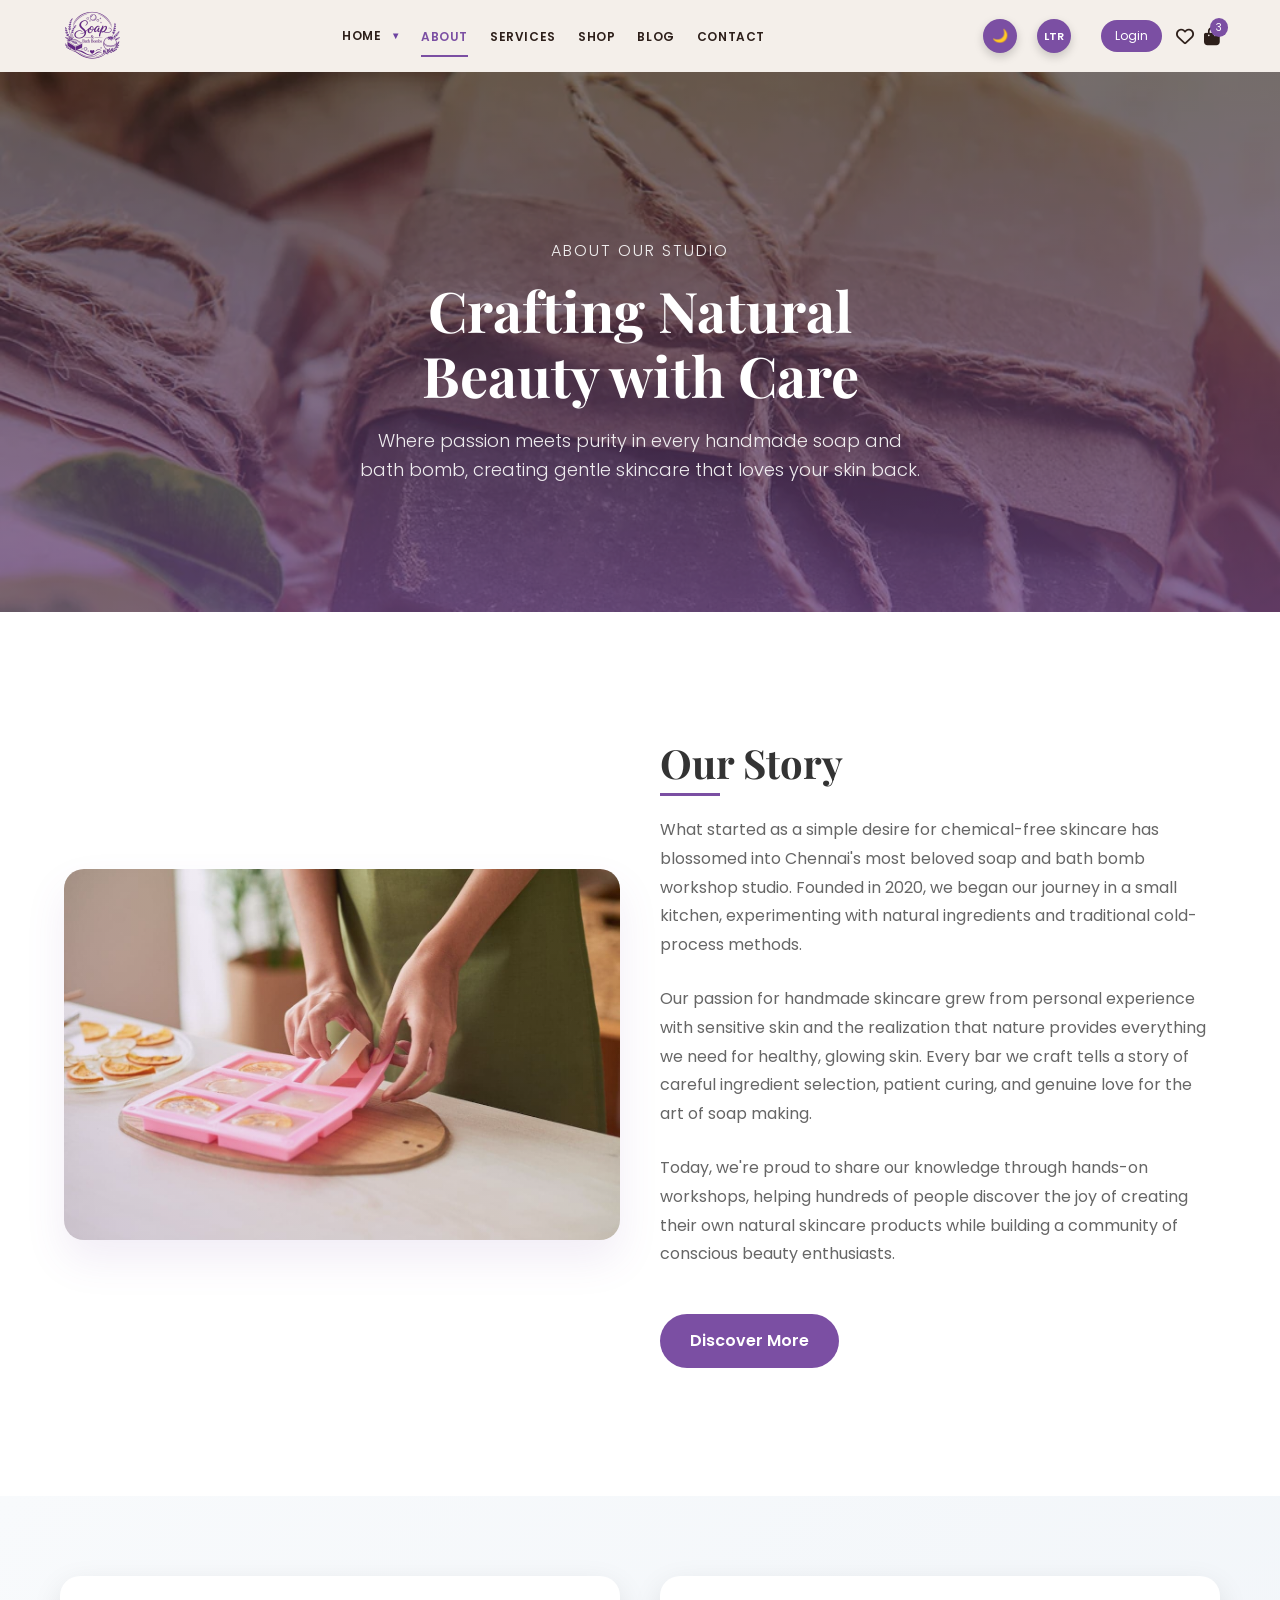
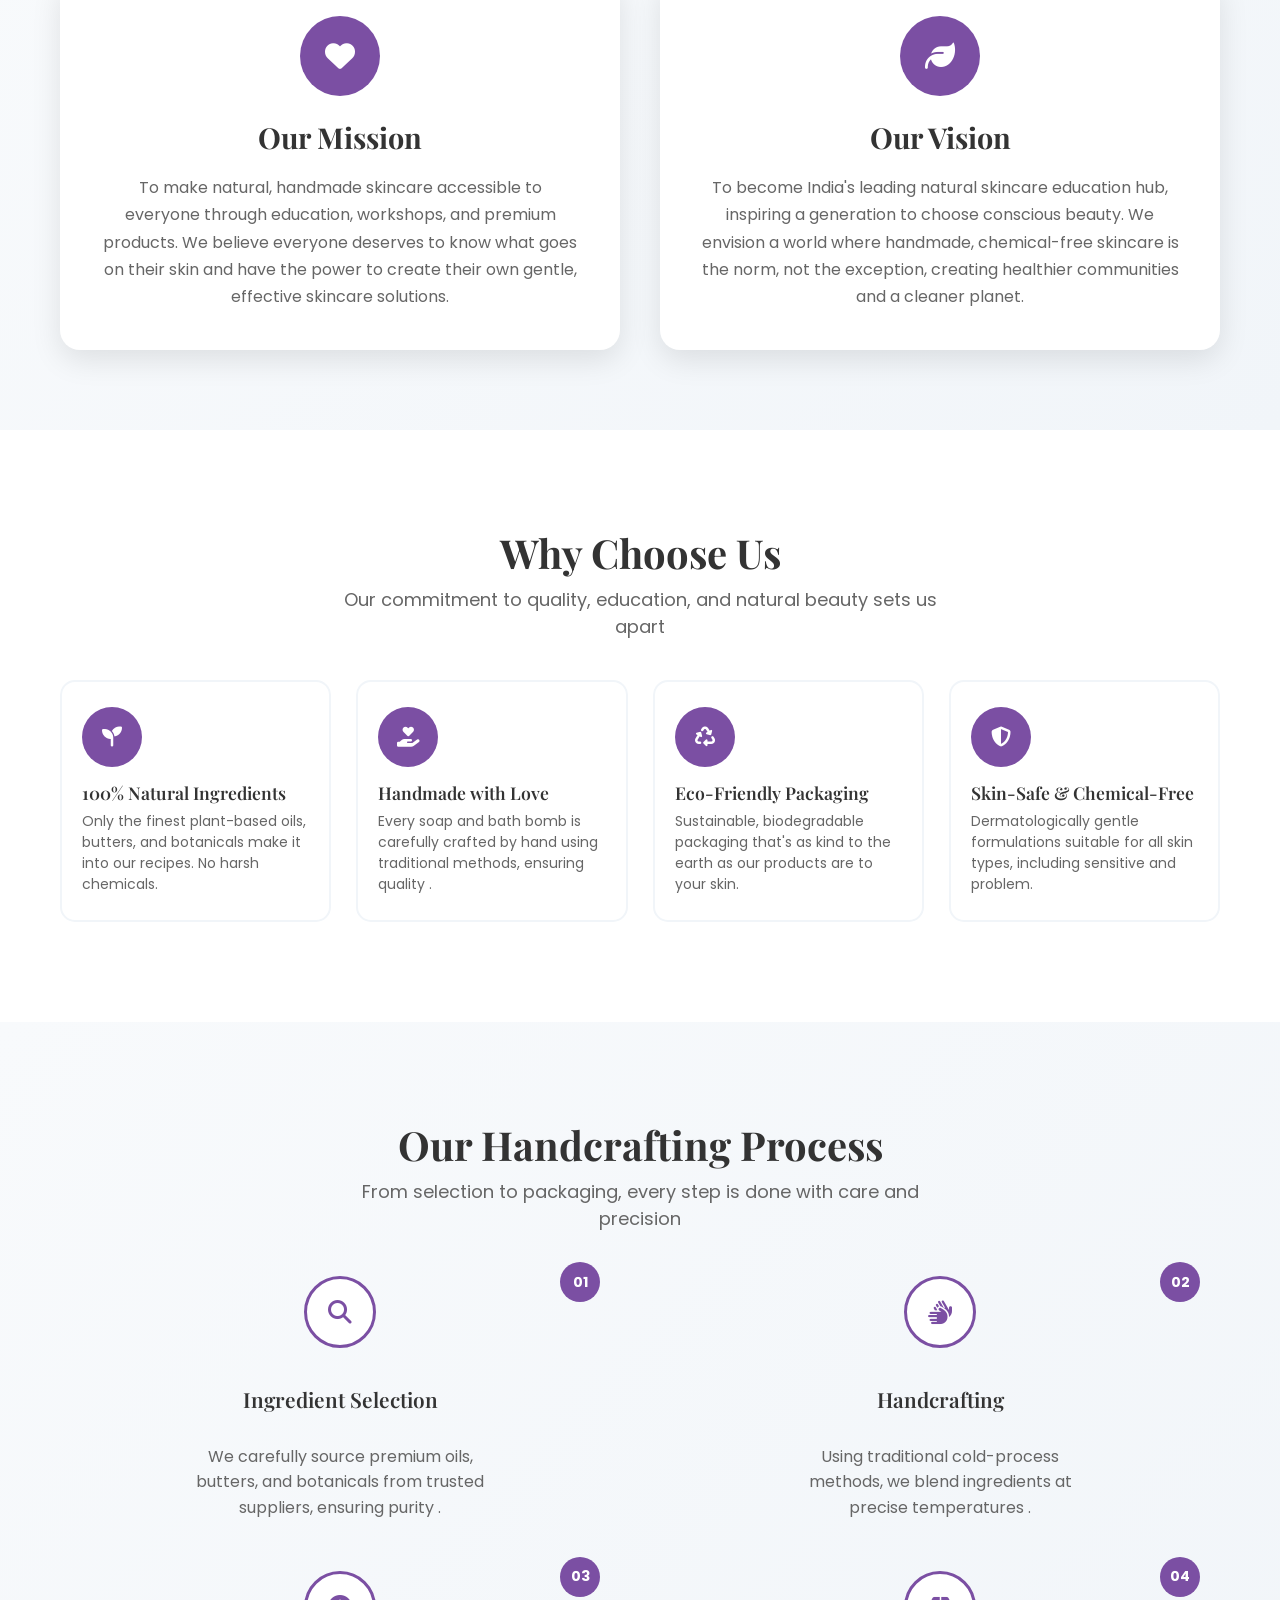
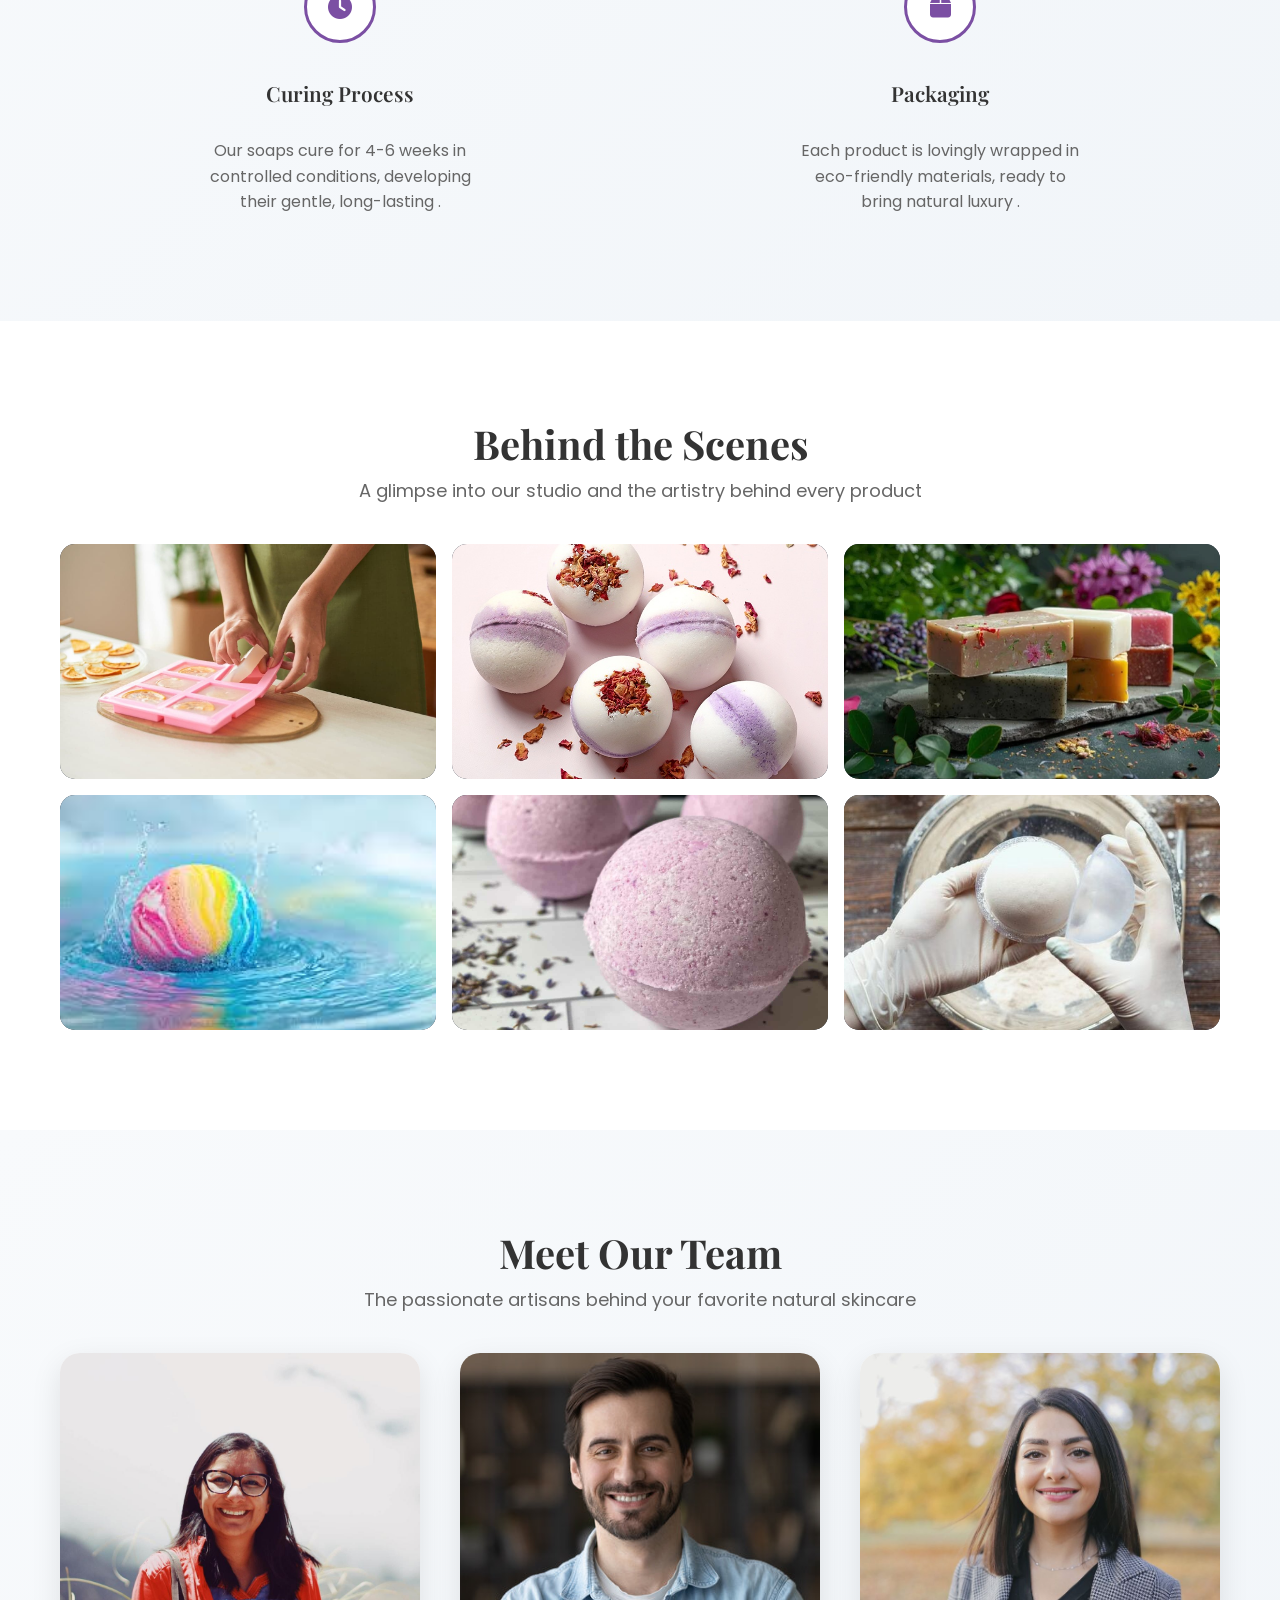
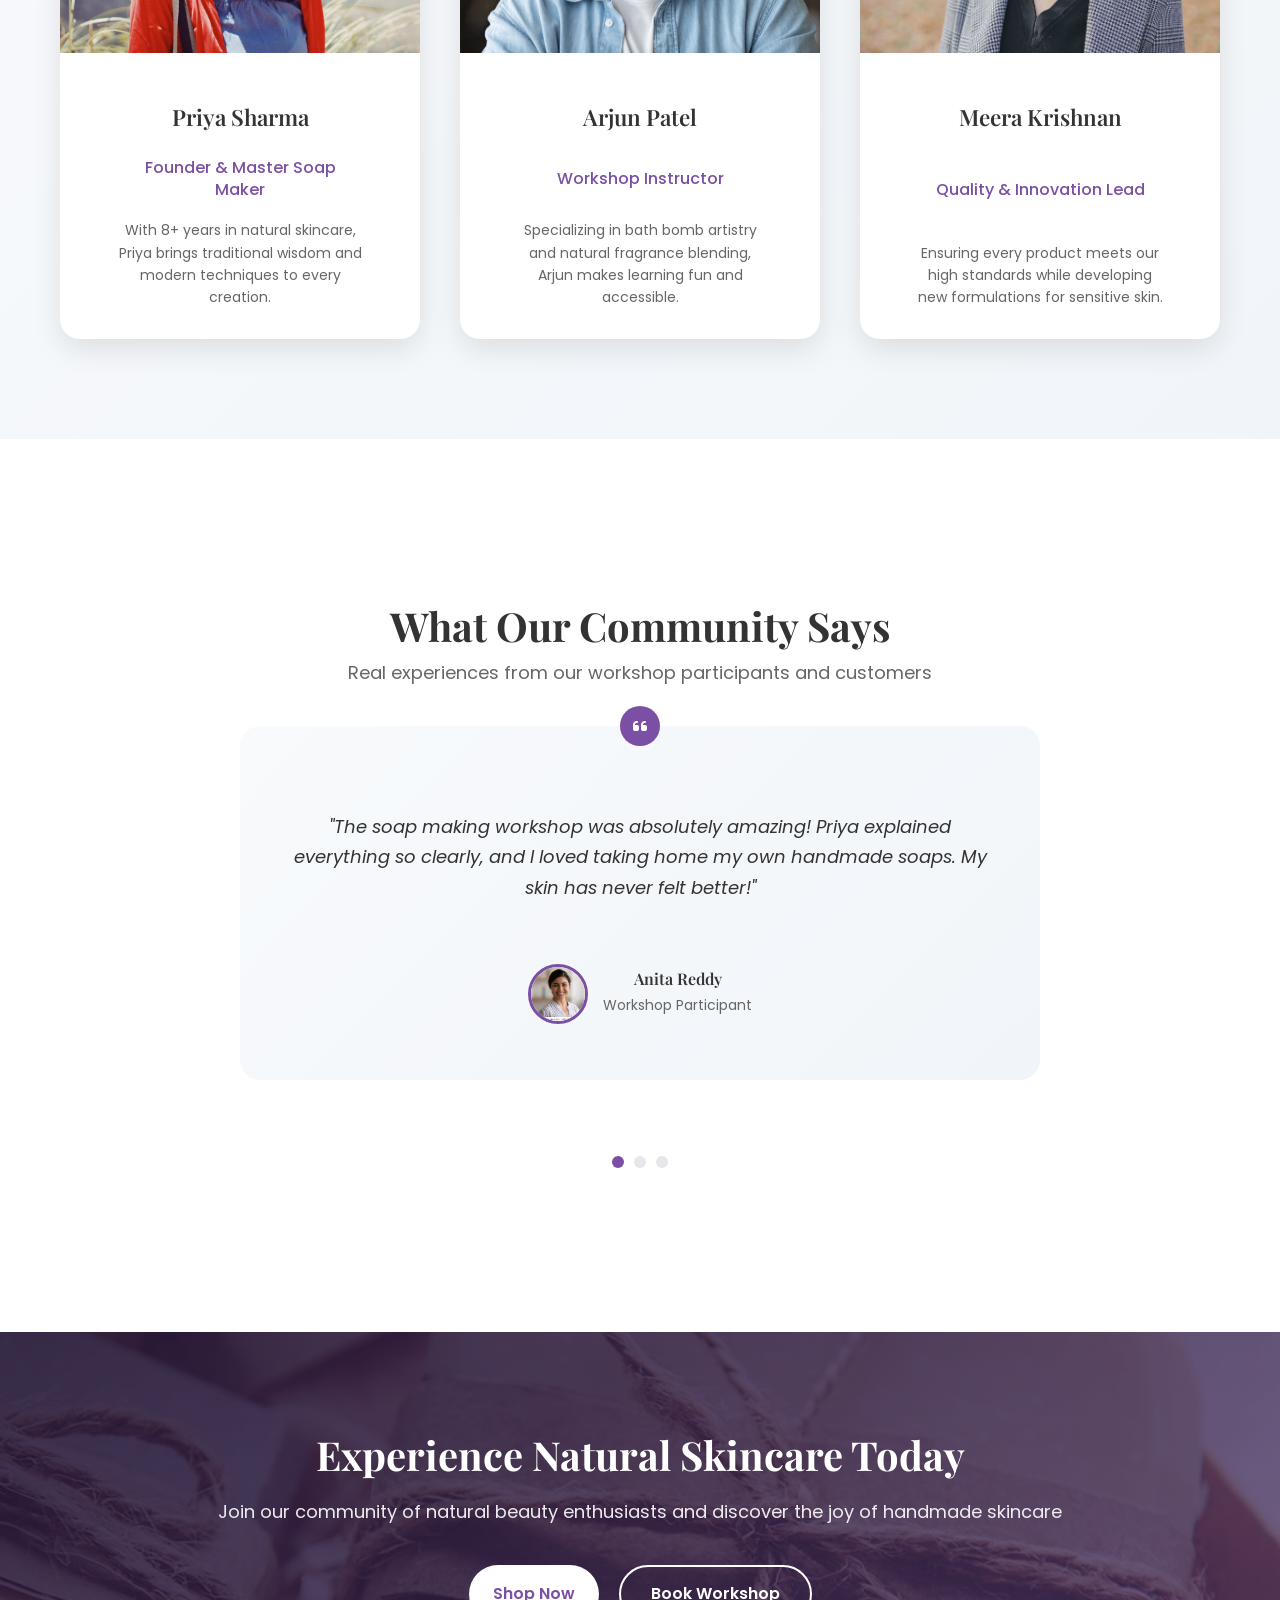
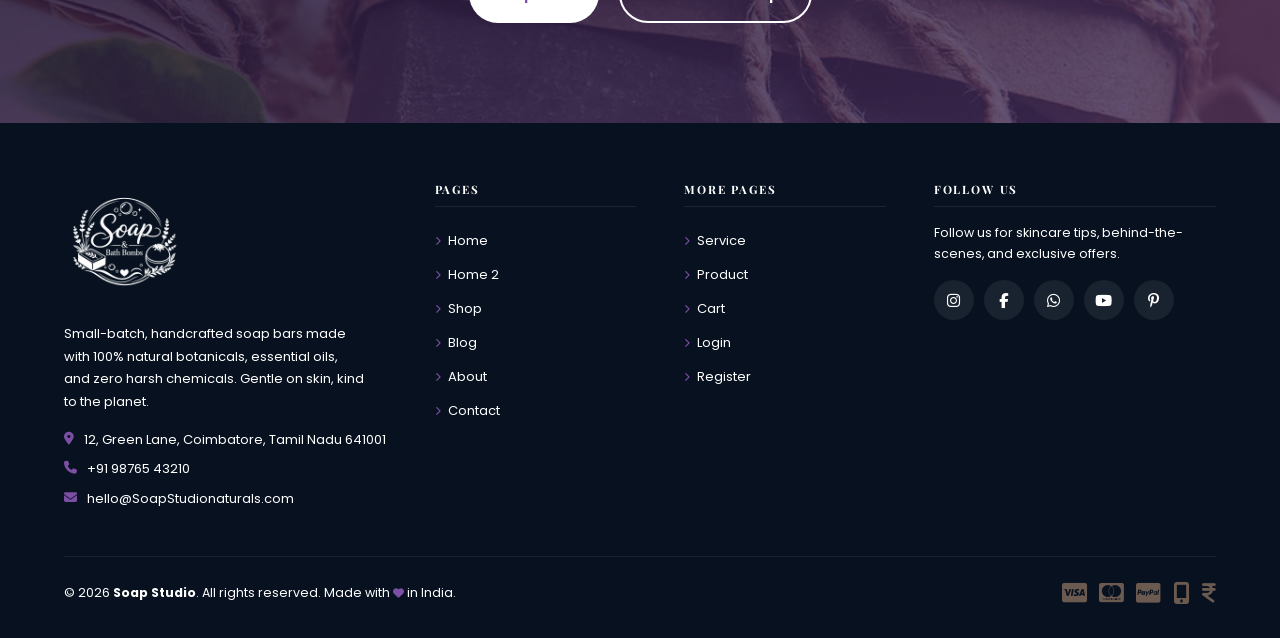
<file: about.html>
<!DOCTYPE html>
<html lang="en">
<head>
    <meta charset="UTF-8">
    <meta name="viewport" content="width=device-width, initial-scale=1.0">
    <link rel="icon" type="image/png" href="images/my-logo.png">
<title>About Us - Soap & Bath Bomb Workshop Studio</title>
    <link rel="stylesheet" href="css/about.css">
    <link rel="stylesheet" href="css/header.css">
    <link rel="stylesheet" href="css/dark.css">
    <link href="https://fonts.googleapis.com/css2?family=Poppins:wght@300;400;600;700&display=swap" rel="stylesheet">
    <link href="https://fonts.googleapis.com/css2?family=Playfair+Display:wght@400;600;700&display=swap" rel="stylesheet">
    <link rel="stylesheet" href="https://cdnjs.cloudflare.com/ajax/libs/font-awesome/6.5.0/css/all.min.css">
</head>
<body class="page-about">
<header class="site-header">
  <div class="header-container">


     <a href="index.html" class="logo">
      <img src="images/my-logo.png" alt="Soap Studio Logo" class="logo-img">
    </a>


    <!-- LEFT: Navigation -->
    <nav class="nav-left">
      <ul>
         <li class="dropdown">
            <a href="#" class="dropdown-trigger">Home <span class="dropdown-caret">▾</span></a>
            <ul class="dropdown-menu">
                <li><a href="index.html">Home 1</a></li>
                <li><a href="home-2.html">Home 2</a></li>
            </ul>
        </li>
        <li><a href="about.html" class="active">About</a></li>
        <li><a href="service.html">Services</a></li>
        <li><a href="shop.html">Shop</a></li>
        <li><a href="blog.html">Blog</a></li>
        <li><a href="contact.html">Contact</a></li>
      </ul>
    </nav>

    <!-- CENTER: Logo -->
  

    <!-- RIGHT: Icons -->
    <div class="nav-right">
      <a href="#" title="Wishlist"><i class="fa-regular fa-heart"></i></a>
      <a href="cart.html" title="Cart" class="cart-icon">
        <i class="fa-solid fa-bag-shopping"></i>
        <span class="cart-badge">3</span>
      </a>
    </div>

    <!-- MOBILE: Hamburger -->
    <button class="hamburger" id="hamburger" aria-label="Toggle menu">
      <span></span><span></span><span></span>
    </button>


      <button id="theme-toggle" class="theme-btn" aria-label="Toggle theme">🌙</button>
      <button id="rtl-toggle" class="rtl-btn" aria-label="Toggle RTL">
        <span id="rtl-icon">LTR</span>
      </button>

      <!-- BUY NOW RIGHT -->
      <a href="login.html" class="mobile-login-btn">Login</a>
  </div>

  <!-- MOBILE: Dropdown Nav -->
  <nav class="mobile-nav" id="mobileNav">
    <ul>
       <li class="mobile-dropdown">
         <button class="mobile-dropdown-toggle" type="button" aria-expanded="false">
           <span>Home</span>
           <span class="mobile-dropdown-caret">&#9662;</span>
         </button>
         <ul class="mobile-submenu">
           <li><a href="index.html">Home 1</a></li>
           <li><a href="home-2.html">Home 2</a></li>
         </ul>
       </li>
       <li><a href="about.html">About</a></li>
       <li><a href="service.html">Services</a></li>
       <li><a href="shop.html">Shop</a></li>
       <li><a href="blog.html">Blog</a></li>
       <li><a href="contact.html">Contact</a></li>
    </ul>
    <div class="mobile-nav-icons">
      <button class="theme-btn mobile-toggle-btn mobile-theme-toggle" aria-label="Toggle theme">🌙</button>
      <button class="rtl-btn mobile-toggle-btn mobile-rtl-toggle" aria-label="Toggle RTL">
        <span class="mobile-rtl-icon">LTR</span>
      </button>
      <a href="#" title="Wishlist"><i class="fa-regular fa-heart"></i></a>
      <a href="cart.html" title="Cart" class="cart-icon">
        <i class="fa-solid fa-bag-shopping"></i>
        <span class="cart-badge">3</span>
      </a>
      <a href="login.html" class="mobile-login-btn mobile-login-btn--menu">Login</a>
    </div>
  </nav>
  </header>
    <!-- Hero Banner -->
    <section class="hero-banner">
        <div class="hero-bg">
            <div class="hero-overlay"></div>
        </div>
        <div class="hero-content">
            <span class="hero-subtitle">About Our Studio</span>
            <h1 class="hero-title">Crafting Natural Beauty with Care</h1>
            <p class="hero-description">Where passion meets purity in every handmade soap and bath bomb, creating gentle skincare that loves your skin back.</p>
        </div>
    </section>

    <!-- Our Story Section -->
    <section class="our-story">
        <div class="container">
            <div class="story-layout">
                <div class="story-image">
                    <img src="images/soap-1.jpeg" alt="Soap making process">
                    <div class="image-overlay"></div>
                </div>
                <div class="story-content">
                    <h2>Our Story</h2>
                    <p>What started as a simple desire for chemical-free skincare has blossomed into Chennai's most beloved soap and bath bomb workshop studio. Founded in 2020, we began our journey in a small kitchen, experimenting with natural ingredients and traditional cold-process methods.</p>
                    
                    <p>Our passion for handmade skincare grew from personal experience with sensitive skin and the realization that nature provides everything we need for healthy, glowing skin. Every bar we craft tells a story of careful ingredient selection, patient curing, and genuine love for the art of soap making.</p>
                    
                    <p>Today, we're proud to share our knowledge through hands-on workshops, helping hundreds of people discover the joy of creating their own natural skincare products while building a community of conscious beauty enthusiasts.</p>
                    
                    <a href="#workshops" class="discover-btn">Discover More</a>
                </div>
            </div>
        </div>
    </section>

    <!-- Mission & Vision -->
    <section class="mission-vision">
        <div class="container">
            <div class="mv-grid">
                <div class="mv-card">
                    <div class="mv-icon">
                        <i class="fas fa-heart"></i>
                    </div>
                    <h3>Our Mission</h3>
                    <p>To make natural, handmade skincare accessible to everyone through education, workshops, and premium products. We believe everyone deserves to know what goes on their skin and have the power to create their own gentle, effective skincare solutions.</p>
                </div>
                <div class="mv-card">
                    <div class="mv-icon">
                        <i class="fas fa-leaf"></i>
                    </div>
                    <h3>Our Vision</h3>
                    <p>To become India's leading natural skincare education hub, inspiring a generation to choose conscious beauty. We envision a world where handmade, chemical-free skincare is the norm, not the exception, creating healthier communities and a cleaner planet.</p>
                </div>
            </div>
        </div>
    </section>

    <!-- Values Section -->
    <section class="values">
        <div class="container">
            <div class="section-header">
                <h2>Why Choose Us</h2>
                <p>Our commitment to quality, education, and natural beauty sets us apart</p>
            </div>
            <div class="values-grid">
                <div class="value-card">
                    <div class="value-icon">
                        <i class="fas fa-seedling"></i>
                    </div>
                    <div class="value-copy">
                        <h3>100% Natural Ingredients</h3>
                        <p>Only the finest plant-based oils, butters, and botanicals make it into our recipes. No harsh chemicals.</p>
                    </div>
                </div>
                <div class="value-card">
                    <div class="value-icon">
                        <i class="fas fa-hand-holding-heart"></i>
                    </div>
                    <div class="value-copy">
                        <h3>Handmade with Love</h3>
                        <p>Every soap and bath bomb is carefully crafted by hand using traditional methods, ensuring quality .</p>
                    </div>
                </div>
                <div class="value-card">
                    <div class="value-icon">
                        <i class="fas fa-recycle"></i>
                    </div>
                    <div class="value-copy">
                        <h3>Eco-Friendly Packaging</h3>
                        <p>Sustainable, biodegradable packaging that's as kind to the earth as our products are to your skin.</p>
                    </div>
                </div>
                <div class="value-card">
                    <div class="value-icon">
                        <i class="fas fa-shield-alt"></i>
                    </div>
                    <div class="value-copy">
                        <h3>Skin-Safe & Chemical-Free</h3>
                        <p>Dermatologically gentle formulations suitable for all skin types, including sensitive and problem.</p>
                    </div>
                </div>
            </div>
        </div>
    </section>

    <!-- Process Section -->
    <section class="process">
        <div class="container">
            <div class="section-header">
                <h2>Our Handcrafting Process</h2>
                <p>From selection to packaging, every step is done with care and precision</p>
            </div>
            <div class="process-steps">
                <div class="process-step">
                    <div class="step-number">01</div>
                    <div class="step-icon">
                        <i class="fas fa-search"></i>
                    </div>
                    <h3>Ingredient Selection</h3>
                    <p>We carefully source premium oils, butters, and botanicals from trusted suppliers, ensuring purity .</p>
                </div>
                <div class="process-step">
                    <div class="step-number">02</div>
                    <div class="step-icon">
                        <i class="fas fa-hands"></i>
                    </div>
                    <h3>Handcrafting</h3>
                    <p>Using traditional cold-process methods, we blend ingredients at precise temperatures .</p>
                </div>
                <div class="process-step">
                    <div class="step-number">03</div>
                    <div class="step-icon">
                        <i class="fas fa-clock"></i>
                    </div>
                    <h3>Curing Process</h3>
                    <p>Our soaps cure for 4-6 weeks in controlled conditions, developing their gentle, long-lasting .</p>
                </div>
                <div class="process-step">
                    <div class="step-number">04</div>
                    <div class="step-icon">
                        <i class="fas fa-box"></i>
                    </div>
                    <h3>Packaging</h3>
                    <p>Each product is lovingly wrapped in eco-friendly materials, ready to bring natural luxury .</p>
                </div>
            </div>
        </div>
    </section>

    <!-- Image Gallery -->
    <section class="gallery">
        <div class="container">
            <div class="section-header">
                <h2>Behind the Scenes</h2>
                <p>A glimpse into our studio and the artistry behind every product</p>
            </div>
            <div class="gallery-grid">
                <div class="gallery-item">
                    <img src="images/soap-1.jpeg" alt="Soap making process">
                    <div class="gallery-overlay">
                        <i class="fas fa-search-plus"></i>
                    </div>
                </div>
                <div class="gallery-item">
                    <img src="images/bath bombs.jpg" alt="Bath bomb creation">
                    <div class="gallery-overlay">
                        <i class="fas fa-search-plus"></i>
                    </div>
                </div>
                <div class="gallery-item">
                    <img src="images/handmade.webp" alt="Natural ingredients">
                    <div class="gallery-overlay">
                        <i class="fas fa-search-plus"></i>
                    </div>
                </div>
                <div class="gallery-item">
                    <img src="images/colourful.jpg" alt="Colorful soaps">
                    <div class="gallery-overlay">
                        <i class="fas fa-search-plus"></i>
                    </div>
                </div>
                <div class="gallery-item">
                    <img src="images/bomb-5.jpeg" alt="Finished products">
                    <div class="gallery-overlay">
                        <i class="fas fa-search-plus"></i>
                    </div>
                </div>
                <div class="gallery-item">
                    <img src="images/bath-bomb-preparation.jpg" alt="Workshop session">
                    <div class="gallery-overlay">
                        <i class="fas fa-search-plus"></i>
                    </div>
                </div>
            </div>
        </div>
    </section>

    <!-- Team Section -->
    <section class="team">
        <div class="container">
            <div class="section-header">
                <h2>Meet Our Team</h2>
                <p>The passionate artisans behind your favorite natural skincare</p>
            </div>
            <div class="team-grid">
                <div class="team-member">
                    <div class="member-image">
                        <img src="images/new-3.jpeg" alt="Priya Sharma">
                        <div class="member-overlay">
                            <div class="social-links">
                                <a href="#"><i class="fab fa-instagram"></i></a>
                                <a href="#"><i class="fab fa-linkedin"></i></a>
                            </div>
                        </div>
                    </div>
                    <div class="member-info">
                        <h3>Priya Sharma</h3>
                        <p class="member-role">Founder & Master Soap Maker</p>
                        <p class="member-bio">With 8+ years in natural skincare, Priya brings traditional wisdom and modern techniques to every creation.</p>
                    </div>
                </div>
                <div class="team-member">
                    <div class="member-image">
                        <img src="images/new.jpg" alt="Arjun Patel">
                        <div class="member-overlay">
                            <div class="social-links">
                                <a href="#"><i class="fab fa-instagram"></i></a>
                                <a href="#"><i class="fab fa-linkedin"></i></a>
                            </div>
                        </div>
                    </div>
                    <div class="member-info">
                        <h3>Arjun Patel</h3>
                        <p class="member-role">Workshop Instructor</p>
                        <p class="member-bio">Specializing in bath bomb artistry and natural fragrance blending, Arjun makes learning fun and accessible.</p>
                    </div>
                </div>
                <div class="team-member">
                    <div class="member-image">
                        <img src="images/customer-3.jpg" alt="Meera Krishnan">
                        <div class="member-overlay">
                            <div class="social-links">
                                <a href="#"><i class="fab fa-instagram"></i></a>
                                <a href="#"><i class="fab fa-linkedin"></i></a>
                            </div>
                        </div>
                    </div>
                    <div class="member-info">
                        <h3>Meera Krishnan</h3>
                        <p class="member-role">Quality & Innovation Lead</p>
                        <p class="member-bio">Ensuring every product meets our high standards while developing new formulations for sensitive skin.</p>
                    </div>
                </div>
            </div>
        </div>
    </section>

    <!-- Testimonials -->
    <section class="testimonials">
        <div class="container">
            <div class="section-header">
                <h2>What Our Community Says</h2>
                <p>Real experiences from our workshop participants and customers</p>
            </div>
            <div class="testimonials-slider">
                <div class="testimonial-track">
                    <div class="testimonial-card active">
                        <div class="testimonial-content">
                            <div class="quote-icon">
                                <i class="fas fa-quote-left"></i>
                            </div>
                            <p>"The soap making workshop was absolutely amazing! Priya explained everything so clearly, and I loved taking home my own handmade soaps. My skin has never felt better!"</p>
                            <div class="testimonial-author">
                                <img src="images/customer-1.webp" alt="Anita Reddy">
                                <div class="author-info">
                                    <h4>Anita Reddy</h4>
                                    <span>Workshop Participant</span>
                                </div>
                            </div>
                        </div>
                    </div>
                    <div class="testimonial-card">
                        <div class="testimonial-content">
                            <div class="quote-icon">
                                <i class="fas fa-quote-left"></i>
                            </div>
                            <p>"I've been using their lavender soap for months now, and it's transformed my sensitive skin. The quality is exceptional, and knowing it's handmade makes it even more special."</p>
                            <div class="testimonial-author">
                                <img src="images/customer-2.webp" alt="Rajesh Kumar">
                                <div class="author-info">
                                    <h4>Rajesh Kumar</h4>
                                    <span>Regular Customer</span>
                                </div>
                            </div>
                        </div>
                    </div>
                    <div class="testimonial-card">
                        <div class="testimonial-content">
                            <div class="quote-icon">
                                <i class="fas fa-quote-left"></i>
                            </div>
                            <p>"The bath bomb workshop was the perfect birthday activity for my daughter and her friends. They had so much fun, and the instructors were patient and encouraging ."</p>
                            <div class="testimonial-author">
                                <img src="images/customer-3.jpg" alt="Deepika Nair">
                                <div class="author-info">
                                    <h4>Deepika Nair</h4>
                                    <span>Parent & Customer</span>
                                </div>
                            </div>
                        </div>
                    </div>
                </div>
                <div class="testimonial-dots">
                    <span class="dot active" onclick="currentTestimonial(1)"></span>
                    <span class="dot" onclick="currentTestimonial(2)"></span>
                    <span class="dot" onclick="currentTestimonial(3)"></span>
                </div>
            </div>
        </div>
    </section>

    <!-- Call to Action -->
    <section class="cta-banner">
        <div class="cta-bg">
            <div class="cta-overlay"></div>
        </div>
        <div class="container">
            <div class="cta-content">
                <h2>Experience Natural Skincare Today</h2>
                <p>Join our community of natural beauty enthusiasts and discover the joy of handmade skincare</p>
                <div class="cta-buttons">
                    <a href="shop.html" class="btn-primary">Shop Now</a>
                    <a href="contact.html" class="btn-secondary">Book Workshop</a>
                </div>
            </div>
        </div>
    </section>

   <!-- ════════════════════════════════
     Footer
════════════════════════════════ -->
<footer class="site-footer">

  <!-- Top accent line -->
  <div class="footer-accent"></div>

  <div class="footer-container">

    <!-- ── MAIN GRID ── -->
    <div class="footer-grid">

      <!-- COL 1: Brand -->
      <div class="footer-col footer-col--brand">
        <a href="index.html" class="footer-logo">
          <img src="images/my-logo.png" alt="Soap Studio Logo" class="logo-img">
        </a>
        <p class="footer-about">
          Small-batch, handcrafted soap bars made with 100% natural botanicals,
          essential oils, and zero harsh chemicals. Gentle on skin, kind to the planet.
        </p>
        <!-- Contact -->
        <ul class="footer-contact">
          <li>
            <i class="fa-solid fa-location-dot"></i>
            <span>12, Green Lane, Coimbatore, Tamil Nadu 641001</span>
          </li>
          <li>
            <i class="fa-solid fa-phone"></i>
            <a href="tel:+919876543210">+91 98765 43210</a>
          </li>
          <li>
            <i class="fa-solid fa-envelope"></i>
            <a href="mailto:hello@SoapStudionaturals.com">hello@SoapStudionaturals.com</a>
          </li>
        </ul>
      </div>

      <!-- COL 2: Pages -->
      <div class="footer-col">
        <h4 class="footer-heading">Pages</h4>
        <ul class="footer-links">
          <li><a href="index.html"><i class="fa-solid fa-chevron-right"></i> Home</a></li>
          <li><a href="home-2.html"><i class="fa-solid fa-chevron-right"></i> Home 2</a></li>
          <li><a href="shop.html"><i class="fa-solid fa-chevron-right"></i> Shop</a></li>
          <li><a href="blog.html"><i class="fa-solid fa-chevron-right"></i> Blog</a></li>
          <li><a href="about.html"><i class="fa-solid fa-chevron-right"></i> About</a></li>
          <li><a href="contact.html"><i class="fa-solid fa-chevron-right"></i> Contact</a></li>
        </ul>
      </div>

      <!-- COL 3: More Pages -->
      <div class="footer-col">
        <h4 class="footer-heading">More Pages</h4>
        <ul class="footer-links">
          <li><a href="service.html"><i class="fa-solid fa-chevron-right"></i> Service</a></li>
          <li><a href="product.html"><i class="fa-solid fa-chevron-right"></i> Product</a></li>
          <li><a href="cart.html"><i class="fa-solid fa-chevron-right"></i> Cart</a></li>
          <li><a href="login.html"><i class="fa-solid fa-chevron-right"></i> Login</a></li>
          <li><a href="register.html"><i class="fa-solid fa-chevron-right"></i> Register</a></li>
        </ul>
      </div>

      <!-- COL 4: Social + Mini Newsletter -->
      <div class="footer-col footer-col--social">
        <h4 class="footer-heading">Follow Us</h4>
        <p class="footer-social-sub">Follow us for skincare tips, behind-the-scenes, and exclusive offers.</p>

        <div class="footer-socials">
          <a href="#" class="social-btn social-btn--ig" aria-label="Instagram">
            <i class="fa-brands fa-instagram"></i>
          </a>
          <a href="#" class="social-btn social-btn--fb" aria-label="Facebook">
            <i class="fa-brands fa-facebook-f"></i>
          </a>
          <a href="#" class="social-btn social-btn--wa" aria-label="WhatsApp">
            <i class="fa-brands fa-whatsapp"></i>
          </a>
          <a href="#" class="social-btn social-btn--yt" aria-label="YouTube">
            <i class="fa-brands fa-youtube"></i>
          </a>
          <a href="#" class="social-btn social-btn--pin" aria-label="Pinterest">
            <i class="fa-brands fa-pinterest-p"></i>
          </a>
        </div>

        <!-- Mini newsletter -->
      </div>

    </div><!-- /footer-grid -->

    <!-- ── BOTTOM BAR ── -->
    <div class="footer-bottom">
      <div class="footer-bottom-left">
        <p class="footer-copy">&copy; 2026 <strong>Soap Studio</strong>. All rights reserved. Made with <i class="fa-solid fa-heart footer-heart"></i> in India.</p>
      </div>
      <div class="footer-bottom-right">
        <!-- Payment icons -->
        <div class="footer-payments">
          <span class="pay-icon" title="Visa"><i class="fa-brands fa-cc-visa"></i></span>
          <span class="pay-icon" title="Mastercard"><i class="fa-brands fa-cc-mastercard"></i></span>
          <span class="pay-icon" title="PayPal"><i class="fa-brands fa-cc-paypal"></i></span>
          <span class="pay-icon" title="Razorpay"><i class="fa-solid fa-mobile-screen-button"></i></span>
          <span class="pay-icon" title="UPI"><i class="fa-solid fa-indian-rupee-sign"></i></span>
        </div>
      </div>
    </div>

  </div>
</footer>
    <!-- Back to Top -->
    <button class="back-to-top" id="backToTop">
        <i class="fa-solid fa-chevron-up"></i>
    </button>

    <!-- Scripts -->
    <script>
        // Back to top
        const btt = document.getElementById('backToTop');
        window.addEventListener('scroll', () => {
            btt.classList.toggle('visible', window.scrollY > 400);
        });
        btt.addEventListener('click', () => window.scrollTo({ top: 0, behavior: 'smooth' }));

        // Testimonials slider
        let testimonialIndex = 0;
        const testimonialCards = document.querySelectorAll('.testimonial-card');
        const testimonialDots = document.querySelectorAll('.testimonial-dots .dot');

        function showTestimonial(index) {
            testimonialCards.forEach((card, i) => {
                card.classList.toggle('active', i === index);
            });
            testimonialDots.forEach((dot, i) => {
                dot.classList.toggle('active', i === index);
            });
        }

        function moveTestimonial(direction) {
            testimonialIndex += direction;
            if (testimonialIndex < 0) testimonialIndex = testimonialCards.length - 1;
            if (testimonialIndex >= testimonialCards.length) testimonialIndex = 0;
            showTestimonial(testimonialIndex);
        }

        function currentTestimonial(index) {
            testimonialIndex = index - 1;
            showTestimonial(testimonialIndex);
        }

        // Auto-play testimonials
        setInterval(() => {
            moveTestimonial(1);
        }, 5000);

        // Smooth scroll for anchor links
        document.querySelectorAll('a[href^="#"]').forEach(anchor => {
            anchor.addEventListener('click', function (e) {
                e.preventDefault();
                const target = document.querySelector(this.getAttribute('href'));
                if (target) {
                    target.scrollIntoView({
                        behavior: 'smooth',
                        block: 'start'
                    });
                }
            });
        });

        // Scroll animations
        const observerOptions = {
            threshold: 0.1,
            rootMargin: '0px 0px -50px 0px'
        };

        const observer = new IntersectionObserver((entries) => {
            entries.forEach(entry => {
                if (entry.isIntersecting) {
                    entry.target.classList.add('animate');
                }
            });
        }, observerOptions);

        // Observe elements for animation
        document.querySelectorAll('.value-card, .process-step, .team-member, .gallery-item').forEach(el => {
            observer.observe(el);
        });
    </script>
<script src="js/theme.js"></script>
</body>
</html>
</file>
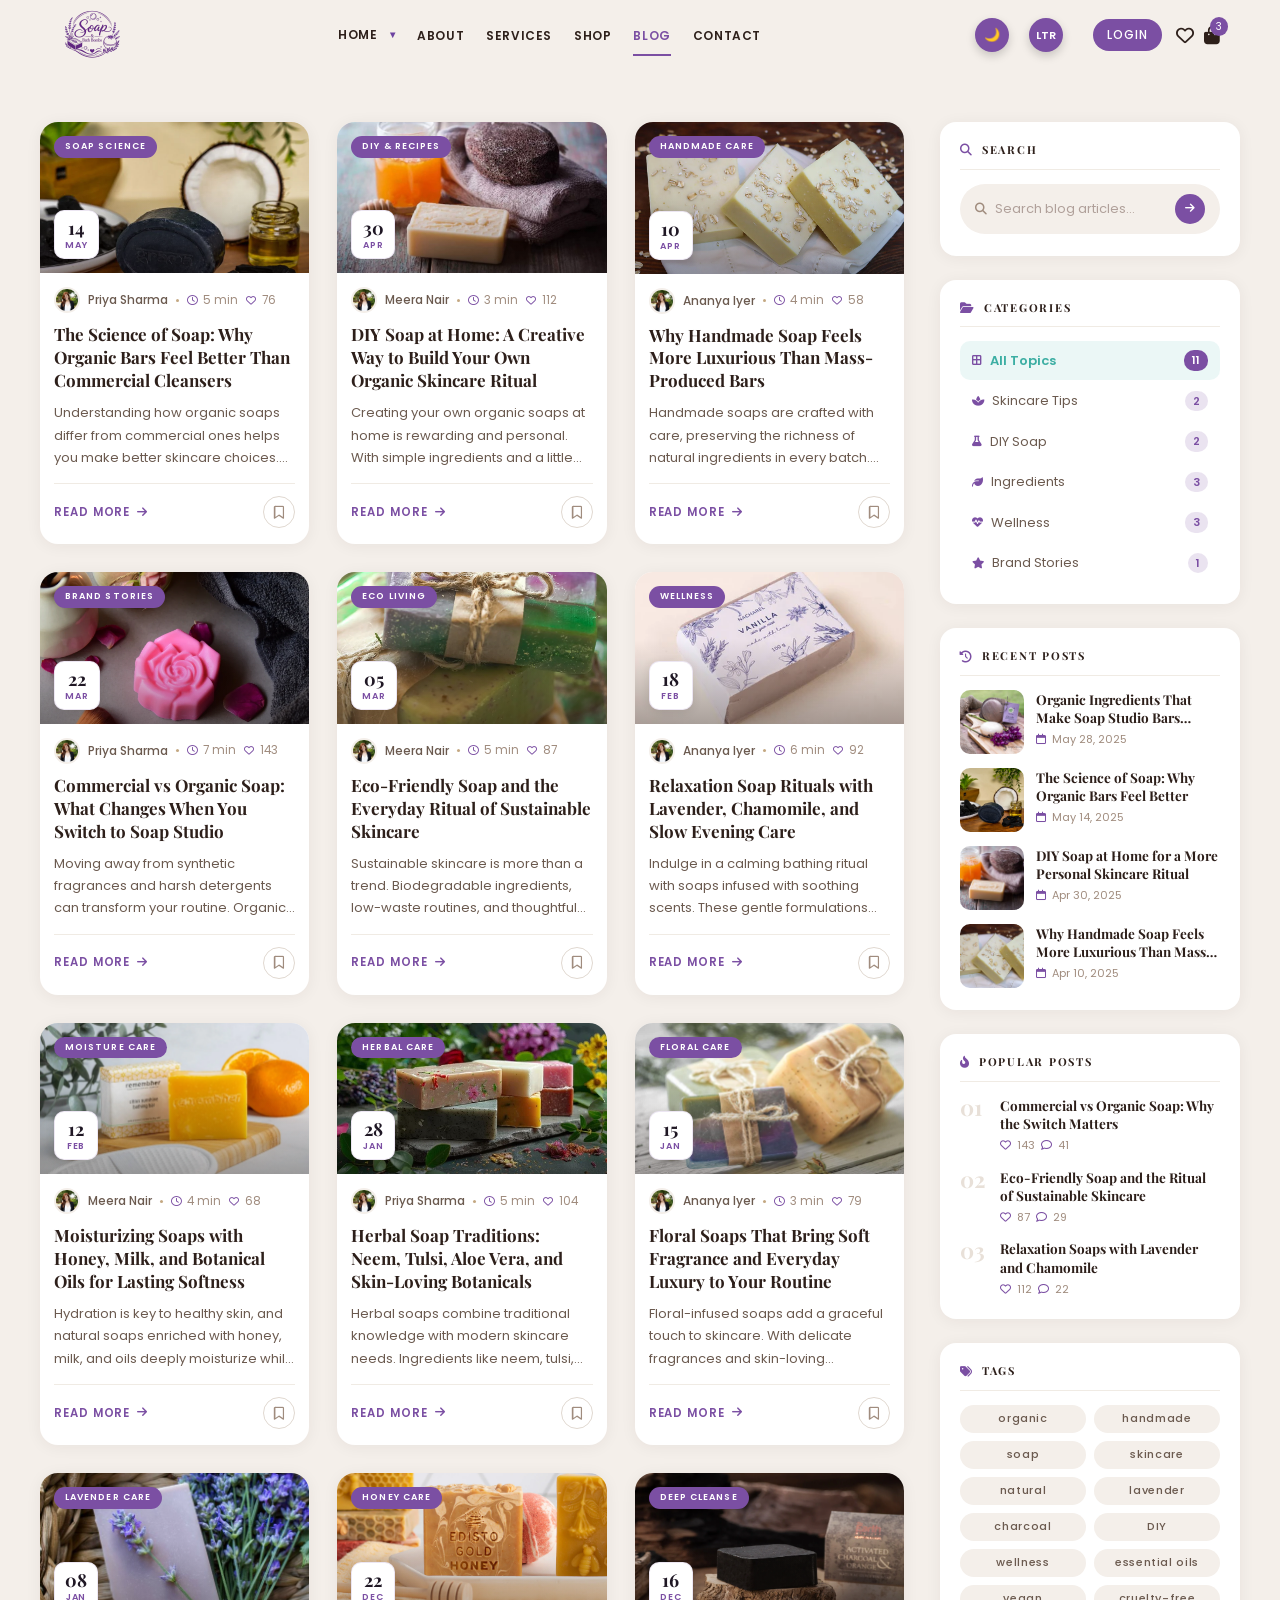
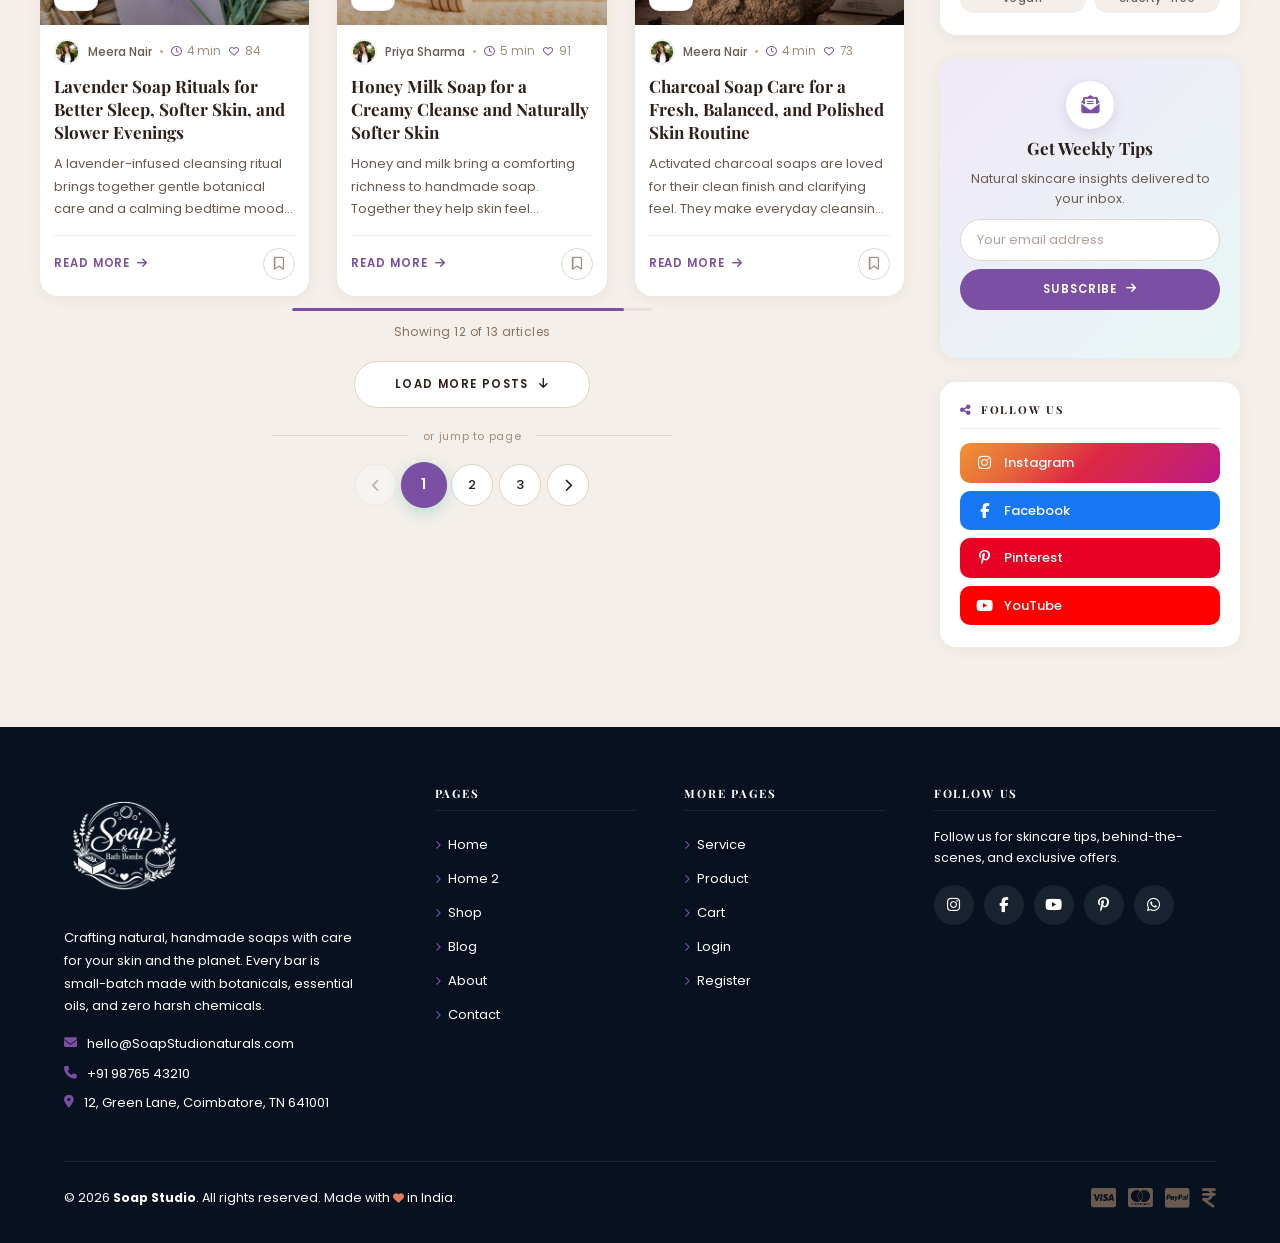
<file: blog.html>
<!DOCTYPE html>
<html lang="en">
<head>
  <meta charset="UTF-8" />
  <meta name="viewport" content="width=device-width, initial-scale=1.0" />
  <link rel="icon" type="image/png" href="images/my-logo.png">
<title>Soap Studio – Blog</title>
  <link rel="stylesheet" href="css/blog.css?v=9" />
  <link href="https://fonts.googleapis.com/css2?family=Playfair+Display:ital,wght@0,500;0,700;1,500&family=Poppins:wght@300;400;500;600&display=swap" rel="stylesheet" />
  <link rel="stylesheet" href="https://cdnjs.cloudflare.com/ajax/libs/font-awesome/6.5.0/css/all.min.css" />
    <link rel="stylesheet" href="css/header.css">
    <link rel="stylesheet" href="css/dark.css?v=9">
</head>
<body class="page-blog">

<!-- ════════════════════════════════
     Header
════════════════════════════════ -->
<header class="site-header">
  <div class="header-container">
    <a href="index.html" class="logo">
      <img src="images/my-logo.png" alt="Soap Studio Logo" class="logo-img">
    </a>

    <nav class="nav-left">
      <ul>
        <li class="dropdown">
          <a href="#" class="dropdown-trigger">Home <span class="dropdown-caret">▾</span></a>
          <ul class="dropdown-menu">
            <li><a href="index.html">Home 1</a></li>
            <li><a href="home-2.html">Home 2</a></li>
          </ul>
        </li>
        <li><a href="about.html">About</a></li>
        <li><a href="service.html">Services</a></li>
        <li><a href="shop.html">Shop</a></li>
        <li><a href="blog.html" class="active">Blog</a></li>
        <li><a href="contact.html">Contact</a></li>
      </ul>
    </nav>

    <div class="nav-right">
      <a href="#" title="Wishlist"><i class="fa-regular fa-heart"></i></a>
      <a href="cart.html" title="Cart" class="cart-icon">
        <i class="fa-solid fa-bag-shopping"></i>
        <span class="cart-badge">3</span>
      </a>
    </div>

    <button class="hamburger" id="hamburger" aria-label="Toggle menu">
      <span></span><span></span><span></span>
    </button>

    <button id="theme-toggle" class="theme-btn" aria-label="Toggle theme">🌙</button>
    <button id="rtl-toggle" class="rtl-btn" aria-label="Toggle RTL">
      <span id="rtl-icon">LTR</span>
    </button>

    <a href="login.html" class="mobile-login-btn">Login</a>
  </div>

  <nav class="mobile-nav" id="mobileNav">
    <ul>
       <li class="mobile-dropdown">
         <button class="mobile-dropdown-toggle" type="button" aria-expanded="false">
           <span>Home</span>
           <span class="mobile-dropdown-caret">&#9662;</span>
         </button>
         <ul class="mobile-submenu">
           <li><a href="index.html">Home 1</a></li>
           <li><a href="home-2.html">Home 2</a></li>
         </ul>
       </li>
       <li><a href="about.html">About</a></li>
       <li><a href="service.html">Services</a></li>
       <li><a href="shop.html">Shop</a></li>
       <li><a href="blog.html">Blog</a></li>
       <li><a href="contact.html">Contact</a></li>
    </ul>
    <div class="mobile-nav-icons">
      <button class="theme-btn mobile-toggle-btn mobile-theme-toggle" aria-label="Toggle theme">🌙</button>
      <button class="rtl-btn mobile-toggle-btn mobile-rtl-toggle" aria-label="Toggle RTL">
        <span class="mobile-rtl-icon">LTR</span>
      </button>
      <a href="#" title="Wishlist"><i class="fa-regular fa-heart"></i></a>
      <a href="cart.html" title="Cart" class="cart-icon">
        <i class="fa-solid fa-bag-shopping"></i>
        <span class="cart-badge">3</span>
      </a>
      <a href="login.html" class="mobile-login-btn mobile-login-btn--menu">Login</a>
    </div>
  </nav>
</header>






<!-- ════════════════════════════════
     Blog Grid Section
════════════════════════════════ -->
<section class="bg-section">
  <div class="bg-container">

    <!-- Section header -->
    <div class="bg-header">
      <div class="bg-header-left"></div>
    </div>

    <!-- ── Two-column layout: grid + sidebar ── -->
    <div class="bg-layout">

      <!-- LEFT: Grid + Pagination -->
      <div class="bg-main-col">

    <!-- Grid -->
    <div class="bg-grid" id="bgGrid">

      <!-- Card 2 -->
      <article class="bg-card" data-cat="skincare">
        <div class="bg-card-img-wrap">
          <img src="images/charcoal.webp" alt="Science of organic soap" class="bg-card-img" />
          <div class="bg-card-overlay"></div>
          <span class="bg-card-tag bg-card-tag--dark">Soap Science</span>
          <div class="bg-date-badge">
            <span class="bg-date-day">14</span>
            <span class="bg-date-mon">May</span>
          </div>
          <div class="bg-card-hover-cta">Read Article <i class="fa-solid fa-arrow-right"></i></div>
        </div>
        <div class="bg-card-body">
          <div class="bg-card-meta">
            <img src="images/priya.jpg" alt="Priya Sharma" class="bg-avatar" />
            <span class="bg-author">Priya Sharma</span>
            <span class="bg-dot"></span>
            <span><i class="fa-regular fa-clock"></i> 5 min</span>
            <span><i class="fa-regular fa-heart"></i> 76</span>
          </div>
          <h3 class="bg-card-title">The Science of Soap: Why Organic Bars Feel Better Than Commercial Cleansers</h3>
          <p class="bg-card-excerpt">Understanding how organic soaps differ from commercial ones helps you make better skincare choices. Natural bars retain glycerin and beneficial oils for deep hydration and a balanced cleanse.</p>
          <div class="bg-card-footer">
            <a href="#" class="bg-read-more">Read More <i class="fa-solid fa-arrow-right"></i></a>
            <button class="bg-save-btn" aria-label="Save"><i class="fa-regular fa-bookmark"></i></button>
          </div>
        </div>
      </article>

      <!-- Card 3 -->
      <article class="bg-card" data-cat="diy">
        <div class="bg-card-img-wrap">
          <img src="images/honey.webp" alt="DIY soap making" class="bg-card-img" />
          <div class="bg-card-overlay"></div>
          <span class="bg-card-tag bg-card-tag--gold">DIY &amp; Recipes</span>
          <div class="bg-date-badge">
            <span class="bg-date-day">30</span>
            <span class="bg-date-mon">Apr</span>
          </div>
          <div class="bg-card-hover-cta">Read Article <i class="fa-solid fa-arrow-right"></i></div>
        </div>
        <div class="bg-card-body">
          <div class="bg-card-meta">
            <img src="images/priya.jpg" alt="Meera Nair" class="bg-avatar" />
            <span class="bg-author">Meera Nair</span>
            <span class="bg-dot"></span>
            <span><i class="fa-regular fa-clock"></i> 3 min</span>
            <span><i class="fa-regular fa-heart"></i> 112</span>
          </div>
          <h3 class="bg-card-title">DIY Soap at Home: A Creative Way to Build Your Own Organic Skincare Ritual</h3>
          <p class="bg-card-excerpt">Creating your own organic soaps at home is rewarding and personal. With simple ingredients and a little guidance, you can craft bars tailored to your skin while embracing sustainable self-care.</p>
          <div class="bg-card-footer">
            <a href="#" class="bg-read-more">Read More <i class="fa-solid fa-arrow-right"></i></a>
            <button class="bg-save-btn" aria-label="Save"><i class="fa-regular fa-bookmark"></i></button>
          </div>
        </div>
      </article>

      <!-- Card 4 -->
      <article class="bg-card" data-cat="ingredients">
        <div class="bg-card-img-wrap">
          <img src="images/oats.webp" alt="Handmade soap benefits" class="bg-card-img" />
          <div class="bg-card-overlay"></div>
          <span class="bg-card-tag bg-card-tag--teal">Handmade Care</span>
          <div class="bg-date-badge">
            <span class="bg-date-day">10</span>
            <span class="bg-date-mon">Apr</span>
          </div>
          <div class="bg-card-hover-cta">Read Article <i class="fa-solid fa-arrow-right"></i></div>
        </div>
        <div class="bg-card-body">
          <div class="bg-card-meta">
            <img src="images/priya.jpg" alt="Ananya Iyer" class="bg-avatar" />
            <span class="bg-author">Ananya Iyer</span>
            <span class="bg-dot"></span>
            <span><i class="fa-regular fa-clock"></i> 4 min</span>
            <span><i class="fa-regular fa-heart"></i> 58</span>
          </div>
          <h3 class="bg-card-title">Why Handmade Soap Feels More Luxurious Than Mass-Produced Bars</h3>
          <p class="bg-card-excerpt">Handmade soaps are crafted with care, preserving the richness of natural ingredients in every batch. The result is a gentle cleansing experience that feels both effective and indulgent.</p>
          <div class="bg-card-footer">
            <a href="#" class="bg-read-more">Read More <i class="fa-solid fa-arrow-right"></i></a>
            <button class="bg-save-btn" aria-label="Save"><i class="fa-regular fa-bookmark"></i></button>
          </div>
        </div>
      </article>

      <!-- Card 5 -->
      <article class="bg-card" data-cat="brand">
        <div class="bg-card-img-wrap">
          <img src="images/rose.webp" alt="Commercial vs organic soap" class="bg-card-img" />
          <div class="bg-card-overlay"></div>
          <span class="bg-card-tag bg-card-tag--purple">Brand Stories</span>
          <div class="bg-date-badge">
            <span class="bg-date-day">22</span>
            <span class="bg-date-mon">Mar</span>
          </div>
          <div class="bg-card-hover-cta">Read Article <i class="fa-solid fa-arrow-right"></i></div>
        </div>
        <div class="bg-card-body">
          <div class="bg-card-meta">
            <img src="images/priya.jpg" alt="Priya Sharma" class="bg-avatar" />
            <span class="bg-author">Priya Sharma</span>
            <span class="bg-dot"></span>
            <span><i class="fa-regular fa-clock"></i> 7 min</span>
            <span><i class="fa-regular fa-heart"></i> 143</span>
          </div>
          <h3 class="bg-card-title">Commercial vs Organic Soap: What Changes When You Switch to Soap Studio</h3>
          <p class="bg-card-excerpt">Moving away from synthetic fragrances and harsh detergents can transform your routine. Organic soap helps maintain skin health while delivering a naturally clean, refreshing experience.</p>
          <div class="bg-card-footer">
            <a href="#" class="bg-read-more">Read More <i class="fa-solid fa-arrow-right"></i></a>
            <button class="bg-save-btn" aria-label="Save"><i class="fa-regular fa-bookmark"></i></button>
          </div>
        </div>
      </article>

      <!-- Card 6 -->
      <article class="bg-card" data-cat="skincare">
        <div class="bg-card-img-wrap">
          <img src="images/handmade-soap-on-wooden-background-2023-11-27-04-50-10-utc.webp" alt="Eco-friendly soap living" class="bg-card-img" />
          <div class="bg-card-overlay"></div>
          <span class="bg-card-tag bg-card-tag--dark">Eco Living</span>
          <div class="bg-date-badge">
            <span class="bg-date-day">05</span>
            <span class="bg-date-mon">Mar</span>
          </div>
          <div class="bg-card-hover-cta">Read Article <i class="fa-solid fa-arrow-right"></i></div>
        </div>
        <div class="bg-card-body">
          <div class="bg-card-meta">
            <img src="images/priya.jpg" alt="Meera Nair" class="bg-avatar" />
            <span class="bg-author">Meera Nair</span>
            <span class="bg-dot"></span>
            <span><i class="fa-regular fa-clock"></i> 5 min</span>
            <span><i class="fa-regular fa-heart"></i> 87</span>
          </div>
          <h3 class="bg-card-title">Eco-Friendly Soap and the Everyday Ritual of Sustainable Skincare</h3>
          <p class="bg-card-excerpt">Sustainable skincare is more than a trend. Biodegradable ingredients, low-waste routines, and thoughtful formulas make organic soap a kinder choice for your skin and the environment.</p>
          <div class="bg-card-footer">
            <a href="#" class="bg-read-more">Read More <i class="fa-solid fa-arrow-right"></i></a>
            <button class="bg-save-btn" aria-label="Save"><i class="fa-regular fa-bookmark"></i></button>
          </div>
        </div>
      </article>

      <!-- Card 7 - NEW -->
      <article class="bg-card" data-cat="wellness">
        <div class="bg-card-img-wrap">
          <img src="images/vanilla.webp" alt="Relaxation soap ritual" class="bg-card-img" />
          <div class="bg-card-overlay"></div>
          <span class="bg-card-tag bg-card-tag--purple">Wellness</span>
          <div class="bg-date-badge">
            <span class="bg-date-day">18</span>
            <span class="bg-date-mon">Feb</span>
          </div>
          <div class="bg-card-hover-cta">Read Article <i class="fa-solid fa-arrow-right"></i></div>
        </div>
        <div class="bg-card-body">
          <div class="bg-card-meta">
            <img src="images/priya.jpg" alt="Ananya Iyer" class="bg-avatar" />
            <span class="bg-author">Ananya Iyer</span>
            <span class="bg-dot"></span>
            <span><i class="fa-regular fa-clock"></i> 6 min</span>
            <span><i class="fa-regular fa-heart"></i> 92</span>
          </div>
          <h3 class="bg-card-title">Relaxation Soap Rituals with Lavender, Chamomile, and Slow Evening Care</h3>
          <p class="bg-card-excerpt">Indulge in a calming bathing ritual with soaps infused with soothing scents. These gentle formulations help relax the mind and body, turning simple routines into quiet moments of wellness.</p>
          <div class="bg-card-footer">
            <a href="#" class="bg-read-more">Read More <i class="fa-solid fa-arrow-right"></i></a>
            <button class="bg-save-btn" aria-label="Save"><i class="fa-regular fa-bookmark"></i></button>
          </div>
        </div>
      </article>

      <!-- Card 8 - NEW -->
      <article class="bg-card" data-cat="diy">
        <div class="bg-card-img-wrap">
          <img src="images/citrus.webp" alt="Moisturizing soap care" class="bg-card-img" />
          <div class="bg-card-overlay"></div>
          <span class="bg-card-tag bg-card-tag--gold">Moisture Care</span>
          <div class="bg-date-badge">
            <span class="bg-date-day">12</span>
            <span class="bg-date-mon">Feb</span>
          </div>
          <div class="bg-card-hover-cta">Read Article <i class="fa-solid fa-arrow-right"></i></div>
        </div>
        <div class="bg-card-body">
          <div class="bg-card-meta">
            <img src="images/priya.jpg" alt="Meera Nair" class="bg-avatar" />
            <span class="bg-author">Meera Nair</span>
            <span class="bg-dot"></span>
            <span><i class="fa-regular fa-clock"></i> 4 min</span>
            <span><i class="fa-regular fa-heart"></i> 68</span>
          </div>
          <h3 class="bg-card-title">Moisturizing Soaps with Honey, Milk, and Botanical Oils for Lasting Softness</h3>
          <p class="bg-card-excerpt">Hydration is key to healthy skin, and natural soaps enriched with honey, milk, and oils deeply moisturize while cleansing. Skin feels soft, smooth, and refreshed after every wash.</p>
          <div class="bg-card-footer">
            <a href="#" class="bg-read-more">Read More <i class="fa-solid fa-arrow-right"></i></a>
            <button class="bg-save-btn" aria-label="Save"><i class="fa-regular fa-bookmark"></i></button>
          </div>
        </div>
      </article>

      <!-- Card 9 - NEW -->
      <article class="bg-card" data-cat="ingredients">
        <div class="bg-card-img-wrap">
          <img src="images/handmade.webp" alt="Herbal soap ingredients" class="bg-card-img" />
          <div class="bg-card-overlay"></div>
          <span class="bg-card-tag bg-card-tag--teal">Herbal Care</span>
          <div class="bg-date-badge">
            <span class="bg-date-day">28</span>
            <span class="bg-date-mon">Jan</span>
          </div>
          <div class="bg-card-hover-cta">Read Article <i class="fa-solid fa-arrow-right"></i></div>
        </div>
        <div class="bg-card-body">
          <div class="bg-card-meta">
            <img src="images/priya.jpg" alt="Priya Sharma" class="bg-avatar" />
            <span class="bg-author">Priya Sharma</span>
            <span class="bg-dot"></span>
            <span><i class="fa-regular fa-clock"></i> 5 min</span>
            <span><i class="fa-regular fa-heart"></i> 104</span>
          </div>
          <h3 class="bg-card-title">Herbal Soap Traditions: Neem, Tulsi, Aloe Vera, and Skin-Loving Botanicals</h3>
          <p class="bg-card-excerpt">Herbal soaps combine traditional knowledge with modern skincare needs. Ingredients like neem, tulsi, and aloe vera naturally cleanse, protect, and rejuvenate the skin.</p>
          <div class="bg-card-footer">
            <a href="#" class="bg-read-more">Read More <i class="fa-solid fa-arrow-right"></i></a>
            <button class="bg-save-btn" aria-label="Save"><i class="fa-regular fa-bookmark"></i></button>
          </div>
        </div>
      </article>

      <!-- Card 10 - NEW -->
      <article class="bg-card" data-cat="wellness">
        <div class="bg-card-img-wrap">
          <img src="images/green.webp" alt="Floral soap story" class="bg-card-img" />
          <div class="bg-card-overlay"></div>
          <span class="bg-card-tag bg-card-tag--green">Floral Care</span>
          <div class="bg-date-badge">
            <span class="bg-date-day">15</span>
            <span class="bg-date-mon">Jan</span>
          </div>
          <div class="bg-card-hover-cta">Read Article <i class="fa-solid fa-arrow-right"></i></div>
        </div>
        <div class="bg-card-body">
          <div class="bg-card-meta">
            <img src="images/priya.jpg" alt="Ananya Iyer" class="bg-avatar" />
            <span class="bg-author">Ananya Iyer</span>
            <span class="bg-dot"></span>
            <span><i class="fa-regular fa-clock"></i> 3 min</span>
            <span><i class="fa-regular fa-heart"></i> 79</span>
          </div>
          <h3 class="bg-card-title">Floral Soaps That Bring Soft Fragrance and Everyday Luxury to Your Routine</h3>
          <p class="bg-card-excerpt">Floral-infused soaps add a graceful touch to skincare. With delicate fragrances and skin-loving botanicals, they turn daily cleansing into a more elegant and uplifting ritual.</p>
          <div class="bg-card-footer">
            <a href="#" class="bg-read-more">Read More <i class="fa-solid fa-arrow-right"></i></a>
            <button class="bg-save-btn" aria-label="Save"><i class="fa-regular fa-bookmark"></i></button>
          </div>
        </div>
      </article>

      <!-- Card 11 - NEW -->
      <article class="bg-card" data-cat="wellness">
        <div class="bg-card-img-wrap">
          <img src="images/lavender-2.jpg" alt="Lavender bedtime soap ritual" class="bg-card-img" />
          <div class="bg-card-overlay"></div>
          <span class="bg-card-tag bg-card-tag--purple">Lavender Care</span>
          <div class="bg-date-badge">
            <span class="bg-date-day">08</span>
            <span class="bg-date-mon">Jan</span>
          </div>
          <div class="bg-card-hover-cta">Read Article <i class="fa-solid fa-arrow-right"></i></div>
        </div>
        <div class="bg-card-body">
          <div class="bg-card-meta">
            <img src="images/priya.jpg" alt="Meera Nair" class="bg-avatar" />
            <span class="bg-author">Meera Nair</span>
            <span class="bg-dot"></span>
            <span><i class="fa-regular fa-clock"></i> 4 min</span>
            <span><i class="fa-regular fa-heart"></i> 84</span>
          </div>
          <h3 class="bg-card-title">Lavender Soap Rituals for Better Sleep, Softer Skin, and Slower Evenings</h3>
          <p class="bg-card-excerpt">A lavender-infused cleansing ritual brings together gentle botanical care and a calming bedtime mood. It is the kind of everyday luxury that helps skin feel comforted and the mind feel quieter.</p>
          <div class="bg-card-footer">
            <a href="#" class="bg-read-more">Read More <i class="fa-solid fa-arrow-right"></i></a>
            <button class="bg-save-btn" aria-label="Save"><i class="fa-regular fa-bookmark"></i></button>
          </div>
        </div>
      </article>

      <!-- Card 12 -->
      <article class="bg-card" data-cat="ingredients">
        <div class="bg-card-img-wrap">
          <img src="images/honey-2.webp" alt="Honey milk soap care" class="bg-card-img" />
          <div class="bg-card-overlay"></div>
          <span class="bg-card-tag bg-card-tag--gold">Honey Care</span>
          <div class="bg-date-badge">
            <span class="bg-date-day">22</span>
            <span class="bg-date-mon">Dec</span>
          </div>
          <div class="bg-card-hover-cta">Read Article <i class="fa-solid fa-arrow-right"></i></div>
        </div>
        <div class="bg-card-body">
          <div class="bg-card-meta">
            <img src="images/priya.jpg" alt="Priya Sharma" class="bg-avatar" />
            <span class="bg-author">Priya Sharma</span>
            <span class="bg-dot"></span>
            <span><i class="fa-regular fa-clock"></i> 5 min</span>
            <span><i class="fa-regular fa-heart"></i> 91</span>
          </div>
          <h3 class="bg-card-title">Honey Milk Soap for a Creamy Cleanse and Naturally Softer Skin</h3>
          <p class="bg-card-excerpt">Honey and milk bring a comforting richness to handmade soap. Together they help skin feel nourished, smooth, and gently refreshed after every wash.</p>
          <div class="bg-card-footer">
            <a href="#" class="bg-read-more">Read More <i class="fa-solid fa-arrow-right"></i></a>
            <button class="bg-save-btn" aria-label="Save"><i class="fa-regular fa-bookmark"></i></button>
          </div>
        </div>
      </article>

      <!-- Card 13 -->
      <article class="bg-card" data-cat="skincare">
        <div class="bg-card-img-wrap">
          <img src="images/charcoal-2.webp" alt="Charcoal soap skincare" class="bg-card-img" />
          <div class="bg-card-overlay"></div>
          <span class="bg-card-tag bg-card-tag--dark">Deep Cleanse</span>
          <div class="bg-date-badge">
            <span class="bg-date-day">16</span>
            <span class="bg-date-mon">Dec</span>
          </div>
          <div class="bg-card-hover-cta">Read Article <i class="fa-solid fa-arrow-right"></i></div>
        </div>
        <div class="bg-card-body">
          <div class="bg-card-meta">
            <img src="images/priya.jpg" alt="Meera Nair" class="bg-avatar" />
            <span class="bg-author">Meera Nair</span>
            <span class="bg-dot"></span>
            <span><i class="fa-regular fa-clock"></i> 4 min</span>
            <span><i class="fa-regular fa-heart"></i> 73</span>
          </div>
          <h3 class="bg-card-title">Charcoal Soap Care for a Fresh, Balanced, and Polished Skin Routine</h3>
          <p class="bg-card-excerpt">Activated charcoal soaps are loved for their clean finish and clarifying feel. They make everyday cleansing feel fresh while keeping the routine simple and gentle.</p>
          <div class="bg-card-footer">
            <a href="#" class="bg-read-more">Read More <i class="fa-solid fa-arrow-right"></i></a>
            <button class="bg-save-btn" aria-label="Save"><i class="fa-regular fa-bookmark"></i></button>
          </div>
        </div>
      </article>

    </div><!-- /bg-grid -->

    <!-- ════ Blog Pagination + Load More ════ -->
    <div class="blm-wrap">

      <!-- Progress track -->
      <div class="blm-progress-track">
        <div class="blm-progress-bar" id="blmBar"></div>
      </div>
      <p class="blm-progress-label" id="blmLabel">Showing 12 of 13 articles</p>

      <!-- Load More button -->
      <button class="blm-load-btn" id="blmLoadBtn">
        <span class="blm-btn-text">Load More Posts</span>
        <span class="blm-spinner" aria-hidden="true"></span>
        <i class="fa-solid fa-arrow-down blm-btn-icon"></i>
      </button>

      <!-- OR divider -->
      <div class="blm-divider">
        <span></span><em>or jump to page</em><span></span>
      </div>

      <!-- Pagination -->
      <nav class="blm-pagination" aria-label="Blog pages">
        <button class="blm-pg-btn blm-prev" id="blmPrev" aria-label="Previous page" disabled>
          <i class="fa-solid fa-chevron-left"></i>
        </button>
        <div class="blm-pg-nums" id="blmNums"></div>
        <button class="blm-pg-btn blm-next" id="blmNext" aria-label="Next page">
          <i class="fa-solid fa-chevron-right"></i>
        </button>
      </nav>

    </div><!-- /blm-wrap -->

      </div><!-- /bg-main-col -->

      <!-- RIGHT: Sidebar -->
      <aside class="bs-sidebar">

        <!-- 1. Search -->
        <div class="bs-widget">
          <h3 class="bs-widget-title"><i class="fa-solid fa-magnifying-glass"></i> Search</h3>
          <form class="bs-search-form" id="bsSideSearch" role="search">
            <div class="bs-search-wrap">
              <i class="fa-solid fa-magnifying-glass bs-search-icon"></i>
              <input type="search" id="bsSideInput" class="bs-search-input" placeholder="Search blog articles…" autocomplete="off" />
              <button type="submit" class="bs-search-btn" aria-label="Search"><i class="fa-solid fa-arrow-right"></i></button>
            </div>
          </form>
        </div>

        <!-- 2. Categories -->
        <div class="bs-widget">
          <h3 class="bs-widget-title"><i class="fa-solid fa-folder-open"></i> Categories</h3>
          <ul class="bs-cat-list">
            <li><a href="#" class="bs-cat-link active" data-cat="all"><span><i class="fa-solid fa-border-all"></i> All Topics</span><em>11</em></a></li>
            <li><a href="#" class="bs-cat-link" data-cat="skincare"><span><i class="fa-solid fa-spa"></i> Skincare Tips</span><em>2</em></a></li>
            <li><a href="#" class="bs-cat-link" data-cat="diy"><span><i class="fa-solid fa-flask"></i> DIY Soap</span><em>2</em></a></li>
            <li><a href="#" class="bs-cat-link" data-cat="ingredients"><span><i class="fa-solid fa-leaf"></i> Ingredients</span><em>3</em></a></li>
            <li><a href="#" class="bs-cat-link" data-cat="wellness"><span><i class="fa-solid fa-heart-pulse"></i> Wellness</span><em>3</em></a></li>
            <li><a href="#" class="bs-cat-link" data-cat="brand"><span><i class="fa-solid fa-star"></i> Brand Stories</span><em>1</em></a></li>
          </ul>
        </div>

        <!-- 3. Recent Posts -->
        <div class="bs-widget">
          <h3 class="bs-widget-title"><i class="fa-solid fa-clock-rotate-left"></i> Recent Posts</h3>
          <ul class="bs-recent-list">
            <li class="bs-recent-item">
              <a href="#" class="bs-recent-thumb-link"><img src="images/lavender.jpg" alt="Lavender" class="bs-recent-thumb" /></a>
              <div class="bs-recent-info">
                <a href="#" class="bs-recent-title">Organic Ingredients That Make Soap Studio Bars Gentle and Nourishing</a>
                <span class="bs-recent-date"><i class="fa-regular fa-calendar"></i> May 28, 2025</span>
              </div>
            </li>
            <li class="bs-recent-item">
              <a href="#" class="bs-recent-thumb-link"><img src="images/charcoal.webp" alt="Charcoal" class="bs-recent-thumb" /></a>
              <div class="bs-recent-info">
                <a href="#" class="bs-recent-title">The Science of Soap: Why Organic Bars Feel Better</a>
                <span class="bs-recent-date"><i class="fa-regular fa-calendar"></i> May 14, 2025</span>
              </div>
            </li>
            <li class="bs-recent-item">
              <a href="#" class="bs-recent-thumb-link"><img src="images/honey.webp" alt="Honey" class="bs-recent-thumb" /></a>
              <div class="bs-recent-info">
                <a href="#" class="bs-recent-title">DIY Soap at Home for a More Personal Skincare Ritual</a>
                <span class="bs-recent-date"><i class="fa-regular fa-calendar"></i> Apr 30, 2025</span>
              </div>
            </li>
            <li class="bs-recent-item">
              <a href="#" class="bs-recent-thumb-link"><img src="images/oats.webp" alt="Oats" class="bs-recent-thumb" /></a>
              <div class="bs-recent-info">
                <a href="#" class="bs-recent-title">Why Handmade Soap Feels More Luxurious Than Mass Bars</a>
                <span class="bs-recent-date"><i class="fa-regular fa-calendar"></i> Apr 10, 2025</span>
              </div>
            </li>
          </ul>
        </div>

        <!-- 4. Popular Posts -->
        <div class="bs-widget">
          <h3 class="bs-widget-title"><i class="fa-solid fa-fire-flame-curved"></i> Popular Posts</h3>
          <ul class="bs-popular-list">
            <li class="bs-popular-item">
              <span class="bs-popular-num">01</span>
              <div class="bs-popular-info">
                <a href="#" class="bs-popular-title">Commercial vs Organic Soap: Why the Switch Matters</a>
                <span class="bs-popular-meta"><i class="fa-regular fa-heart"></i> 143 &nbsp;<i class="fa-regular fa-comment"></i> 41</span>
              </div>
            </li>
            <li class="bs-popular-item">
              <span class="bs-popular-num">02</span>
              <div class="bs-popular-info">
                <a href="#" class="bs-popular-title">Eco-Friendly Soap and the Ritual of Sustainable Skincare</a>
                <span class="bs-popular-meta"><i class="fa-regular fa-heart"></i> 87 &nbsp;<i class="fa-regular fa-comment"></i> 29</span>
              </div>
            </li>
            <li class="bs-popular-item">
              <span class="bs-popular-num">03</span>
              <div class="bs-popular-info">
                <a href="#" class="bs-popular-title">Relaxation Soaps with Lavender and Chamomile</a>
                <span class="bs-popular-meta"><i class="fa-regular fa-heart"></i> 112 &nbsp;<i class="fa-regular fa-comment"></i> 22</span>
              </div>
            </li>
          </ul>
        </div>

        <!-- 5. Tags -->
        <div class="bs-widget">
          <h3 class="bs-widget-title"><i class="fa-solid fa-tags"></i> Tags</h3>
          <div class="bs-tags">
            <a href="#" class="bs-tag">organic</a>
            <a href="#" class="bs-tag">handmade</a>
            <a href="#" class="bs-tag">soap</a>
            <a href="#" class="bs-tag">skincare</a>
            <a href="#" class="bs-tag">natural</a>
            <a href="#" class="bs-tag">lavender</a>
            <a href="#" class="bs-tag">charcoal</a>
            <a href="#" class="bs-tag">DIY</a>
            <a href="#" class="bs-tag">wellness</a>
            <a href="#" class="bs-tag">essential oils</a>
            <a href="#" class="bs-tag">vegan</a>
            <a href="#" class="bs-tag">cruelty-free</a>
          </div>
        </div>

        <!-- 6. Mini Newsletter -->
        <div class="bs-widget bs-widget--nl">
          <div class="bs-nl-icon"><i class="fa-solid fa-envelope-open-text"></i></div>
          <h3 class="bs-nl-heading">Get Weekly Tips</h3>
          <p class="bs-nl-sub">Natural skincare insights delivered to your inbox.</p>
          <form class="bs-nl-form" id="bsSideNlForm" novalidate>
            <input type="email" id="bsSideNlEmail" class="bs-nl-input" placeholder="Your email address" autocomplete="email" required />
            <button type="submit" class="bs-nl-btn">Subscribe <i class="fa-solid fa-arrow-right"></i></button>
          </form>
          <p class="bs-nl-msg" id="bsSideNlMsg"></p>
        </div>

        <!-- 7. Social Follow -->
        <div class="bs-widget">
          <h3 class="bs-widget-title"><i class="fa-solid fa-share-nodes"></i> Follow Us</h3>
          <div class="bs-socials">
            <a href="#" class="bs-social bs-social--ig" aria-label="Instagram"><i class="fa-brands fa-instagram"></i><span>Instagram</span></a>
            <a href="#" class="bs-social bs-social--fb" aria-label="Facebook"><i class="fa-brands fa-facebook-f"></i><span>Facebook</span></a>
            <a href="#" class="bs-social bs-social--pin" aria-label="Pinterest"><i class="fa-brands fa-pinterest-p"></i><span>Pinterest</span></a>
            <a href="#" class="bs-social bs-social--yt" aria-label="YouTube"><i class="fa-brands fa-youtube"></i><span>YouTube</span></a>
          </div>
        </div>

      </aside><!-- /bs-sidebar -->

    </div><!-- /bg-layout -->

  </div>
</section>





<script>
  /* ── Blog Newsletter ── */
  const bnlForm    = document.getElementById('bnlForm');
  const bnlEmailEl = document.getElementById('bnlEmail');
  const bnlErrorEl = document.getElementById('bnlError');
  const bnlSuccess = document.getElementById('bnlSuccess');
  const emailRx    = /^[^\s@]+@[^\s@]+\.[^\s@]+$/;

  if (bnlForm && bnlEmailEl && bnlErrorEl && bnlSuccess) {
    bnlForm.addEventListener('submit', function(e) {
      e.preventDefault();
      const val = bnlEmailEl.value.trim();

      if (!val) {
        bnlErrorEl.textContent = 'Please enter your email address.';
        bnlEmailEl.classList.add('bnl-input--error');
        return;
      }
      if (!emailRx.test(val)) {
        bnlErrorEl.textContent = 'Please enter a valid email address.';
        bnlEmailEl.classList.add('bnl-input--error');
        return;
      }

      bnlErrorEl.textContent = '';
      bnlEmailEl.classList.remove('bnl-input--error');

      const btn = this.querySelector('.bnl-btn');
      btn.disabled = true;
      btn.classList.add('bnl-btn--loading');
      btn.querySelector('.bnl-btn-text').textContent = 'Subscribing…';

      setTimeout(() => {
        bnlForm.style.display = 'none';
        const perks = document.querySelector('.bnl-perks');
        if (perks) perks.style.display = 'none';
        bnlSuccess.classList.add('visible');
      }, 1000);
    });

    bnlEmailEl.addEventListener('input', function() {
      this.classList.remove('bnl-input--error');
      bnlErrorEl.textContent = '';
    });
  }
</script>

<!-- Back to top -->
<button class="back-to-top" id="backToTop" aria-label="Back to top">
  <i class="fa-solid fa-chevron-up"></i>
</button>

<script>
  /* ── Search bar ── */
  const searchBar   = document.getElementById('searchBar');
  const searchInput = document.getElementById('searchInput');
  const searchToggle = document.getElementById('searchToggle');
  const searchClose = document.getElementById('searchClose');
  
  if (searchToggle && searchBar && searchInput) {
    searchToggle.addEventListener('click', () => {
      searchBar.classList.toggle('open');
      if (searchBar.classList.contains('open')) searchInput.focus();
    });
  }
  
  if (searchClose && searchBar) {
    searchClose.addEventListener('click', () => {
      searchBar.classList.remove('open');
    });
  }
  
  document.addEventListener('keydown', e => {
    if (e.key === 'Escape' && searchBar) searchBar.classList.remove('open');
  });

  /* ── Sticky header shadow ── */
  const siteHeader = document.getElementById('siteHeader') || document.querySelector('.site-header');
  if (siteHeader) {
    window.addEventListener('scroll', () => {
      siteHeader.classList.toggle('scrolled', window.scrollY > 10);
    });
  }

  /* ── Blog category filter ── */
  document.querySelectorAll('.blog-cat').forEach(btn => {
    btn.addEventListener('click', () => {
      document.querySelectorAll('.blog-cat').forEach(b => b.classList.remove('active'));
      btn.classList.add('active');
    });
  });

  /* ── Featured Post Slider ── */
  const slides   = document.querySelectorAll('.fp-slide');
  const dotsWrap = document.getElementById('fpDots');
  const prevBtn  = document.getElementById('fpPrev');
  const nextBtn  = document.getElementById('fpNext');
  let   current  = 0;
  let   autoTimer;

  if (slides.length > 0 && dotsWrap) {
    /* Build dots */
    slides.forEach((_, i) => {
      const d = document.createElement('button');
      d.className = 'fp-dot' + (i === 0 ? ' active' : '');
      d.setAttribute('aria-label', 'Go to slide ' + (i + 1));
      d.addEventListener('click', () => goTo(i));
      dotsWrap.appendChild(d);
    });

    function goTo(n) {
      slides[current].classList.remove('active');
      dotsWrap.children[current].classList.remove('active');
      current = (n + slides.length) % slides.length;
      slides[current].classList.add('active');
      dotsWrap.children[current].classList.add('active');
      if (prevBtn) prevBtn.disabled = false;
      if (nextBtn) nextBtn.disabled = false;
    }

    function startAuto() {
      autoTimer = setInterval(() => goTo(current + 1), 5500);
    }

    function stopAuto() { clearInterval(autoTimer); }

    /* Init first slide */
    slides[0].classList.add('active');

    if (prevBtn) prevBtn.addEventListener('click', () => { stopAuto(); goTo(current - 1); startAuto(); });
    if (nextBtn) nextBtn.addEventListener('click', () => { stopAuto(); goTo(current + 1); startAuto(); });

    /* Keyboard navigation */
    document.addEventListener('keydown', e => {
      if (e.key === 'ArrowLeft')  { stopAuto(); goTo(current - 1); startAuto(); }
      if (e.key === 'ArrowRight') { stopAuto(); goTo(current + 1); startAuto(); }
    });

    /* Touch swipe */
    let touchX = 0;
    const fpTrack = document.getElementById('fpTrack');
    if (fpTrack) {
      fpTrack.addEventListener('touchstart', e => { touchX = e.touches[0].clientX; }, { passive: true });
      fpTrack.addEventListener('touchend', e => {
        const diff = touchX - e.changedTouches[0].clientX;
        if (Math.abs(diff) > 40) { stopAuto(); goTo(current + (diff > 0 ? 1 : -1)); startAuto(); }
      });
    }

    startAuto();
  }

  /* ── Blog Filter Bar ── */
  function applyBfbFilter(cat) {
    /* sync both desktop tabs and mobile cats */
    document.querySelectorAll('.bfb-tab').forEach(b => b.classList.toggle('active', b.dataset.cat === cat));
    document.querySelectorAll('.bfb-mob-cat').forEach(b => b.classList.toggle('active', b.dataset.cat === cat));
    /* also sync old bg-tab if any remain */
    document.querySelectorAll('.bg-tab').forEach(b => b.classList.toggle('active', b.dataset.cat === cat));

    /* update label + count */
    const activeBtn = document.querySelector('.bfb-tab.active');
    const bfbActiveLabel = document.getElementById('bfbActiveLabel');
    const bfbCount = document.getElementById('bfbCount');
    
    if (bfbActiveLabel) {
      bfbActiveLabel.textContent = activeBtn ? activeBtn.dataset.label : 'All Topics';
    }
    
    const count = activeBtn ? activeBtn.dataset.count : '10';
    if (bfbCount) {
      bfbCount.textContent = count + ' Article' + (count !== '1' ? 's' : '');
    }

    /* filter cards */
    document.querySelectorAll('.bg-card').forEach(card => {
      const show = cat === 'all' || card.dataset.cat === cat;
      card.style.display = show ? '' : 'none';
      if (show) card.classList.add('bg-card--visible');
    });

    /* show/hide mobile dot */
    const bfbMobileDot = document.getElementById('bfbMobileDot');
    if (bfbMobileDot) {
      bfbMobileDot.style.display = cat !== 'all' ? 'block' : 'none';
    }
  }

  /* Desktop tabs */
  document.querySelectorAll('.bfb-tab').forEach(btn => {
    btn.addEventListener('click', () => {
      applyBfbFilter(btn.dataset.cat);
      const bfbMobilePanel = document.getElementById('bfbMobilePanel');
      if (bfbMobilePanel) bfbMobilePanel.classList.remove('open');
    });
  });

  /* Mobile cats */
  document.querySelectorAll('.bfb-mob-cat').forEach(btn => {
    btn.addEventListener('click', () => {
      applyBfbFilter(btn.dataset.cat);
      const bfbMobilePanel = document.getElementById('bfbMobilePanel');
      if (bfbMobilePanel) bfbMobilePanel.classList.remove('open');
    });
  });

  /* Mobile toggle */
  const bfbMobileToggle = document.getElementById('bfbMobileToggle');
  if (bfbMobileToggle) {
    bfbMobileToggle.addEventListener('click', () => {
      const bfbMobilePanel = document.getElementById('bfbMobilePanel');
      if (bfbMobilePanel) bfbMobilePanel.classList.toggle('open');
    });
  }

  /* Search */
  const bfbInput = document.getElementById('bfbSearchInput');
  const bfbClear = document.getElementById('bfbSearchClear');

  if (bfbInput && bfbClear) {
    bfbInput.addEventListener('input', function() {
      const q = this.value.trim().toLowerCase();
      bfbClear.style.display = q ? 'flex' : 'none';
      document.querySelectorAll('.bg-card').forEach(card => {
        const title = card.querySelector('.bg-card-title').textContent.toLowerCase();
        const show  = !q || title.includes(q);
        card.style.display = show ? '' : 'none';
        if (show) card.classList.add('bg-card--visible');
      });
      const vis = [...document.querySelectorAll('.bg-card')].filter(c => c.style.display !== 'none').length;
      const bfbCount = document.getElementById('bfbCount');
      if (bfbCount) bfbCount.textContent = vis + ' Article' + (vis !== 1 ? 's' : '');
    });

    bfbClear.addEventListener('click', () => {
      bfbInput.value = '';
      bfbClear.style.display = 'none';
      applyBfbFilter('all');
      bfbInput.focus();
    });
  }

  /* Scroll fade hints on tab strip */
  const tabStrip = document.getElementById('bfbTabs');
  const fadeL    = document.getElementById('bfbFadeL');
  const fadeR    = document.getElementById('bfbFadeR');
  
  if (tabStrip && fadeL && fadeR) {
    function updateFades() {
      fadeL.style.opacity = tabStrip.scrollLeft > 8 ? '1' : '0';
      fadeR.style.opacity = tabStrip.scrollLeft < tabStrip.scrollWidth - tabStrip.clientWidth - 8 ? '1' : '0';
    }
    tabStrip.addEventListener('scroll', updateFades);
    window.addEventListener('resize', updateFades);
    updateFades();
  }

  /* Init */
  applyBfbFilter('all');

  /* ── Blog Pagination + Load More ── */
  const BLM_TOTAL  = 13;
  const BLM_PAGES  = 3;
  const BLM_BATCH  = 6;
  let   blmShown   = 12;
  let   blmPage    = 1;

  const blmBar     = document.getElementById('blmBar');
  const blmLabel   = document.getElementById('blmLabel');
  const blmLoadBtn = document.getElementById('blmLoadBtn');
  const blmPrev    = document.getElementById('blmPrev');
  const blmNext    = document.getElementById('blmNext');
  const blmNums    = document.getElementById('blmNums');

  function blmUpdateProgress() {
    if (!blmBar || !blmLabel || !blmLoadBtn) return;
    
    const pct = Math.min((blmShown / BLM_TOTAL) * 100, 100);
    blmBar.style.width = pct + '%';
    blmLabel.textContent = 'Showing ' + blmShown + ' of ' + BLM_TOTAL + ' articles';
    
    if (blmShown >= BLM_TOTAL) {
      blmLoadBtn.disabled = true;
      const btnText = blmLoadBtn.querySelector('.blm-btn-text');
      const btnIcon = blmLoadBtn.querySelector('.blm-btn-icon');
      if (btnText) btnText.textContent = 'All Posts Loaded';
      if (btnIcon) btnIcon.style.display = 'none';
    } else {
      blmLoadBtn.disabled = false;
      const btnText = blmLoadBtn.querySelector('.blm-btn-text');
      const btnIcon = blmLoadBtn.querySelector('.blm-btn-icon');
      if (btnText) btnText.textContent = 'Load More Posts';
      if (btnIcon) btnIcon.style.display = '';
    }
  }

  function blmRenderPages() {
    if (!blmNums || !blmPrev || !blmNext) return;
    
    blmNums.innerHTML = '';
    for (let i = 1; i <= BLM_PAGES; i++) {
      const btn = document.createElement('button');
      btn.className = 'blm-pg-num' + (i === blmPage ? ' active' : '');
      btn.textContent = i;
      btn.setAttribute('aria-label', 'Page ' + i);
      btn.addEventListener('click', () => blmGoTo(i));
      blmNums.appendChild(btn);
    }
    blmPrev.disabled = blmPage === 1;
    blmNext.disabled = blmPage === BLM_PAGES;
  }

  function blmGoTo(n) {
    blmPage  = n;
    blmShown = Math.min(n * BLM_BATCH, BLM_TOTAL);
    blmRenderPages();
    blmUpdateProgress();
    const bgSection = document.querySelector('.bg-section');
    if (bgSection) bgSection.scrollIntoView({ behavior: 'smooth', block: 'start' });
  }

  if (blmLoadBtn) {
    blmLoadBtn.addEventListener('click', () => {
      if (blmLoadBtn.disabled) return;
      blmLoadBtn.classList.add('blm-loading');
      const btnText = blmLoadBtn.querySelector('.blm-btn-text');
      if (btnText) btnText.textContent = 'Loading…';
      
      setTimeout(() => {
        blmShown  = Math.min(blmShown + BLM_BATCH, BLM_TOTAL);
        blmPage   = Math.min(Math.ceil(blmShown / BLM_BATCH), BLM_PAGES);
        blmLoadBtn.classList.remove('blm-loading');
        blmRenderPages();
        blmUpdateProgress();
      }, 1100);
    });
  }

  if (blmPrev) blmPrev.addEventListener('click', () => { if (blmPage > 1) blmGoTo(blmPage - 1); });
  if (blmNext) blmNext.addEventListener('click', () => { if (blmPage < BLM_PAGES) blmGoTo(blmPage + 1); });

  blmRenderPages();
  blmUpdateProgress();

  /* ── Scroll fade-in for grid cards ── */
  const observer = new IntersectionObserver(entries => {
    entries.forEach(e => {
      if (e.isIntersecting) {
        e.target.classList.add('bg-card--visible');
        observer.unobserve(e.target);
      }
    });
  }, { threshold: 0.12 });

  document.querySelectorAll('.bg-card').forEach(c => observer.observe(c));

  /* ── Save / like toggle ── */
  document.querySelectorAll('.bg-save-btn').forEach(btn => {
    btn.addEventListener('click', function() {
      const icon = this.querySelector('i');
      icon.classList.toggle('fa-regular');
      icon.classList.toggle('fa-solid');
      this.classList.toggle('saved');
    });
  });

  /* ── Sidebar: category links sync with filter bar ── */
  document.querySelectorAll('.bs-cat-link').forEach(link => {
    link.addEventListener('click', e => {
      e.preventDefault();
      const cat = link.dataset.cat;
      document.querySelectorAll('.bs-cat-link').forEach(l => l.classList.remove('active'));
      link.classList.add('active');
      applyBfbFilter(cat);
      const bgSection = document.querySelector('.bg-section');
      if (bgSection) bgSection.scrollIntoView({ behavior: 'smooth', block: 'start' });
    });
  });

  /* ── Sidebar: search ── */
  const bsSideSearch = document.getElementById('bsSideSearch');
  if (bsSideSearch) {
    bsSideSearch.addEventListener('submit', function(e) {
      e.preventDefault();
      const bsSideInput = document.getElementById('bsSideInput');
      if (!bsSideInput) return;
      
      const q = bsSideInput.value.trim().toLowerCase();
      if (!q) return;
      
      document.querySelectorAll('.bg-card').forEach(card => {
        const titleEl = card.querySelector('.bg-card-title');
        if (!titleEl) return;
        
        const title = titleEl.textContent.toLowerCase();
        const show  = title.includes(q);
        card.style.display = show ? '' : 'none';
        if (show) card.classList.add('bg-card--visible');
      });
      
      const bgSection = document.querySelector('.bg-section');
      if (bgSection) bgSection.scrollIntoView({ behavior: 'smooth', block: 'start' });
    });
  }

  /* ── Sidebar: mini newsletter ── */
  const bsSideNlForm = document.getElementById('bsSideNlForm');
  if (bsSideNlForm) {
    bsSideNlForm.addEventListener('submit', function(e) {
      e.preventDefault();
      const bsSideNlEmail = document.getElementById('bsSideNlEmail');
      const bsSideNlMsg = document.getElementById('bsSideNlMsg');
      
      if (!bsSideNlEmail || !bsSideNlMsg) return;
      
      const val = bsSideNlEmail.value.trim();
      const rx  = /^[^\s@]+@[^\s@]+\.[^\s@]+$/;
      
      if (!rx.test(val)) { 
        bsSideNlMsg.textContent = 'Enter a valid email.'; 
        bsSideNlMsg.style.color = '#e07b5a'; 
        return; 
      }
      
      bsSideNlMsg.textContent = '\u2713 Subscribed!';
      bsSideNlMsg.style.color = '#3caea3';
      this.reset();
    });
  }

  /* ── Trending cards scroll fade-in ── */
  const trObserver = new IntersectionObserver(entries => {
    entries.forEach((e, i) => {
      if (e.isIntersecting) {
        setTimeout(() => e.target.classList.add('tr-visible'), i * 80);
        trObserver.unobserve(e.target);
      }
    });
  }, { threshold: 0.1 });
  document.querySelectorAll('.tr-card').forEach(c => trObserver.observe(c));

  /* ── Dark Mode ── */
  const darkToggle = document.getElementById('darkToggle');
  
  function applyDark(on) {
    document.documentElement.classList.toggle('dark-mode', on);
    const icon = on ? 'fa-sun' : 'fa-moon';
    const label = on ? 'Light Mode' : 'Dark Mode';
    
    if (darkToggle) {
      const darkIcon = darkToggle.querySelector('i');
      if (darkIcon) darkIcon.className = 'fa-solid ' + icon;
      darkToggle.title = label;
    }
    
    localStorage.setItem('foamy-dark', on ? '1' : '0');
  }

  /* Restore saved preference */
  if (localStorage.getItem('foamy-dark') === '1') applyDark(true);

  if (darkToggle) {
    darkToggle.addEventListener('click', () => applyDark(!document.documentElement.classList.contains('dark-mode')));
  }

  /* ── RTL Mode ── */
  const rtlToggle = document.getElementById('rtlToggle');
  
  function applyRtl(on) {
    document.documentElement.setAttribute('dir', on ? 'rtl' : 'ltr');
    const label = on ? 'LTR Mode' : 'RTL Mode';
    
    if (rtlToggle) {
      rtlToggle.textContent = on ? 'LTR' : 'RTL';
      rtlToggle.title = label;
    }
    
    localStorage.setItem('foamy-rtl', on ? '1' : '0');
  }

  /* Restore saved preference */
  if (localStorage.getItem('foamy-rtl') === '1') applyRtl(true);

  if (rtlToggle) {
    rtlToggle.addEventListener('click', () => applyRtl(document.documentElement.getAttribute('dir') !== 'rtl'));
  }

  /* ── Back to top ── */
  const btt = document.getElementById('backToTop');
  if (btt) {
    window.addEventListener('scroll', () => btt.classList.toggle('visible', window.scrollY > 400));
    btt.addEventListener('click', () => window.scrollTo({ top: 0, behavior: 'smooth' }));
  }

  /* ── Footer newsletter ── */
  const blogFooterNlForm = document.getElementById('blogFooterNlForm');
  if (blogFooterNlForm) {
    blogFooterNlForm.addEventListener('submit', function(e) {
      e.preventDefault();
      const blogFooterNlEmail = document.getElementById('blogFooterNlEmail');
      const blogFooterNlMsg = document.getElementById('blogFooterNlMsg');
      
      if (!blogFooterNlEmail || !blogFooterNlMsg) return;
      
      const val = blogFooterNlEmail.value.trim();
      const rx  = /^[^\s@]+@[^\s@]+\.[^\s@]+$/;
      
      if (!rx.test(val)) { 
        blogFooterNlMsg.textContent = 'Enter a valid email.'; 
        blogFooterNlMsg.style.color = '#e07b5a'; 
        return; 
      }
      
      blogFooterNlMsg.textContent = '\u2713 Subscribed! Thank you.';
      blogFooterNlMsg.style.color = '#3caea3';
      this.reset();
    });
  }
</script>

<!-- ════════════════════════════════
     Blog Footer
════════════════════════════════ -->
<footer class="bf-footer">

  <!-- Top gradient accent -->
  <div class="bf-accent"></div>

  <div class="bf-container">

    <!-- ── Main grid ── -->
    <div class="bf-grid">

      <!-- COL 1: Brand -->
      <div class="bf-col bf-col--brand">
        <a href="index.html" class="footer-logo">
          <img src="images/my-logo.png" alt="Soap Studio Logo" class="logo-img">
        </a>
        <p class="bf-about">Crafting natural, handmade soaps with care for your skin and the planet. Every bar is small-batch made with botanicals, essential oils, and zero harsh chemicals.</p>
        <ul class="bf-contact">
          <li><i class="fa-solid fa-envelope"></i><a href="mailto:hello@SoapStudionaturals.com">hello@SoapStudionaturals.com</a></li>
          <li><i class="fa-solid fa-phone"></i><a href="tel:+919876543210">+91 98765 43210</a></li>
          <li><i class="fa-solid fa-location-dot"></i><span>12, Green Lane, Coimbatore, TN 641001</span></li>
        </ul>
      </div>

      <!-- COL 2: Blog Links -->
      <div class="bf-col">
        <h4 class="bf-heading">Pages</h4>
        <ul class="bf-links">
          <li><a href="index.html"><i class="fa-solid fa-chevron-right"></i> Home</a></li>
          <li><a href="home-2.html"><i class="fa-solid fa-chevron-right"></i> Home 2</a></li>
          <li><a href="shop.html"><i class="fa-solid fa-chevron-right"></i> Shop</a></li>
          <li><a href="blog.html"><i class="fa-solid fa-chevron-right"></i> Blog</a></li>
          <li><a href="about.html"><i class="fa-solid fa-chevron-right"></i> About</a></li>
          <li><a href="contact.html"><i class="fa-solid fa-chevron-right"></i> Contact</a></li>
        </ul>
      </div>

      <!-- COL 3: More Pages -->
      <div class="bf-col">
        <h4 class="bf-heading">More Pages</h4>
        <ul class="bf-links">
          <li><a href="service.html"><i class="fa-solid fa-chevron-right"></i> Service</a></li>
          <li><a href="product.html"><i class="fa-solid fa-chevron-right"></i> Product</a></li>
          <li><a href="cart.html"><i class="fa-solid fa-chevron-right"></i> Cart</a></li>
          <li><a href="login.html"><i class="fa-solid fa-chevron-right"></i> Login</a></li>
          <li><a href="register.html"><i class="fa-solid fa-chevron-right"></i> Register</a></li>
        </ul>
      </div>

      <!-- COL 4: Social + Mini Newsletter -->
      <div class="bf-col bf-col--social">
        <h4 class="bf-heading">Follow Us</h4>
        <p class="bf-social-sub">Follow us for skincare tips, behind-the-scenes, and exclusive offers.</p>
        <div class="bf-socials">
          <a href="#" class="bf-social bf-social--ig" aria-label="Instagram"><i class="fa-brands fa-instagram"></i></a>
          <a href="#" class="bf-social bf-social--fb" aria-label="Facebook"><i class="fa-brands fa-facebook-f"></i></a>
          <a href="#" class="bf-social bf-social--yt" aria-label="YouTube"><i class="fa-brands fa-youtube"></i></a>
          <a href="#" class="bf-social bf-social--pin" aria-label="Pinterest"><i class="fa-brands fa-pinterest-p"></i></a>
          <a href="#" class="bf-social bf-social--wa" aria-label="WhatsApp"><i class="fa-brands fa-whatsapp"></i></a>
        </div>

      </div>

    </div><!-- /bf-grid -->

    <!-- ── Bottom bar ── -->
    <div class="bf-bottom">
      <p class="bf-copy">&copy; 2026 <strong>Soap Studio</strong>. All rights reserved. Made with <i class="fa-solid fa-heart bf-heart"></i> in India.</p>
      <div class="bf-payments">
        <span class="bf-pay" title="Visa"><i class="fa-brands fa-cc-visa"></i></span>
        <span class="bf-pay" title="Mastercard"><i class="fa-brands fa-cc-mastercard"></i></span>
        <span class="bf-pay" title="PayPal"><i class="fa-brands fa-cc-paypal"></i></span>
        <span class="bf-pay" title="UPI"><i class="fa-solid fa-indian-rupee-sign"></i></span>
      </div>
    </div>

  </div>
</footer>

<script src="js/theme.js"></script>
</body>
</html>
</file>
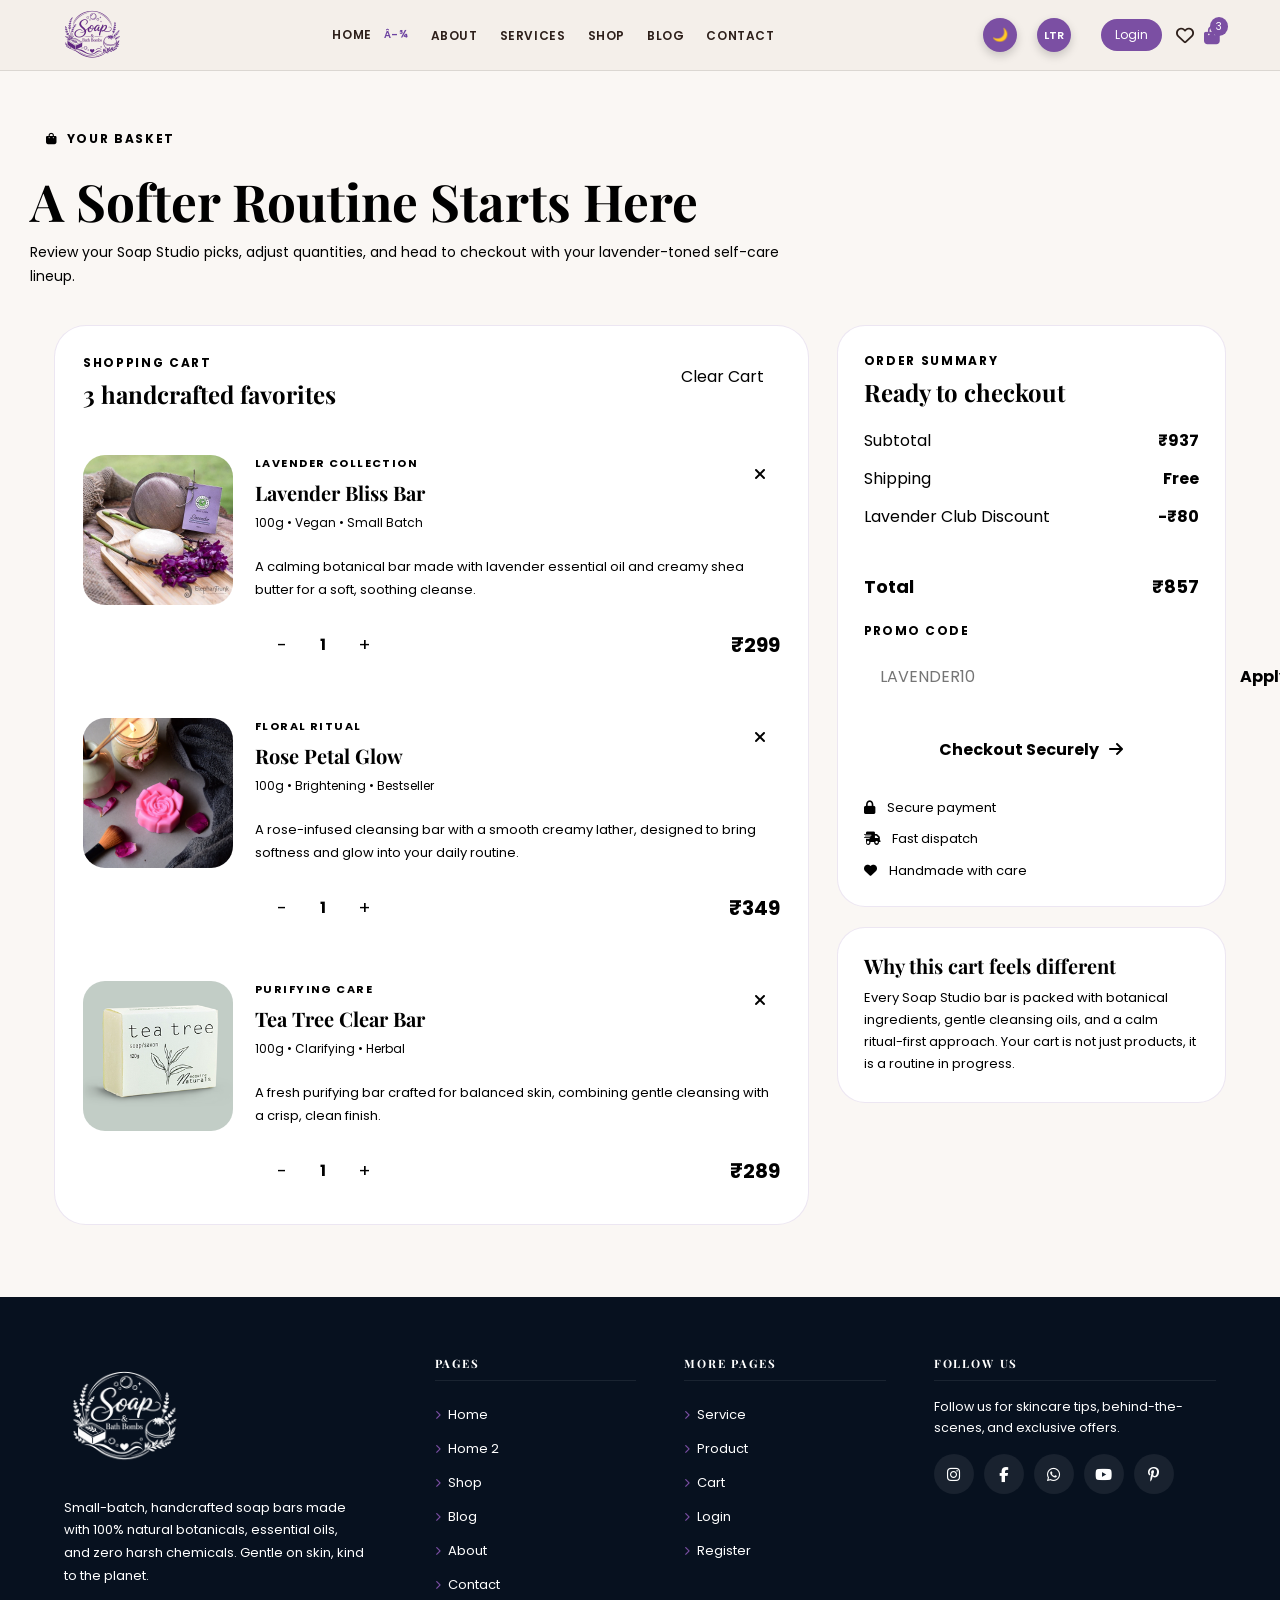
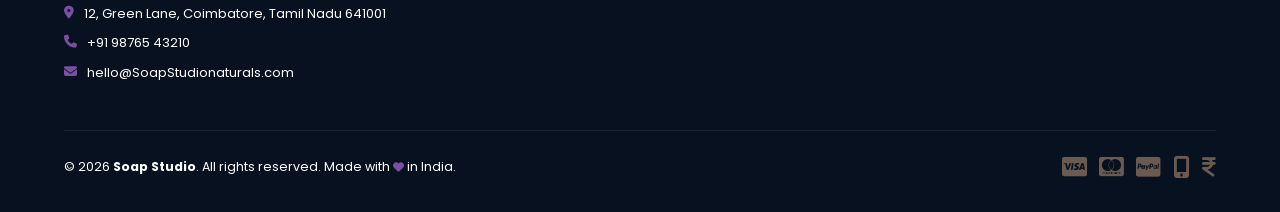
<file: cart.html>
﻿<!DOCTYPE html>
<html lang="en">
<head>
  <meta charset="UTF-8" />
  <meta name="viewport" content="width=device-width, initial-scale=1.0" />
  <link rel="icon" type="image/x-icon" href="images/favicon.ico">
<title>Soap Studio Cart</title>
  <link rel="stylesheet" href="css/cart.css" />
  <link rel="stylesheet" href="css/header.css" />
  <link rel="stylesheet" href="css/dark.css" />
  <link href="https://fonts.googleapis.com/css2?family=Playfair+Display:wght@400;600;700&family=Poppins:wght@300;400;500;600;700&display=swap" rel="stylesheet" />
  <link rel="stylesheet" href="https://cdnjs.cloudflare.com/ajax/libs/font-awesome/6.5.0/css/all.min.css" />
</head>
<body class="page-cart">
<header class="site-header">
  <div class="header-container">


     <a href="index.html" class="logo">
      <img src="images/my-logo.png" alt="Soap Studio Logo" class="logo-img">
    </a>


    <!-- LEFT: Navigation -->
    <nav class="nav-left">
      <ul>
         <li class="dropdown">
            <a href="#" class="dropdown-trigger">Home <span class="dropdown-caret">â–¾</span></a>
            <ul class="dropdown-menu">
                <li><a href="index.html">Home 1</a></li>
                <li><a href="home-2.html">Home 2</a></li>
            </ul>
        </li>
        <li><a href="about.html">About</a></li>
        <li><a href="service.html">Services</a></li>
        <li><a href="shop.html">Shop</a></li>
        <li><a href="blog.html">Blog</a></li>
        <li><a href="contact.html">Contact</a></li>
      </ul>
    </nav>

    <!-- CENTER: Logo -->
  

    <!-- RIGHT: Icons -->
    <div class="nav-right">
      <a href="#" title="Wishlist"><i class="fa-regular fa-heart"></i></a>
      <a href="cart.html" title="Cart" class="cart-icon">
        <i class="fa-solid fa-bag-shopping"></i>
        <span class="cart-badge">3</span>
      </a>
    </div>

    <!-- MOBILE: Hamburger -->
    <button class="hamburger" id="hamburger" aria-label="Toggle menu">
      <span></span><span></span><span></span>
    </button>


      <button id="theme-toggle" class="theme-btn" aria-label="Toggle theme">🌙</button>
      <button id="rtl-toggle" class="rtl-btn" aria-label="Toggle RTL">
        <span id="rtl-icon">LTR</span>
      </button>

      <!-- BUY NOW RIGHT -->
      <a href="login.html" class="mobile-login-btn">Login</a>
  </div>

  <!-- MOBILE: Dropdown Nav -->
  <nav class="mobile-nav" id="mobileNav">
    <ul>
       <li class="mobile-dropdown">
         <button class="mobile-dropdown-toggle" type="button" aria-expanded="false">
           <span>Home</span>
           <span class="mobile-dropdown-caret">&#9662;</span>
         </button>
         <ul class="mobile-submenu">
           <li><a href="index.html">Home 1</a></li>
           <li><a href="home-2.html">Home 2</a></li>
         </ul>
       </li>
       <li><a href="about.html">About</a></li>
       <li><a href="service.html">Services</a></li>
       <li><a href="shop.html">Shop</a></li>
       <li><a href="blog.html">Blog</a></li>
       <li><a href="contact.html">Contact</a></li>
    </ul>
    <div class="mobile-nav-icons">
      <button class="theme-btn mobile-toggle-btn mobile-theme-toggle" aria-label="Toggle theme">🌙</button>
      <button class="rtl-btn mobile-toggle-btn mobile-rtl-toggle" aria-label="Toggle RTL">
        <span class="mobile-rtl-icon">LTR</span>
      </button>
      <a href="#" title="Wishlist"><i class="fa-regular fa-heart"></i></a>
      <a href="cart.html" title="Cart" class="cart-icon">
        <i class="fa-solid fa-bag-shopping"></i>
        <span class="cart-badge">3</span>
      </a>
      <a href="login.html" class="mobile-login-btn mobile-login-btn--menu">Login</a>
    </div>
  </nav>
  </header>

<main class="cart-page">
    <section class="cart-hero">
      <div class="cart-hero-inner">
        <span class="cart-eyebrow"><i class="fa-solid fa-bag-shopping"></i> Your Basket</span>
        <h1 class="cart-title">A Softer Routine Starts Here</h1>
        <p class="cart-subtitle">Review your Soap Studio picks, adjust quantities, and head to checkout with your lavender-toned self-care lineup.</p>
      </div>
    </section>

    <section class="cart-shell">
      <div class="cart-layout">
        <section class="cart-items-panel">
          <div class="cart-panel-head">
            <div>
              <p class="cart-panel-label">Shopping Cart</p>
              <h2 class="cart-panel-title">3 handcrafted favorites</h2>
            </div>
            <button class="cart-clear-btn" type="button">Clear Cart</button>
          </div>

          <div class="cart-list">
            <article class="cart-item" data-price="299">
              <div class="cart-item-media">
                <img src="images/lavender.jpg" alt="Lavender Bliss Bar" class="cart-item-img" />
              </div>
              <div class="cart-item-content">
                <div class="cart-item-top">
                  <div>
                    <p class="cart-item-tag">Lavender Collection</p>
                    <h3 class="cart-item-name">Lavender Bliss Bar</h3>
                    <p class="cart-item-meta">100g • Vegan • Small Batch</p>
                  </div>
                  <button class="cart-item-remove" type="button" aria-label="Remove Lavender Bliss Bar">
                    <i class="fa-solid fa-xmark"></i>
                  </button>
                </div>
                <p class="cart-item-copy">A calming botanical bar made with lavender essential oil and creamy shea butter for a soft, soothing cleanse.</p>
                <div class="cart-item-bottom">
                  <div class="cart-qty" aria-label="Quantity selector">
                    <button class="cart-qty-btn" type="button" data-action="decrease">-</button>
                    <span class="cart-qty-value">1</span>
                    <button class="cart-qty-btn" type="button" data-action="increase">+</button>
                  </div>
                  <div class="cart-item-price">₹299</div>
                </div>
              </div>
            </article>

            <article class="cart-item" data-price="349">
              <div class="cart-item-media">
                <img src="images/rose.webp" alt="Rose Petal Glow" class="cart-item-img" />
              </div>
              <div class="cart-item-content">
                <div class="cart-item-top">
                  <div>
                    <p class="cart-item-tag">Floral Ritual</p>
                    <h3 class="cart-item-name">Rose Petal Glow</h3>
                    <p class="cart-item-meta">100g • Brightening • Bestseller</p>
                  </div>
                  <button class="cart-item-remove" type="button" aria-label="Remove Rose Petal Glow">
                    <i class="fa-solid fa-xmark"></i>
                  </button>
                </div>
                <p class="cart-item-copy">A rose-infused cleansing bar with a smooth creamy lather, designed to bring softness and glow into your daily routine.</p>
                <div class="cart-item-bottom">
                  <div class="cart-qty" aria-label="Quantity selector">
                    <button class="cart-qty-btn" type="button" data-action="decrease">-</button>
                    <span class="cart-qty-value">1</span>
                    <button class="cart-qty-btn" type="button" data-action="increase">+</button>
                  </div>
                  <div class="cart-item-price">₹349</div>
                </div>
              </div>
            </article>

            <article class="cart-item" data-price="289">
              <div class="cart-item-media">
                <img src="images/tea tree.png" alt="Tea Tree Clear Bar" class="cart-item-img" />
              </div>
              <div class="cart-item-content">
                <div class="cart-item-top">
                  <div>
                    <p class="cart-item-tag">Purifying Care</p>
                    <h3 class="cart-item-name">Tea Tree Clear Bar</h3>
                    <p class="cart-item-meta">100g • Clarifying • Herbal</p>
                  </div>
                  <button class="cart-item-remove" type="button" aria-label="Remove Tea Tree Clear Bar">
                    <i class="fa-solid fa-xmark"></i>
                  </button>
                </div>
                <p class="cart-item-copy">A fresh purifying bar crafted for balanced skin, combining gentle cleansing with a crisp, clean finish.</p>
                <div class="cart-item-bottom">
                  <div class="cart-qty" aria-label="Quantity selector">
                    <button class="cart-qty-btn" type="button" data-action="decrease">-</button>
                    <span class="cart-qty-value">1</span>
                    <button class="cart-qty-btn" type="button" data-action="increase">+</button>
                  </div>
                  <div class="cart-item-price">₹289</div>
                </div>
              </div>
            </article>
          </div>
        </section>

        <aside class="cart-summary-panel">
          <div class="cart-summary-card">
            <p class="cart-panel-label">Order Summary</p>
            <h2 class="cart-summary-title">Ready to checkout</h2>

            <div class="cart-summary-lines">
              <div class="cart-summary-line">
                <span>Subtotal</span>
                <strong id="cartSubtotal">₹937</strong>
              </div>
              <div class="cart-summary-line">
                <span>Shipping</span>
                <strong>Free</strong>
              </div>
              <div class="cart-summary-line">
                <span>Lavender Club Discount</span>
                <strong class="cart-discount">-₹80</strong>
              </div>
            </div>

            <div class="cart-total-line">
              <span>Total</span>
              <strong id="cartTotal">₹857</strong>
            </div>

            <form class="cart-coupon">
              <label for="cartCoupon" class="cart-coupon-label">Promo Code</label>
              <div class="cart-coupon-row">
                <input id="cartCoupon" type="text" placeholder="LAVENDER10" />
                <button type="submit">Apply</button>
              </div>
            </form>

            <button class="cart-checkout-btn" type="button">
              Checkout Securely <i class="fa-solid fa-arrow-right"></i>
            </button>

            <div class="cart-trust">
              <div class="cart-trust-item"><i class="fa-solid fa-lock"></i><span>Secure payment</span></div>
              <div class="cart-trust-item"><i class="fa-solid fa-truck-fast"></i><span>Fast dispatch</span></div>
              <div class="cart-trust-item"><i class="fa-solid fa-heart"></i><span>Handmade with care</span></div>
            </div>
          </div>

          <div class="cart-note-card">
            <h3>Why this cart feels different</h3>
            <p>Every Soap Studio bar is packed with botanical ingredients, gentle cleansing oils, and a calm ritual-first approach. Your cart is not just products, it is a routine in progress.</p>
          </div>
        </aside>
      </div>
    </section>
  </main>

  <!-- â•â•â•â•â•â•â•â•â•â•â•â•â•â•â•â•â•â•â•â•â•â•â•â•â•â•â•â•â•â•â•â•
     Footer
â•â•â•â•â•â•â•â•â•â•â•â•â•â•â•â•â•â•â•â•â•â•â•â•â•â•â•â•â•â•â•â• -->
<footer class="site-footer">

  <!-- Top accent line -->
  <div class="footer-accent"></div>

  <div class="footer-container">

    <!-- â”€â”€ MAIN GRID â”€â”€ -->
    <div class="footer-grid">

      <!-- COL 1: Brand -->
      <div class="footer-col footer-col--brand">
        <a href="index.html" class="footer-logo">
          <img src="images/my-logo.png" alt="Soap Studio Logo" class="logo-img">
        </a>
        <p class="footer-about">
          Small-batch, handcrafted soap bars made with 100% natural botanicals,
          essential oils, and zero harsh chemicals. Gentle on skin, kind to the planet.
        </p>
        <!-- Contact -->
        <ul class="footer-contact">
          <li>
            <i class="fa-solid fa-location-dot"></i>
            <span>12, Green Lane, Coimbatore, Tamil Nadu 641001</span>
          </li>
          <li>
            <i class="fa-solid fa-phone"></i>
            <a href="tel:+919876543210">+91 98765 43210</a>
          </li>
          <li>
            <i class="fa-solid fa-envelope"></i>
            <a href="mailto:hello@SoapStudionaturals.com">hello@SoapStudionaturals.com</a>
          </li>
        </ul>
      </div>

      <!-- COL 2: Pages -->
      <div class="footer-col">
        <h4 class="footer-heading">Pages</h4>
        <ul class="footer-links">
          <li><a href="index.html"><i class="fa-solid fa-chevron-right"></i> Home</a></li>
          <li><a href="home-2.html"><i class="fa-solid fa-chevron-right"></i> Home 2</a></li>
          <li><a href="shop.html"><i class="fa-solid fa-chevron-right"></i> Shop</a></li>
          <li><a href="blog.html"><i class="fa-solid fa-chevron-right"></i> Blog</a></li>
          <li><a href="about.html"><i class="fa-solid fa-chevron-right"></i> About</a></li>
          <li><a href="contact.html"><i class="fa-solid fa-chevron-right"></i> Contact</a></li>
        </ul>
      </div>

      <!-- COL 3: More Pages -->
      <div class="footer-col">
        <h4 class="footer-heading">More Pages</h4>
        <ul class="footer-links">
          <li><a href="service.html"><i class="fa-solid fa-chevron-right"></i> Service</a></li>
          <li><a href="product.html"><i class="fa-solid fa-chevron-right"></i> Product</a></li>
          <li><a href="cart.html"><i class="fa-solid fa-chevron-right"></i> Cart</a></li>
          <li><a href="login.html"><i class="fa-solid fa-chevron-right"></i> Login</a></li>
          <li><a href="register.html"><i class="fa-solid fa-chevron-right"></i> Register</a></li>
        </ul>
      </div>

      <!-- COL 4: Social + Mini Newsletter -->
      <div class="footer-col footer-col--social">
        <h4 class="footer-heading">Follow Us</h4>
        <p class="footer-social-sub">Follow us for skincare tips, behind-the-scenes, and exclusive offers.</p>

        <div class="footer-socials">
          <a href="#" class="social-btn social-btn--ig" aria-label="Instagram">
            <i class="fa-brands fa-instagram"></i>
          </a>
          <a href="#" class="social-btn social-btn--fb" aria-label="Facebook">
            <i class="fa-brands fa-facebook-f"></i>
          </a>
          <a href="#" class="social-btn social-btn--wa" aria-label="WhatsApp">
            <i class="fa-brands fa-whatsapp"></i>
          </a>
          <a href="#" class="social-btn social-btn--yt" aria-label="YouTube">
            <i class="fa-brands fa-youtube"></i>
          </a>
          <a href="#" class="social-btn social-btn--pin" aria-label="Pinterest">
            <i class="fa-brands fa-pinterest-p"></i>
          </a>
        </div>

        <!-- Mini newsletter -->
      </div>

    </div><!-- /footer-grid -->

    <!-- â”€â”€ BOTTOM BAR â”€â”€ -->
    <div class="footer-bottom">
      <div class="footer-bottom-left">
        <p class="footer-copy">&copy; 2026 <strong>Soap Studio</strong>. All rights reserved. Made with <i class="fa-solid fa-heart footer-heart"></i> in India.</p>
      </div>
      <div class="footer-bottom-right">
        <!-- Payment icons -->
        <div class="footer-payments">
          <span class="pay-icon" title="Visa"><i class="fa-brands fa-cc-visa"></i></span>
          <span class="pay-icon" title="Mastercard"><i class="fa-brands fa-cc-mastercard"></i></span>
          <span class="pay-icon" title="PayPal"><i class="fa-brands fa-cc-paypal"></i></span>
          <span class="pay-icon" title="Razorpay"><i class="fa-solid fa-mobile-screen-button"></i></span>
          <span class="pay-icon" title="UPI"><i class="fa-solid fa-indian-rupee-sign"></i></span>
        </div>
      </div>
    </div>

  </div>
</footer>

  <button class="back-to-top" id="backToTop" aria-label="Back to top">
    <i class="fa-solid fa-chevron-up"></i>
  </button>

  <script>
    const backToTop = document.getElementById('backToTop');

    if (backToTop) {
      window.addEventListener('scroll', () => {
        backToTop.classList.toggle('visible', window.scrollY > 350);
      });

      backToTop.addEventListener('click', () => window.scrollTo({ top: 0, behavior: 'smooth' }));
    }

    const items = [...document.querySelectorAll('.cart-item')];
    const subtotalEl = document.getElementById('cartSubtotal');
    const totalEl = document.getElementById('cartTotal');
    const discount = 80;

    function formatRupees(value) {
      return `₹${value}`;
    }

    function updateTotals() {
      const subtotal = items
        .filter(item => item.isConnected)
        .reduce((sum, item) => {
          const price = Number(item.dataset.price || 0);
          const qty = Number(item.querySelector('.cart-qty-value')?.textContent || 1);
          return sum + price * qty;
        }, 0);

      subtotalEl.textContent = formatRupees(subtotal);
      totalEl.textContent = formatRupees(Math.max(subtotal - discount, 0));
    }

    items.forEach(item => {
      const qtyValue = item.querySelector('.cart-qty-value');

      item.querySelectorAll('.cart-qty-btn').forEach(button => {
        button.addEventListener('click', () => {
          const current = Number(qtyValue.textContent);
          const next = button.dataset.action === 'increase' ? current + 1 : Math.max(1, current - 1);
          qtyValue.textContent = next;
          updateTotals();
        });
      });

      item.querySelector('.cart-item-remove')?.addEventListener('click', () => {
        item.remove();
        updateTotals();
      });
    });

    document.querySelector('.cart-clear-btn')?.addEventListener('click', () => {
      document.querySelectorAll('.cart-item').forEach(item => item.remove());
      updateTotals();
    });

    document.querySelector('.cart-coupon')?.addEventListener('submit', event => {
      event.preventDefault();
    });

    updateTotals();
  </script>
  <script src="js/theme.js"></script>
</body>
</html>
</file>
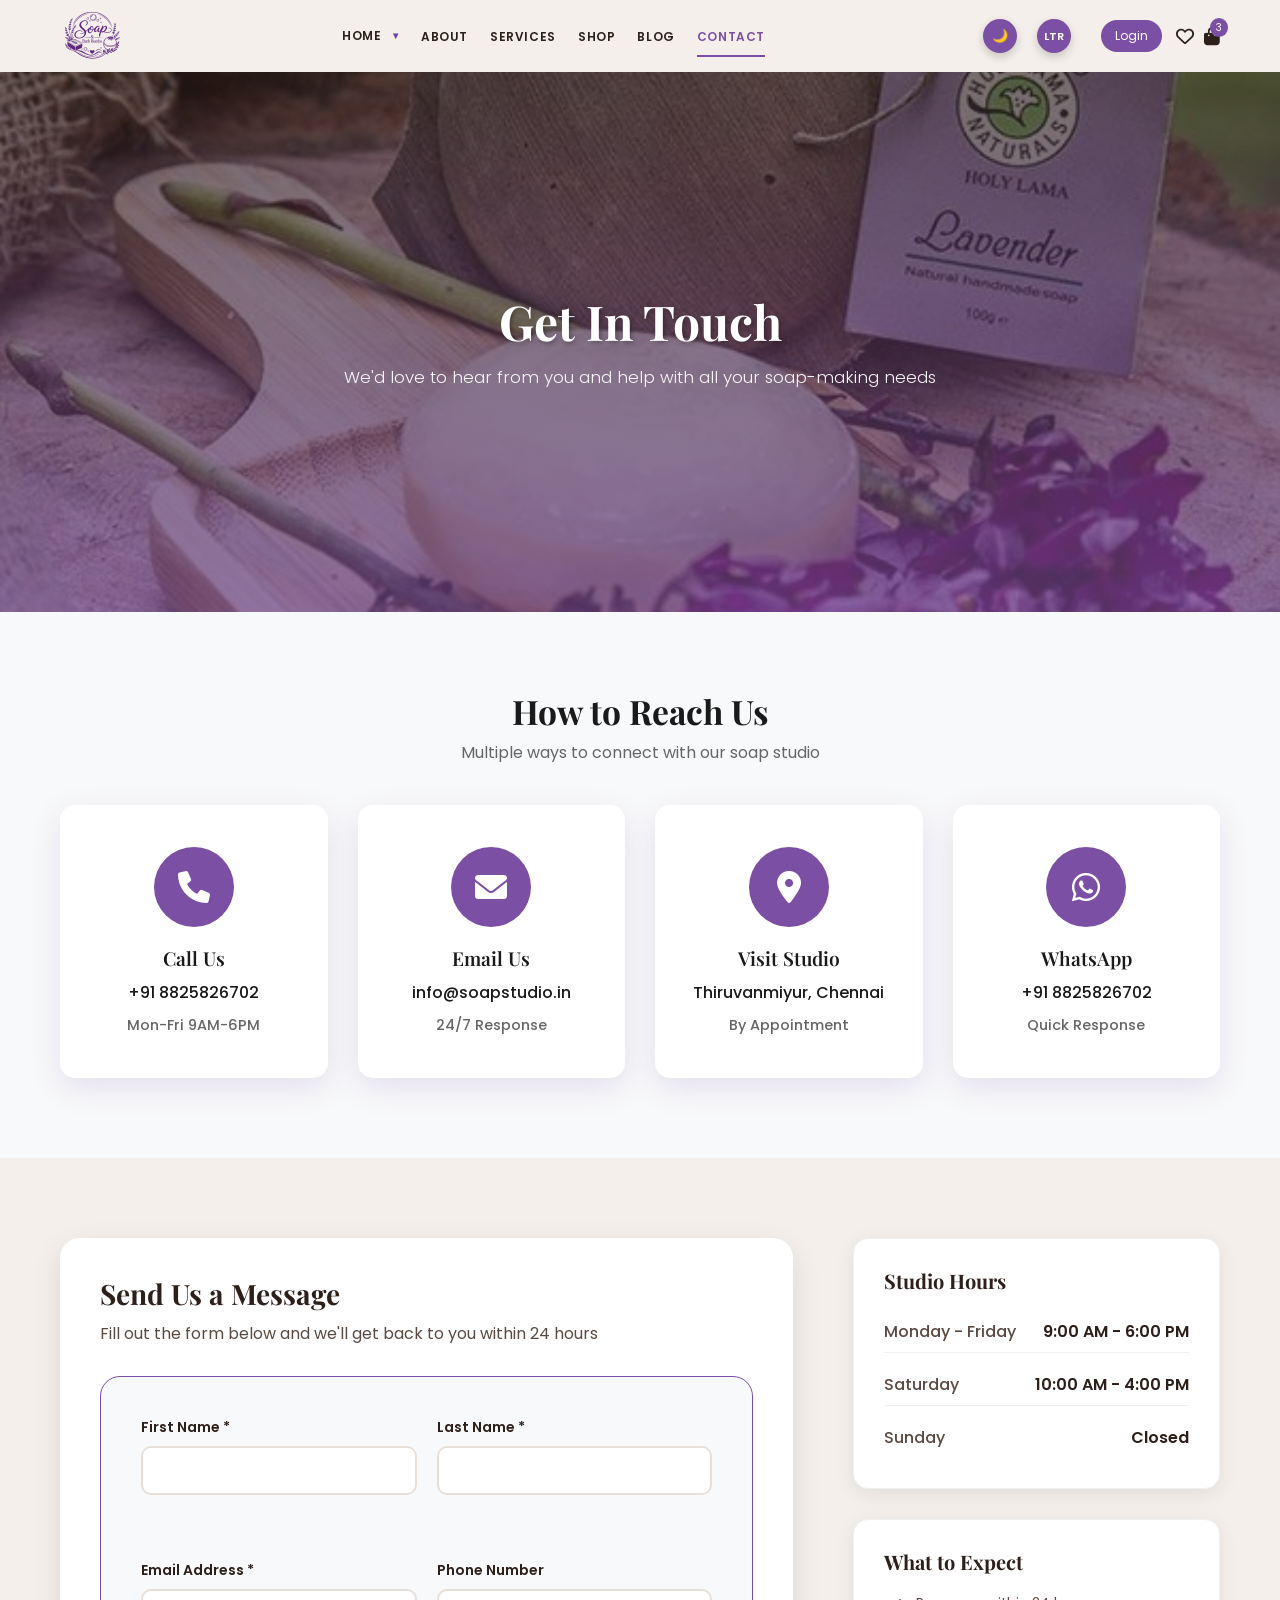
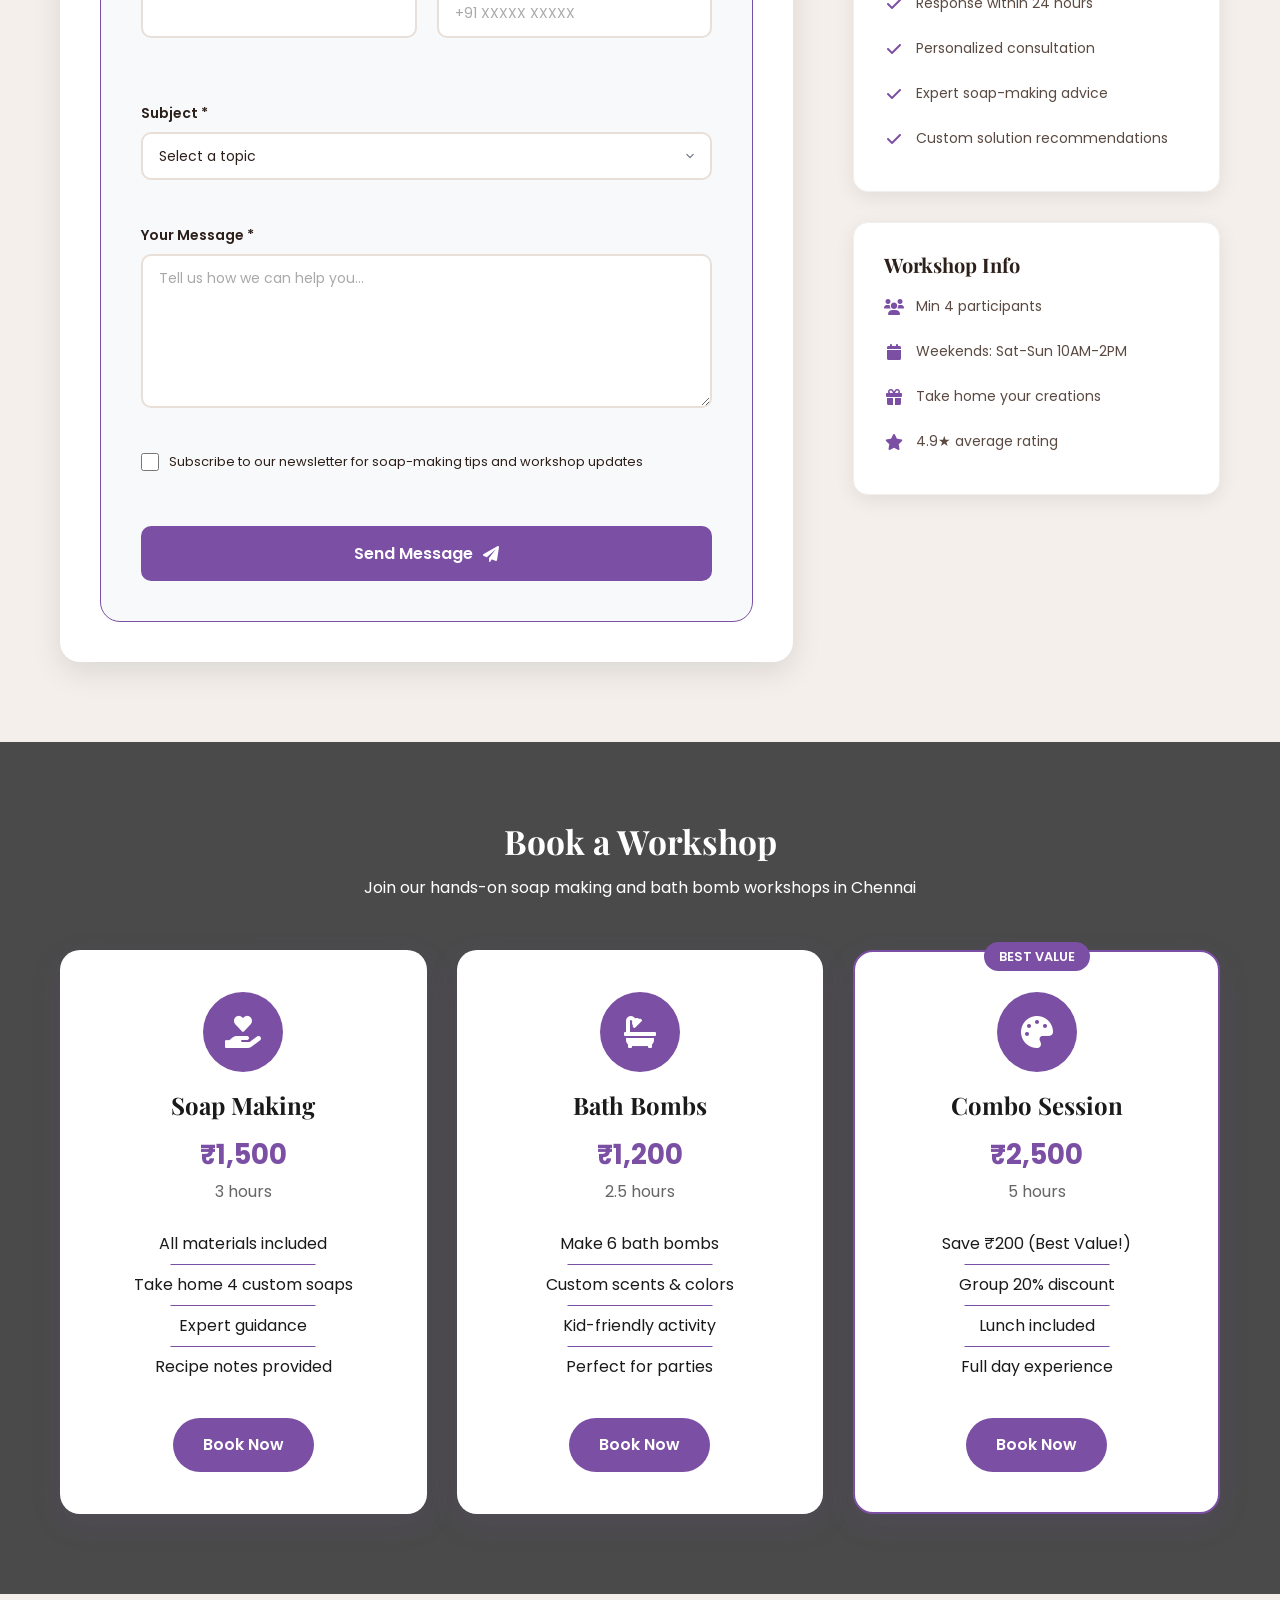
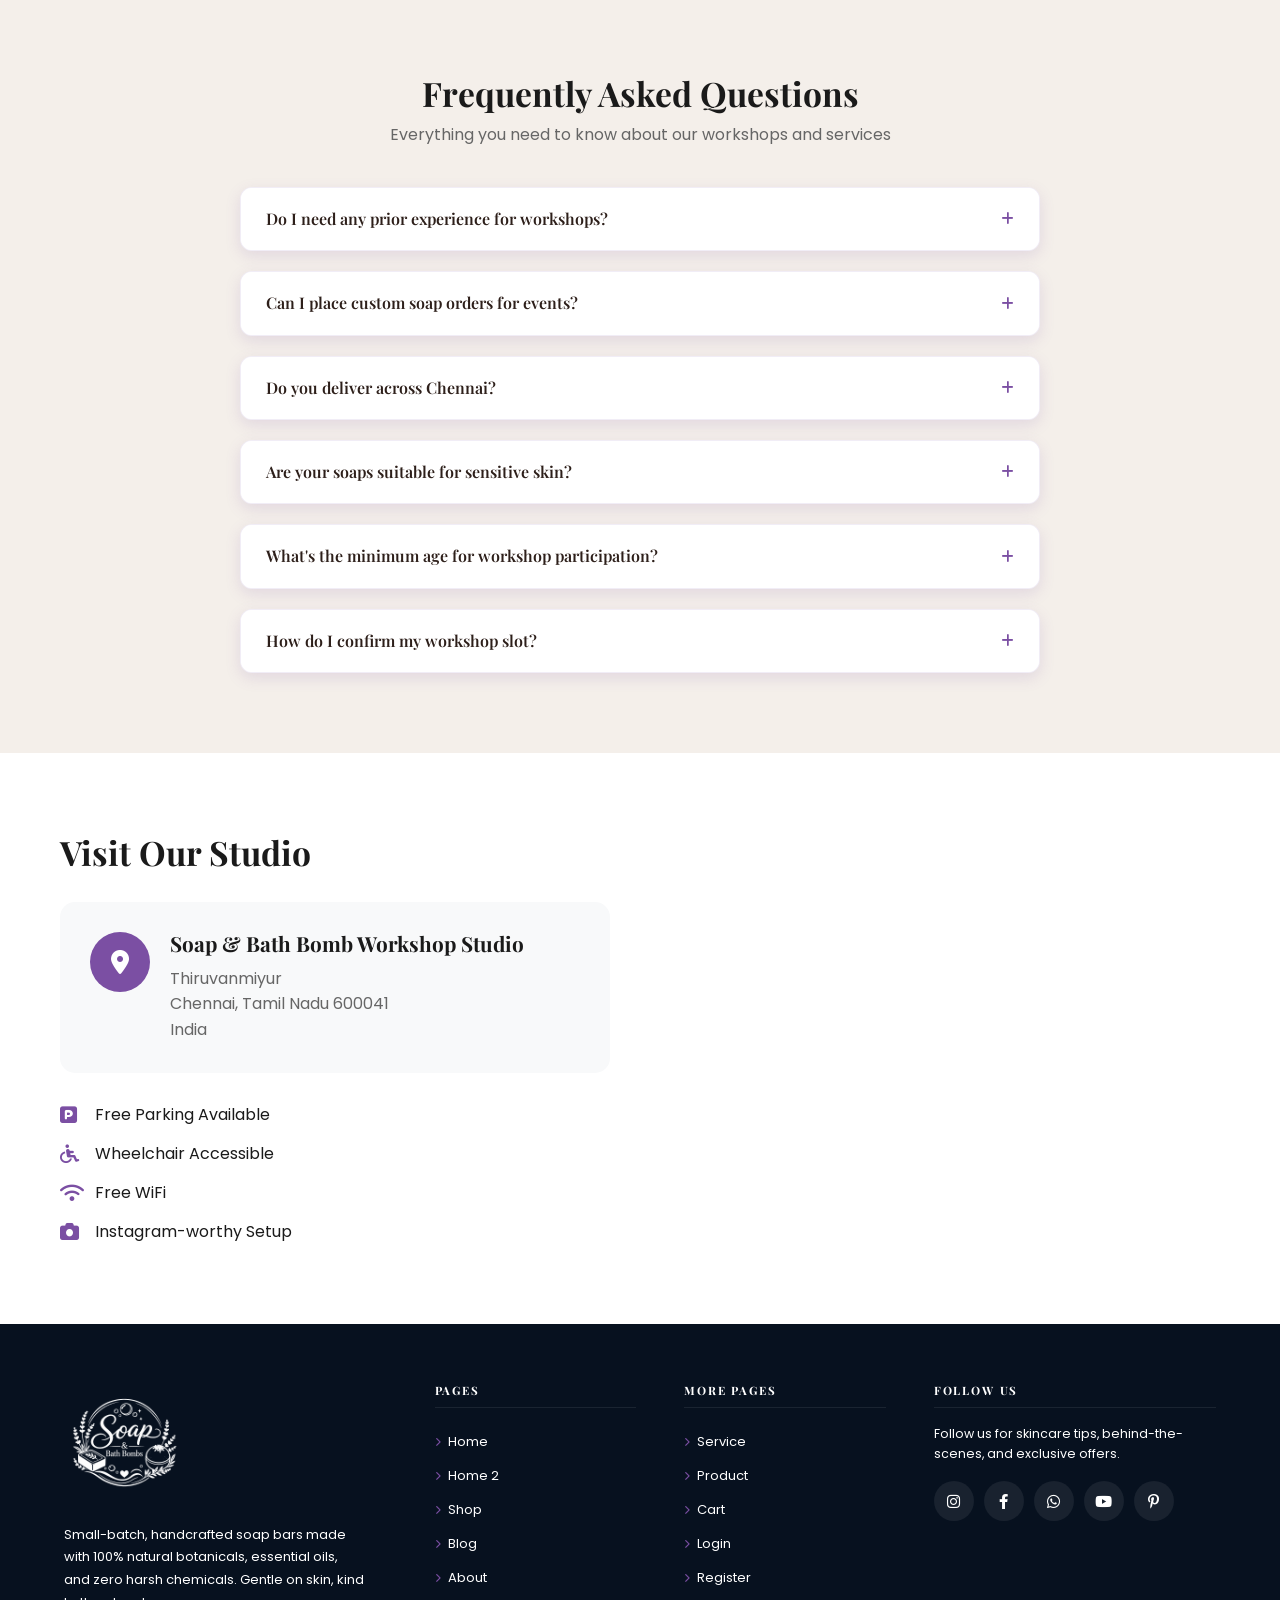
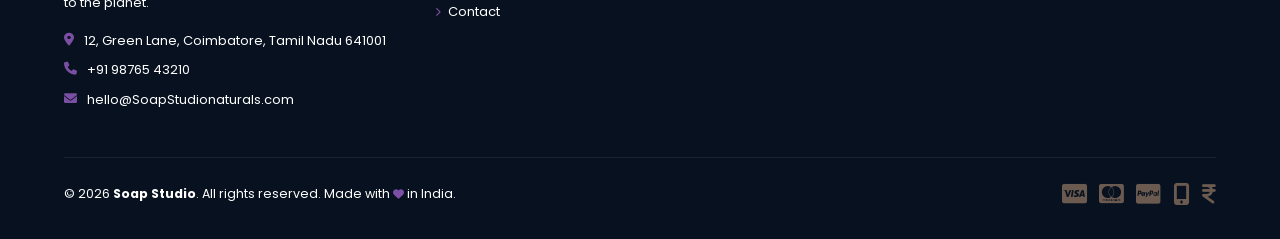
<file: contact.html>
<!DOCTYPE html>
<html lang="en">
<head>
    <meta charset="UTF-8">
    <meta name="viewport" content="width=device-width, initial-scale=1.0">
    <link rel="icon" type="image/png" href="images/my-logo.png">
<title>Contact Us - Soap & Bath Bomb Workshop Studio</title>
    <link rel="stylesheet" href="css/contact.css">
    <link rel="stylesheet" href="css/header.css">
    <link rel="stylesheet" href="css/dark.css">
    <link href="https://cdnjs.cloudflare.com/ajax/libs/font-awesome/6.0.0/css/all.min.css" rel="stylesheet">
    <link href="https://fonts.googleapis.com/css2?family=Poppins:wght@300;400;600;700&display=swap" rel="stylesheet">
    <link href="https://fonts.googleapis.com/css2?family=Playfair+Display&family=Poppins&display=swap" rel="stylesheet">
</head>
<body class="page-contact">
<header class="site-header">
  <div class="header-container">
    <a href="index.html" class="logo">
      <img src="images/my-logo.png" alt="Soap Studio Logo" class="logo-img">
    </a>

    <nav class="nav-left">
      <ul>
        <li class="dropdown">
          <a href="#" class="dropdown-trigger">Home <span class="dropdown-caret">▾</span></a>
          <ul class="dropdown-menu">
            <li><a href="index.html">Home 1</a></li>
            <li><a href="home-2.html">Home 2</a></li>
          </ul>
        </li>
        <li><a href="about.html">About</a></li>
        <li><a href="service.html">Services</a></li>
        <li><a href="shop.html">Shop</a></li>
        <li><a href="blog.html">Blog</a></li>
        <li><a href="contact.html" class="active">Contact</a></li>
      </ul>
    </nav>

    <div class="nav-right">
      <a href="#" title="Wishlist"><i class="fa-regular fa-heart"></i></a>
      <a href="cart.html" title="Cart" class="cart-icon">
        <i class="fa-solid fa-bag-shopping"></i>
        <span class="cart-badge">3</span>
      </a>
    </div>

    <!-- MOBILE: Hamburger -->
    <button class="hamburger" id="hamburger" aria-label="Toggle menu">
      <span></span><span></span><span></span>
    </button>

    <button id="theme-toggle" class="theme-btn" aria-label="Toggle theme">🌙</button>
    <button id="rtl-toggle" class="rtl-btn" aria-label="Toggle RTL">
      <span id="rtl-icon">LTR</span>
    </button>

    <a href="login.html" class="mobile-login-btn">Login</a>
  </div>

  <nav class="mobile-nav" id="mobileNav">
    <ul>
       <li class="mobile-dropdown">
         <button class="mobile-dropdown-toggle" type="button" aria-expanded="false">
           <span>Home</span>
           <span class="mobile-dropdown-caret">&#9662;</span>
         </button>
         <ul class="mobile-submenu">
           <li><a href="index.html">Home 1</a></li>
           <li><a href="home-2.html">Home 2</a></li>
         </ul>
       </li>
       <li><a href="about.html">About</a></li>
       <li><a href="service.html">Services</a></li>
       <li><a href="shop.html">Shop</a></li>
       <li><a href="blog.html">Blog</a></li>
       <li><a href="contact.html">Contact</a></li>
    </ul>
    <div class="mobile-nav-icons">
      <button class="theme-btn mobile-toggle-btn mobile-theme-toggle" aria-label="Toggle theme">🌙</button>
      <button class="rtl-btn mobile-toggle-btn mobile-rtl-toggle" aria-label="Toggle RTL">
        <span class="mobile-rtl-icon">LTR</span>
      </button>
      <a href="#" title="Wishlist"><i class="fa-regular fa-heart"></i></a>
      <a href="cart.html" title="Cart" class="cart-icon">
        <i class="fa-solid fa-bag-shopping"></i>
        <span class="cart-badge">3</span>
      </a>
      <a href="login.html" class="mobile-login-btn mobile-login-btn--menu">Login</a>
    </div>
  </nav>
</header>
    <header class="contact-header">
        <div class="header-overlay">
            <div class="container">
                <h1 class="header-title">Get In Touch</h1>
                <p class="header-subtitle">We'd love to hear from you and help with all your soap-making needs</p>
            </div>
        </div>
    </header>

    <!-- Contact Methods Section -->
    <section class="contact-methods">
        <div class="container">
            <div class="section-header">
                <h2>How to Reach Us</h2>
                <p>Multiple ways to connect with our soap studio</p>
            </div>
            <div class="methods-grid">
                <div class="method-card">
                    <div class="method-icon">
                        <i class="fas fa-phone"></i>
                    </div>
                    <h3>Call Us</h3>
                    <p>+91 8825826702</p>
                    <span class="availability">Mon-Fri 9AM-6PM</span>
                </div>
                <div class="method-card">
                    <div class="method-icon">
                        <i class="fas fa-envelope"></i>
                    </div>
                    <h3>Email Us</h3>
                    <p>info@soapstudio.in</p>
                    <span class="availability">24/7 Response</span>
                </div>
                <div class="method-card">
                    <div class="method-icon">
                        <i class="fas fa-map-marker-alt"></i>
                    </div>
                    <h3>Visit Studio</h3>
                    <p>Thiruvanmiyur, Chennai</p>
                    <span class="availability">By Appointment</span>
                </div>
                <div class="method-card">
                    <div class="method-icon">
                        <i class="fab fa-whatsapp"></i>
                    </div>
                    <h3>WhatsApp</h3>
                    <p>+91 8825826702</p>
                    <span class="availability">Quick Response</span>
                </div>
            </div>
        </div>
    </section>

    <!-- Main Contact Form Section -->
    <section class="contact-form-section">
        <div class="container">
            <div class="contact-content">
                <div class="form-container">
                    <h2>Send Us a Message</h2>
                    <p class="form-description">Fill out the form below and we'll get back to you within 24 hours</p>
                    <form class="contact-form" id="contactForm">
                        <div class="form-row">
                            <div class="form-group">
                                <label for="firstName">First Name *</label>
                                <input type="text" id="firstName" name="firstName" required>
                            </div>
                            <div class="form-group">
                                <label for="lastName">Last Name *</label>
                                <input type="text" id="lastName" name="lastName" required>
                            </div>
                        </div>
                        <div class="form-row">
                            <div class="form-group">
                                <label for="email">Email Address *</label>
                                <input type="email" id="email" name="email" required>
                            </div>
                            <div class="form-group">
                                <label for="phone">Phone Number</label>
                                <input type="tel" id="phone" name="phone" placeholder="+91 XXXXX XXXXX">
                            </div>
                        </div>
                        <div class="form-group">
                            <label for="subject">Subject *</label>
                            <select id="subject" name="subject" required>
                                <option value="">Select a topic</option>
                                <option value="workshop">Workshop Inquiry</option>
                                <option value="custom-order">Custom Soap Order</option>
                                <option value="wholesale">Wholesale Partnership</option>
                                <option value="booking">Workshop Booking</option>
                                <option value="general">General Question</option>
                                <option value="feedback">Feedback</option>
                            </select>
                        </div>
                        <div class="form-group">
                            <label for="message">Your Message *</label>
                            <textarea id="message" name="message" rows="6" placeholder="Tell us how we can help you..." required></textarea>
                        </div>
                        <div class="form-group checkbox-group">
                            <input type="checkbox" id="newsletter" name="newsletter">
                            <label for="newsletter">Subscribe to our newsletter for soap-making tips and workshop updates</label>
                        </div>
                        <button type="submit" class="submit-btn">
                            <span>Send Message</span>
                            <i class="fas fa-paper-plane"></i>
                        </button>
                    </form>
                </div>
                <div class="contact-info">
                    <div class="info-card">
                        <h3>Studio Hours</h3>
                        <div class="hours-list">
                            <div class="hour-item">
                                <span>Monday - Friday</span>
                                <span>9:00 AM - 6:00 PM</span>
                            </div>
                            <div class="hour-item">
                                <span>Saturday</span>
                                <span>10:00 AM - 4:00 PM</span>
                            </div>
                            <div class="hour-item">
                                <span>Sunday</span>
                                <span>Closed</span>
                            </div>
                        </div>
                    </div>
                    <div class="info-card">
                        <h3>What to Expect</h3>
                        <ul class="expect-list">
                            <li><i class="fas fa-check"></i> Response within 24 hours</li>
                            <li><i class="fas fa-check"></i> Personalized consultation</li>
                            <li><i class="fas fa-check"></i> Expert soap-making advice</li>
                            <li><i class="fas fa-check"></i> Custom solution recommendations</li>
                        </ul>
                    </div>
                    <div class="info-card">
                        <h3>Workshop Info</h3>
                        <ul class="expect-list">
                            <li><i class="fas fa-users"></i> Min 4 participants</li>
                            <li><i class="fas fa-calendar"></i> Weekends: Sat-Sun 10AM-2PM</li>
                            <li><i class="fas fa-gift"></i> Take home your creations</li>
                            <li><i class="fas fa-star"></i> 4.9★ average rating</li>
                        </ul>
                    </div>
                </div>
            </div>
        </div>
    </section>

    <!-- Workshop Booking Section -->
    <section class="workshop-booking">
        <div class="container">
            <div class="booking-header">
                <h2>Book a Workshop</h2>
                <p>Join our hands-on soap making and bath bomb workshops in Chennai</p>
            </div>
            <div class="workshop-cards">
                <div class="workshop-card">
                    <div class="workshop-icon">
                        <i class="fas fa-hand-holding-heart"></i>
                    </div>
                    <h3>Soap Making</h3>
                    <p class="price">₹1,500</p>
                    <p class="duration">3 hours</p>
                    <ul>
                        <li>All materials included</li>
                        <li>Take home 4 custom soaps</li>
                        <li>Expert guidance</li>
                        <li>Recipe notes provided</li>
                    </ul>
                    <a href="tel:+918825826702" class="book-btn">Book Now</a>
                </div>
                <div class="workshop-card">
                    <div class="workshop-icon">
                        <i class="fas fa-bath"></i>
                    </div>
                    <h3>Bath Bombs</h3>
                    <p class="price">₹1,200</p>
                    <p class="duration">2.5 hours</p>
                    <ul>
                        <li>Make 6 bath bombs</li>
                        <li>Custom scents & colors</li>
                        <li>Kid-friendly activity</li>
                        <li>Perfect for parties</li>
                    </ul>
                    <a href="tel:+918825826702" class="book-btn">Book Now</a>
                </div>
                <div class="workshop-card featured">
                    <div class="workshop-icon">
                        <i class="fas fa-palette"></i>
                    </div>
                    <h3>Combo Session</h3>
                    <p class="price">₹2,500</p>
                    <p class="duration">5 hours</p>
                    <ul>
                        <li>Save ₹200 (Best Value!)</li>
                        <li>Group 20% discount</li>
                        <li>Lunch included</li>
                        <li>Full day experience</li>
                    </ul>
                    <a href="tel:+918825826702" class="book-btn">Book Now</a>
                </div>
            </div>
        </div>
    </section>

    <!-- FAQ Section -->
    <section class="faq-section">
        <div class="container">
            <div class="section-header">
                <h2>Frequently Asked Questions</h2>
                <p>Everything you need to know about our workshops and services</p>
            </div>
            <div class="faq-grid">
                <div class="faq-item">
                    <div class="faq-question">
                        <h4>Do I need any prior experience for workshops?</h4>
                        <i class="fas fa-plus"></i>
                    </div>
                    <div class="faq-answer">
                        <p>No experience needed at all! We start from basics and guide you step by step. Our workshops are designed for beginners and we provide all materials and instructions.</p>
                    </div>
                </div>
                <div class="faq-item">
                    <div class="faq-question">
                        <h4>Can I place custom soap orders for events?</h4>
                        <i class="fas fa-plus"></i>
                    </div>
                    <div class="faq-answer">
                        <p>Absolutely! We create custom soaps for weddings, corporate gifts, and special events. Contact us with your requirements and we'll provide a quote. Minimum order quantities apply.</p>
                    </div>
                </div>
                <div class="faq-item">
                    <div class="faq-question">
                        <h4>Do you deliver across Chennai?</h4>
                        <i class="fas fa-plus"></i>
                    </div>
                    <div class="faq-answer">
                        <p>Yes, we deliver our handcrafted soaps across Chennai. Free delivery on orders over ₹500. For workshop bookings, our studio is located in Thiruvanmiyur.</p>
                    </div>
                </div>
                <div class="faq-item">
                    <div class="faq-question">
                        <h4>Are your soaps suitable for sensitive skin?</h4>
                        <i class="fas fa-plus"></i>
                    </div>
                    <div class="faq-answer">
                        <p>Many of our soaps are formulated for sensitive skin using natural, gentle ingredients. We avoid harsh chemicals and use cold-pressed oils. Contact us for specific recommendations.</p>
                    </div>
                </div>
                <div class="faq-item">
                    <div class="faq-question">
                        <h4>What's the minimum age for workshop participation?</h4>
                        <i class="fas fa-plus"></i>
                    </div>
                    <div class="faq-answer">
                        <p>Kids above 7 years can join our workshops. For younger children, we suggest a parent or guardian to accompany them. Our bath bomb workshops are especially popular with families!</p>
                    </div>
                </div>
                <div class="faq-item">
                    <div class="faq-question">
                        <h4>How do I confirm my workshop slot?</h4>
                        <i class="fas fa-plus"></i>
                    </div>
                    <div class="faq-answer">
                        <p>Call us at +91 8825826702 or WhatsApp us. We'll check availability and send you payment details to confirm your booking. We usually respond within a few hours.</p>
                    </div>
                </div>
            </div>
        </div>
    </section>

    <!-- Location & Map Section -->
    <section class="location-section">
        <div class="container">
            <div class="location-content">
                <div class="location-info">
                    <h2>Visit Our Studio</h2>
                    <div class="address-card">
                        <div class="address-icon">
                            <i class="fas fa-map-marker-alt"></i>
                        </div>
                        <div class="address-details">
                            <h4>Soap & Bath Bomb Workshop Studio</h4>
                            <p>Thiruvanmiyur<br>Chennai, Tamil Nadu 600041<br>India</p>
                        </div>
                    </div>
                    <div class="location-features">
                        <div class="feature">
                            <i class="fas fa-parking"></i>
                            <span>Free Parking Available</span>
                        </div>
                        <div class="feature">
                            <i class="fas fa-wheelchair"></i>
                            <span>Wheelchair Accessible</span>
                        </div>
                        <div class="feature">
                            <i class="fas fa-wifi"></i>
                            <span>Free WiFi</span>
                        </div>
                        <div class="feature">
                            <i class="fas fa-camera"></i>
                            <span>Instagram-worthy Setup</span>
                        </div>
                    </div>
                </div>
                <div class="map-container">
                    <iframe 
                        src="https://www.google.com/maps/embed?pb=!1m18!1m12!1m3!1d3887.6404!2d80.2707!3d12.9716!2m3!1f0!2f0!3f0!3m2!1i1024!2i768!4f13.1!3m3!1m2!1s0x3a525d4f7f974f87%3A0x318b0f1e0b0b0b0b!2sThiruvanmiyur%2C%20Chennai%2C%20Tamil%20Nadu!5e0!3m2!1sen!2sin!4v1640000000000!5m2!1sen!2sin" 
                        width="100%" 
                        height="350" 
                        style="border:0; border-radius: 15px;" 
                        allowfullscreen="" 
                        loading="lazy" 
                        referrerpolicy="no-referrer-when-downgrade">
                    </iframe>
                </div>
            </div>
        </div>
    </section>

<!-- ════════════════════════════════
     Footer
════════════════════════════════ -->
<footer class="site-footer">

  <!-- Top accent line -->
  <div class="footer-accent"></div>

  <div class="footer-container">

    <!-- ── MAIN GRID ── -->
    <div class="footer-grid">

      <!-- COL 1: Brand -->
      <div class="footer-col footer-col--brand">
        <a href="index.html" class="footer-logo">
         <img src="images/my-logo.png" alt="Soap Studio Logo" class="logo-img">
        </a>
        <p class="footer-about">
          Small-batch, handcrafted soap bars made with 100% natural botanicals,
          essential oils, and zero harsh chemicals. Gentle on skin, kind to the planet.
        </p>
        <!-- Contact -->
        <ul class="footer-contact">
          <li>
            <i class="fa-solid fa-location-dot"></i>
            <span>12, Green Lane, Coimbatore, Tamil Nadu 641001</span>
          </li>
          <li>
            <i class="fa-solid fa-phone"></i>
            <a href="tel:+919876543210">+91 98765 43210</a>
          </li>
          <li>
            <i class="fa-solid fa-envelope"></i>
            <a href="mailto:hello@SoapStudionaturals.com">hello@SoapStudionaturals.com</a>
          </li>
        </ul>
      </div>

      <!-- COL 2: Pages -->
      <div class="footer-col">
        <h4 class="footer-heading">Pages</h4>
        <ul class="footer-links">
          <li><a href="index.html"><i class="fa-solid fa-chevron-right"></i> Home</a></li>
          <li><a href="home-2.html"><i class="fa-solid fa-chevron-right"></i> Home 2</a></li>
          <li><a href="shop.html"><i class="fa-solid fa-chevron-right"></i> Shop</a></li>
          <li><a href="blog.html"><i class="fa-solid fa-chevron-right"></i> Blog</a></li>
          <li><a href="about.html"><i class="fa-solid fa-chevron-right"></i> About</a></li>
          <li><a href="contact.html"><i class="fa-solid fa-chevron-right"></i> Contact</a></li>
        </ul>
      </div>

      <!-- COL 3: More Pages -->
      <div class="footer-col">
        <h4 class="footer-heading">More Pages</h4>
        <ul class="footer-links">
          <li><a href="service.html"><i class="fa-solid fa-chevron-right"></i> Service</a></li>
          <li><a href="product.html"><i class="fa-solid fa-chevron-right"></i> Product</a></li>
          <li><a href="cart.html"><i class="fa-solid fa-chevron-right"></i> Cart</a></li>
          <li><a href="login.html"><i class="fa-solid fa-chevron-right"></i> Login</a></li>
          <li><a href="register.html"><i class="fa-solid fa-chevron-right"></i> Register</a></li>
        </ul>
      </div>

      <!-- COL 4: Social + Mini Newsletter -->
      <div class="footer-col footer-col--social">
        <h4 class="footer-heading">Follow Us</h4>
        <p class="footer-social-sub">Follow us for skincare tips, behind-the-scenes, and exclusive offers.</p>

        <div class="footer-socials">
          <a href="#" class="social-btn social-btn--ig" aria-label="Instagram">
            <i class="fa-brands fa-instagram"></i>
          </a>
          <a href="#" class="social-btn social-btn--fb" aria-label="Facebook">
            <i class="fa-brands fa-facebook-f"></i>
          </a>
          <a href="#" class="social-btn social-btn--wa" aria-label="WhatsApp">
            <i class="fa-brands fa-whatsapp"></i>
          </a>
          <a href="#" class="social-btn social-btn--yt" aria-label="YouTube">
            <i class="fa-brands fa-youtube"></i>
          </a>
          <a href="#" class="social-btn social-btn--pin" aria-label="Pinterest">
            <i class="fa-brands fa-pinterest-p"></i>
          </a>
        </div>

        <!-- Mini newsletter -->
      </div>

    </div><!-- /footer-grid -->

    <!-- ── BOTTOM BAR ── -->
    <div class="footer-bottom">
      <div class="footer-bottom-left">
        <p class="footer-copy">&copy; 2026 <strong>Soap Studio</strong>. All rights reserved. Made with <i class="fa-solid fa-heart footer-heart"></i> in India.</p>
      </div>
      <div class="footer-bottom-right">
        <!-- Payment icons -->
        <div class="footer-payments">
          <span class="pay-icon" title="Visa"><i class="fa-brands fa-cc-visa"></i></span>
          <span class="pay-icon" title="Mastercard"><i class="fa-brands fa-cc-mastercard"></i></span>
          <span class="pay-icon" title="PayPal"><i class="fa-brands fa-cc-paypal"></i></span>
          <span class="pay-icon" title="Razorpay"><i class="fa-solid fa-mobile-screen-button"></i></span>
          <span class="pay-icon" title="UPI"><i class="fa-solid fa-indian-rupee-sign"></i></span>
        </div>
      </div>
    </div>

  </div>
</footer>

<!-- Back to Top -->
<button class="back-to-top" id="backToTop" aria-label="Back to top">
  <i class="fa-solid fa-chevron-up"></i>
</button>

<script>
  /* ── Back to top ── */
  const btt = document.getElementById('backToTop');
  window.addEventListener('scroll', () => {
    btt.classList.toggle('visible', window.scrollY > 400);
  });
  btt.addEventListener('click', () => window.scrollTo({ top: 0, behavior: 'smooth' }));

  /* ── Footer mini newsletter ── */
  document.getElementById('footerNlForm')?.addEventListener('submit', function(e) {
    e.preventDefault();
    const val = document.getElementById('footerNlEmail').value.trim();
    const msg = document.getElementById('footerNlMsg');
    const rx  = /^[^\s@]+@[^\s@]+\.[^\s@]+$/;
    if (!rx.test(val)) {
      msg.textContent = 'Enter a valid email.';
      msg.style.color = '#e07b5a';
      return;
    }
    msg.textContent = '✓ Subscribed! Thank you.';
    msg.style.color = '#3caea3';
    this.reset();
  });
</script>

<script src="js/theme.js"></script>
</body>
</html>
</file>
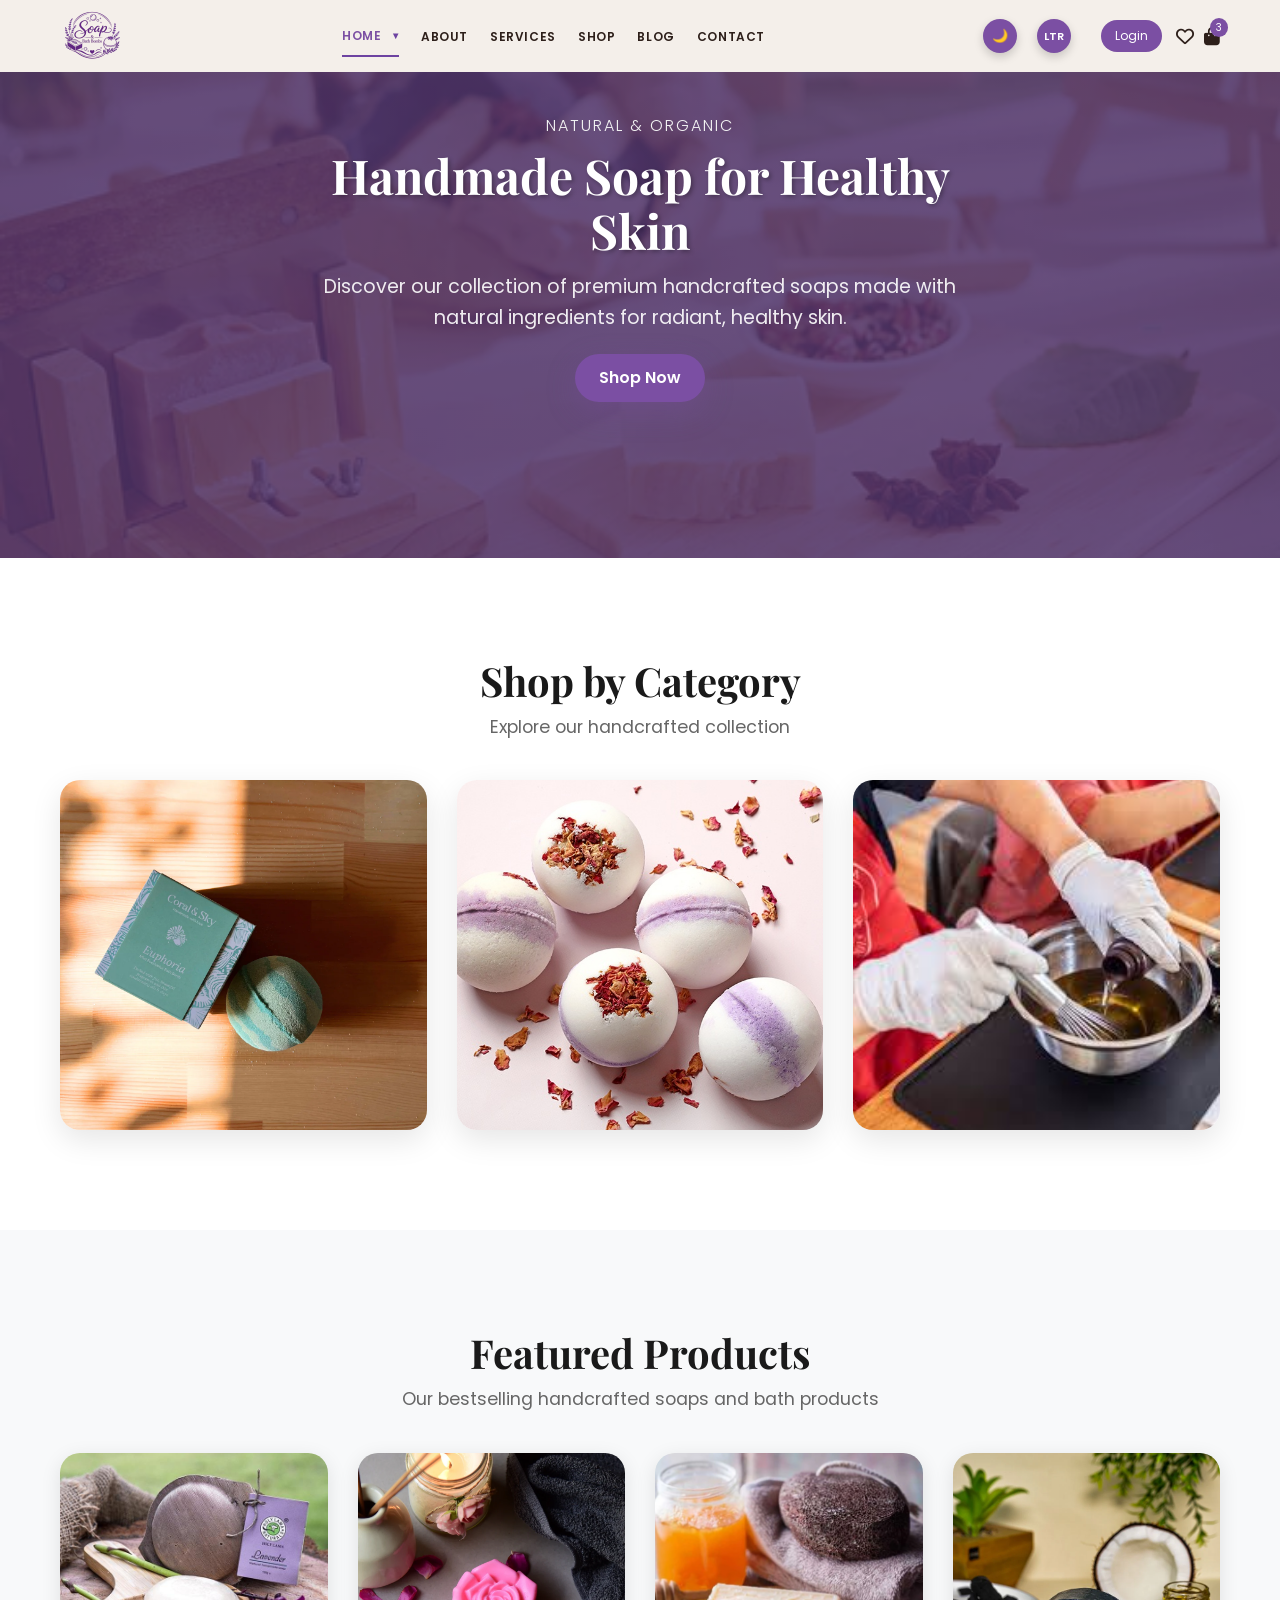
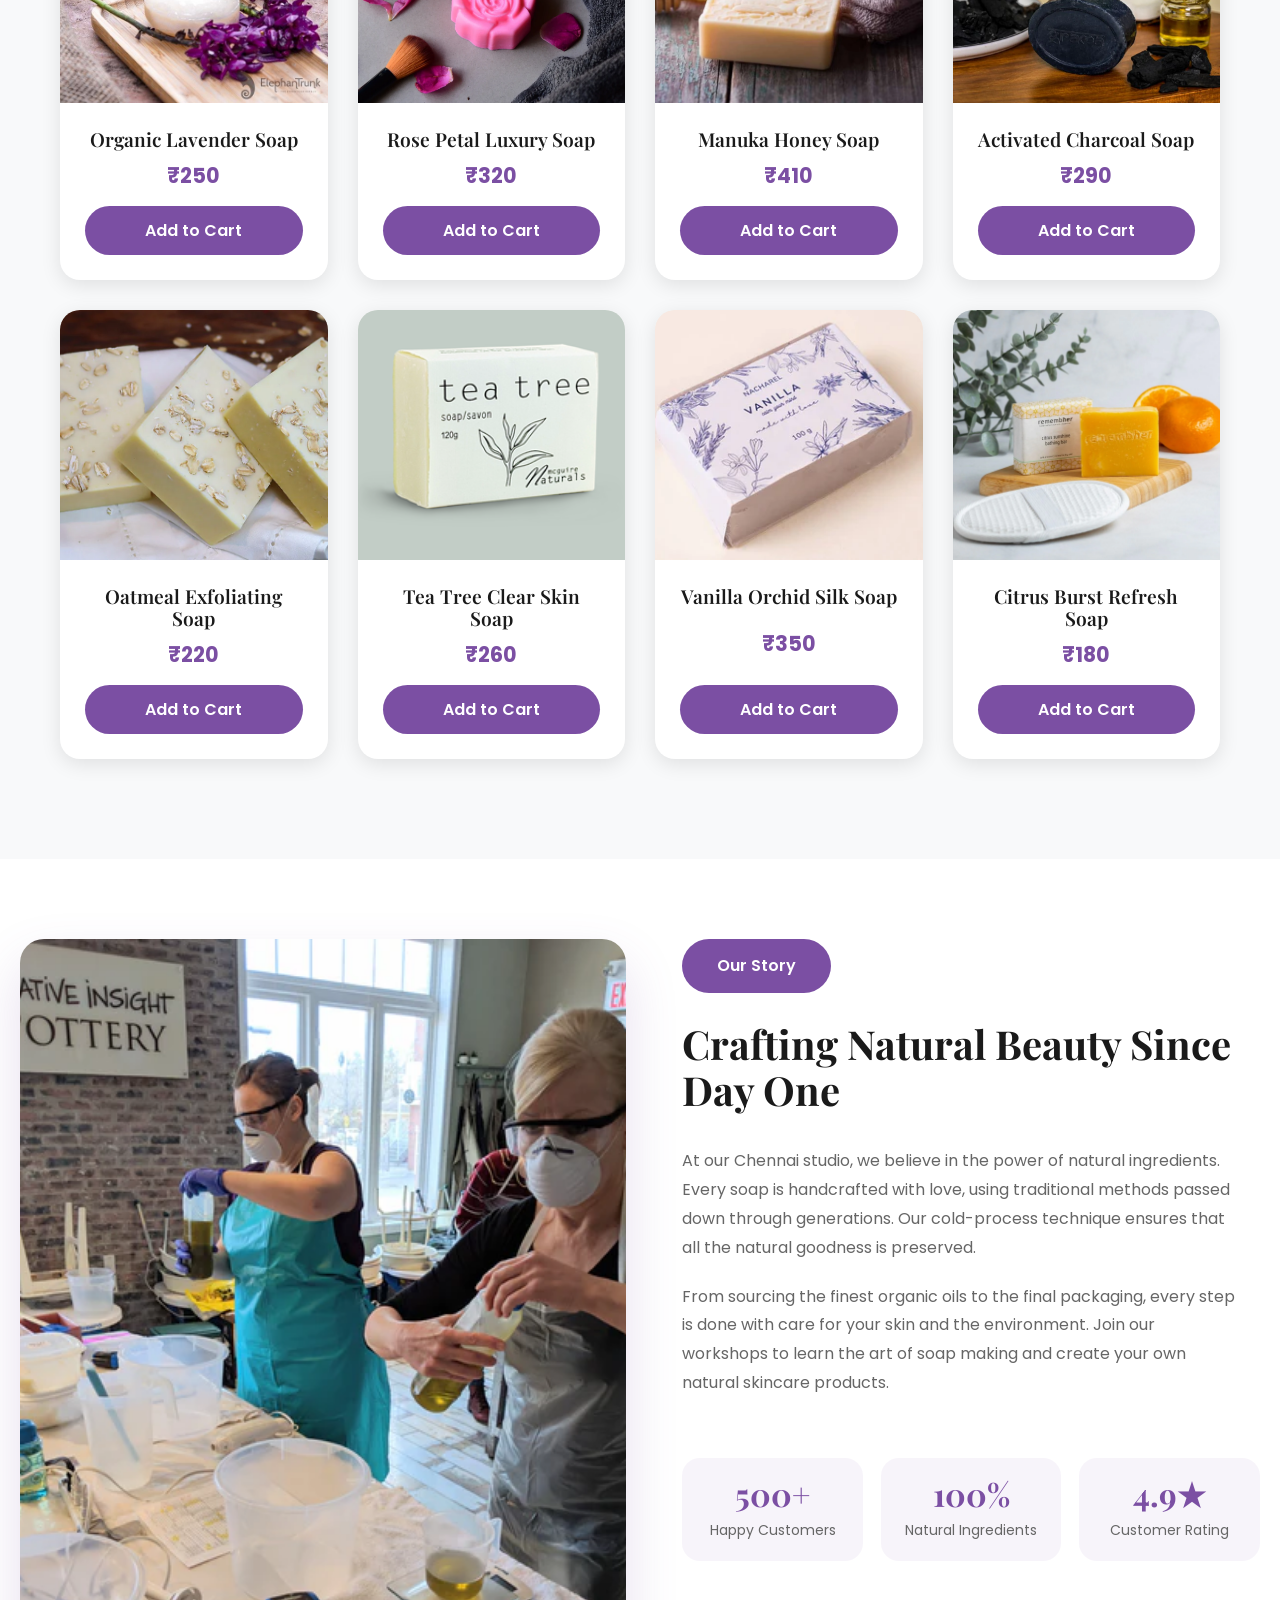
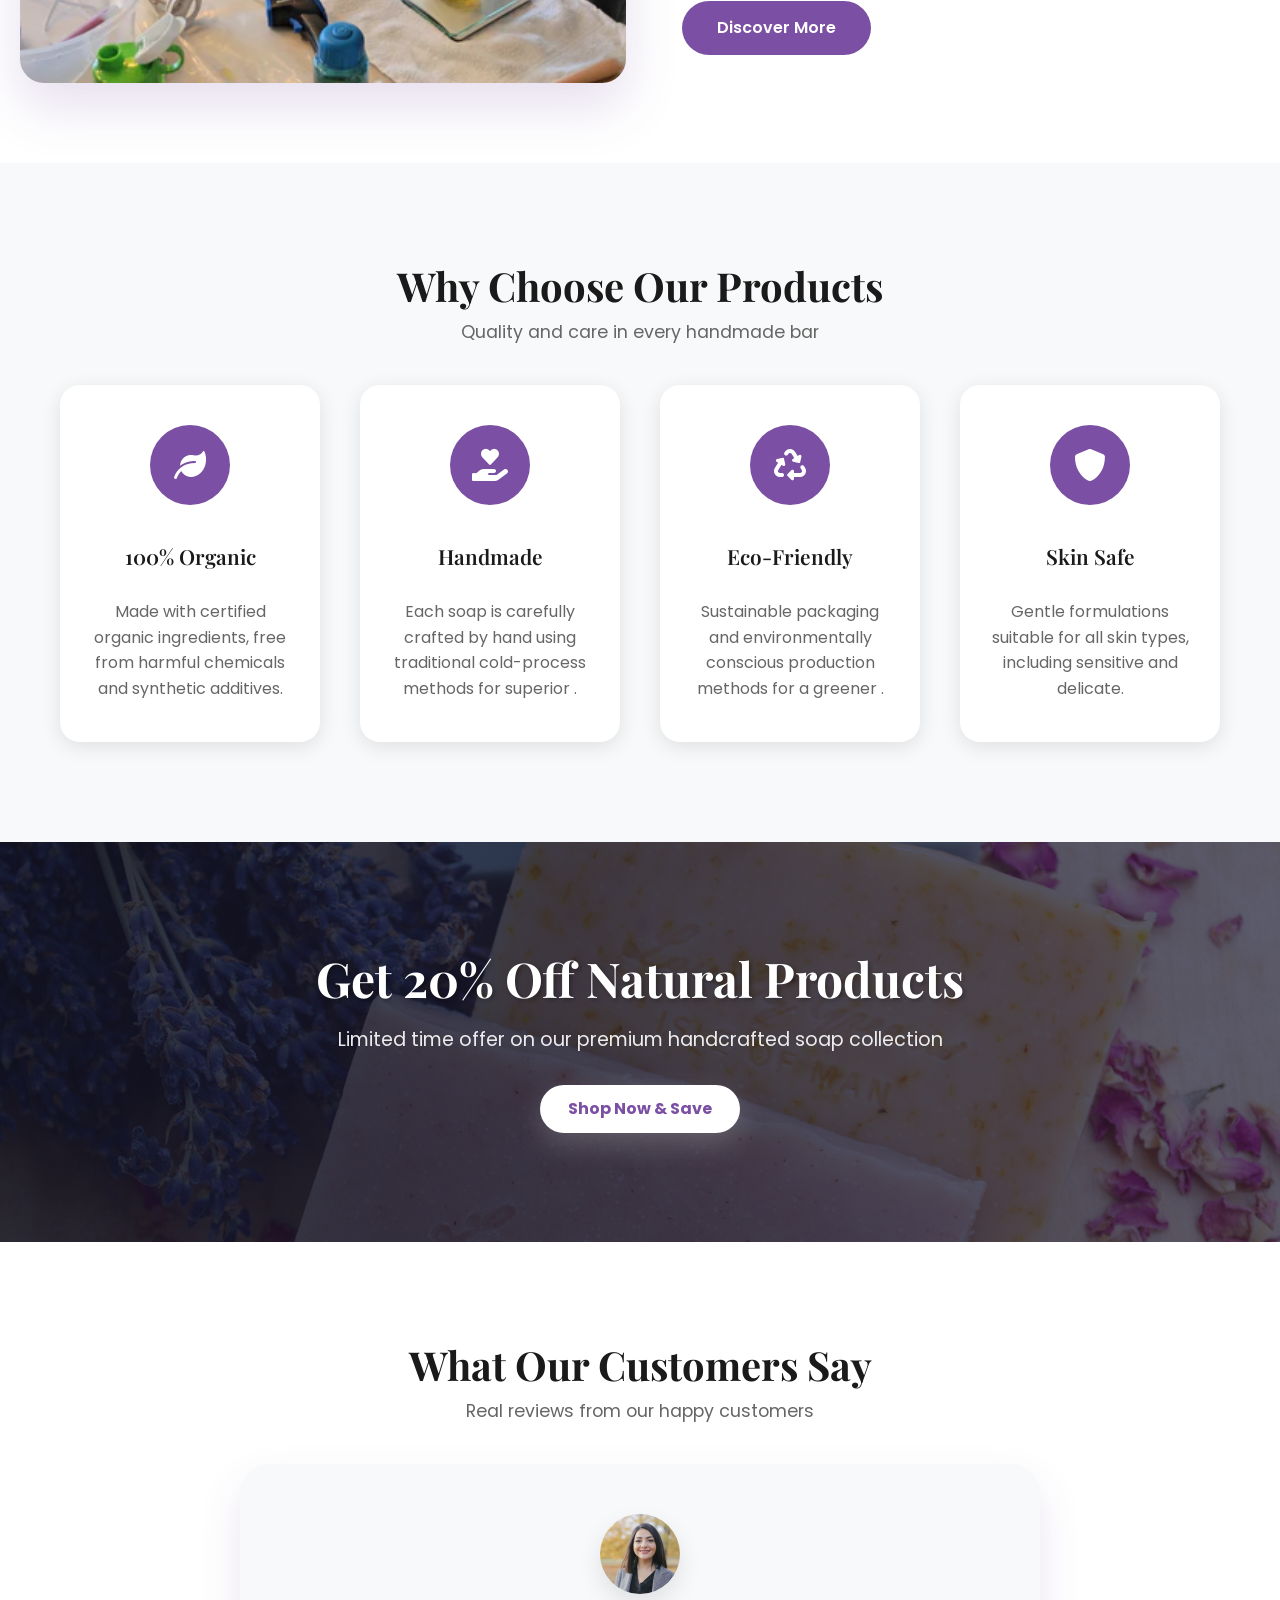
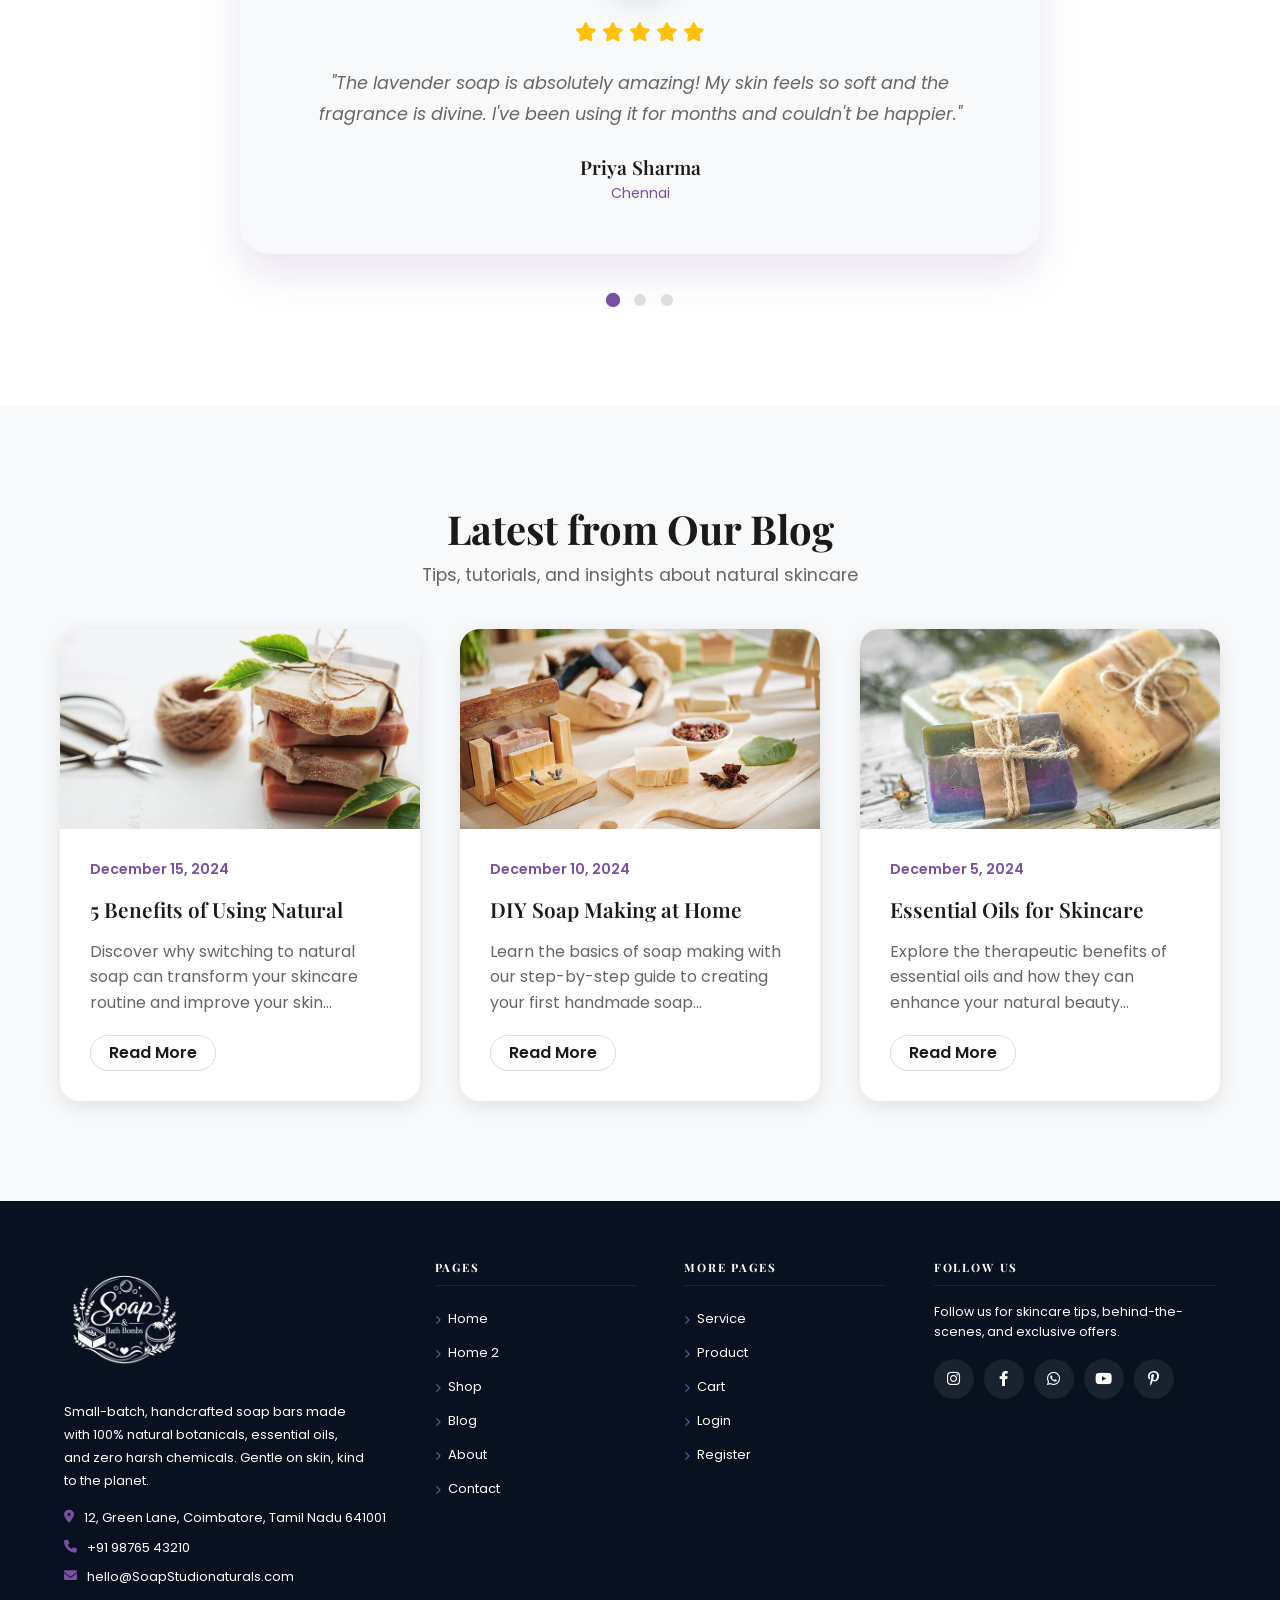
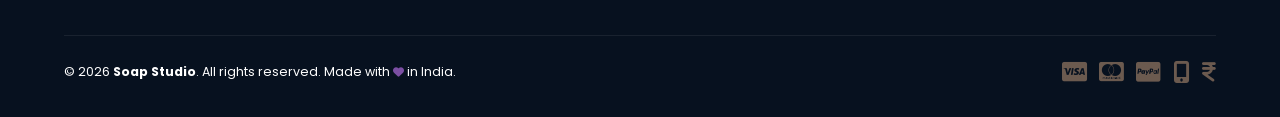
<file: home-2.html>
<!DOCTYPE html>
<html lang="en">
<head>
    <meta charset="UTF-8">
    <meta name="viewport" content="width=device-width, initial-scale=1.0">
    <link rel="icon" type="image/png" href="images/my-logo.png">
<title>Home - Soap & Bath Bomb Workshop Studio</title>
    <link rel="stylesheet" href="css/home-2.css">
    <link rel="stylesheet" href="css/header.css">
    <link rel="stylesheet" href="css/dark.css">
    <link href="https://cdnjs.cloudflare.com/ajax/libs/font-awesome/6.0.0/css/all.min.css" rel="stylesheet">
    <link href="https://fonts.googleapis.com/css2?family=Poppins:wght@300;400;600;700&display=swap" rel="stylesheet">
    <link href="https://fonts.googleapis.com/css2?family=Playfair+Display&family=Poppins&display=swap" rel="stylesheet">
</head>
<body class="page-home2">
<header class="site-header">
  <div class="header-container">


     <a href="index.html" class="logo">
      <img src="images/my-logo.png" alt="Soap Studio Logo" class="logo-img">
    </a>


    <!-- LEFT: Navigation -->
    <nav class="nav-left">
      <ul>
         <li class="dropdown active">
            <a href="#" class="active dropdown-trigger">Home <span class="dropdown-caret">&#9662;</span></a>
            <ul class="dropdown-menu">
                <li><a href="index.html">Home 1</a></li>
                <li><a href="home-2.html" class="active">Home 2</a></li>
            </ul>
        </li>
        <li><a href="about.html">About</a></li>
        <li><a href="service.html">Services</a></li>
        <li><a href="shop.html">Shop</a></li>
        <li><a href="blog.html">Blog</a></li>
        <li><a href="contact.html">Contact</a></li>
      </ul>
    </nav>

    <!-- CENTER: Logo -->
  

    <!-- RIGHT: Icons -->
    <div class="nav-right">
      
      <a href="#" title="Wishlist"><i class="fa-regular fa-heart"></i></a>
      <a href="cart.html" title="Cart" class="cart-icon">
        <i class="fa-solid fa-bag-shopping"></i>
        <span class="cart-badge">3</span>
      </a>
    </div>

    <!-- MOBILE: Hamburger -->
    <button class="hamburger" id="hamburger" aria-label="Toggle menu">
      <span></span><span></span><span></span>
    </button>


      <button id="theme-toggle" class="theme-btn" aria-label="Toggle theme">🌙</button>
      <button id="rtl-toggle" class="rtl-btn" aria-label="Toggle RTL">
        <span id="rtl-icon">LTR</span>
      </button>

      <a href="login.html" class="mobile-login-btn">Login</a>
  </div>

  <!-- MOBILE: Dropdown Nav -->
  <nav class="mobile-nav" id="mobileNav">
    <ul>
       <li class="mobile-dropdown">
         <button class="mobile-dropdown-toggle" type="button" aria-expanded="false">
           <span>Home</span>
           <span class="mobile-dropdown-caret">&#9662;</span>
         </button>
         <ul class="mobile-submenu">
           <li><a href="index.html">Home 1</a></li>
           <li><a href="home-2.html" class="active">Home 2</a></li>
         </ul>
       </li>
       <li><a href="about.html">About</a></li>
       <li><a href="service.html">Services</a></li>
       <li><a href="shop.html">Shop</a></li>
       <li><a href="blog.html">Blog</a></li>
       <li><a href="contact.html">Contact</a></li>
    </ul>
    <div class="mobile-nav-icons">
      <button class="theme-btn mobile-toggle-btn mobile-theme-toggle" aria-label="Toggle theme">🌙</button>
      <button class="rtl-btn mobile-toggle-btn mobile-rtl-toggle" aria-label="Toggle RTL">
        <span class="mobile-rtl-icon">LTR</span>
      </button>
      <a href="#" title="Wishlist"><i class="fa-regular fa-heart"></i></a>
      <a href="cart.html" title="Cart" class="cart-icon">
        <i class="fa-solid fa-bag-shopping"></i>
        <span class="cart-badge">3</span>
      </a>
      <a href="login.html" class="mobile-login-btn mobile-login-btn--menu">Login</a>
    </div>
  </nav>
  </header>
    <!-- Hero Section -->
    <section class="hero-section">
        <div class="hero-background">
            <div class="hero-overlay"></div>
            <div class="hero-content">
                <div class="container">
                    <div class="hero-text">
                        <span class="tagline">Natural &amp; Organic</span>
                        <h1 class="hero-title">Handmade Soap for Healthy Skin</h1>
                        <p class="hero-description">Discover our collection of premium handcrafted soaps made with natural ingredients for radiant, healthy skin.</p>
                        <a href="shop.html" class="cta-button">Shop Now</a>
                    </div>
                </div>
            </div>
        </div>
    </section>

    <!-- Category Section -->
    <section class="category-section">
        <div class="container">
            <div class="section-header">
                <h2>Shop by Category</h2>
                <p>Explore our handcrafted collection</p>
            </div>
            <div class="category-grid">
                <div class="category-card">
                    <div class="category-image">
                        <img src="images/soap.jpg" alt="Handmade Soaps">
                        <div class="category-overlay">
                            <h3>Handmade Soaps</h3>
                            <p>Natural &amp; Organic</p>
                            <a href="shop.html" class="category-btn">Shop Now</a>
                        </div>
                    </div>
                </div>
                <div class="category-card">
                    <div class="category-image">
                        <img src="images/bath bombs.jpg" alt="Bath Bombs">
                        <div class="category-overlay">
                            <h3>Bath Bombs</h3>
                            <p>Fizzy &amp; Fragrant</p>
                            <a href="shop.html" class="category-btn">Shop Now</a>
                        </div>
                    </div>
                </div>
                <div class="category-card">
                    <div class="category-image">
                        <img src="images/oil.jpg" alt="Essential Oils">
                        <div class="category-overlay">
                            <h3>Essential Oils</h3>
                            <p>Pure &amp; Therapeutic</p>
                            <a href="shop.html" class="category-btn">Shop Now</a>
                        </div>
                    </div>
                </div>
         
    </section>

    <!-- Featured Products Section -->
    <section class="featured-products">
        <div class="container">
            <div class="section-header">
                <h2>Featured Products</h2>
                <p>Our bestselling handcrafted soaps and bath products</p>
            </div>
            <div class="products-grid">
                <!-- Product 1 -->
                <div class="product-card">
                    <div class="product-image">
                        <img src="images/lavender.jpg" alt="Lavender Soap" class="primary-img">
                        <img src="images/lavender-2.jpg" alt="Lavender Soap" class="secondary-img">
                        <div class="product-actions">
                            <button class="quick-view" title="Quick View"><i class="fas fa-eye"></i></button>
                            <button class="add-wishlist" title="Add to Wishlist"><i class="fas fa-heart"></i></button>
                        </div>
                    </div>
                    <div class="product-info">
                        <h3>Organic Lavender Soap</h3>
                        <p class="price">₹250</p>
                        <button class="add-to-cart">Add to Cart</button>
                    </div>
                </div>

                <!-- Product 2 -->
                <div class="product-card">
                    <div class="product-image">
                        <img src="images/rose.webp" alt="Rose Soap" class="primary-img">
                        <img src="images/rose-2.jpg" alt="Rose Soap" class="secondary-img">
                        <div class="product-actions">
                            <button class="quick-view" title="Quick View"><i class="fas fa-eye"></i></button>
                            <button class="add-wishlist" title="Add to Wishlist"><i class="fas fa-heart"></i></button>
                        </div>
                    </div>
                    <div class="product-info">
                        <h3>Rose Petal Luxury Soap</h3>
                        <p class="price">₹320</p>
                        <button class="add-to-cart">Add to Cart</button>
                    </div>
                </div>

                <!-- Product 3 -->
                <div class="product-card">
                    <div class="product-image">
                        <img src="images/honey.webp" alt="Honey Soap" class="primary-img">
                        <img src="images/honey-2.webp" alt="Honey Soap" class="secondary-img">
                        <div class="product-actions">
                            <button class="quick-view" title="Quick View"><i class="fas fa-eye"></i></button>
                            <button class="add-wishlist" title="Add to Wishlist"><i class="fas fa-heart"></i></button>
                        </div>
                    </div>
                    <div class="product-info">
                        <h3>Manuka Honey Soap</h3>
                        <p class="price">₹410</p>
                        <button class="add-to-cart">Add to Cart</button>
                    </div>
                </div>

                <!-- Product 4 -->
                <div class="product-card">
                    <div class="product-image">
                        <img src="images/charcoal.webp" alt="Charcoal Soap" class="primary-img">
                        <img src="images/charcoal-2.webp" alt="Charcoal Soap" class="secondary-img">
                        <div class="product-actions">
                            <button class="quick-view" title="Quick View"><i class="fas fa-eye"></i></button>
                            <button class="add-wishlist" title="Add to Wishlist"><i class="fas fa-heart"></i></button>
                        </div>
                    </div>
                    <div class="product-info">
                        <h3>Activated Charcoal Soap</h3>
                        <p class="price">₹290</p>
                        <button class="add-to-cart">Add to Cart</button>
                    </div>
                </div>

                <!-- Product 5 -->
                <div class="product-card">
                    <div class="product-image">
                        <img src="images/oats.webp" alt="Oatmeal Soap" class="primary-img">
                        <img src="images/oats-2.webp" alt="Oatmeal Soap" class="secondary-img">
                        <div class="product-actions">
                            <button class="quick-view" title="Quick View"><i class="fas fa-eye"></i></button>
                            <button class="add-wishlist" title="Add to Wishlist"><i class="fas fa-heart"></i></button>
                        </div>
                    </div>
                    <div class="product-info">
                        <h3>Oatmeal Exfoliating Soap</h3>
                        <p class="price">₹220</p>
                        <button class="add-to-cart">Add to Cart</button>
                    </div>
                </div>

                <!-- Product 6 -->
                <div class="product-card">
                    <div class="product-image">
                        <img src="images/tea tree.png" alt="Tea Tree Soap" class="primary-img">
                        <img src="images/tea tree-2.avif" alt="Tea Tree Soap" class="secondary-img">
                        <div class="product-actions">
                            <button class="quick-view" title="Quick View"><i class="fas fa-eye"></i></button>
                            <button class="add-wishlist" title="Add to Wishlist"><i class="fas fa-heart"></i></button>
                        </div>
                    </div>
                    <div class="product-info">
                        <h3>Tea Tree Clear Skin Soap</h3>
                        <p class="price">₹260</p>
                        <button class="add-to-cart">Add to Cart</button>
                    </div>
                </div>

                <!-- Product 7 -->
                <div class="product-card">
                    <div class="product-image">
                        <img src="images/vanilla.webp" alt="Vanilla Soap" class="primary-img">
                        <img src="images/vanilla-2.webp" alt="Vanilla Soap" class="secondary-img">
                        <div class="product-actions">
                            <button class="quick-view" title="Quick View"><i class="fas fa-eye"></i></button>
                            <button class="add-wishlist" title="Add to Wishlist"><i class="fas fa-heart"></i></button>
                        </div>
                    </div>
                    <div class="product-info">
                        <h3>Vanilla Orchid Silk Soap</h3>
                        <p class="price">&#8377;350</p>
                        <button class="add-to-cart">Add to Cart</button>
                    </div>
                </div>

                <!-- Product 8 -->
                <div class="product-card">
                    <div class="product-image">
                        <img src="images/citrus.webp" alt="Citrus Soap" class="primary-img">
                        <img src="images/citrus-2.webp" alt="Citrus Soap" class="secondary-img">
                        <div class="product-actions">
                            <button class="quick-view" title="Quick View"><i class="fas fa-eye"></i></button>
                            <button class="add-wishlist" title="Add to Wishlist"><i class="fas fa-heart"></i></button>
                        </div>
                    </div>
                    <div class="product-info">
                        <h3>Citrus Burst Refresh Soap</h3>
                        <p class="price">&#8377;180</p>
                        <button class="add-to-cart">Add to Cart</button>
                    </div>
                </div>

            </div>
        </div>
    </section>

    <!-- About / Story Section -->
    <section class="about-section">
        <div class="container">
            <div class="about-content">
                <div class="about-image">
                    <img src="images/making.webp" alt="Soap Making Process">
                </div>
                <div class="about-text">
                    <span class="discover-btn">Our Story</span>
                    <h2>Crafting Natural Beauty Since Day One</h2>
                    <p>At our Chennai studio, we believe in the power of natural ingredients. Every soap is handcrafted with love, using traditional methods passed down through generations. Our cold-process technique ensures that all the natural goodness is preserved.</p>
                    <p>From sourcing the finest organic oils to the final packaging, every step is done with care for your skin and the environment. Join our workshops to learn the art of soap making and create your own natural skincare products.</p>
                    <div class="about-stats">
                        <div class="stat">
                            <h3>500+</h3>
                            <p>Happy Customers</p>
                        </div>
                        <div class="stat">
                            <h3>100%</h3>
                            <p>Natural Ingredients</p>
                        </div>
                        <div class="stat">
                            <h3>4.9★</h3>
                            <p>Customer Rating</p>
                        </div>
                    </div>
                    <a href="about.html" class="discover-btn">Discover More</a>
                </div>
            </div>
        </div>
    </section>

    <!-- Why Choose Us Section -->
    <section class="why-choose-us">
        <div class="container">
            <div class="section-header">
                <h2>Why Choose Our Products</h2>
                <p>Quality and care in every handmade bar</p>
            </div>
            <div class="features-grid">
                <div class="feature-card">
                    <div class="feature-icon">
                        <i class="fas fa-leaf"></i>
                    </div>
                    <h3>100% Organic</h3>
                    <p>Made with certified organic ingredients, free from harmful chemicals and synthetic additives.</p>
                </div>
                <div class="feature-card">
                    <div class="feature-icon">
                        <i class="fas fa-hand-holding-heart"></i>
                    </div>
                    <h3>Handmade</h3>
                    <p>Each soap is carefully crafted by hand using traditional cold-process methods for superior .</p>
                </div>
                <div class="feature-card">
                    <div class="feature-icon">
                        <i class="fas fa-recycle"></i>
                    </div>
                    <h3>Eco-Friendly</h3>
                    <p>Sustainable packaging and environmentally conscious production methods for a greener .</p>
                </div>
                <div class="feature-card">
                    <div class="feature-icon">
                        <i class="fas fa-shield-alt"></i>
                    </div>
                    <h3>Skin Safe</h3>
                    <p>Gentle formulations suitable for all skin types, including sensitive and delicate.</p>
                </div>
            </div>
        </div>
    </section>

    <!-- Parallax Banner / Offer Section -->
    <section class="parallax-banner">
        <div class="parallax-overlay"></div>
        <div class="container">
            <div class="banner-content">
                <h2>Get 20% Off Natural Products</h2>
                <p>Limited time offer on our premium handcrafted soap collection</p>
                <a href="shop.html" class="offer-btn">Shop Now &amp; Save</a>
            </div>
        </div>
    </section>

    <!-- Testimonials Section -->
    <section class="testimonials-section">
        <div class="container">
            <div class="section-header">
                <h2>What Our Customers Say</h2>
                <p>Real reviews from our happy customers</p>
            </div>
            <div class="testimonials-slider">
                <div class="testimonial-card active">
                    <div class="testimonial-image">
                        <img src="images/customer-3.jpg" alt="Customer">
                    </div>
                    <div class="testimonial-content">
                        <div class="stars">
                            <i class="fas fa-star"></i>
                            <i class="fas fa-star"></i>
                            <i class="fas fa-star"></i>
                            <i class="fas fa-star"></i>
                            <i class="fas fa-star"></i>
                        </div>
                        <p>"The lavender soap is absolutely amazing! My skin feels so soft and the fragrance is divine. I've been using it for months and couldn't be happier."</p>
                        <h4>Priya Sharma</h4>
                        <span>Chennai</span>
                    </div>
                </div>
                <div class="testimonial-card">
                    <div class="testimonial-image">
                        <img src="images/new-2.avif" alt="Customer">
                    </div>
                    <div class="testimonial-content">
                        <div class="stars">
                            <i class="fas fa-star"></i>
                            <i class="fas fa-star"></i>
                            <i class="fas fa-star"></i>
                            <i class="fas fa-star"></i>
                            <i class="fas fa-star"></i>
                        </div>
                        <p>"Attended the workshop last month and it was incredible! Learned so much about natural soap making. The instructors are very knowledgeable and patient."</p>
                        <h4>Rajesh Kumar</h4>
                        <span>Chennai</span>
                    </div>
                </div>
                <div class="testimonial-card">
                    <div class="testimonial-image">
                        <img src="images/profile-2.avif" alt="Customer">
                    </div>
                    <div class="testimonial-content">
                        <div class="stars">
                            <i class="fas fa-star"></i>
                            <i class="fas fa-star"></i>
                            <i class="fas fa-star"></i>
                            <i class="fas fa-star"></i>
                            <i class="fas fa-star"></i>
                        </div>
                        <p>"The honey soap is perfect for my sensitive skin. No irritation at all and it leaves my skin feeling moisturized. Highly recommend!"</p>
                        <h4>Meera Patel</h4>
                        <span>Chennai</span>
                    </div>
                </div>
            </div>
            <div class="testimonial-dots">
                <span class="dot active" onclick="currentTestimonial(1)"></span>
                <span class="dot" onclick="currentTestimonial(2)"></span>
                <span class="dot" onclick="currentTestimonial(3)"></span>
            </div>
        </div>
    </section>

    <!-- Blog Section -->
    <section class="blog-section">
        <div class="container">
            <div class="section-header">
                <h2>Latest from Our Blog</h2>
                <p>Tips, tutorials, and insights about natural skincare</p>
            </div>
            <div class="blog-grid">
                <article class="blog-card">
                    <div class="blog-image">
                        <img src="images/blog-1.webp" alt="Blog Post">
                    </div>
                    <div class="blog-content">
                        <span class="blog-date">December 15, 2024</span>
                        <h3>5 Benefits of Using Natural</h3>
                        <p>Discover why switching to natural soap can transform your skincare routine and improve your skin...</p>
                        <a href="blog.html" class="read-more">Read More</a>
                    </div>
                </article>
                <article class="blog-card">
                    <div class="blog-image">
                        <img src="images/blog-2.webp" alt="Blog Post">
                    </div>
                    <div class="blog-content">
                        <span class="blog-date">December 10, 2024</span>
                        <h3>DIY Soap Making at Home</h3>
                        <p>Learn the basics of soap making with our step-by-step guide to creating your first handmade soap...</p>
                        <a href="blog.html" class="read-more">Read More</a>
                    </div>
                </article>
                <article class="blog-card">
                    <div class="blog-image">
                        <img src="images/blog-3.webp" alt="Blog Post">
                    </div>
                    <div class="blog-content">
                        <span class="blog-date">December 5, 2024</span>
                        <h3>Essential Oils for Skincare</h3>
                        <p>Explore the therapeutic benefits of essential oils and how they can enhance your natural beauty...</p>
                        <a href="blog.html" class="read-more">Read More</a>
                    </div>
                </article>
            </div>
        </div>
    </section>



   <!-- ════════════════════════════════
     Footer
════════════════════════════════ -->
<footer class="site-footer">

  <!-- Top accent line -->
  <div class="footer-accent"></div>

  <div class="footer-container">

    <!-- ── MAIN GRID ── -->
    <div class="footer-grid">

      <!-- COL 1: Brand -->
      <div class="footer-col footer-col--brand">
        <a href="index.html" class="footer-logo">
          <img src="images/my-logo.png" alt="Soap Studio Logo" class="logo-img">
        </a>
        <p class="footer-about">
          Small-batch, handcrafted soap bars made with 100% natural botanicals,
          essential oils, and zero harsh chemicals. Gentle on skin, kind to the planet.
        </p>
        <!-- Contact -->
        <ul class="footer-contact">
          <li>
            <i class="fa-solid fa-location-dot"></i>
            <span>12, Green Lane, Coimbatore, Tamil Nadu 641001</span>
          </li>
          <li>
            <i class="fa-solid fa-phone"></i>
            <a href="tel:+919876543210">+91 98765 43210</a>
          </li>
          <li>
            <i class="fa-solid fa-envelope"></i>
            <a href="mailto:hello@SoapStudionaturals.com">hello@SoapStudionaturals.com</a>
          </li>
        </ul>
      </div>

      <!-- COL 2: Pages -->
      <div class="footer-col">
        <h4 class="footer-heading">Pages</h4>
        <ul class="footer-links">
          <li><a href="index.html"><i class="fa-solid fa-chevron-right"></i> Home</a></li>
          <li><a href="home-2.html"><i class="fa-solid fa-chevron-right"></i> Home 2</a></li>
          <li><a href="shop.html"><i class="fa-solid fa-chevron-right"></i> Shop</a></li>
          <li><a href="blog.html"><i class="fa-solid fa-chevron-right"></i> Blog</a></li>
          <li><a href="about.html"><i class="fa-solid fa-chevron-right"></i> About</a></li>
          <li><a href="contact.html"><i class="fa-solid fa-chevron-right"></i> Contact</a></li>
        </ul>
      </div>

      <!-- COL 3: More Pages -->
      <div class="footer-col">
        <h4 class="footer-heading">More Pages</h4>
        <ul class="footer-links">
          <li><a href="service.html"><i class="fa-solid fa-chevron-right"></i> Service</a></li>
          <li><a href="product.html"><i class="fa-solid fa-chevron-right"></i> Product</a></li>
          <li><a href="cart.html"><i class="fa-solid fa-chevron-right"></i> Cart</a></li>
          <li><a href="login.html"><i class="fa-solid fa-chevron-right"></i> Login</a></li>
          <li><a href="register.html"><i class="fa-solid fa-chevron-right"></i> Register</a></li>
        </ul>
      </div>

      <!-- COL 4: Social + Mini Newsletter -->
      <div class="footer-col footer-col--social">
        <h4 class="footer-heading">Follow Us</h4>
        <p class="footer-social-sub">Follow us for skincare tips, behind-the-scenes, and exclusive offers.</p>

        <div class="footer-socials">
          <a href="#" class="social-btn social-btn--ig" aria-label="Instagram">
            <i class="fa-brands fa-instagram"></i>
          </a>
          <a href="#" class="social-btn social-btn--fb" aria-label="Facebook">
            <i class="fa-brands fa-facebook-f"></i>
          </a>
          <a href="#" class="social-btn social-btn--wa" aria-label="WhatsApp">
            <i class="fa-brands fa-whatsapp"></i>
          </a>
          <a href="#" class="social-btn social-btn--yt" aria-label="YouTube">
            <i class="fa-brands fa-youtube"></i>
          </a>
          <a href="#" class="social-btn social-btn--pin" aria-label="Pinterest">
            <i class="fa-brands fa-pinterest-p"></i>
          </a>
        </div>

        <!-- Mini newsletter -->
      </div>

    </div><!-- /footer-grid -->

    <!-- ── BOTTOM BAR ── -->
    <div class="footer-bottom">
      <div class="footer-bottom-left">
        <p class="footer-copy">&copy; 2026 <strong>Soap Studio</strong>. All rights reserved. Made with <i class="fa-solid fa-heart footer-heart"></i> in India.</p>
      </div>
      <div class="footer-bottom-right">
        <!-- Payment icons -->
        <div class="footer-payments">
          <span class="pay-icon" title="Visa"><i class="fa-brands fa-cc-visa"></i></span>
          <span class="pay-icon" title="Mastercard"><i class="fa-brands fa-cc-mastercard"></i></span>
          <span class="pay-icon" title="PayPal"><i class="fa-brands fa-cc-paypal"></i></span>
          <span class="pay-icon" title="Razorpay"><i class="fa-solid fa-mobile-screen-button"></i></span>
          <span class="pay-icon" title="UPI"><i class="fa-solid fa-indian-rupee-sign"></i></span>
        </div>
      </div>
    </div>

  </div>
</footer>

    <button class="back-to-top" id="backToTop" aria-label="Back to top">
        <i class="fa-solid fa-chevron-up"></i>
    </button>

    <script>
        const backToTop = document.getElementById('backToTop');

        if (backToTop) {
            window.addEventListener('scroll', () => {
                backToTop.classList.toggle('visible', window.scrollY > 350);
            });

            backToTop.addEventListener('click', () => window.scrollTo({ top: 0, behavior: 'smooth' }));
        }

        // Hero animation
        window.addEventListener('load', () => {
            document.querySelector('.hero-text').classList.add('animate');
        });

        // Testimonials slider
        let currentTestimonialIndex = 0;
        const testimonials = document.querySelectorAll('.testimonial-card');
        const dots = document.querySelectorAll('.testimonial-dots .dot');

        function showTestimonial(index) {
            testimonials.forEach(testimonial => testimonial.classList.remove('active'));
            dots.forEach(dot => dot.classList.remove('active'));
            
            testimonials[index].classList.add('active');
            dots[index].classList.add('active');
        }

        function currentTestimonial(index) {
            currentTestimonialIndex = index - 1;
            showTestimonial(currentTestimonialIndex);
        }

        // Auto-slide testimonials
        setInterval(() => {
            currentTestimonialIndex = (currentTestimonialIndex + 1) % testimonials.length;
            showTestimonial(currentTestimonialIndex);
        }, 5000);

        // Newsletter form
        document.querySelector('.newsletter-form').addEventListener('submit', function(e) {
            e.preventDefault();
            alert('Thank you for subscribing!');
            this.reset();
        });

        // Smooth scrolling
        document.querySelectorAll('a[href^="#"]').forEach(anchor => {
            anchor.addEventListener('click', function (e) {
                e.preventDefault();
                const target = document.querySelector(this.getAttribute('href'));
                if (target) {
                    target.scrollIntoView({
                        behavior: 'smooth'
                    });
                }
            });
        });

        // Parallax effect
        window.addEventListener('scroll', () => {
            const scrolled = window.pageYOffset;
            const parallax = document.querySelector('.parallax-banner');
            if (parallax) {
                const speed = scrolled * 0.5;
                parallax.style.transform = `translateY(${speed}px)`;
            }
        });

        // Touch-friendly product hover for mobile
        const touchProductCards = document.querySelectorAll('.featured-products .product-card');
        const isTouchDevice = window.matchMedia('(hover: none), (pointer: coarse)').matches;

        if (isTouchDevice && touchProductCards.length) {
            touchProductCards.forEach((card) => {
                card.addEventListener('click', (event) => {
                    if (event.target.closest('button, a')) return;

                    const shouldOpen = !card.classList.contains('is-hovered');
                    touchProductCards.forEach((item) => item.classList.remove('is-hovered'));

                    if (shouldOpen) {
                        card.classList.add('is-hovered');
                    }
                });
            });

            document.addEventListener('click', (event) => {
                if (!event.target.closest('.featured-products .product-card')) {
                    touchProductCards.forEach((card) => card.classList.remove('is-hovered'));
                }
            });
        }
    </script>
<script src="js/theme.js"></script>
</body>
</html>
</file>
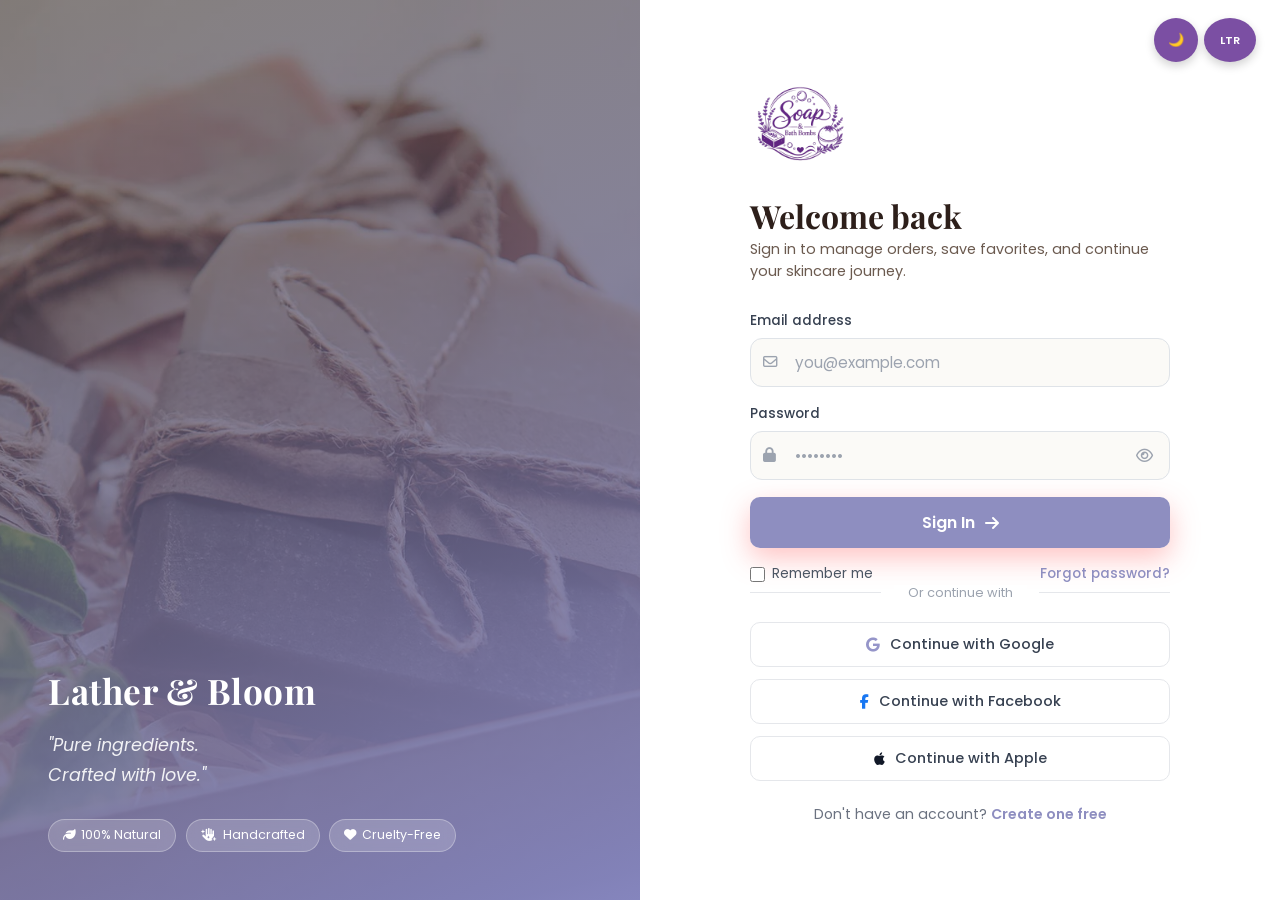
<file: login.html>
<!DOCTYPE html>
<html lang="en">
<head>
  <meta charset="UTF-8" />
  <meta name="viewport" content="width=device-width, initial-scale=1.0" />
  <link rel="icon" type="image/png" href="images/my-logo.png">
<title>Login – Lather & Bloom</title>
  <link rel="preconnect" href="https://fonts.googleapis.com" />
  <link href="https://fonts.googleapis.com/css2?family=Playfair+Display:wght@500;700&family=Poppins:wght@300;400;500;600&display=swap" rel="stylesheet" />
  <link rel="stylesheet" href="https://cdnjs.cloudflare.com/ajax/libs/font-awesome/6.5.0/css/all.min.css" />
  <link rel="stylesheet" href="css/login.css" />
  <link rel="stylesheet" href="css/dark.css" />
</head>
<body class="page-login">
  <button id="theme-toggle" class="theme-btn" aria-label="Toggle theme">🌙</button>
  <button id="rtl-toggle" class="rtl-btn" aria-label="Toggle RTL">
    <span id="rtl-icon">LTR</span>
  </button>

  <div class="login-page">

    <!-- LEFT PANEL -->
    <div class="login-visual">
      <div class="visual-overlay"></div>
      <img src="images/handmade-soap-bars-2024-12-07-21-31-31-utc.webp" alt="Handmade Soaps" />
      <div class="visual-content">
        <a href="index.html" class="brand">Lather &amp; Bloom</a>
        <p class="tagline">"Pure ingredients.<br>Crafted with love."</p>
        <div class="visual-badges">
          <span><i class="fa-solid fa-leaf"></i> 100% Natural</span>
          <span><i class="fa-solid fa-hand-sparkles"></i> Handcrafted</span>
          <span><i class="fa-solid fa-heart"></i> Cruelty-Free</span>
        </div>
      </div>
    </div>

    <!-- RIGHT PANEL -->
    <div class="login-form-panel">
      <div class="form-box">
        <div class="auth-header">
          <a href="index.html" class="footer-logo auth-logo">
            <img src="images/my-logo.png" alt="Soap Studio Logo" class="logo-img">
          </a>
          <a href="index.html" class="mobile-brand">Lather &amp; Bloom</a>
        </div>

        <div class="auth-copy">
          <h1>Welcome back</h1>
          <p class="sub">Sign in to manage orders, save favorites, and continue your skincare journey.</p>
        </div>

        <!-- Login form -->
        <form id="loginForm" novalidate>

          <div class="field-group">
            <label for="email">Email address</label>
            <div class="input-wrap">
              <i class="fa-regular fa-envelope"></i>
              <input type="email" id="email" placeholder="you@example.com" required />
            </div>
            <span class="error-msg" id="emailErr">Please enter a valid email.</span>
          </div>

          <div class="field-group">
            <label for="password">Password</label>
            <div class="input-wrap">
              <i class="fa-solid fa-lock"></i>
              <input type="password" id="password" placeholder="••••••••" required />
              <button type="button" class="toggle-pw" aria-label="Toggle password">
                <i class="fa-regular fa-eye" id="eyeIcon"></i>
              </button>
            </div>
            <span class="error-msg" id="passErr">Password must be at least 6 characters.</span>
          </div>

          <button type="submit" class="btn-login">
            <span>Sign In</span>
            <i class="fa-solid fa-arrow-right"></i>
          </button>

          <div class="form-meta">
            <label class="remember">
              <input type="checkbox" id="remember" />
              <span>Remember me</span>
            </label>
            <a href="#" class="forgot">Forgot password?</a>
          </div>
        </form>

        <div class="divider"><span>Or continue with</span></div>

        <div class="or-continue-section">
          <div class="social-row">
            <button class="social-btn" type="button">
              <i class="fa-brands fa-google"></i> Continue with Google
            </button>
            <button class="social-btn" type="button">
              <i class="fa-brands fa-facebook-f"></i> Continue with Facebook
            </button>
            <button class="social-btn" type="button">
              <i class="fa-brands fa-apple"></i> Continue with Apple
            </button>
          </div>
        </div>

        <p class="signup-link">Don't have an account? <a href="register.html">Create one free</a></p>

      </div>

      
    </div>
    

  </div>

  <button class="back-to-top" id="backToTop" aria-label="Back to top">
    <i class="fa-solid fa-chevron-up"></i>
  </button>

  <script>
    const backToTop = document.getElementById('backToTop');

    if (backToTop) {
      window.addEventListener('scroll', () => {
        backToTop.classList.toggle('visible', window.scrollY > 350);
      });

      backToTop.addEventListener('click', () => window.scrollTo({ top: 0, behavior: 'smooth' }));
    }

    // Password toggle
    document.querySelector('.toggle-pw').addEventListener('click', () => {
      const pw = document.getElementById('password');
      const icon = document.getElementById('eyeIcon');
      const isHidden = pw.type === 'password';
      pw.type = isHidden ? 'text' : 'password';
      icon.className = isHidden ? 'fa-regular fa-eye-slash' : 'fa-regular fa-eye';
    });

    // Form validation
    document.getElementById('loginForm').addEventListener('submit', e => {
      e.preventDefault();
      const email = document.getElementById('email');
      const pass  = document.getElementById('password');
      let valid = true;

      const emailOk = /^[^\s@]+@[^\s@]+\.[^\s@]+$/.test(email.value.trim());
      document.getElementById('emailErr').classList.toggle('show', !emailOk);
      email.closest('.input-wrap').classList.toggle('error', !emailOk);
      if (!emailOk) valid = false;

      const passOk = pass.value.length >= 6;
      document.getElementById('passErr').classList.toggle('show', !passOk);
      pass.closest('.input-wrap').classList.toggle('error', !passOk);
      if (!passOk) valid = false;

      if (valid) window.location.href = 'index.html';
    });
  </script>

  <script src="js/theme.js"></script>
</body>
</html>
</file>
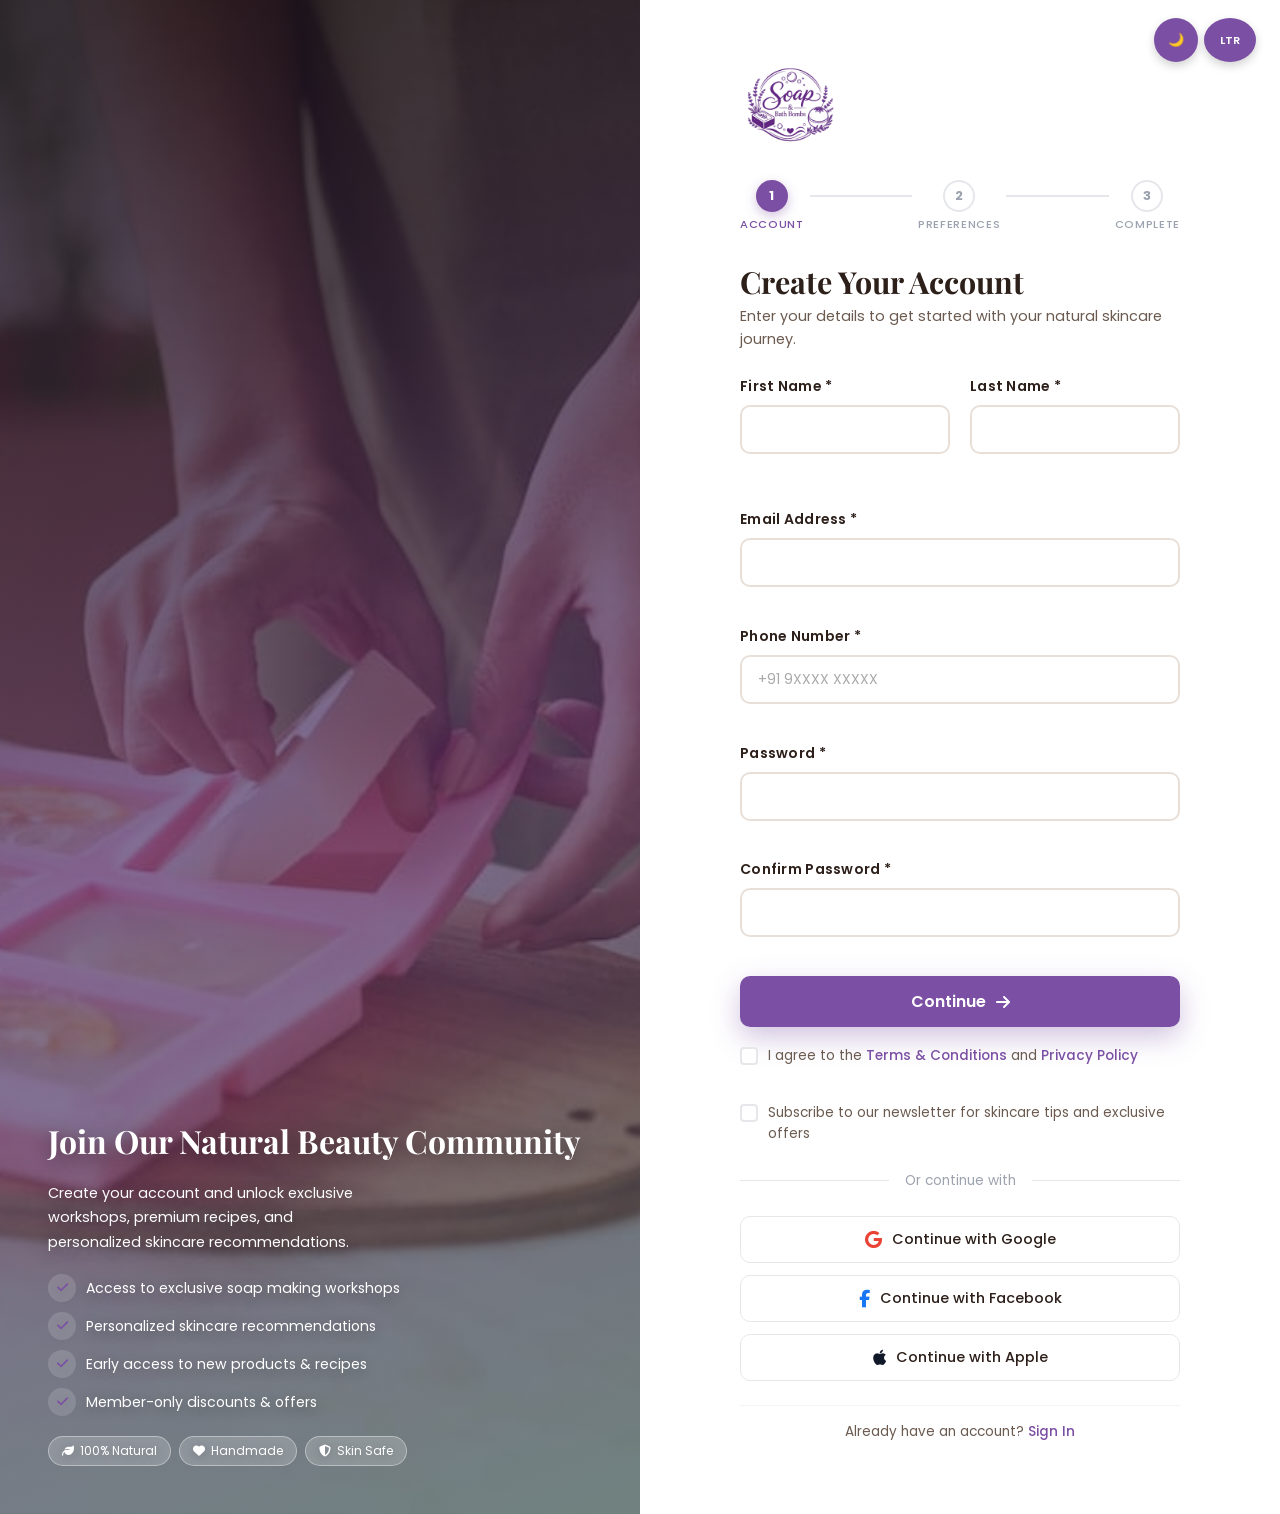
<file: register.html>
<!DOCTYPE html>
<html lang="en">
<head>
    <meta charset="UTF-8">
    <meta name="viewport" content="width=device-width, initial-scale=1.0">
<title>Register - Soap & Bath Bomb Workshop Studio</title>
    <link rel="icon" type="image/png" href="images/my-logo.png">
    <link rel="stylesheet" href="css/register.css">
    <link rel="stylesheet" href="css/dark.css">
    <link href="https://fonts.googleapis.com/css2?family=Poppins:wght@300;400;500;600;700&display=swap" rel="stylesheet">
    <link href="https://fonts.googleapis.com/css2?family=Playfair+Display:wght@400;600;700&display=swap" rel="stylesheet">
    <link rel="stylesheet" href="https://cdnjs.cloudflare.com/ajax/libs/font-awesome/6.5.0/css/all.min.css">
</head>
<body class="page-register">
    <button id="theme-toggle" class="theme-btn" aria-label="Toggle theme">🌙</button>
    <button id="rtl-toggle" class="rtl-btn" aria-label="Toggle RTL">
        <span id="rtl-icon">LTR</span>
    </button>
    <div class="reg-page">
        <!-- Left Visual Panel -->
        <div class="reg-visual">

            <img src="images/soap-1.jpeg" alt="Handmade soap making">
            <div class="reg-visual-overlay"></div>
            <div class="reg-visual-content">
                <!-- Brand -->
      
                <!-- Heading -->
                <h1 class="reg-visual-heading">
                    Join Our Natural Beauty Community
                </h1>
                <p class="reg-visual-sub">
                    Create your account and unlock exclusive workshops, premium recipes, and personalized skincare recommendations.
                </p>
                
                <!-- Perks -->
                <ul class="reg-perks">
                    <li>
                        <i class="fas fa-check"></i>
                        Access to exclusive soap making workshops
                    </li>
                    <li>
                        <i class="fas fa-check"></i>
                        Personalized skincare recommendations
                    </li>
                    <li>
                        <i class="fas fa-check"></i>
                        Early access to new products & recipes
                    </li>
                    <li>
                        <i class="fas fa-check"></i>
                        Member-only discounts & offers
                    </li>
                </ul>
                
                <!-- Badges -->
                <div class="reg-badges">
                    <span><i class="fas fa-leaf"></i> 100% Natural</span>
                    <span><i class="fas fa-heart"></i> Handmade</span>
                    <span><i class="fas fa-shield-alt"></i> Skin Safe</span>
                </div>
            </div>
        </div>
        
        <!-- Right Form Panel -->
        <div class="reg-form-panel">
            <div class="reg-form-box">
                <div class="auth-header reg-auth-header">
                    <a href="index.html" class="footer-logo auth-logo">
                        <img src="images/my-logo.png" alt="Soap Studio Logo" class="logo-img">
                    </a>
                    <a href="index.html" class="reg-mobile-brand">
                        <i class="fas fa-spa"></i>
                        Soap Studio
                    </a>
                </div>
                 
                <!-- Step Indicator -->
                <div class="reg-steps">
                    <div class="reg-step active" data-step="1">
                        <div class="reg-step-num">1</div>
                        <div class="reg-step-label">Account</div>
                    </div>
                    <div class="reg-step-line"></div>
                    <div class="reg-step" data-step="2">
                        <div class="reg-step-num">2</div>
                        <div class="reg-step-label">Preferences</div>
                    </div>
                    <div class="reg-step-line"></div>
                    <div class="reg-step" data-step="3">
                        <div class="reg-step-num">3</div>
                        <div class="reg-step-label">Complete</div>
                    </div>
                </div>
                
                <!-- Step 1: Account Details -->
                <div class="reg-step-content active" data-content="1">
                    <h2 class="reg-heading">Create Your Account</h2>
                    <p class="reg-sub">Enter your details to get started with your natural skincare journey.</p>
                    
                    <form id="registrationForm" class="form">
                        <div class="form-row">
                            <div class="form-group">
                                <label for="firstName">First Name *</label>
                                <input type="text" id="firstName" name="firstName" required>
                                <div class="error-msg"></div>
                            </div>
                            <div class="form-group">
                                <label for="lastName">Last Name *</label>
                                <input type="text" id="lastName" name="lastName" required>
                                <div class="error-msg"></div>
                            </div>
                        </div>
                        
                        <div class="form-group">
                            <label for="email">Email Address *</label>
                            <input type="email" id="email" name="email" required>
                            <div class="error-msg"></div>
                        </div>
                        
                        <div class="form-group">
                            <label for="phone">Phone Number *</label>
                            <input type="tel" id="phone" name="phone" placeholder="+91 9XXXX XXXXX" required>
                            <div class="error-msg"></div>
                        </div>
                        
                        <div class="form-group">
                            <label for="password">Password *</label>
                            <input type="password" id="password" name="password" required>
                            <div class="reg-strength-wrap">
                                <div class="reg-strength-bar">
                                    <div class="reg-strength-fill"></div>
                                </div>
                                <div class="reg-strength-label">Weak</div>
                            </div>
                            <div class="error-msg"></div>
                        </div>
                        
                        <div class="form-group">
                            <label for="confirmPassword">Confirm Password *</label>
                            <input type="password" id="confirmPassword" name="confirmPassword" required>
                            <div class="error-msg"></div>
                        </div>

                        <button type="button" class="reg-btn-primary" onclick="nextStep()">
                            Continue <i class="fas fa-arrow-right"></i>
                        </button>
                        
                        <div class="reg-terms-row">
                            <label class="checkbox-label">
                                <input type="checkbox" id="terms" name="terms" required>
                                <span class="checkmark"></span>
                                <span class="checkbox-text">I agree to the <a href="#" class="reg-link">Terms & Conditions</a> and <a href="#" class="reg-link">Privacy Policy</a></span>
                            </label>
                            <div class="error-msg"></div>
                        </div>
                        
                        <div class="reg-optin-row">
                            <label class="checkbox-label">
                                <input type="checkbox" id="newsletter" name="newsletter">
                                <span class="checkmark"></span>
                                <span class="checkbox-text">Subscribe to our newsletter for skincare tips and exclusive offers</span>
                            </label>
                        </div>
                    </form>

                    <div class="divider"><span>Or continue with</span></div>

                    <div class="social-row">
                        <button class="social-btn" type="button">
                            <i class="fa-brands fa-google"></i> Continue with Google
                        </button>
                        <button class="social-btn" type="button">
                            <i class="fa-brands fa-facebook-f"></i> Continue with Facebook
                        </button>
                        <button class="social-btn" type="button">
                            <i class="fa-brands fa-apple"></i> Continue with Apple
                        </button>
                    </div>
                     
                    <div class="form-footer">
                        <p>Already have an account? <a href="login.html" class="reg-link">Sign In</a></p>
                    </div>
                </div>
                
                <!-- Step 2: Skin Preferences -->
                <div class="reg-step-content" data-content="2">
                    <h2 class="reg-heading">Skin Preferences</h2>
                    <p class="reg-sub">Help us recommend the perfect products and workshops for your skin type. <span class="reg-optional">(Optional)</span></p>
                    
                    <div class="form-group">
                        <label>What's your skin type?</label>
                        <div class="reg-skin-pills">
                            <div class="reg-pill" data-value="normal">
                                <i class="fas fa-smile"></i> Normal
                            </div>
                            <div class="reg-pill" data-value="dry">
                                <i class="fas fa-tint"></i> Dry
                            </div>
                            <div class="reg-pill" data-value="oily">
                                <i class="fas fa-droplet"></i> Oily
                            </div>
                            <div class="reg-pill" data-value="combination">
                                <i class="fas fa-adjust"></i> Combination
                            </div>
                            <div class="reg-pill" data-value="sensitive">
                                <i class="fas fa-exclamation-triangle"></i> Sensitive
                            </div>
                        </div>
                    </div>
                    
                    <div class="form-group">
                        <label>Any skin concerns?</label>
                        <div class="reg-skin-pills">
                            <div class="reg-pill" data-value="acne">
                                <i class="fas fa-circle"></i> Acne
                            </div>
                            <div class="reg-pill" data-value="aging">
                                <i class="fas fa-clock"></i> Anti-aging
                            </div>
                            <div class="reg-pill" data-value="pigmentation">
                                <i class="fas fa-palette"></i> Pigmentation
                            </div>
                            <div class="reg-pill" data-value="dryness">
                                <i class="fas fa-snowflake"></i> Dryness
                            </div>
                            <div class="reg-pill" data-value="redness">
                                <i class="fas fa-fire"></i> Redness
                            </div>
                            <div class="reg-pill" data-value="none">
                                <i class="fas fa-check"></i> None
                            </div>
                        </div>
                    </div>
                    
                    <div class="form-group">
                        <label>Preferred scents?</label>
                        <div class="reg-skin-pills">
                            <div class="reg-pill" data-value="lavender">
                                <i class="fas fa-leaf"></i> Lavender
                            </div>
                            <div class="reg-pill" data-value="citrus">
                                <i class="fas fa-lemon"></i> Citrus
                            </div>
                            <div class="reg-pill" data-value="rose">
                                <i class="fas fa-rose"></i> Rose
                            </div>
                            <div class="reg-pill" data-value="vanilla">
                                <i class="fas fa-cookie"></i> Vanilla
                            </div>
                            <div class="reg-pill" data-value="mint">
                                <i class="fas fa-seedling"></i> Mint
                            </div>
                            <div class="reg-pill" data-value="unscented">
                                <i class="fas fa-ban"></i> Unscented
                            </div>
                        </div>
                    </div>
                    
                    <div class="reg-btn-row">
                        <button type="button" class="reg-btn-back" onclick="prevStep()">
                            <i class="fas fa-arrow-left"></i> Back
                        </button>
                        <button type="button" class="reg-btn-primary" onclick="completeRegistration()">
                            Complete Registration <i class="fas fa-check"></i>
                        </button>
                    </div>
                </div>
                
                <!-- Step 3: Success -->
                <div class="reg-step-content" data-content="3">
                    <div class="reg-success-wrap">
                        <div class="reg-success-icon">
                            <i class="fas fa-check"></i>
                        </div>
                        
                        <h2 class="reg-heading">Welcome to Soap Studio!</h2>
                        <p class="reg-sub">Your account has been created successfully. Start exploring our natural skincare world.</p>
                        
                        <div class="reg-next-cards">
                            <a href="shop.html" class="reg-next-card">
                                <i class="fas fa-shopping-bag"></i>
                                Shop Products
                            </a>
                            <a href="contact.html" class="reg-next-card">
                                <i class="fas fa-calendar"></i>
                                Book Workshop
                            </a>
                            <a href="blog.html" class="reg-next-card">
                                <i class="fas fa-book"></i>
                                Read Blog
                            </a>
                        </div>
                        
                        <a href="index.html" class="reg-btn-primary reg-btn-home">
                            <i class="fas fa-home"></i> Go to Homepage
                        </a>
                    </div>
                </div>
            </div>
        </div>
    </div>

    <button class="back-to-top" id="backToTop" aria-label="Back to top">
        <i class="fa-solid fa-chevron-up"></i>
    </button>

    <script>
        const backToTop = document.getElementById('backToTop');

        if (backToTop) {
            window.addEventListener('scroll', () => {
                backToTop.classList.toggle('visible', window.scrollY > 350);
            });

            backToTop.addEventListener('click', () => window.scrollTo({ top: 0, behavior: 'smooth' }));
        }

        let currentStep = 1;
        const totalSteps = 3;
        let selectedPreferences = {
            skinType: [],
            concerns: [],
            scents: []
        };

        // Step navigation
        function nextStep() {
            if (validateCurrentStep()) {
                if (currentStep < totalSteps) {
                    currentStep++;
                    updateStepDisplay();
                }
            }
        }

        function prevStep() {
            if (currentStep > 1) {
                currentStep--;
                updateStepDisplay();
            }
        }

        function updateStepDisplay() {
            // Update step indicators
            document.querySelectorAll('.reg-step').forEach((step, index) => {
                const stepNum = index + 1;
                step.classList.remove('active', 'completed');
                
                if (stepNum < currentStep) {
                    step.classList.add('completed');
                } else if (stepNum === currentStep) {
                    step.classList.add('active');
                }
            });

            // Update step content
            document.querySelectorAll('.reg-step-content').forEach((content, index) => {
                content.classList.remove('active');
                if (index + 1 === currentStep) {
                    content.classList.add('active');
                }
            });
        }

        // Form validation
        function validateCurrentStep() {
            if (currentStep === 1) {
                return validateAccountForm();
            }
            return true;
        }

        function validateAccountForm() {
            let isValid = true;
            const form = document.getElementById('registrationForm');
            const requiredFields = form.querySelectorAll('input[required]');
            
            // Clear previous errors
            document.querySelectorAll('.error-msg').forEach(msg => msg.textContent = '');
            
            requiredFields.forEach(field => {
                if (!field.value.trim()) {
                    showError(field, 'This field is required');
                    isValid = false;
                }
            });

            // Email validation
            const email = document.getElementById('email');
            const emailRegex = /^[^\s@]+@[^\s@]+\.[^\s@]+$/;
            if (email.value && !emailRegex.test(email.value)) {
                showError(email, 'Please enter a valid email address');
                isValid = false;
            }

            // Phone validation
            const phone = document.getElementById('phone');
            const phoneRegex = /^[\+]?[0-9\s\-\(\)]{10,}$/;
            if (phone.value && !phoneRegex.test(phone.value)) {
                showError(phone, 'Please enter a valid phone number');
                isValid = false;
            }

            // Password validation
            const password = document.getElementById('password');
            const confirmPassword = document.getElementById('confirmPassword');
            
            if (password.value && password.value.length < 8) {
                showError(password, 'Password must be at least 8 characters long');
                isValid = false;
            }

            if (password.value !== confirmPassword.value) {
                showError(confirmPassword, 'Passwords do not match');
                isValid = false;
            }

            // Terms checkbox
            const terms = document.getElementById('terms');
            if (!terms.checked) {
                showError(terms, 'You must agree to the terms and conditions');
                isValid = false;
            }

            return isValid;
        }

        function showError(field, message) {
            const errorMsg = field.closest('.form-group').querySelector('.error-msg') || 
                           field.closest('.reg-terms-row').querySelector('.error-msg');
            if (errorMsg) {
                errorMsg.textContent = message;
            }
        }

        // Password strength indicator
        document.getElementById('password').addEventListener('input', function() {
            const password = this.value;
            const strengthWrap = document.querySelector('.reg-strength-wrap');
            const strengthFill = document.querySelector('.reg-strength-fill');
            const strengthLabel = document.querySelector('.reg-strength-label');
            
            if (password.length > 0) {
                strengthWrap.style.display = 'flex';
                
                let strength = 0;
                let label = 'Weak';
                let color = '#ef4444';
                
                // Length check
                if (password.length >= 8) strength += 25;
                if (password.length >= 12) strength += 15;
                
                // Character variety checks
                if (/[a-z]/.test(password)) strength += 15;
                if (/[A-Z]/.test(password)) strength += 15;
                if (/[0-9]/.test(password)) strength += 15;
                if (/[^A-Za-z0-9]/.test(password)) strength += 15;
                
                if (strength >= 80) {
                    label = 'Strong';
                    color = '#10b981';
                } else if (strength >= 50) {
                    label = 'Medium';
                    color = '#f59e0b';
                }
                
                strengthFill.style.width = strength + '%';
                strengthFill.style.background = color;
                strengthLabel.textContent = label;
                strengthLabel.style.color = color;
            } else {
                strengthWrap.style.display = 'none';
            }
        });

        // Skin preference pills
        document.querySelectorAll('.reg-pill').forEach(pill => {
            pill.addEventListener('click', function() {
                const group = this.closest('.form-group');
                const isMultiSelect = group.querySelector('label').textContent.includes('concerns') || 
                                    group.querySelector('label').textContent.includes('scents');
                
                if (!isMultiSelect) {
                    // Single select - remove active from siblings
                    group.querySelectorAll('.reg-pill').forEach(p => p.classList.remove('active'));
                }
                
                this.classList.toggle('active');
            });
        });

        // Complete registration
        function completeRegistration() {
            // Collect form data
            const formData = new FormData(document.getElementById('registrationForm'));
            
            // Collect preferences
            document.querySelectorAll('.reg-pill.active').forEach(pill => {
                const value = pill.getAttribute('data-value');
                const group = pill.closest('.form-group').querySelector('label').textContent;
                
                if (group.includes('skin type')) {
                    selectedPreferences.skinType.push(value);
                } else if (group.includes('concerns')) {
                    selectedPreferences.concerns.push(value);
                } else if (group.includes('scents')) {
                    selectedPreferences.scents.push(value);
                }
            });
            
            // Here you would typically send the data to your server
            console.log('Registration data:', Object.fromEntries(formData));
            console.log('Preferences:', selectedPreferences);
            
            // Move to success step
            currentStep = 3;
            updateStepDisplay();
        }

        // Initialize
        document.addEventListener('DOMContentLoaded', function() {
            updateStepDisplay();
        });
    </script>
    <script src="js/theme.js"></script>
</body>
</html>
</file>
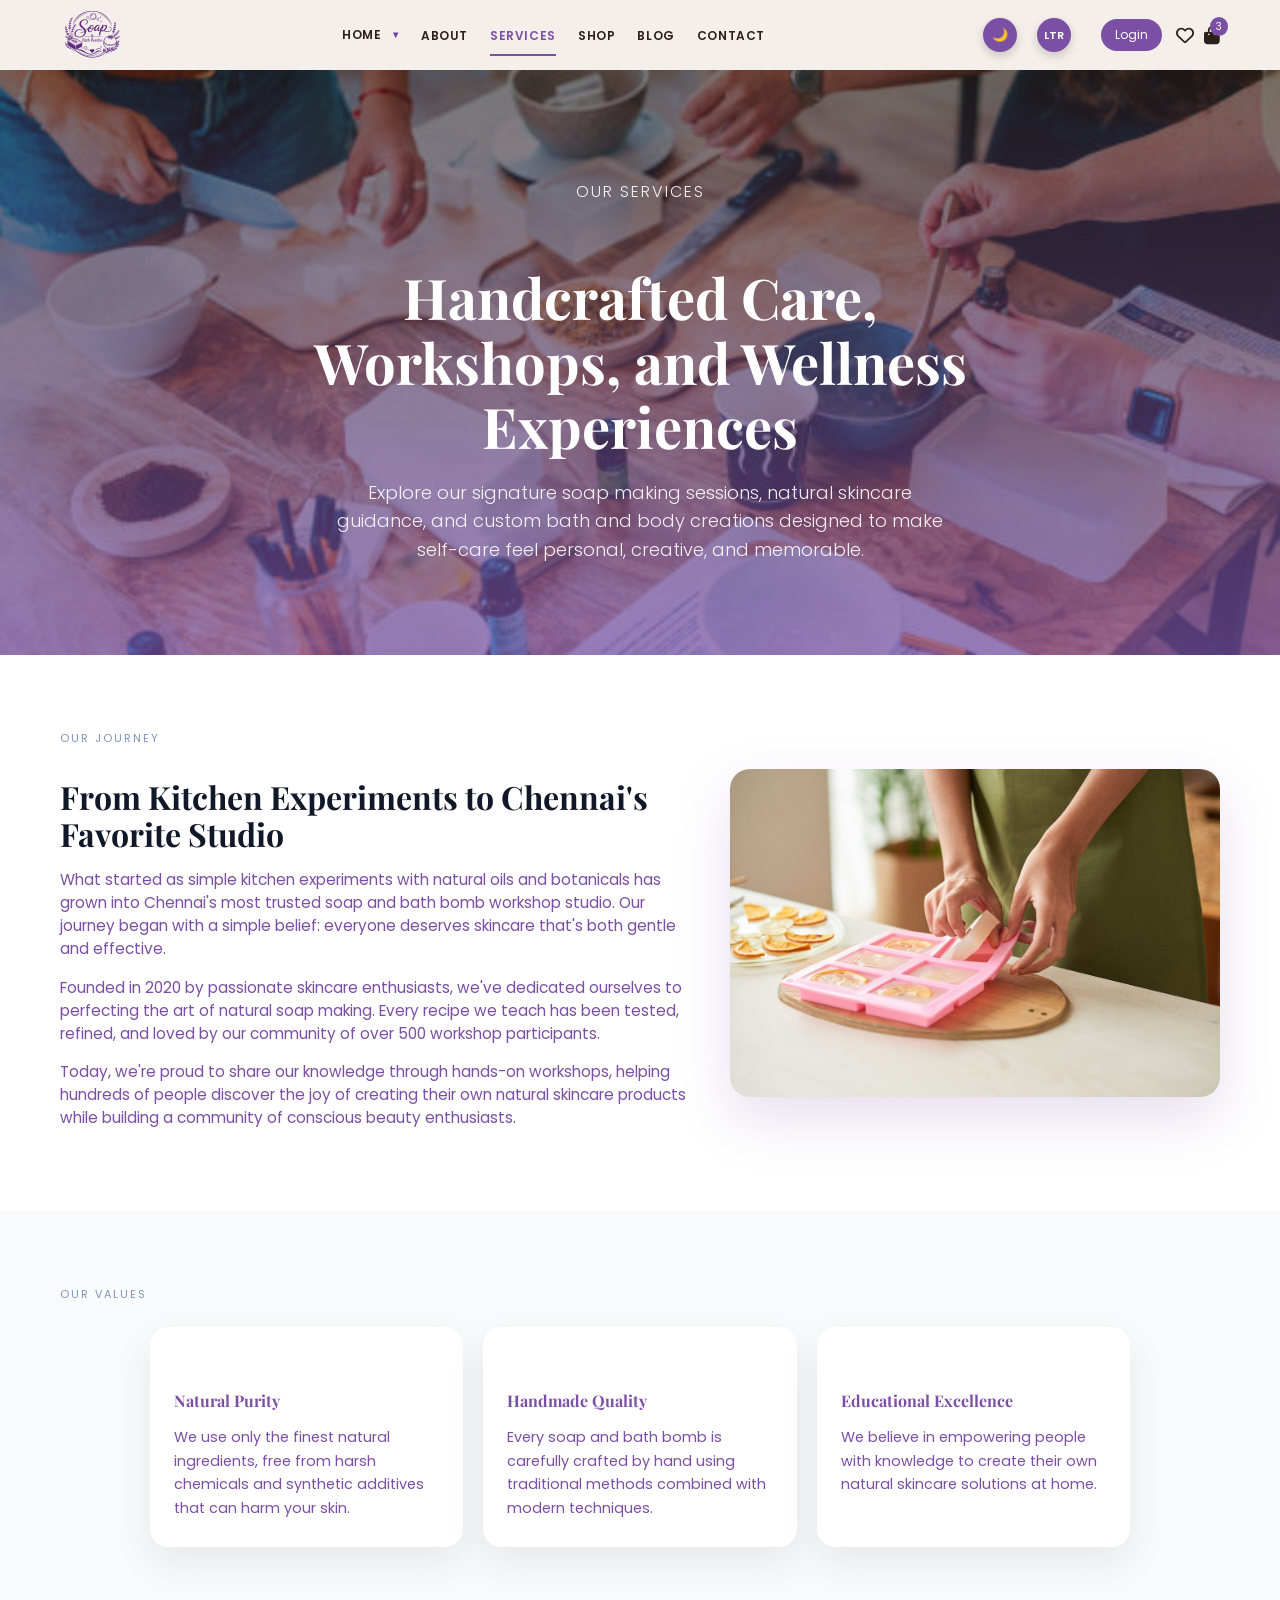
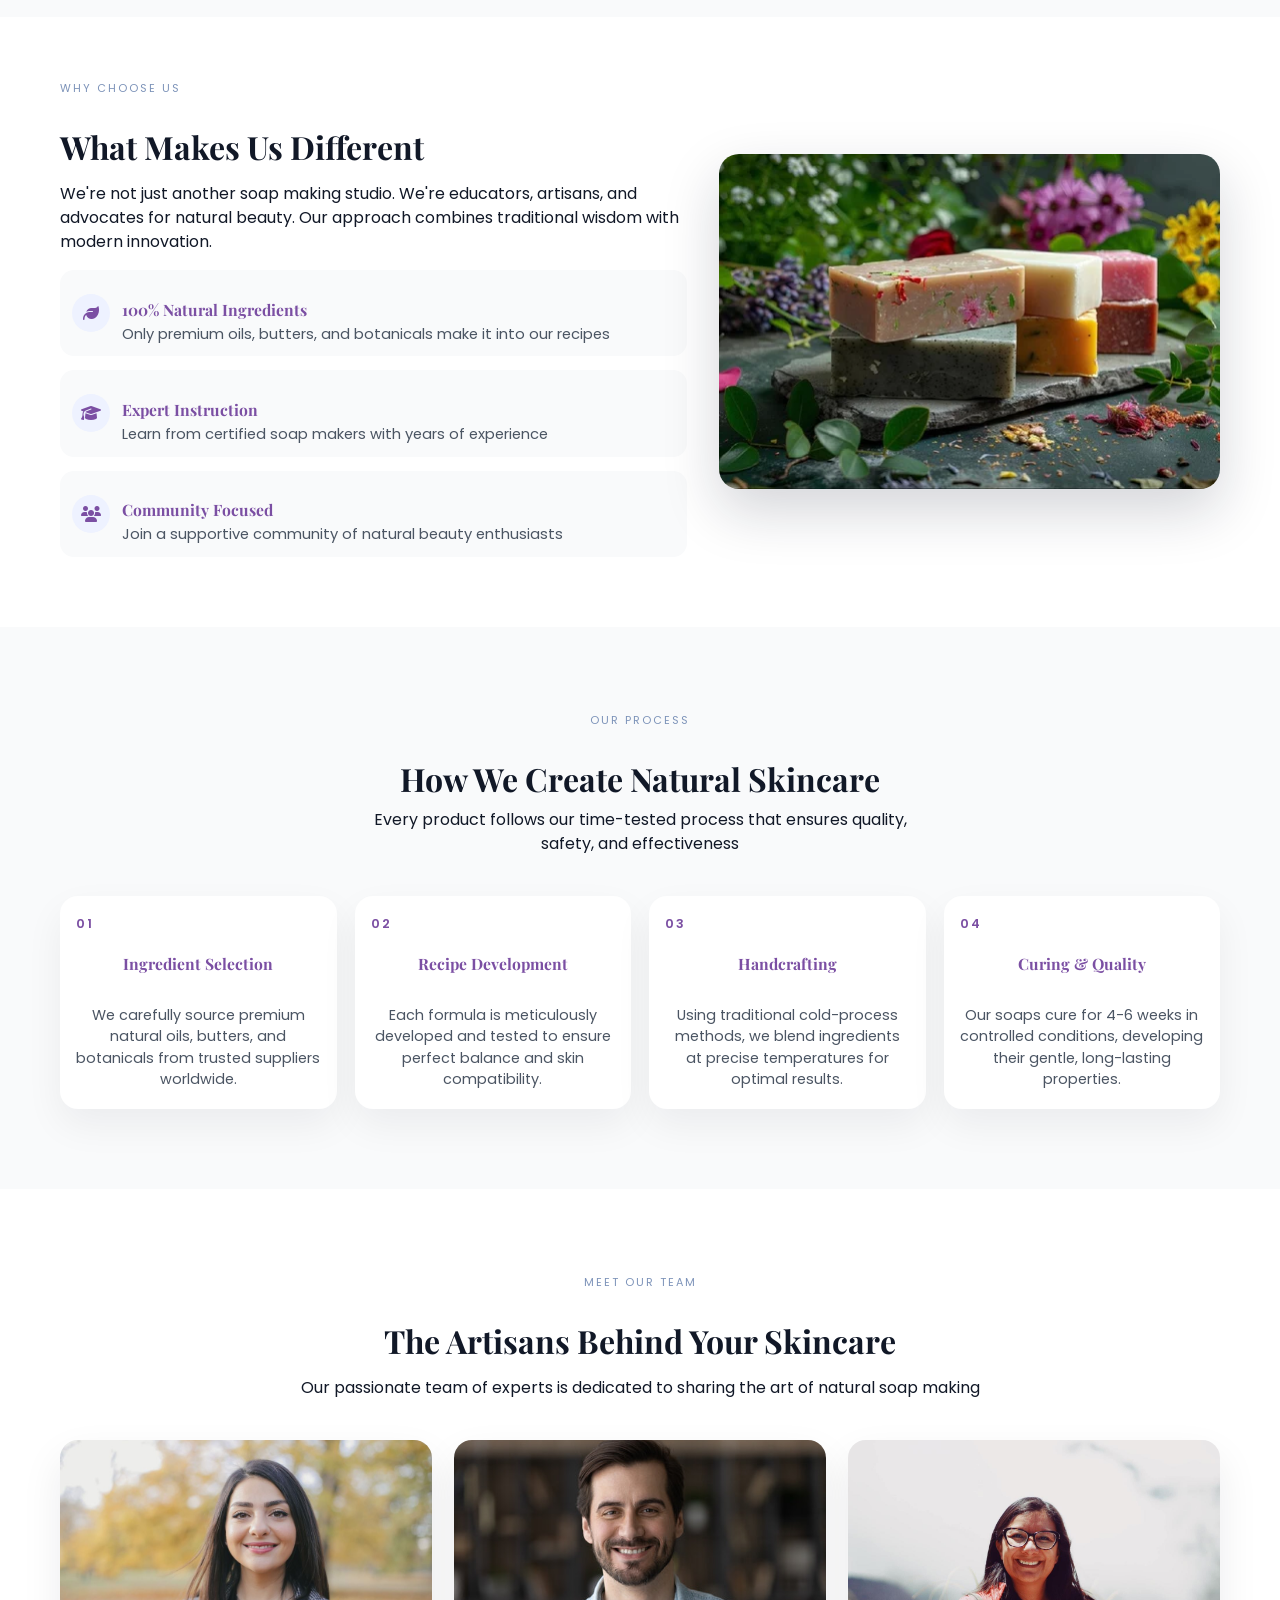
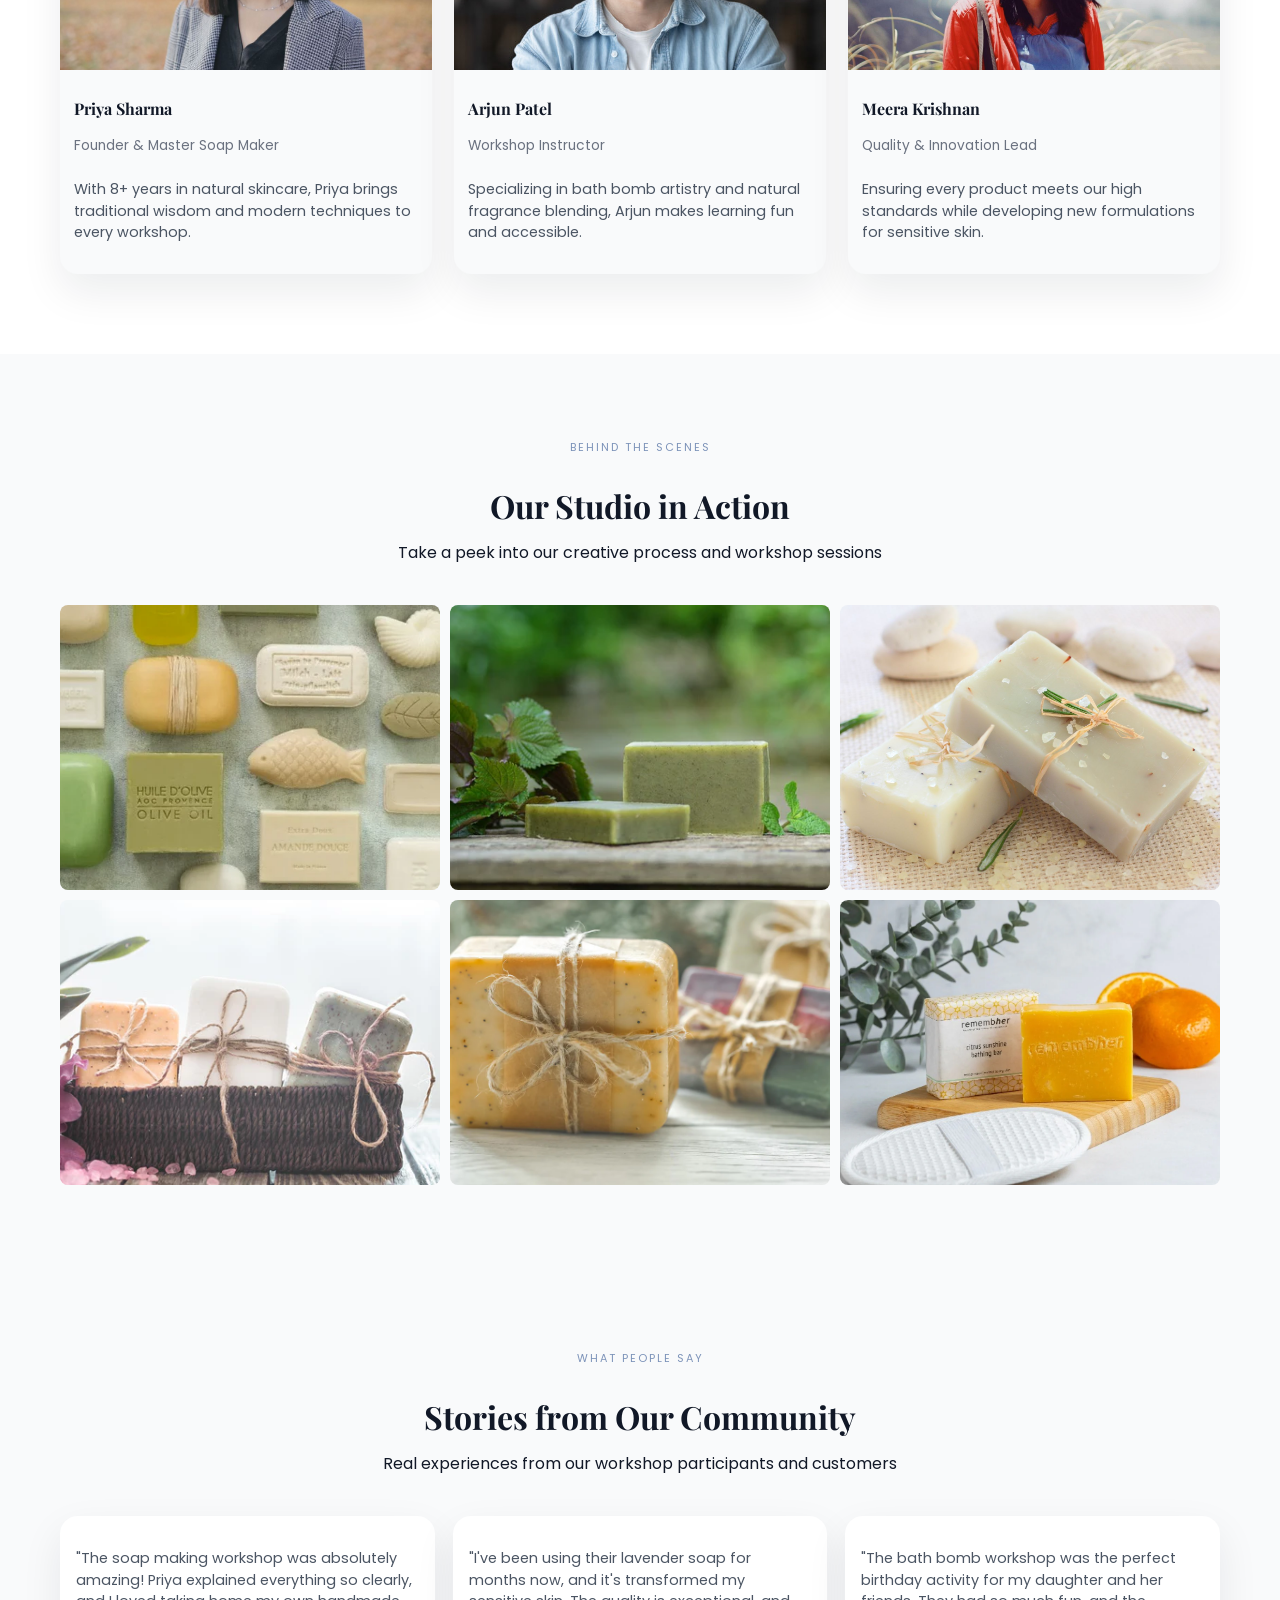
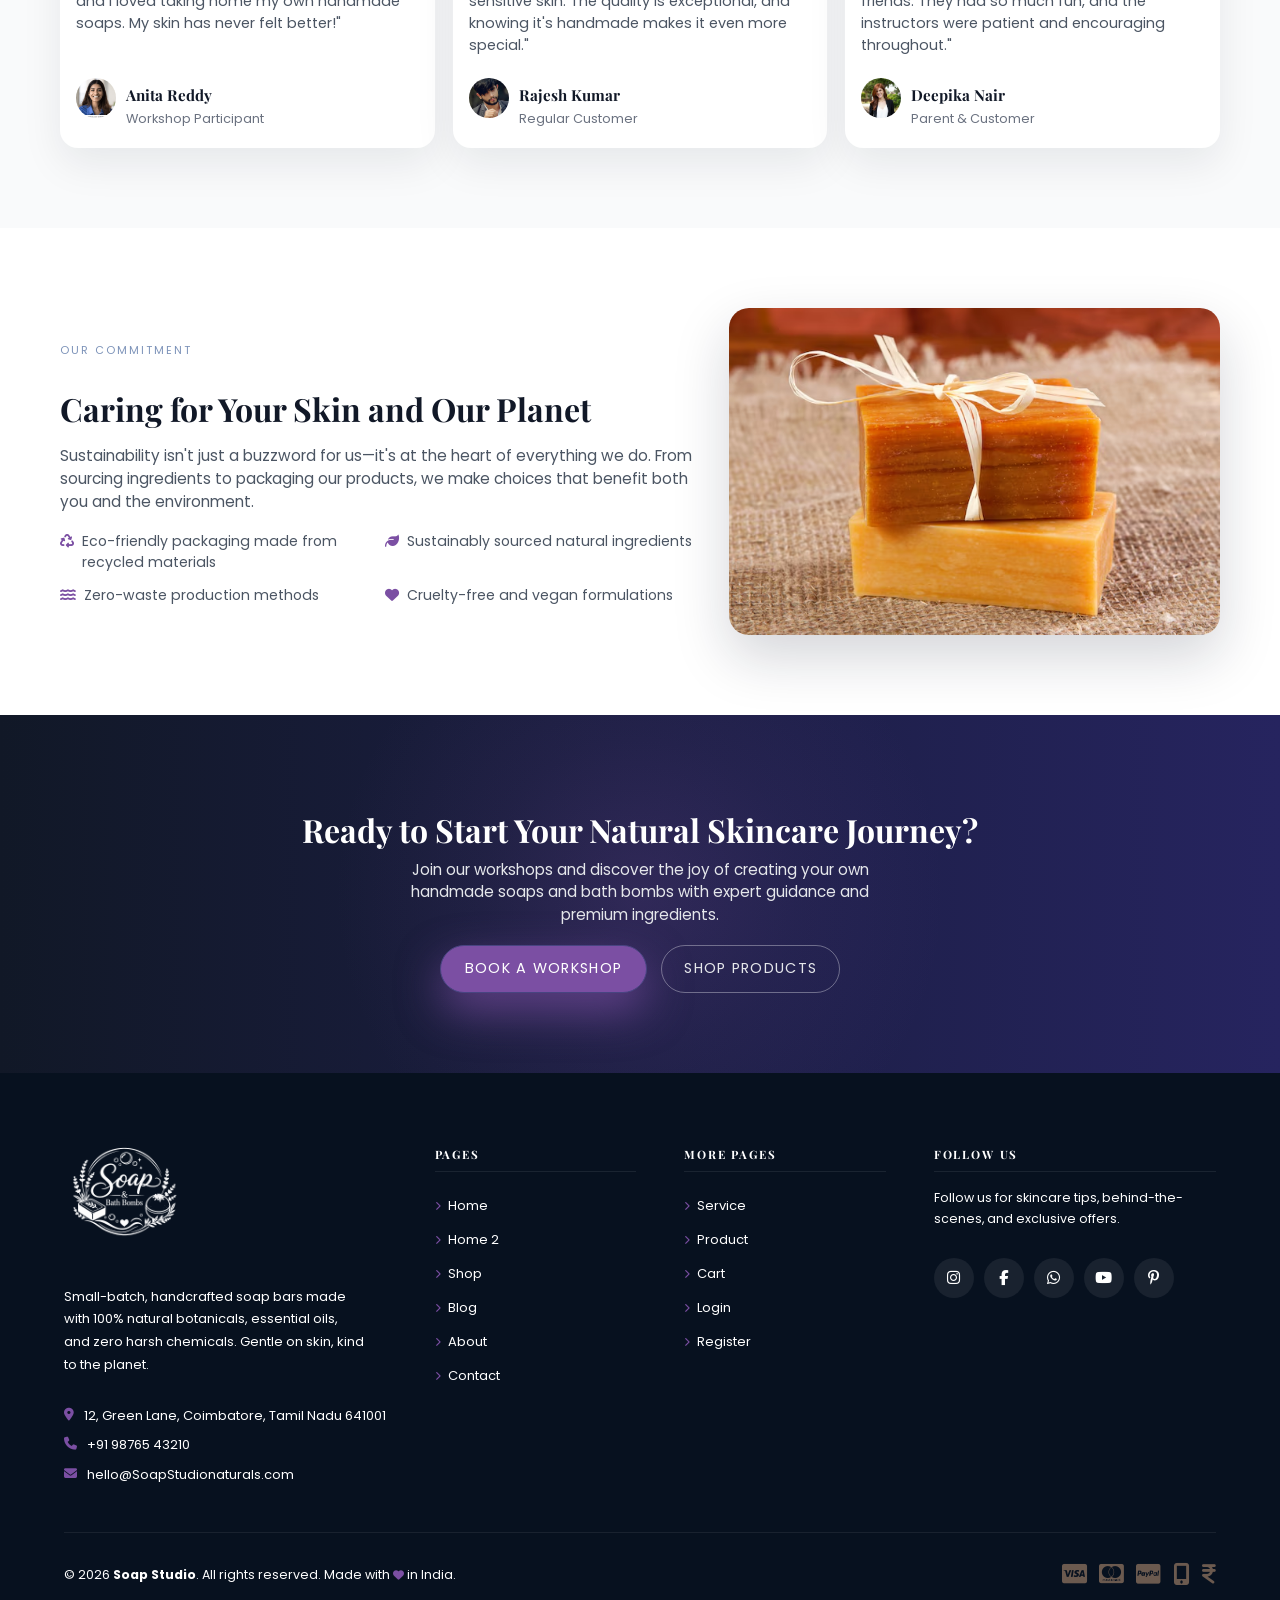
<file: service.html>
<!DOCTYPE html>
<html lang="en">
<head>
    <meta charset="UTF-8">
    <meta name="viewport" content="width=device-width, initial-scale=1.0">
    <link rel="icon" type="image/png" href="images/my-logo.png">
<title>Services - Soap & Bath Bomb Workshop Studio</title>
    <link rel="stylesheet" href="css/service.css">
    <link rel="stylesheet" href="css/header.css">
    <link rel="stylesheet" href="css/dark.css">
    <link href="https://fonts.googleapis.com/css2?family=Poppins:wght@300;400;500;600;700&display=swap" rel="stylesheet">
    <link href="https://fonts.googleapis.com/css2?family=Playfair+Display:wght@400;600;700&display=swap" rel="stylesheet">
    <link rel="stylesheet" href="https://cdnjs.cloudflare.com/ajax/libs/font-awesome/6.5.0/css/all.min.css">
</head>
<body class="page-service">
<header class="site-header">
  <div class="header-container">


     <a href="index.html" class="logo">
      <img src="images/my-logo.png" alt="Soap Studio Logo" class="logo-img">
    </a>


    <!-- LEFT: Navigation -->
    <nav class="nav-left">
      <ul>
         <li class="dropdown">
            <a href="#" class="dropdown-trigger">Home <span class="dropdown-caret">▾</span></a>
            <ul class="dropdown-menu">
                <li><a href="index.html">Home 1</a></li>
                <li><a href="home-2.html">Home 2</a></li>
            </ul>
        </li>
        <li><a href="about.html">About</a></li>
        <li><a href="service.html" class="active">Services</a></li>
        <li><a href="shop.html">Shop</a></li>
        <li><a href="blog.html">Blog</a></li>
        <li><a href="contact.html">Contact</a></li>
      </ul>
    </nav>

    <!-- CENTER: Logo -->
  

    <!-- RIGHT: Icons -->
    <div class="nav-right">
      <a href="#" title="Wishlist"><i class="fa-regular fa-heart"></i></a>
      <a href="cart.html" title="Cart" class="cart-icon">
        <i class="fa-solid fa-bag-shopping"></i>
        <span class="cart-badge">3</span>
      </a>
    </div>

    <!-- MOBILE: Hamburger -->
    <button class="hamburger" id="hamburger" aria-label="Toggle menu">
      <span></span><span></span><span></span>
    </button>


      <button id="theme-toggle" class="theme-btn" aria-label="Toggle theme">🌙</button>
      <button id="rtl-toggle" class="rtl-btn" aria-label="Toggle RTL">
        <span id="rtl-icon">LTR</span>
      </button>

      <!-- BUY NOW RIGHT -->
      <a href="login.html" class="mobile-login-btn">Login</a>
  </div>

  <!-- MOBILE: Dropdown Nav -->
  <nav class="mobile-nav" id="mobileNav">
    <ul>
       <li class="mobile-dropdown">
         <button class="mobile-dropdown-toggle" type="button" aria-expanded="false">
           <span>Home</span>
           <span class="mobile-dropdown-caret">&#9662;</span>
         </button>
         <ul class="mobile-submenu">
           <li><a href="index.html">Home 1</a></li>
           <li><a href="home-2.html">Home 2</a></li>
         </ul>
       </li>
       <li><a href="about.html">About</a></li>
       <li><a href="service.html">Services</a></li>
       <li><a href="shop.html">Shop</a></li>
       <li><a href="blog.html">Blog</a></li>
       <li><a href="contact.html">Contact</a></li>
    </ul>
    <div class="mobile-nav-icons">
      <button class="theme-btn mobile-toggle-btn mobile-theme-toggle" aria-label="Toggle theme">🌙</button>
      <button class="rtl-btn mobile-toggle-btn mobile-rtl-toggle" aria-label="Toggle RTL">
        <span class="mobile-rtl-icon">LTR</span>
      </button>
      <a href="#" title="Wishlist"><i class="fa-regular fa-heart"></i></a>
      <a href="cart.html" title="Cart" class="cart-icon">
        <i class="fa-solid fa-bag-shopping"></i>
        <span class="cart-badge">3</span>
      </a>
      <a href="login.html" class="mobile-login-btn mobile-login-btn--menu">Login</a>
    </div>
  </nav>
</header>

    <!-- Hero Section -->
    <section class="hero-section">
        <div class="container">
            <div class="hero-content">
                <span class="hero-subtitle">Our Services</span>
                <h1 class="hero-title">Handcrafted Care, Workshops, and Wellness Experiences</h1>
                <p class="hero-description">Explore our signature soap making sessions, natural skincare guidance, and custom bath and body creations designed to make self-care feel personal, creative, and memorable.</p>
            </div>
        </div>
    </section>

    <!-- Our Story Section -->
    <section class="story-section">
        <div class="container">
            <div class="story-content">
                <div class="story-text">
                    <span class="section-subtitle">Our Journey</span>
                    <h2 class="section-title">From Kitchen Experiments to Chennai's Favorite Studio</h2>
                    <p>What started as simple kitchen experiments with natural oils and botanicals has grown into Chennai's most trusted soap and bath bomb workshop studio. Our journey began with a simple belief: everyone deserves skincare that's both gentle and effective.</p>
                    <p>Founded in 2020 by passionate skincare enthusiasts, we've dedicated ourselves to perfecting the art of natural soap making. Every recipe we teach has been tested, refined, and loved by our community of over 500 workshop participants.</p>
                    <p>Today, we're proud to share our knowledge through hands-on workshops, helping hundreds of people discover the joy of creating their own natural skincare products while building a community of conscious beauty enthusiasts.</p>
                </div>
                <div class="story-image">
                    <img src="images/soap-1.jpeg" alt="Soap making process">
                </div>
            </div>
        </div>
    </section>

    <!-- Values Section - Foamy Style -->
    <section class="values-section">
        <div class="container">
            <span class="section-subtitle">Our Values</span>
            <div class="values-grid">
                <div class="value-item" data-delay="0.2">
                    <h3>Natural Purity</h3>
                    <p>We use only the finest natural ingredients, free from harsh chemicals and synthetic additives that can harm your skin.</p>
                </div>
                <div class="value-item" data-delay="0.4">
                    <h3>Handmade Quality</h3>
                    <p>Every soap and bath bomb is carefully crafted by hand using traditional methods combined with modern techniques.</p>
                </div>
                <div class="value-item" data-delay="0.6">
                    <h3>Educational Excellence</h3>
                    <p>We believe in empowering people with knowledge to create their own natural skincare solutions at home.</p>
                </div>
            </div>
        </div>
    </section>

    <!-- Why Choose Us Section -->
    <section class="why-choose-section">
        <div class="container">
            <div class="why-choose-content">
                <div class="why-choose-text">
                    <span class="section-subtitle">Why Choose Us</span>
                    <h2 class="section-title">What Makes Us Different</h2>
                    <p>We're not just another soap making studio. We're educators, artisans, and advocates for natural beauty. Our approach combines traditional wisdom with modern innovation.</p>
                    
                    <div class="features-list">
                        <div class="feature-item">
                            <div class="feature-icon">
                                <i class="fas fa-leaf"></i>
                            </div>
                            <div class="feature-content">
                                <h4>100% Natural Ingredients</h4>
                                <p>Only premium oils, butters, and botanicals make it into our recipes</p>
                            </div>
                        </div>
                        <div class="feature-item">
                            <div class="feature-icon">
                                <i class="fas fa-graduation-cap"></i>
                            </div>
                            <div class="feature-content">
                                <h4>Expert Instruction</h4>
                                <p>Learn from certified soap makers with years of experience</p>
                            </div>
                        </div>
                        <div class="feature-item">
                            <div class="feature-icon">
                                <i class="fas fa-users"></i>
                            </div>
                            <div class="feature-content">
                                <h4>Community Focused</h4>
                                <p>Join a supportive community of natural beauty enthusiasts</p>
                            </div>
                        </div>
                    </div>
                </div>
                <div class="why-choose-image">
                    <img src="images/handmade.webp" alt="Natural ingredients">
                </div>
            </div>
        </div>
    </section>

    <!-- Process Section -->
    <section class="process-section">
        <div class="container">
            <div class="section-header">
                <span class="section-subtitle">Our Process</span>
                <h2 class="section-title">How We Create Natural Skincare</h2>
                <p>Every product follows our time-tested process that ensures quality, safety, and effectiveness</p>
            </div>
            <div class="process-grid">
                <div class="process-step" data-delay="0.1">
                    <div class="step-number">01</div>
                    <h3>Ingredient Selection</h3>
                    <p>We carefully source premium natural oils, butters, and botanicals from trusted suppliers worldwide.</p>
                </div>
                <div class="process-step" data-delay="0.2">
                    <div class="step-number">02</div>
                    <h3>Recipe Development</h3>
                    <p>Each formula is meticulously developed and tested to ensure perfect balance and skin compatibility.</p>
                </div>
                <div class="process-step" data-delay="0.3">
                    <div class="step-number">03</div>
                    <h3>Handcrafting</h3>
                    <p>Using traditional cold-process methods, we blend ingredients at precise temperatures for optimal results.</p>
                </div>
                <div class="process-step" data-delay="0.4">
                    <div class="step-number">04</div>
                    <h3>Curing & Quality</h3>
                    <p>Our soaps cure for 4-6 weeks in controlled conditions, developing their gentle, long-lasting properties.</p>
                </div>
            </div>
        </div>
    </section>

    <!-- Team Section -->
    <section class="team-section">
        <div class="container">
            <div class="section-header">
                <span class="section-subtitle">Meet Our Team</span>
                <h2 class="section-title">The Artisans Behind Your Skincare</h2>
                <p>Our passionate team of experts is dedicated to sharing the art of natural soap making</p>
            </div>
            <div class="team-grid">
                <div class="team-member" data-delay="0.2">
                    <div class="member-image">
                        <img src="images/customer-3.jpg" alt="Priya Sharma">
                    </div>
                    <div class="member-info">
                        <h3>Priya Sharma</h3>
                        <p class="member-role">Founder & Master Soap Maker</p>
                        <p class="member-bio">With 8+ years in natural skincare, Priya brings traditional wisdom and modern techniques to every workshop.</p>
                    </div>
                </div>
                <div class="team-member" data-delay="0.4">
                    <div class="member-image">
                        <img src="images/new.jpg" alt="Arjun Patel">
                    </div>
                    <div class="member-info">
                        <h3>Arjun Patel</h3>
                        <p class="member-role">Workshop Instructor</p>
                        <p class="member-bio">Specializing in bath bomb artistry and natural fragrance blending, Arjun makes learning fun and accessible.</p>
                    </div>
                </div>
                <div class="team-member" data-delay="0.6">
                    <div class="member-image">
                        <img src="images/new-3.jpeg" alt="Meera Krishnan">
                    </div>
                    <div class="member-info">
                        <h3>Meera Krishnan</h3>
                        <p class="member-role">Quality & Innovation Lead</p>
                        <p class="member-bio">Ensuring every product meets our high standards while developing new formulations for sensitive skin.</p>
                    </div>
                </div>
            </div>
        </div>
    </section>

    <!-- Gallery Section -->
    <section class="gallery-section">
        <div class="container">
            <div class="section-header">
                <span class="section-subtitle">Behind the Scenes</span>
                <h2 class="section-title">Our Studio in Action</h2>
                <p>Take a peek into our creative process and workshop sessions</p>
            </div>
            <div class="gallery-grid">
                <div class="gallery-item" data-delay="0.1">
                    <img src="images/design.webp" alt="Soap making process">
                </div>
                <div class="gallery-item" data-delay="0.2">
                    <img src="images/flavour-2.webp" alt="Bath bomb creation">
                </div>
                <div class="gallery-item" data-delay="0.3">
                    <img src="images/flavour-4.jpg" alt="Colorful soaps">
                </div>
                <div class="gallery-item" data-delay="0.4">
                    <img src="images/soapiii.webp" alt="Workshop session">
                </div>
                <div class="gallery-item" data-delay="0.5">
                    <img src="images/yellow.webp" alt="Finished products">
                </div>
                <div class="gallery-item" data-delay="0.6">
                    <img src="images/citrus.webp" alt="Natural ingredients">
                </div>
            </div>
        </div>
    </section>

    <!-- Mission Section with Stats */
    <section class="mission-section">
        <div class="container">
            <div class="mission-content">
                <span class="section-subtitle">Our Mission</span>
                <h2 class="section-title">Making Natural Skincare Accessible to Everyone</h2>
                <p>We're on a mission to make natural, handmade skincare accessible to everyone through education, workshops, and premium products. We believe everyone deserves to know what goes on their skin and have the power to create their own gentle, effective skincare solutions.</p>
                
                <div class="mission-stats">
                    <div class="stat-item" data-delay="0.2">
                        <span class="stat-number">500+</span>
                        <span class="stat-label">Happy Students</span>
                    </div>
                    <div class="stat-item" data-delay="0.4">
                        <span class="stat-number">1000+</span>
                        <span class="stat-label">Products Made</span>
                    </div>
                    <div class="stat-item" data-delay="0.6">
                        <span class="stat-number">4.9★</span>
                        <span class="stat-label">Average Rating</span>
                    </div>
                </div>
            </div>
        </div>
    </section>

    <!-- Testimonials Section -->
    <section class="testimonials-section">
        <div class="container">
            <div class="section-header">
                <span class="section-subtitle">What People Say</span>
                <h2 class="section-title">Stories from Our Community</h2>
                <p>Real experiences from our workshop participants and customers</p>
            </div>
            <div class="testimonials-grid">
                <div class="testimonial-card" data-delay="0.2">
                    <div class="testimonial-content">
                        <p>"The soap making workshop was absolutely amazing! Priya explained everything so clearly, and I loved taking home my own handmade soaps. My skin has never felt better!"</p>
                        <div class="testimonial-author">
                            <img src="images/profile-4.webp" alt="Anita Reddy">
                            <div class="author-info">
                                <h4>Anita Reddy</h4>
                                <span>Workshop Participant</span>
                            </div>
                        </div>
                    </div>
                </div>
                <div class="testimonial-card" data-delay="0.4">
                    <div class="testimonial-content">
                        <p>"I've been using their lavender soap for months now, and it's transformed my sensitive skin. The quality is exceptional, and knowing it's handmade makes it even more special."</p>
                        <div class="testimonial-author">
                            <img src="images/profile-3.jpg" alt="Rajesh Kumar">
                            <div class="author-info">
                                <h4>Rajesh Kumar</h4>
                                <span>Regular Customer</span>
                            </div>
                        </div>
                    </div>
                </div>
                <div class="testimonial-card" data-delay="0.6">
                    <div class="testimonial-content">
                        <p>"The bath bomb workshop was the perfect birthday activity for my daughter and her friends. They had so much fun, and the instructors were patient and encouraging throughout."</p>
                        <div class="testimonial-author">
                            <img src="images/priya.jpg" alt="Deepika Nair">
                            <div class="author-info">
                                <h4>Deepika Nair</h4>
                                <span>Parent & Customer</span>
                            </div>
                        </div>
                    </div>
                </div>
            </div>
        </div>
    </section>

    <!-- Sustainability Section -->
    <section class="sustainability-section">
        <div class="container">
            <div class="sustainability-content">
                <div class="sustainability-text">
                    <span class="section-subtitle">Our Commitment</span>
                    <h2 class="section-title">Caring for Your Skin and Our Planet</h2>
                    <p>Sustainability isn't just a buzzword for us—it's at the heart of everything we do. From sourcing ingredients to packaging our products, we make choices that benefit both you and the environment.</p>
                    
                    <div class="sustainability-features">
                        <div class="sustainability-item">
                            <i class="fas fa-recycle"></i>
                            <span>Eco-friendly packaging made from recycled materials</span>
                        </div>
                        <div class="sustainability-item">
                            <i class="fas fa-leaf"></i>
                            <span>Sustainably sourced natural ingredients</span>
                        </div>
                        <div class="sustainability-item">
                            <i class="fas fa-water"></i>
                            <span>Zero-waste production methods</span>
                        </div>
                        <div class="sustainability-item">
                            <i class="fas fa-heart"></i>
                            <span>Cruelty-free and vegan formulations</span>
                        </div>
                    </div>
                </div>
                <div class="sustainability-image">
                    <img src="images/flavour-1.avif" alt="Sustainable practices">
                </div>
            </div>
        </div>
    </section>

    <!-- CTA Section -->
    <section class="cta-section">
        <div class="container">
            <div class="cta-content">
                <h2>Ready to Start Your Natural Skincare Journey?</h2>
                <p>Join our workshops and discover the joy of creating your own handmade soaps and bath bombs with expert guidance and premium ingredients.</p>
                <div class="cta-buttons">
                    <a href="contact.html" class="btn-primary">Book a Workshop</a>
                    <a href="shop.html" class="btn-secondary">Shop Products</a>
                </div>
            </div>
        </div>
    </section>

  <!-- ════════════════════════════════
     Footer
════════════════════════════════ -->
<footer class="site-footer">

  <!-- Top accent line -->
  <div class="footer-accent"></div>

  <div class="footer-container">

    <!-- ── MAIN GRID ── -->
    <div class="footer-grid">

      <!-- COL 1: Brand -->
      <div class="footer-col footer-col--brand">
        <a href="index.html" class="footer-logo">
          <img src="images/my-logo.png" alt="Soap Studio Logo" class="logo-img">
        </a>
        <p class="footer-about">
          Small-batch, handcrafted soap bars made with 100% natural botanicals,
          essential oils, and zero harsh chemicals. Gentle on skin, kind to the planet.
        </p>
        <!-- Contact -->
        <ul class="footer-contact">
          <li>
            <i class="fa-solid fa-location-dot"></i>
            <span>12, Green Lane, Coimbatore, Tamil Nadu 641001</span>
          </li>
          <li>
            <i class="fa-solid fa-phone"></i>
            <a href="tel:+919876543210">+91 98765 43210</a>
          </li>
          <li>
            <i class="fa-solid fa-envelope"></i>
            <a href="mailto:hello@SoapStudionaturals.com">hello@SoapStudionaturals.com</a>
          </li>
        </ul>
      </div>

      <!-- COL 2: Pages -->
      <div class="footer-col">
        <h4 class="footer-heading">Pages</h4>
        <ul class="footer-links">
          <li><a href="index.html"><i class="fa-solid fa-chevron-right"></i> Home</a></li>
          <li><a href="home-2.html"><i class="fa-solid fa-chevron-right"></i> Home 2</a></li>
          <li><a href="shop.html"><i class="fa-solid fa-chevron-right"></i> Shop</a></li>
          <li><a href="blog.html"><i class="fa-solid fa-chevron-right"></i> Blog</a></li>
          <li><a href="about.html"><i class="fa-solid fa-chevron-right"></i> About</a></li>
          <li><a href="contact.html"><i class="fa-solid fa-chevron-right"></i> Contact</a></li>
        </ul>
      </div>

      <!-- COL 3: More Pages -->
      <div class="footer-col">
        <h4 class="footer-heading">More Pages</h4>
        <ul class="footer-links">
          <li><a href="service.html"><i class="fa-solid fa-chevron-right"></i> Service</a></li>
          <li><a href="product.html"><i class="fa-solid fa-chevron-right"></i> Product</a></li>
          <li><a href="cart.html"><i class="fa-solid fa-chevron-right"></i> Cart</a></li>
          <li><a href="login.html"><i class="fa-solid fa-chevron-right"></i> Login</a></li>
          <li><a href="register.html"><i class="fa-solid fa-chevron-right"></i> Register</a></li>
        </ul>
      </div>

      <!-- COL 4: Social + Mini Newsletter -->
      <div class="footer-col footer-col--social">
        <h4 class="footer-heading">Follow Us</h4>
        <p class="footer-social-sub">Follow us for skincare tips, behind-the-scenes, and exclusive offers.</p>

        <div class="footer-socials">
          <a href="#" class="social-btn social-btn--ig" aria-label="Instagram">
            <i class="fa-brands fa-instagram"></i>
          </a>
          <a href="#" class="social-btn social-btn--fb" aria-label="Facebook">
            <i class="fa-brands fa-facebook-f"></i>
          </a>
          <a href="#" class="social-btn social-btn--wa" aria-label="WhatsApp">
            <i class="fa-brands fa-whatsapp"></i>
          </a>
          <a href="#" class="social-btn social-btn--yt" aria-label="YouTube">
            <i class="fa-brands fa-youtube"></i>
          </a>
          <a href="#" class="social-btn social-btn--pin" aria-label="Pinterest">
            <i class="fa-brands fa-pinterest-p"></i>
          </a>
        </div>

        <!-- Mini newsletter -->
      </div>

    </div><!-- /footer-grid -->

    <!-- ── BOTTOM BAR ── -->
    <div class="footer-bottom">
      <div class="footer-bottom-left">
        <p class="footer-copy">&copy; 2026 <strong>Soap Studio</strong>. All rights reserved. Made with <i class="fa-solid fa-heart footer-heart"></i> in India.</p>
      </div>
      <div class="footer-bottom-right">
        <!-- Payment icons -->
        <div class="footer-payments">
          <span class="pay-icon" title="Visa"><i class="fa-brands fa-cc-visa"></i></span>
          <span class="pay-icon" title="Mastercard"><i class="fa-brands fa-cc-mastercard"></i></span>
          <span class="pay-icon" title="PayPal"><i class="fa-brands fa-cc-paypal"></i></span>
          <span class="pay-icon" title="Razorpay"><i class="fa-solid fa-mobile-screen-button"></i></span>
          <span class="pay-icon" title="UPI"><i class="fa-solid fa-indian-rupee-sign"></i></span>
        </div>
      </div>
    </div>

  </div>
</footer>
    <!-- Back to Top -->
    <button class="back-to-top" id="backToTop">
        <i class="fa-solid fa-chevron-up"></i>
    </button>

    <!-- Scripts -->
    <script>
        // Back to top
        const btt = document.getElementById('backToTop');
        window.addEventListener('scroll', () => {
            btt.classList.toggle('visible', window.scrollY > 400);
        });
        btt.addEventListener('click', () => window.scrollTo({ top: 0, behavior: 'smooth' }));

        // Scroll animations with stagger effect
        const observerOptions = {
            threshold: 0.1,
            rootMargin: '0px 0px -50px 0px'
        };

        const observer = new IntersectionObserver((entries) => {
            entries.forEach(entry => {
                if (entry.isIntersecting) {
                    const delay = entry.target.getAttribute('data-delay') || '0';
                    setTimeout(() => {
                        entry.target.classList.add('animate');
                    }, parseFloat(delay) * 1000);
                }
            });
        }, observerOptions);

        // Observe elements for animation
        document.querySelectorAll('[data-delay]').forEach(el => {
            observer.observe(el);
        });

        // Simple fade-in animation for other elements
        const fadeObserver = new IntersectionObserver((entries) => {
            entries.forEach(entry => {
                if (entry.isIntersecting) {
                    entry.target.classList.add('fade-in');
                }
            });
        }, observerOptions);

        document.querySelectorAll('.story-content, .section-header, .mission-content, .cta-content, .sustainability-content, .why-choose-content').forEach(el => {
            fadeObserver.observe(el);
        });
    </script>
<script src="js/theme.js"></script>
</body>
</html>
</file>
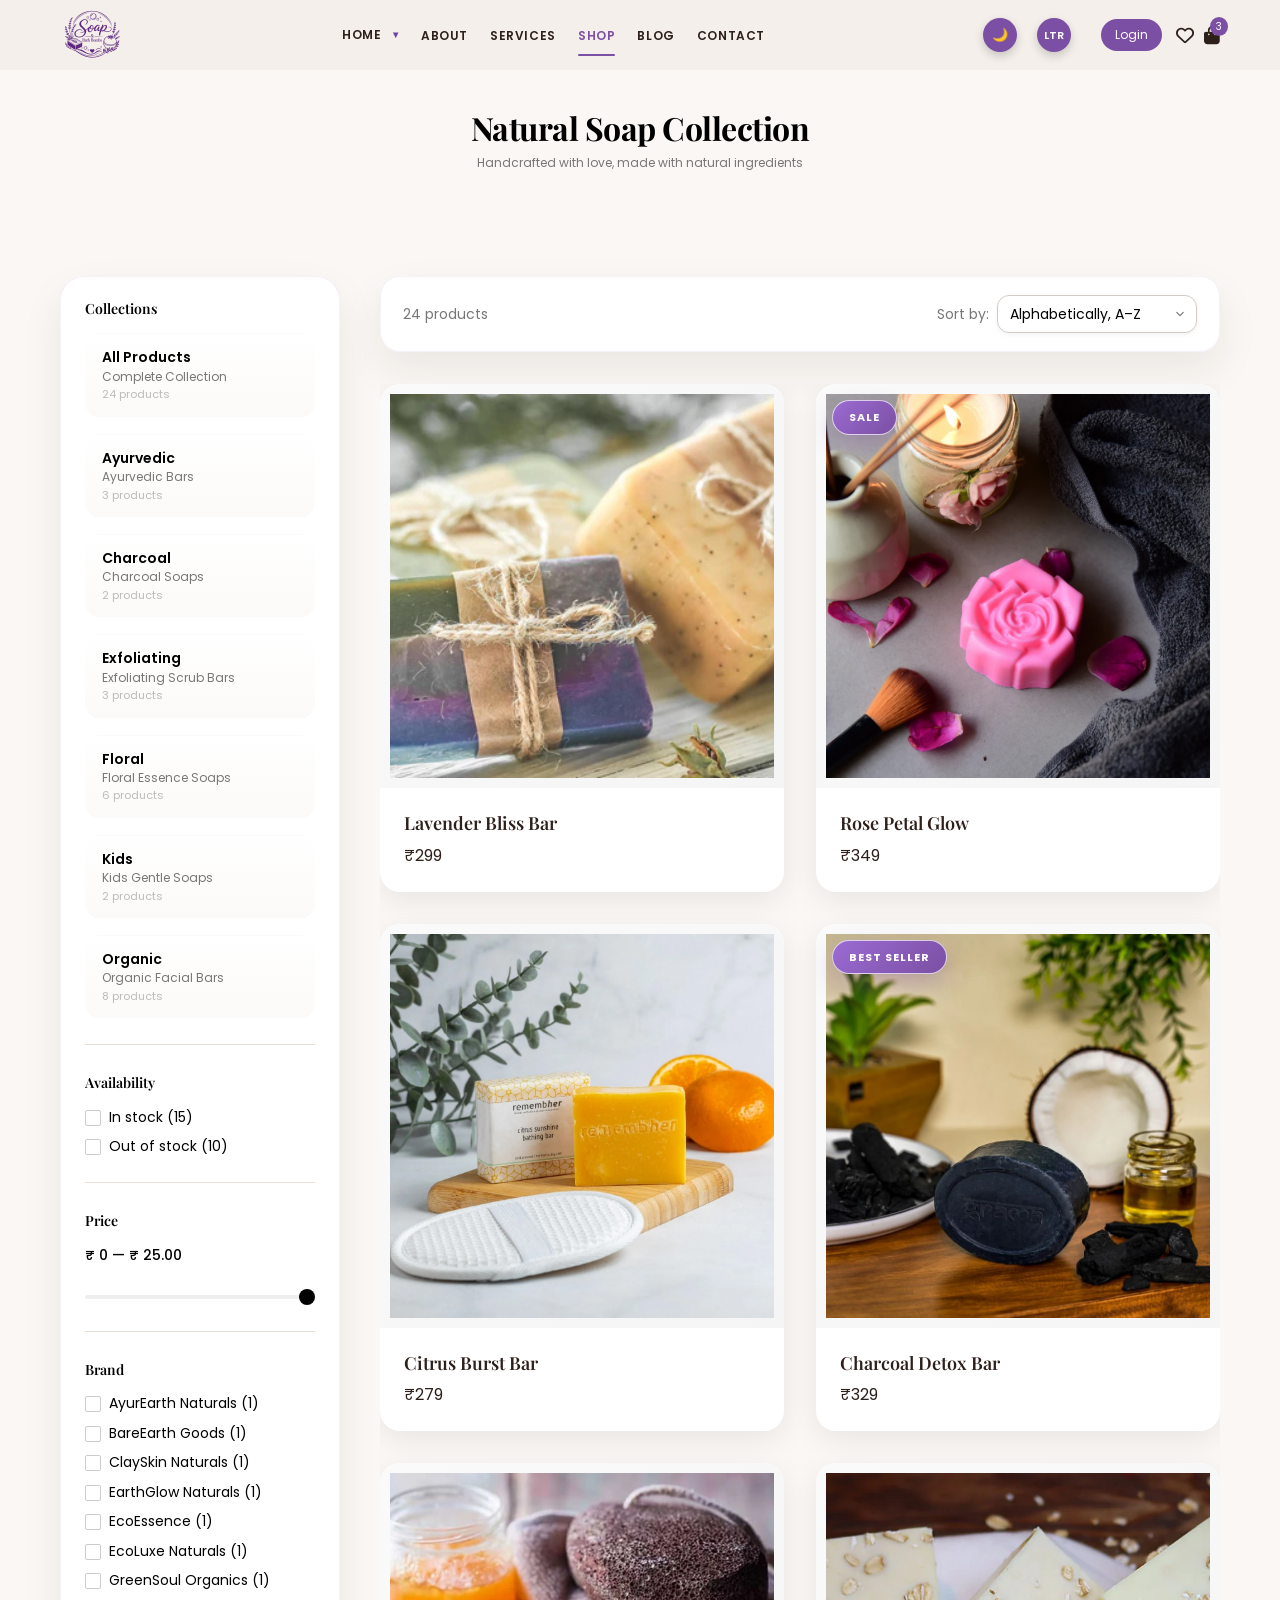
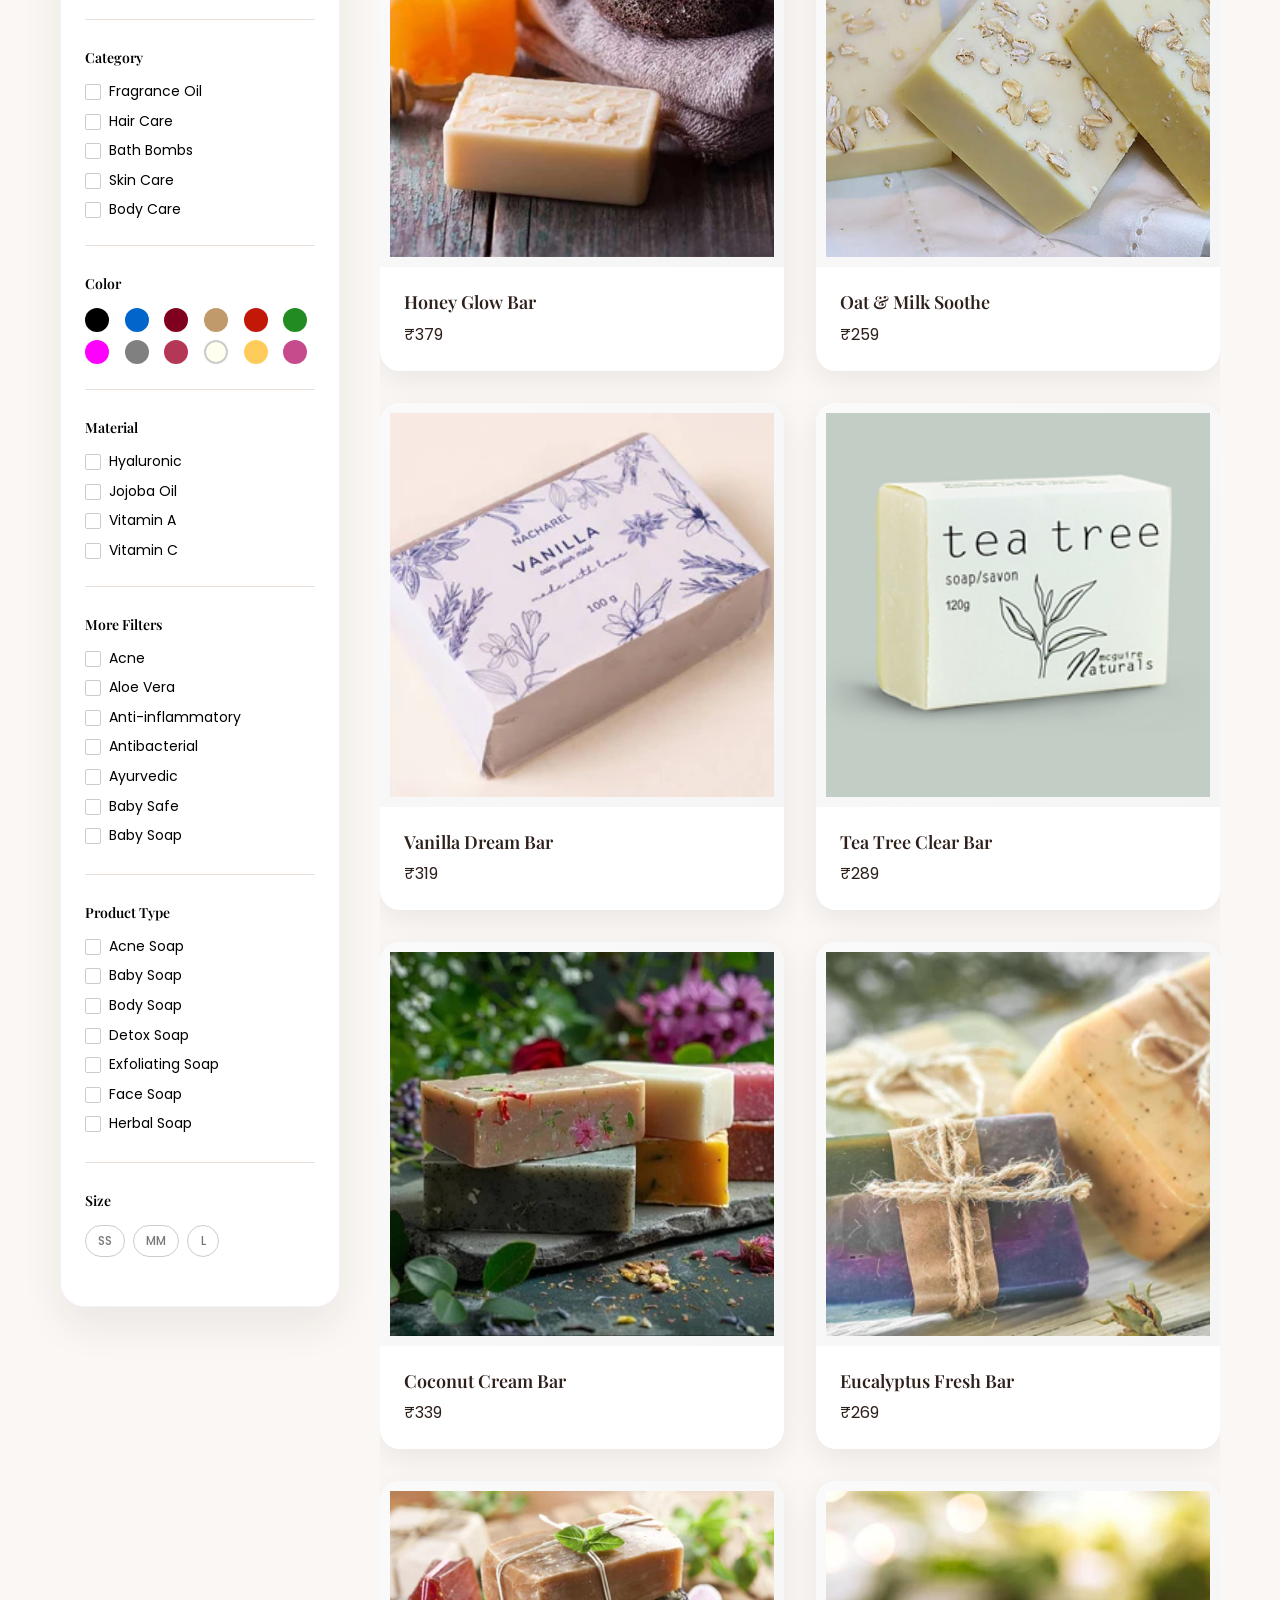
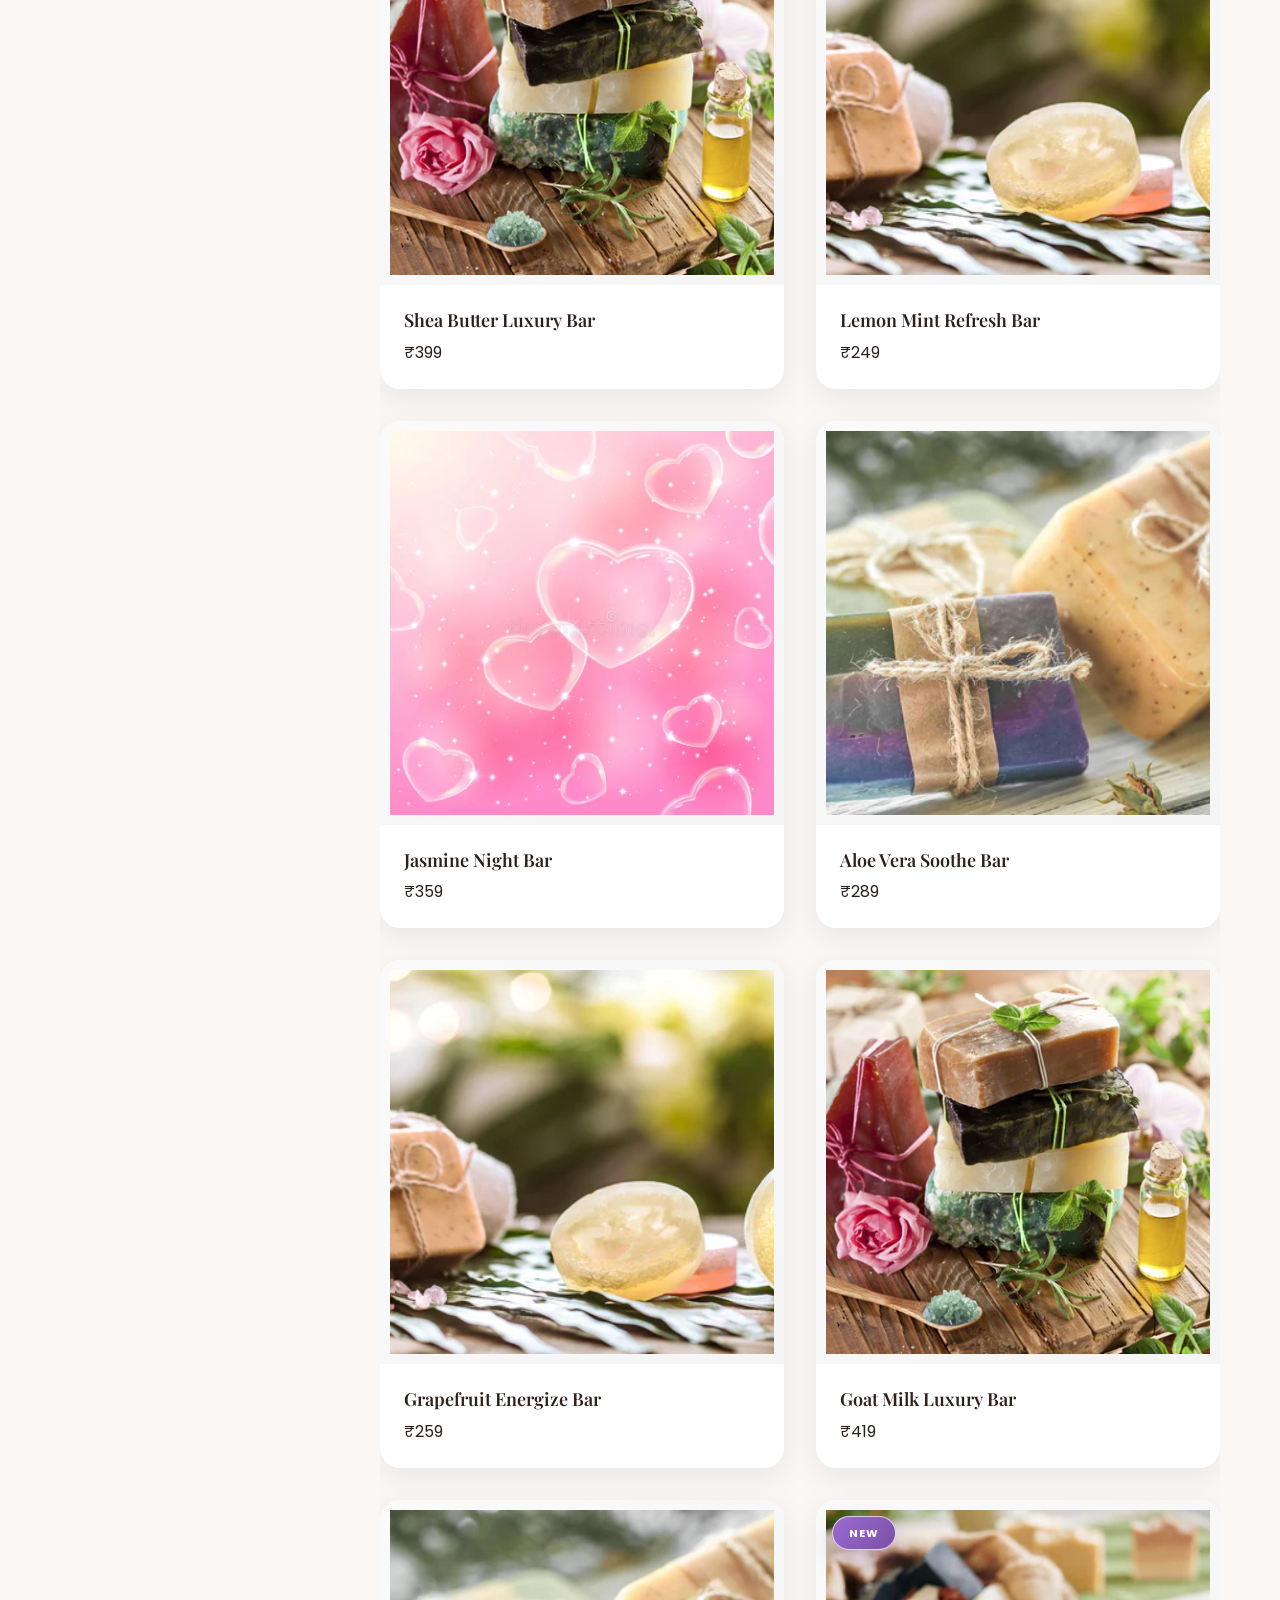
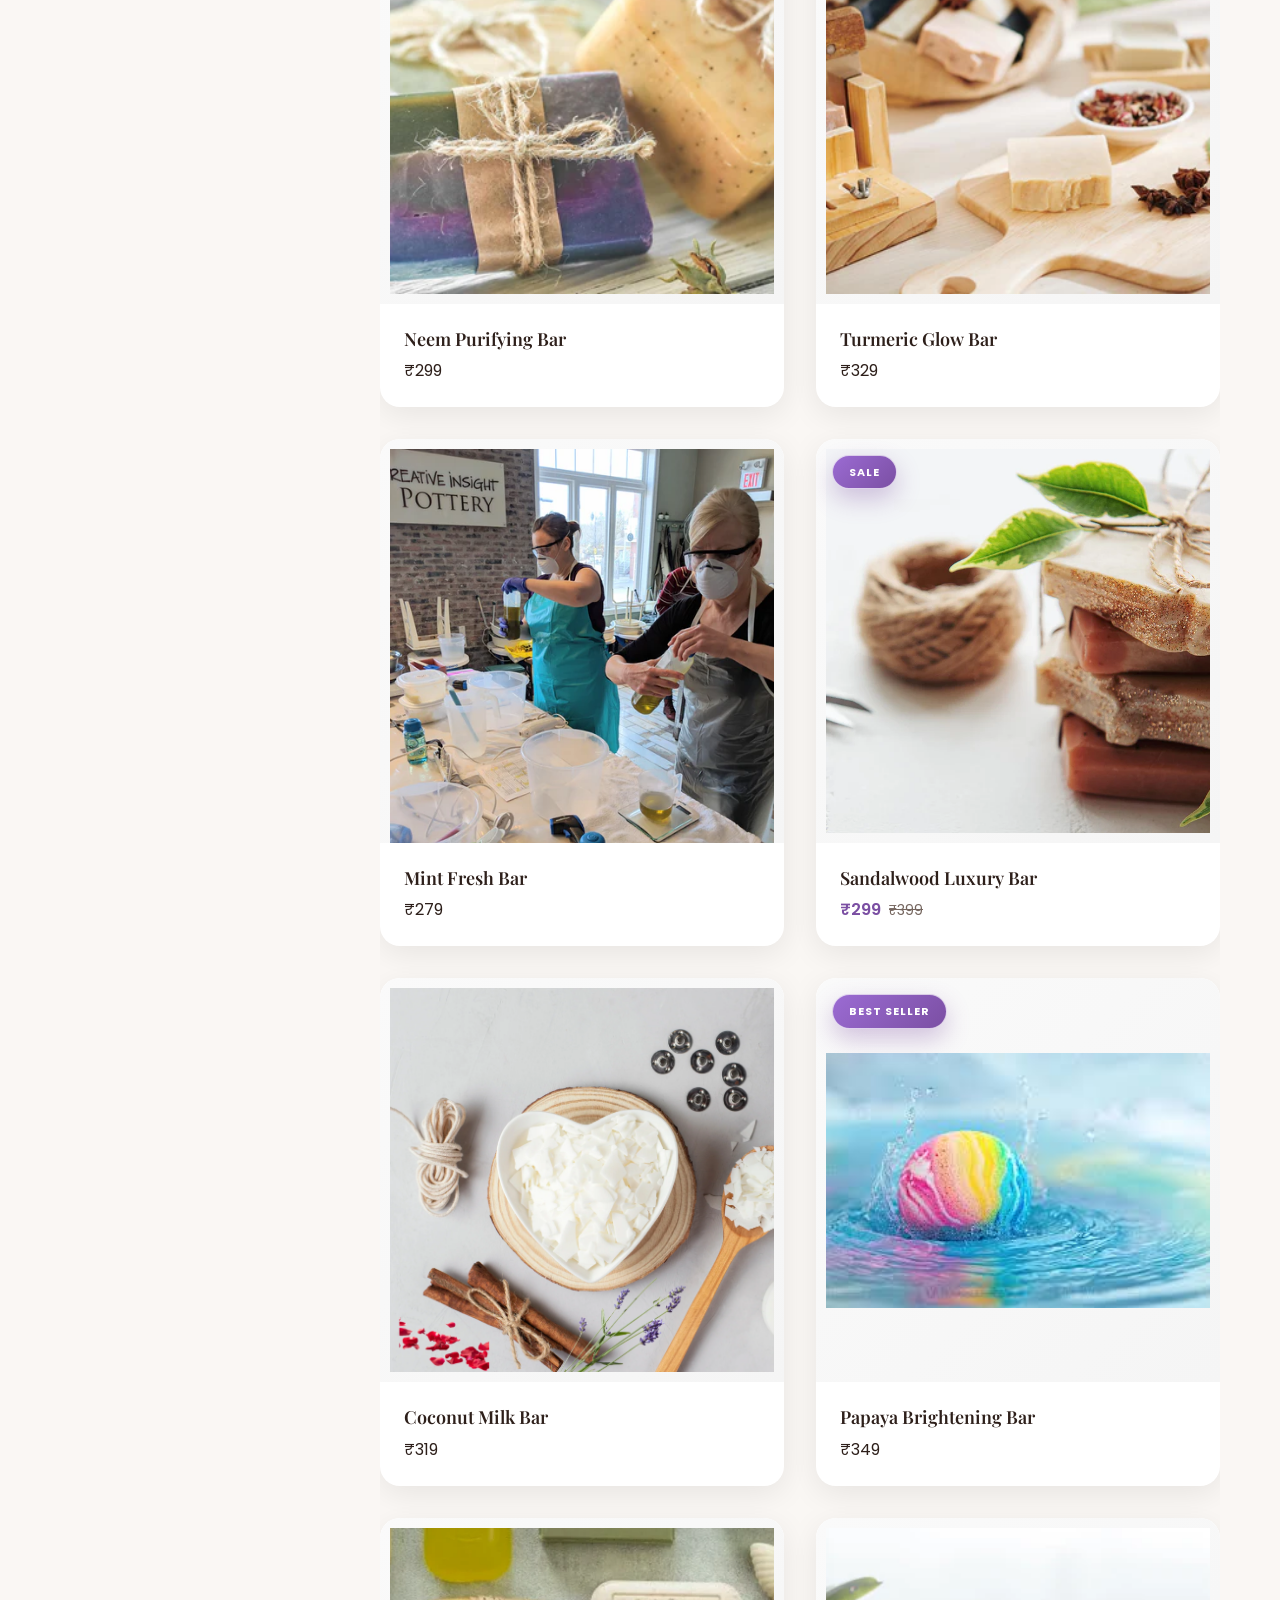
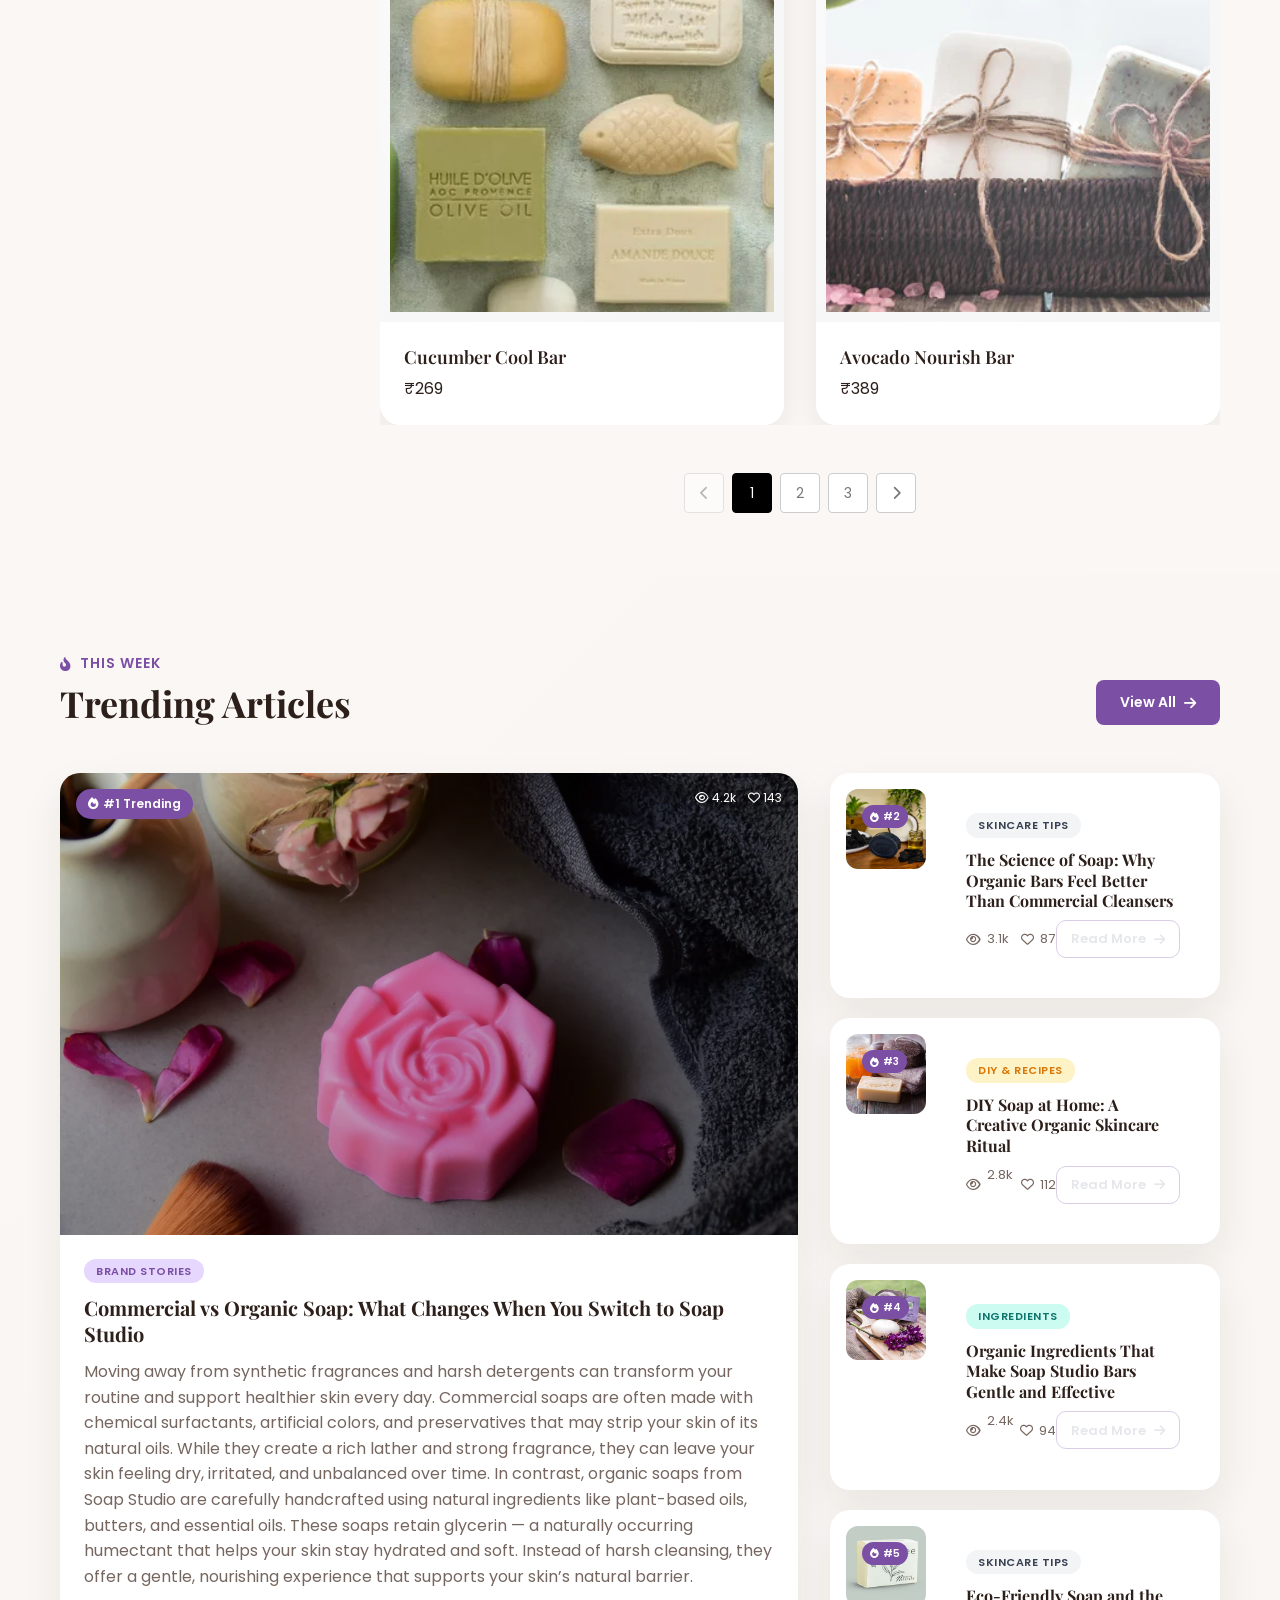
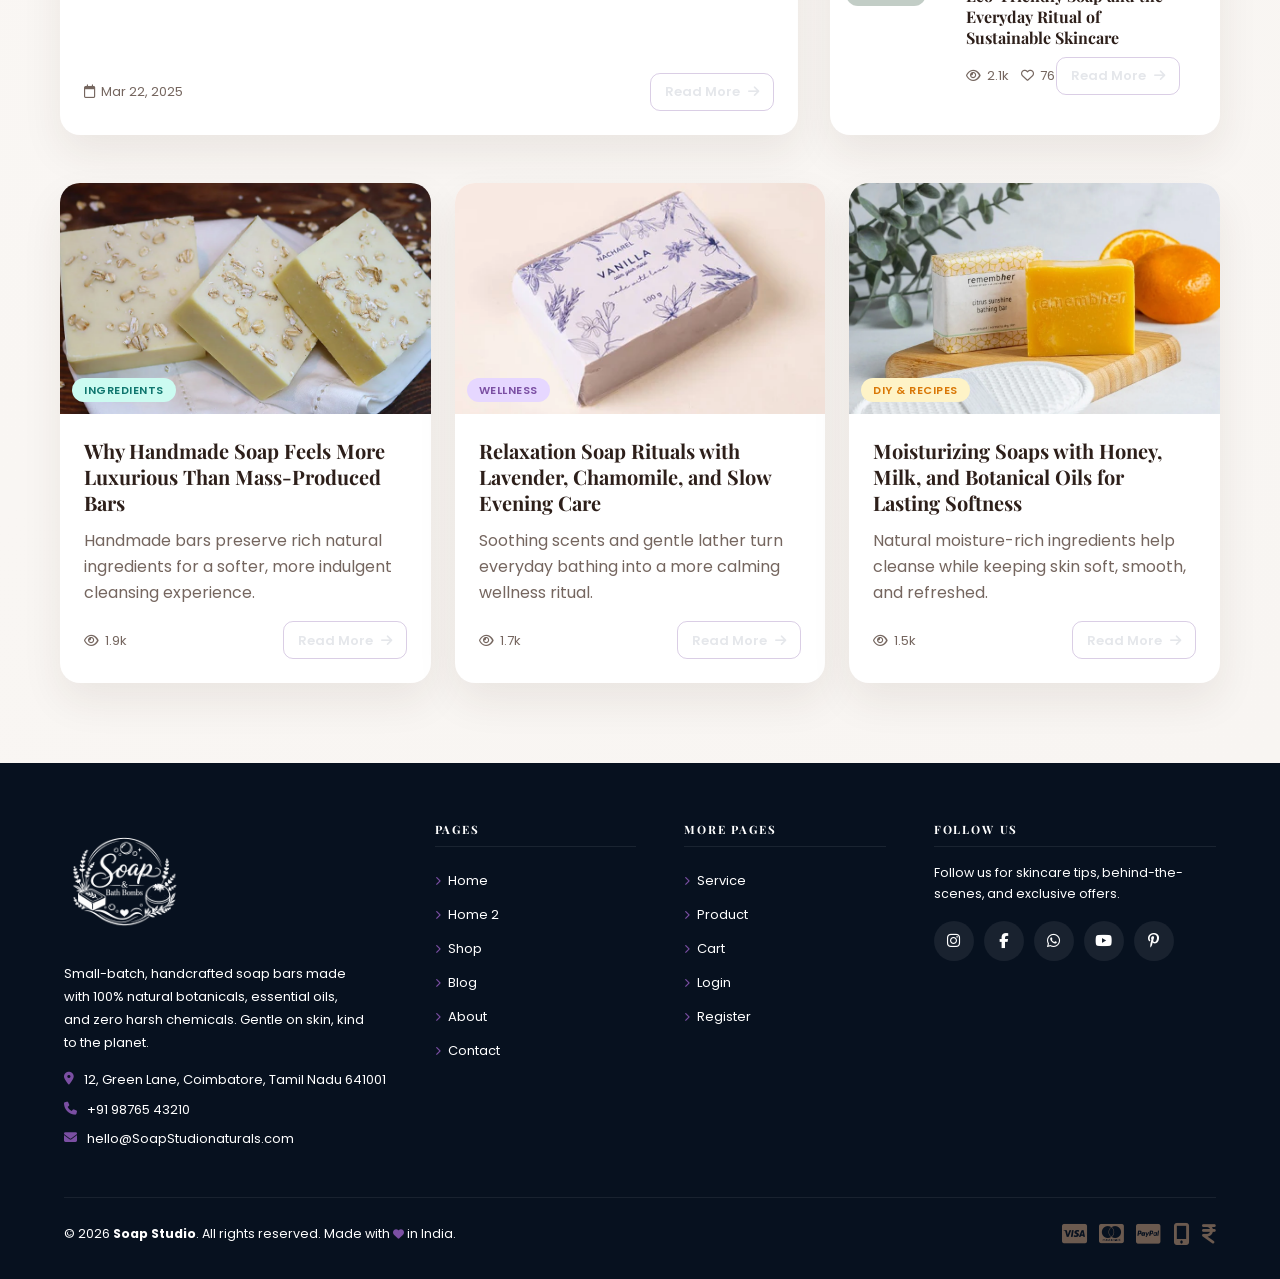
<file: shop.html>
<!DOCTYPE html>
<html lang="en">
<head>
    <meta charset="UTF-8">
    <meta name="viewport" content="width=device-width, initial-scale=1.0">
  <link rel="icon" type="image/png" href="images/my-logo.png">

<title>Shop - Natural Soap Collection | Soap Studio</title>
    <link href="https://fonts.googleapis.com/css2?family=Playfair+Display:wght@400;600;700&family=Poppins:wght@300;400;500;600;700&display=swap" rel="stylesheet">
    <link rel="stylesheet" href="https://cdnjs.cloudflare.com/ajax/libs/font-awesome/6.4.0/css/all.min.css">
    <link rel="stylesheet" href="css/shop.css?v=2">
    <link rel="stylesheet" href="css/header.css">
    <link rel="stylesheet" href="css/dark.css?v=2">
</head>
<body class="page-shop">

<header class="site-header">
  <div class="header-container">


     <a href="index.html" class="logo">
      <img src="images/my-logo.png" alt="Soap Studio Logo" class="logo-img">
    </a>


    <!-- LEFT: Navigation -->
    <nav class="nav-left">
      <ul>
         <li class="dropdown">
            <a href="#" class="dropdown-trigger">Home <span class="dropdown-caret">▾</span></a>
            <ul class="dropdown-menu">
                <li><a href="index.html">Home 1</a></li>
                <li><a href="home-2.html">Home 2</a></li>
            </ul>
        </li>
        <li><a href="about.html">About</a></li>
        <li><a href="service.html">Services</a></li>
        <li><a href="shop.html" class="active">Shop</a></li>
        <li><a href="blog.html">Blog</a></li>
        <li><a href="contact.html">Contact</a></li>
      </ul>
    </nav>

    <!-- CENTER: Logo -->
  

    <!-- RIGHT: Icons -->
    <div class="nav-right">
      <a href="#" title="Wishlist"><i class="fa-regular fa-heart"></i></a>
      <a href="cart.html" title="Cart" class="cart-icon">
        <i class="fa-solid fa-bag-shopping"></i>
        <span class="cart-badge">3</span>
      </a>
    </div>

    <!-- MOBILE: Hamburger -->
    <button class="hamburger" id="hamburger" aria-label="Toggle menu">
      <span></span><span></span><span></span>
    </button>


      <button id="theme-toggle" class="theme-btn" aria-label="Toggle theme">🌙</button>
      <button id="rtl-toggle" class="rtl-btn" aria-label="Toggle RTL">
        <span id="rtl-icon">LTR</span>
      </button>

      <!-- BUY NOW RIGHT -->
      <a href="login.html" class="mobile-login-btn">Login</a>
  </div>

  <!-- MOBILE: Dropdown Nav -->
  <nav class="mobile-nav" id="mobileNav">
    <ul>
       <li class="mobile-dropdown">
         <button class="mobile-dropdown-toggle" type="button" aria-expanded="false">
           <span>Home</span>
           <span class="mobile-dropdown-caret">&#9662;</span>
         </button>
         <ul class="mobile-submenu">
           <li><a href="index.html">Home 1</a></li>
           <li><a href="home-2.html">Home 2</a></li>
         </ul>
       </li>
       <li><a href="about.html">About</a></li>
       <li><a href="service.html">Services</a></li>
       <li><a href="shop.html">Shop</a></li>
       <li><a href="blog.html">Blog</a></li>
       <li><a href="contact.html">Contact</a></li>
    </ul>
    <div class="mobile-nav-icons">
      <button class="theme-btn mobile-toggle-btn mobile-theme-toggle" aria-label="Toggle theme">🌙</button>
      <button class="rtl-btn mobile-toggle-btn mobile-rtl-toggle" aria-label="Toggle RTL">
        <span class="mobile-rtl-icon">LTR</span>
      </button>
      <a href="#" title="Wishlist"><i class="fa-regular fa-heart"></i></a>
      <a href="cart.html" title="Cart" class="cart-icon">
        <i class="fa-solid fa-bag-shopping"></i>
        <span class="cart-badge">3</span>
      </a>
      <a href="login.html" class="mobile-login-btn mobile-login-btn--menu">Login</a>
    </div>
  </nav>

</header>

<!-- ═══ COLLECTION HEADER ═══ -->
<div class="collection-header">
    <div class="container">
        <h1>Natural Soap Collection</h1>
        <p class="collection-subtitle">Handcrafted with love, made with natural ingredients</p>
    </div>
</div>

<!-- ════════════════════════════════
     MAIN LAYOUT (SHOP SECTION)
════════════════════════════════ -->
<div class="main-layout">
    <div class="container">
        
        <!-- LEFT SIDEBAR - FILTERS -->
        <aside class="filter-sidebar">
            
            <!-- Collection Categories -->
            <div class="filter-section">
                <h3 class="filter-title">Collections</h3>
                <div class="collection-list">
                    <div class="collection-item" data-collection="all">
                        <div class="collection-title">All Products</div>
                        <div class="collection-subtitle">Complete Collection</div>
                        <div class="collection-count">24 products</div>
                    </div>
                    
                    <div class="collection-item" data-collection="ayurvedic">
                        <div class="collection-title">Ayurvedic</div>
                        <div class="collection-subtitle">Ayurvedic Bars</div>
                        <div class="collection-count">3 products</div>
                    </div>
                    
                    <div class="collection-item" data-collection="charcoal">
                        <div class="collection-title">Charcoal</div>
                        <div class="collection-subtitle">Charcoal Soaps</div>
                        <div class="collection-count">2 products</div>
                    </div>
                    
                    <div class="collection-item" data-collection="exfoliating">
                        <div class="collection-title">Exfoliating</div>
                        <div class="collection-subtitle">Exfoliating Scrub Bars</div>
                        <div class="collection-count">3 products</div>
                    </div>
                    
                    <div class="collection-item" data-collection="floral">
                        <div class="collection-title">Floral</div>
                        <div class="collection-subtitle">Floral Essence Soaps</div>
                        <div class="collection-count">6 products</div>
                    </div>
                    
                    <div class="collection-item" data-collection="kids">
                        <div class="collection-title">Kids</div>
                        <div class="collection-subtitle">Kids Gentle Soaps</div>
                        <div class="collection-count">2 products</div>
                    </div>
                    
                    <div class="collection-item" data-collection="organic">
                        <div class="collection-title">Organic</div>
                        <div class="collection-subtitle">Organic Facial Bars</div>
                        <div class="collection-count">8 products</div>
                    </div>
                </div>
            </div>

            <!-- Availability Filter -->
            <div class="filter-section">
                <h3 class="filter-title">Availability</h3>
                <div class="filter-options">
                    <label class="filter-option">
                        <input type="checkbox" name="availability" value="in-stock">
                        <span class="checkmark"></span>
                        In stock (15)
                    </label>
                    <label class="filter-option">
                        <input type="checkbox" name="availability" value="out-stock">
                        <span class="checkmark"></span>
                        Out of stock (10)
                    </label>
                </div>
            </div>

            <!-- Price Filter -->
            <div class="filter-section">
                <h3 class="filter-title">Price</h3>
                <div class="price-range">
                    <div class="price-display">₹ 0 — ₹ 25.00</div>
                    <div class="range-container">
                        <input type="range" class="price-slider" min="0" max="25" value="25" step="0.5">
                    </div>
                </div>
            </div>

            <!-- Brand Filter -->
            <div class="filter-section">
                <h3 class="filter-title">Brand</h3>
                <div class="filter-options">
                    <label class="filter-option">
                        <input type="checkbox" name="brand" value="ayurearth">
                        <span class="checkmark"></span>
                        AyurEarth Naturals (1)
                    </label>
                    <label class="filter-option">
                        <input type="checkbox" name="brand" value="bareearth">
                        <span class="checkmark"></span>
                        BareEarth Goods (1)
                    </label>
                    <label class="filter-option">
                        <input type="checkbox" name="brand" value="clayskin">
                        <span class="checkmark"></span>
                        ClaySkin Naturals (1)
                    </label>
                    <label class="filter-option">
                        <input type="checkbox" name="brand" value="earthglow">
                        <span class="checkmark"></span>
                        EarthGlow Naturals (1)
                    </label>
                    <label class="filter-option">
                        <input type="checkbox" name="brand" value="ecoessence">
                        <span class="checkmark"></span>
                        EcoEssence (1)
                    </label>
                    <label class="filter-option">
                        <input type="checkbox" name="brand" value="ecoluxe">
                        <span class="checkmark"></span>
                        EcoLuxe Naturals (1)
                    </label>
                    <label class="filter-option">
                        <input type="checkbox" name="brand" value="greensoul">
                        <span class="checkmark"></span>
                        GreenSoul Organics (1)
                    </label>
                    <label class="filter-option">
                        <input type="checkbox" name="brand" value="herbroot">
                        <span class="checkmark"></span>
                        Herb & Root (1)
                    </label>
                    <label class="filter-option">
                        <input type="checkbox" name="brand" value="mineralme">
                        <span class="checkmark"></span>
                        MineralMe Organics (1)
                    </label>
                    <label class="filter-option">
                        <input type="checkbox" name="brand" value="morningroots">
                        <span class="checkmark"></span>
                        MorningRoots (1)
                    </label>
                    <label class="filter-option">
                        <input type="checkbox" name="brand" value="naturenest">
                        <span class="checkmark"></span>
                        NatureNest Soaps (1)
                    </label>
                    <label class="filter-option">
                        <input type="checkbox" name="brand" value="purebloom">
                        <span class="checkmark"></span>
                        PureBloom Naturals (1)
                    </label>
                </div>
            </div>

            <!-- Category Filter -->
            <div class="filter-section">
                <h3 class="filter-title">Category</h3>
                <div class="filter-options">
                    <label class="filter-option">
                        <input type="checkbox" name="category" value="fragrance">
                        <span class="checkmark"></span>
                        Fragrance Oil
                    </label>
                    <label class="filter-option">
                        <input type="checkbox" name="category" value="haircare">
                        <span class="checkmark"></span>
                        Hair Care
                    </label>
                    <label class="filter-option">
                        <input type="checkbox" name="category" value="bathbombs">
                        <span class="checkmark"></span>
                        Bath Bombs
                    </label>
                    <label class="filter-option">
                        <input type="checkbox" name="category" value="skincare">
                        <span class="checkmark"></span>
                        Skin Care
                    </label>
                    <label class="filter-option">
                        <input type="checkbox" name="category" value="bodycare">
                        <span class="checkmark"></span>
                        Body Care
                    </label>
                </div>
            </div>

            <!-- Color Filter -->
            <div class="filter-section">
                <h3 class="filter-title">Color</h3>
                <div class="color-options">
                    <div class="color-swatch" data-color="black" style="background-color: #000000;" title="Black"></div>
                    <div class="color-swatch" data-color="blue" style="background-color: #0066CC;" title="Blue"></div>
                    <div class="color-swatch" data-color="burgundy" style="background-color: #800020;" title="Burgundy"></div>
                    <div class="color-swatch" data-color="camel" style="background-color: #C19A6B;" title="Camel"></div>
                    <div class="color-swatch" data-color="chili" style="background-color: #C21807;" title="Chili"></div>
                    <div class="color-swatch" data-color="forest" style="background-color: #228B22;" title="Forest"></div>
                    <div class="color-swatch" data-color="fuchsia" style="background-color: #FF00FF;" title="Fuchsia"></div>
                    <div class="color-swatch" data-color="grey" style="background-color: #808080;" title="Grey"></div>
                    <div class="color-swatch" data-color="hibiscus" style="background-color: #B43757;" title="Hibiscus"></div>
                    <div class="color-swatch" data-color="ivory" style="background-color: #FFFFF0;" title="Ivory"></div>
                    <div class="color-swatch" data-color="mango" style="background-color: #FFCC5C;" title="Mango"></div>
                    <div class="color-swatch" data-color="mulberry" style="background-color: #C54B8C;" title="Mulberry"></div>
                </div>
            </div>

            <!-- Material Filter -->
            <div class="filter-section">
                <h3 class="filter-title">Material</h3>
                <div class="filter-options">
                    <label class="filter-option">
                        <input type="checkbox" name="material" value="hyaluronic">
                        <span class="checkmark"></span>
                        Hyaluronic
                    </label>
                    <label class="filter-option">
                        <input type="checkbox" name="material" value="jojoba">
                        <span class="checkmark"></span>
                        Jojoba Oil
                    </label>
                    <label class="filter-option">
                        <input type="checkbox" name="material" value="vitamina">
                        <span class="checkmark"></span>
                        Vitamin A
                    </label>
                    <label class="filter-option">
                        <input type="checkbox" name="material" value="vitaminc">
                        <span class="checkmark"></span>
                        Vitamin C
                    </label>
                </div>
            </div>

            <!-- More Filters -->
            <div class="filter-section">
                <h3 class="filter-title">More Filters</h3>
                <div class="filter-options">
                    <label class="filter-option">
                        <input type="checkbox" name="more" value="acne">
                        <span class="checkmark"></span>
                        Acne
                    </label>
                    <label class="filter-option">
                        <input type="checkbox" name="more" value="aloe">
                        <span class="checkmark"></span>
                        Aloe Vera
                    </label>
                    <label class="filter-option">
                        <input type="checkbox" name="more" value="antiinflammatory">
                        <span class="checkmark"></span>
                        Anti-inflammatory
                    </label>
                    <label class="filter-option">
                        <input type="checkbox" name="more" value="antibacterial">
                        <span class="checkmark"></span>
                        Antibacterial
                    </label>
                    <label class="filter-option">
                        <input type="checkbox" name="more" value="ayurvedic">
                        <span class="checkmark"></span>
                        Ayurvedic
                    </label>
                    <label class="filter-option">
                        <input type="checkbox" name="more" value="babysafe">
                        <span class="checkmark"></span>
                        Baby Safe
                    </label>
                    <label class="filter-option">
                        <input type="checkbox" name="more" value="babysoap">
                        <span class="checkmark"></span>
                        Baby Soap
                    </label>
                    <label class="filter-option">
                        <input type="checkbox" name="more" value="basil">
                        <span class="checkmark"></span>
                        Basil
                    </label>
                    <label class="filter-option">
                        <input type="checkbox" name="more" value="blemish">
                        <span class="checkmark"></span>
                        Blemish
                    </label>
                    <label class="filter-option">
                        <input type="checkbox" name="more" value="body">
                        <span class="checkmark"></span>
                        Body
                    </label>
                    <label class="filter-option">
                        <input type="checkbox" name="more" value="brightening">
                        <span class="checkmark"></span>
                        Brightening
                    </label>
                    <label class="filter-option">
                        <input type="checkbox" name="more" value="calendula">
                        <span class="checkmark"></span>
                        Calendula
                    </label>
                </div>
            </div>

            <!-- Product Type Filter -->
            <div class="filter-section">
                <h3 class="filter-title">Product Type</h3>
                <div class="filter-options">
                    <label class="filter-option">
                        <input type="checkbox" name="producttype" value="acnesoap">
                        <span class="checkmark"></span>
                        Acne Soap
                    </label>
                    <label class="filter-option">
                        <input type="checkbox" name="producttype" value="babysoap">
                        <span class="checkmark"></span>
                        Baby Soap
                    </label>
                    <label class="filter-option">
                        <input type="checkbox" name="producttype" value="bodysoap">
                        <span class="checkmark"></span>
                        Body Soap
                    </label>
                    <label class="filter-option">
                        <input type="checkbox" name="producttype" value="detoxsoap">
                        <span class="checkmark"></span>
                        Detox Soap
                    </label>
                    <label class="filter-option">
                        <input type="checkbox" name="producttype" value="exfoliatingsoap">
                        <span class="checkmark"></span>
                        Exfoliating Soap
                    </label>
                    <label class="filter-option">
                        <input type="checkbox" name="producttype" value="facesoap">
                        <span class="checkmark"></span>
                        Face Soap
                    </label>
                    <label class="filter-option">
                        <input type="checkbox" name="producttype" value="herbalsoap">
                        <span class="checkmark"></span>
                        Herbal Soap
                    </label>
                    <label class="filter-option">
                        <input type="checkbox" name="producttype" value="hydratingsoap">
                        <span class="checkmark"></span>
                        Hydrating Soap
                    </label>
                    <label class="filter-option">
                        <input type="checkbox" name="producttype" value="nourishingsoap">
                        <span class="checkmark"></span>
                        Nourishing Soap
                    </label>
                    <label class="filter-option">
                        <input type="checkbox" name="producttype" value="scentedsoap">
                        <span class="checkmark"></span>
                        Scented Soap
                    </label>
                    <label class="filter-option">
                        <input type="checkbox" name="producttype" value="scrubsoap">
                        <span class="checkmark"></span>
                        Scrub Soap
                    </label>
                    <label class="filter-option">
                        <input type="checkbox" name="producttype" value="seasonalsoap">
                        <span class="checkmark"></span>
                        Seasonal Soap
                    </label>
                </div>
            </div>

            <!-- Size Filter -->
            <div class="filter-section">
                <h3 class="filter-title">Size</h3>
                <div class="size-pills">
                    <label class="size-pill">
                        <input type="checkbox" name="size" value="ss">
                        <span class="pill-text">SS</span>
                    </label>
                    <label class="size-pill">
                        <input type="checkbox" name="size" value="mm">
                        <span class="pill-text">MM</span>
                    </label>
                    <label class="size-pill">
                        <input type="checkbox" name="size" value="l">
                        <span class="pill-text">L</span>
                    </label>
                </div>
            </div>

        </aside>

        <!-- RIGHT CONTENT AREA -->
        <main class="content-area">
            
            <!-- Top Bar -->
            <div class="top-bar">
                <div class="product-count">24 products</div>
                <div class="sort-container">
                    <label for="sort-select">Sort by:</label>
                    <select id="sort-select" class="sort-select">
                        <option value="alphabetical-az">Alphabetically, A–Z</option>
                        <option value="alphabetical-za">Alphabetically, Z–A</option>
                        <option value="price-low-high">Price, low to high</option>
                        <option value="price-high-low">Price, high to low</option>
                        <option value="newest">Newest</option>
                        <option value="best-selling">Best Selling</option>
                    </select>
                </div>
            </div>

            <!-- Product Grid -->
            <div class="product-grid">
                
                <!-- Product 1 -->
                <div class="product-card">
                    <div class="product-image">
                        <img src="images/green.webp" alt="Lavender Bliss Bar" class="main-image">
                        <img src="images/lavender-2.jpg" alt="Lavender Bliss Bar" class="hover-image">
                    </div>
                    <div class="product-info">
                        <h3 class="product-name">Lavender Bliss Bar</h3>
                        <div class="product-price">₹299</div>
                    </div>
                </div>

                <!-- Product 2 -->
                <div class="product-card">
                    <div class="product-image">
                        <img src="images/rose.webp" alt="Rose Petal Glow" class="main-image">
                        <img src="images/rose-2.jpg" alt="Rose Petal Glow" class="hover-image">
                        <span class="product-badge">Sale</span>
                    </div>
                    <div class="product-info">
                        <h3 class="product-name">Rose Petal Glow</h3>
                        <div class="product-price">₹349</div>
                    </div>
                </div>

                <!-- Product 3 -->
                <div class="product-card">
                    <div class="product-image">
                        <img src="images/citrus.webp" alt="Citrus Burst Bar" class="main-image">
                        <img src="images/citrus-2.webp" alt="Citrus Burst Bar" class="hover-image">
                    </div>
                    <div class="product-info">
                        <h3 class="product-name">Citrus Burst Bar</h3>
                        <div class="product-price">₹279</div>
                    </div>
                </div>

                <!-- Product 4 -->
                <div class="product-card">
                    <div class="product-image">
                        <img src="images/charcoal.webp" alt="Charcoal Detox Bar" class="main-image">
                        <img src="images/charcoal-2.webp" alt="Charcoal Detox Bar" class="hover-image">
                        <span class="product-badge">Best Seller</span>
                    </div>
                    <div class="product-info">
                        <h3 class="product-name">Charcoal Detox Bar</h3>
                        <div class="product-price">₹329</div>
                    </div>
                </div>

                <!-- Product 5 -->
                <div class="product-card">
                    <div class="product-image">
                        <img src="images/honey.webp" alt="Honey Glow Bar" class="main-image">
                        <img src="images/honey-2.webp" alt="Honey Glow Bar" class="hover-image">
                    </div>
                    <div class="product-info">
                        <h3 class="product-name">Honey Glow Bar</h3>
                        <div class="product-price">₹379</div>
                    </div>
                </div>

                <!-- Product 6 -->
                <div class="product-card">
                    <div class="product-image">
                        <img src="images/oats.webp" alt="Oat & Milk Soothe" class="main-image">
                        <img src="images/oats-2.webp" alt="Oat & Milk Soothe" class="hover-image">
                    </div>
                    <div class="product-info">
                        <h3 class="product-name">Oat & Milk Soothe</h3>
                        <div class="product-price">₹259</div>
                    </div>
                </div>

                <!-- Product 7 -->
                <div class="product-card">
                    <div class="product-image">
                        <img src="images/vanilla.webp" alt="Vanilla Dream Bar" class="main-image">
                        <img src="images/vanilla-2.webp" alt="Vanilla Dream Bar" class="hover-image">
                    </div>
                    <div class="product-info">
                        <h3 class="product-name">Vanilla Dream Bar</h3>
                        <div class="product-price">₹319</div>
                    </div>
                </div>

                <!-- Product 8 -->
                <div class="product-card">
                    <div class="product-image">
                        <img src="images/tea tree.png" alt="Tea Tree Clear Bar" class="main-image">
                        <img src="images/tea tree-2.avif" alt="Tea Tree Clear Bar" class="hover-image">
                    </div>
                    <div class="product-info">
                        <h3 class="product-name">Tea Tree Clear Bar</h3>
                        <div class="product-price">₹289</div>
                    </div>
                </div>

                <!-- Product 9 -->
                <div class="product-card">
                    <div class="product-image">
                        <img src="images/handmade.webp" alt="Coconut Cream Bar" class="main-image">
                        <img src="images/natural.webp" alt="Coconut Cream Bar" class="hover-image">
                    </div>
                    <div class="product-info">
                        <h3 class="product-name">Coconut Cream Bar</h3>
                        <div class="product-price">₹339</div>
                    </div>
                </div>

                <!-- Product 10 -->
                <div class="product-card">
                    <div class="product-image">
                        <img src="images/green.webp" alt="Eucalyptus Fresh Bar" class="main-image">
                        <img src="images/natural.webp" alt="Eucalyptus Fresh Bar" class="hover-image">
                    </div>
                    <div class="product-info">
                        <h3 class="product-name">Eucalyptus Fresh Bar</h3>
                        <div class="product-price">₹269</div>
                    </div>
                </div>

                <!-- Product 11 -->
                <div class="product-card">
                    <div class="product-image">
                        <img src="images/natural.webp" alt="Shea Butter Luxury Bar" class="main-image">
                        <img src="images/handmade.webp" alt="Shea Butter Luxury Bar" class="hover-image">
                    </div>
                    <div class="product-info">
                        <h3 class="product-name">Shea Butter Luxury Bar</h3>
                        <div class="product-price">₹399</div>
                    </div>
                </div>

                <!-- Product 12 -->
                <div class="product-card">
                    <div class="product-image">
                        <img src="images/orange.webp" alt="Lemon Mint Refresh Bar" class="main-image">
                        <img src="images/citrus.webp" alt="Lemon Mint Refresh Bar" class="hover-image">
                    </div>
                    <div class="product-info">
                        <h3 class="product-name">Lemon Mint Refresh Bar</h3>
                        <div class="product-price">₹249</div>
                    </div>
                </div>

                <!-- Product 13 -->
                <div class="product-card">
                    <div class="product-image">
                        <img src="images/pink.webp" alt="Jasmine Night Bar" class="main-image">
                        <img src="images/rose.webp" alt="Jasmine Night Bar" class="hover-image">
                    </div>
                    <div class="product-info">
                        <h3 class="product-name">Jasmine Night Bar</h3>
                        <div class="product-price">₹359</div>
                    </div>
                </div>

                <!-- Product 14 -->
                <div class="product-card">
                    <div class="product-image">
                        <img src="images/green.webp" alt="Aloe Vera Soothe Bar" class="main-image">
                        <img src="images/natural.webp" alt="Aloe Vera Soothe Bar" class="hover-image">
                    </div>
                    <div class="product-info">
                        <h3 class="product-name">Aloe Vera Soothe Bar</h3>
                        <div class="product-price">₹289</div>
                    </div>
                </div>

                <!-- Product 15 -->
                <div class="product-card">
                    <div class="product-image">
                        <img src="images/orange.webp" alt="Grapefruit Energize Bar" class="main-image">
                        <img src="images/citrus.webp" alt="Grapefruit Energize Bar" class="hover-image">
                    </div>
                    <div class="product-info">
                        <h3 class="product-name">Grapefruit Energize Bar</h3>
                        <div class="product-price">₹259</div>
                    </div>
                </div>

                <!-- Product 16 -->
                <div class="product-card">
                    <div class="product-image">
                        <img src="images/natural.webp" alt="Goat Milk Luxury Bar" class="main-image">
                        <img src="images/handmade.webp" alt="Goat Milk Luxury Bar" class="hover-image">
                    </div>
                    <div class="product-info">
                        <h3 class="product-name">Goat Milk Luxury Bar</h3>
                        <div class="product-price">₹419</div>
                    </div>
                </div>

                <!-- Product 17 -->
                <div class="product-card">
                    <div class="product-image">
                        <img src="images/green.webp" alt="Neem Purifying Bar" class="main-image">
                        <img src="images/natural.webp" alt="Neem Purifying Bar" class="hover-image">
                    </div>
                    <div class="product-info">
                        <h3 class="product-name">Neem Purifying Bar</h3>
                        <div class="product-price">₹299</div>
                    </div>
                </div>

                <!-- Product 18 -->
                <div class="product-card">
                    <div class="product-image">
                        <img src="images/spies.webp" alt="Turmeric Glow Bar" class="main-image">
                        <img src="images/yellow.webp" alt="Turmeric Glow Bar" class="hover-image">
                        <span class="product-badge">New</span>
                    </div>
                    <div class="product-info">
                        <h3 class="product-name">Turmeric Glow Bar</h3>
                        <div class="product-price">₹329</div>
                    </div>
                </div>

                <!-- Product 19 -->
                <div class="product-card">
                    <div class="product-image">
                        <img src="images/making.webp" alt="Mint Fresh Bar" class="main-image">
                        <img src="images/green.webp" alt="Mint Fresh Bar" class="hover-image">
                    </div>
                    <div class="product-info">
                        <h3 class="product-name">Mint Fresh Bar</h3>
                        <div class="product-price">₹279</div>
                    </div>
                </div>

                <!-- Product 20 -->
                <div class="product-card">
                    <div class="product-image">
                        <img src="images/layer.webp" alt="Sandalwood Luxury Bar" class="main-image">
                        <img src="images/natural.webp" alt="Sandalwood Luxury Bar" class="hover-image">
                        <span class="product-badge">Sale</span>
                    </div>
                    <div class="product-info">
                        <h3 class="product-name">Sandalwood Luxury Bar</h3>
                        <div class="product-price">
                            <span class="current-price">₹299</span>
                            <span class="old-price">₹399</span>
                        </div>
                    </div>
                </div>

                <!-- Product 21 -->
                <div class="product-card">
                    <div class="product-image">
                        <img src="images/heart.webp" alt="Coconut Milk Bar" class="main-image">
                        <img src="images/natural.webp" alt="Coconut Milk Bar" class="hover-image">
                    </div>
                    <div class="product-info">
                        <h3 class="product-name">Coconut Milk Bar</h3>
                        <div class="product-price">₹319</div>
                    </div>
                </div>

                <!-- Product 22 -->
                <div class="product-card">
                    <div class="product-image">
                        <img src="images/colourful.jpg" alt="Papaya Brightening Bar" class="main-image">
                        <img src="images/orange.webp" alt="Papaya Brightening Bar" class="hover-image">
                        <span class="product-badge">Best Seller</span>
                    </div>
                    <div class="product-info">
                        <h3 class="product-name">Papaya Brightening Bar</h3>
                        <div class="product-price">₹349</div>
                    </div>
                </div>

                <!-- Product 23 -->
                <div class="product-card">
                    <div class="product-image">
                        <img src="images/design.webp" alt="Cucumber Cool Bar" class="main-image">
                        <img src="images/green.webp" alt="Cucumber Cool Bar" class="hover-image">
                    </div>
                    <div class="product-info">
                        <h3 class="product-name">Cucumber Cool Bar</h3>
                        <div class="product-price">₹269</div>
                    </div>
                </div>

                <!-- Product 24 -->
                <div class="product-card">
                    <div class="product-image">
                        <img src="images/soapiii.webp" alt="Avocado Nourish Bar" class="main-image">
                        <img src="images/natural.webp" alt="Avocado Nourish Bar" class="hover-image">
                    </div>
                    <div class="product-info">
                        <h3 class="product-name">Avocado Nourish Bar</h3>
                        <div class="product-price">₹389</div>
                    </div>
                </div>

            </div>

            <!-- Pagination -->
            <div class="pagination">
                <button class="page-btn prev-btn" disabled>
                    <i class="fa-solid fa-chevron-left"></i>
                </button>
                <button class="page-btn page-number active">1</button>
                <button class="page-btn page-number">2</button>
                <button class="page-btn page-number">3</button>
                <button class="page-btn next-btn">
                    <i class="fa-solid fa-chevron-right"></i>
                </button>
            </div>

        </main>

    </div>
</div>

<!-- ════════════════════════════════
     Trending Articles
════════════════════════════════ -->
<section class="tr-section">
  <div class="tr-container">

    <!-- Header -->
    <div class="tr-header">
      <div class="tr-header-left">
        <span class="tr-eyebrow"><i class="fa-solid fa-fire-flame-curved"></i> This Week</span>
        <h2 class="tr-title">Trending Articles</h2>
      </div>
      <a href="blog.html" class="tr-view-all">View All <i class="fa-solid fa-arrow-right"></i></a>
    </div>

    <!-- Grid: 1 hero + 4 small -->
    <div class="tr-grid">

      <!-- HERO card (large, left) -->
      <article class="tr-card tr-card--hero">
        <div class="tr-img-wrap">
          <img src="images/rose.webp" alt="Commercial vs organic soap" class="tr-img" />
          <div class="tr-img-overlay"></div>
          <span class="tr-badge"><i class="fa-solid fa-fire"></i> #1 Trending</span>
          <div class="tr-stats">
            <span><i class="fa-regular fa-eye"></i> 4.2k</span>
            <span><i class="fa-regular fa-heart"></i> 143</span>
          </div>
        </div>
        <div class="tr-body">
          <span class="tr-cat tr-cat--purple">Brand Stories</span>
          <h3 class="tr-card-title">Commercial vs Organic Soap: What Changes When You Switch to Soap Studio</h3>
          <p class="tr-excerpt">Moving away from synthetic fragrances and harsh detergents can transform your routine and support healthier skin every day. Commercial soaps are often made with chemical surfactants, artificial colors, and preservatives that may strip your skin of its natural oils. While they create a rich lather and strong fragrance, they can leave your skin feeling dry, irritated, and unbalanced over time.

In contrast, organic soaps from Soap Studio are carefully handcrafted using natural ingredients like plant-based oils, butters, and essential oils. These soaps retain glycerin — a naturally occurring humectant that helps your skin stay hydrated and soft. Instead of harsh cleansing, they offer a gentle, nourishing experience that supports your skin’s natural barrier.</p>
          <div class="tr-footer">
            <span class="tr-date"><i class="fa-regular fa-calendar"></i> Mar 22, 2025</span>
            <a href="blog.html" class="tr-read-more">Read More <i class="fa-solid fa-arrow-right"></i></a>
          </div>
        </div>
      </article>

      <!-- Small cards column -->
      <div class="tr-small-col">

        <article class="tr-card tr-card--small">
          <div class="tr-small-img-wrap">
            <img src="images/charcoal.webp" alt="Charcoal" class="tr-img" />
            <span class="tr-badge tr-badge--sm"><i class="fa-solid fa-fire"></i> #2</span>
          </div>
          <div class="tr-body">
            <span class="tr-cat tr-cat--dark">Skincare Tips</span>
            <h3 class="tr-card-title">The Science of Soap: Why Organic Bars Feel Better Than Commercial Cleansers</h3>
            <div class="tr-footer">
              <span class="tr-date"><i class="fa-regular fa-eye"></i> 3.1k &nbsp;<i class="fa-regular fa-heart"></i> 87</span>
              <a href="blog.html" class="tr-read-more">Read More <i class="fa-solid fa-arrow-right"></i></a>
            </div>
          </div>
        </article>

        <article class="tr-card tr-card--small">
          <div class="tr-small-img-wrap">
            <img src="images/honey.webp" alt="Honey" class="tr-img" />
            <span class="tr-badge tr-badge--sm"><i class="fa-solid fa-fire"></i> #3</span>
          </div>
          <div class="tr-body">
            <span class="tr-cat tr-cat--gold">DIY &amp; Recipes</span>
            <h3 class="tr-card-title">DIY Soap at Home: A Creative Organic Skincare Ritual</h3>
            <div class="tr-footer">
              <span class="tr-date"><i class="fa-regular fa-eye"></i> 2.8k &nbsp;<i class="fa-regular fa-heart"></i> 112</span>
              <a href="blog.html" class="tr-read-more">Read More <i class="fa-solid fa-arrow-right"></i></a>
            </div>
          </div>
        </article>

        <article class="tr-card tr-card--small">
          <div class="tr-small-img-wrap">
            <img src="images/lavender.jpg" alt="Lavender" class="tr-img" />
            <span class="tr-badge tr-badge--sm"><i class="fa-solid fa-fire"></i> #4</span>
          </div>
          <div class="tr-body">
            <span class="tr-cat tr-cat--teal">Ingredients</span>
            <h3 class="tr-card-title">Organic Ingredients That Make Soap Studio Bars Gentle and Effective</h3>
            <div class="tr-footer">
              <span class="tr-date"><i class="fa-regular fa-eye"></i> 2.4k &nbsp;<i class="fa-regular fa-heart"></i> 94</span>
              <a href="blog.html" class="tr-read-more">Read More <i class="fa-solid fa-arrow-right"></i></a>
            </div>
          </div>
        </article>

        <article class="tr-card tr-card--small">
          <div class="tr-small-img-wrap">
            <img src="images/tea tree.png" alt="Tea Tree" class="tr-img" />
            <span class="tr-badge tr-badge--sm"><i class="fa-solid fa-fire"></i> #5</span>
          </div>
          <div class="tr-body">
            <span class="tr-cat tr-cat--dark">Skincare Tips</span>
            <h3 class="tr-card-title">Eco-Friendly Soap and the Everyday Ritual of Sustainable Skincare</h3>
            <div class="tr-footer">
              <span class="tr-date"><i class="fa-regular fa-eye"></i> 2.1k &nbsp;<i class="fa-regular fa-heart"></i> 76</span>
              <a href="blog.html" class="tr-read-more">Read More <i class="fa-solid fa-arrow-right"></i></a>
            </div>
          </div>
        </article>

      </div><!-- /tr-small-col -->
    </div><!-- /tr-grid -->

    <!-- Bottom row: 3 equal cards -->
    <div class="tr-bottom-row">

      <article class="tr-card tr-card--mid">
        <div class="tr-mid-img-wrap">
          <img src="images/oats.webp" alt="Oats" class="tr-img" />
          <span class="tr-cat tr-cat--teal">Ingredients</span>
        </div>
        <div class="tr-body">
          <h3 class="tr-card-title">Why Handmade Soap Feels More Luxurious Than Mass-Produced Bars</h3>
          <p class="tr-excerpt">Handmade bars preserve rich natural ingredients for a softer, more indulgent cleansing experience.</p>
          <div class="tr-footer">
            <span class="tr-date"><i class="fa-regular fa-eye"></i> 1.9k</span>
            <a href="blog.html" class="tr-read-more">Read More <i class="fa-solid fa-arrow-right"></i></a>
          </div>
        </div>
      </article>

      <article class="tr-card tr-card--mid">
        <div class="tr-mid-img-wrap">
          <img src="images/vanilla.webp" alt="Vanilla" class="tr-img" />
          <span class="tr-cat tr-cat--purple">Wellness</span>
        </div>
        <div class="tr-body">
          <h3 class="tr-card-title">Relaxation Soap Rituals with Lavender, Chamomile, and Slow Evening Care</h3>
          <p class="tr-excerpt">Soothing scents and gentle lather turn everyday bathing into a more calming wellness ritual.</p>
          <div class="tr-footer">
            <span class="tr-date"><i class="fa-regular fa-eye"></i> 1.7k</span>
            <a href="blog.html" class="tr-read-more">Read More <i class="fa-solid fa-arrow-right"></i></a>
          </div>
        </div>
      </article>

      <article class="tr-card tr-card--mid">
        <div class="tr-mid-img-wrap">
          <img src="images/citrus.webp" alt="Citrus" class="tr-img" />
          <span class="tr-cat tr-cat--gold">DIY &amp; Recipes</span>
        </div>
        <div class="tr-body">
          <h3 class="tr-card-title">Moisturizing Soaps with Honey, Milk, and Botanical Oils for Lasting Softness</h3>
          <p class="tr-excerpt">Natural moisture-rich ingredients help cleanse while keeping skin soft, smooth, and refreshed.</p>
          <div class="tr-footer">
            <span class="tr-date"><i class="fa-regular fa-eye"></i> 1.5k</span>
            <a href="blog.html" class="tr-read-more">Read More <i class="fa-solid fa-arrow-right"></i></a>
          </div>
        </div>
      </article>

    </div><!-- /tr-bottom-row -->
  </div>
</section>







<!-- ════════════════════════════════
     Footer
════════════════════════════════ -->
<footer class="site-footer">

  <!-- Top accent line -->
  <div class="footer-accent"></div>

  <div class="footer-container">

    <!-- ── MAIN GRID ── -->
    <div class="footer-grid">

      <!-- COL 1: Brand -->
      <div class="footer-col footer-col--brand">
        <a href="index.html" class="footer-logo">
          <img src="images/my-logo.png" alt="Soap Studio Logo" class="logo-img">
        </a>
        <p class="footer-about">
          Small-batch, handcrafted soap bars made with 100% natural botanicals,
          essential oils, and zero harsh chemicals. Gentle on skin, kind to the planet.
        </p>
        <!-- Contact -->
        <ul class="footer-contact">
          <li>
            <i class="fa-solid fa-location-dot"></i>
            <span>12, Green Lane, Coimbatore, Tamil Nadu 641001</span>
          </li>
          <li>
            <i class="fa-solid fa-phone"></i>
            <a href="tel:+919876543210">+91 98765 43210</a>
          </li>
          <li>
            <i class="fa-solid fa-envelope"></i>
            <a href="mailto:hello@SoapStudionaturals.com">hello@SoapStudionaturals.com</a>
          </li>
        </ul>
      </div>

      <!-- COL 2: Pages -->
      <div class="footer-col">
        <h4 class="footer-heading">Pages</h4>
        <ul class="footer-links">
          <li><a href="index.html"><i class="fa-solid fa-chevron-right"></i> Home</a></li>
          <li><a href="home-2.html"><i class="fa-solid fa-chevron-right"></i> Home 2</a></li>
          <li><a href="shop.html"><i class="fa-solid fa-chevron-right"></i> Shop</a></li>
          <li><a href="blog.html"><i class="fa-solid fa-chevron-right"></i> Blog</a></li>
          <li><a href="about.html"><i class="fa-solid fa-chevron-right"></i> About</a></li>
          <li><a href="contact.html"><i class="fa-solid fa-chevron-right"></i> Contact</a></li>
        </ul>
      </div>

      <!-- COL 3: More Pages -->
      <div class="footer-col">
        <h4 class="footer-heading">More Pages</h4>
        <ul class="footer-links">
          <li><a href="service.html"><i class="fa-solid fa-chevron-right"></i> Service</a></li>
          <li><a href="product.html"><i class="fa-solid fa-chevron-right"></i> Product</a></li>
          <li><a href="cart.html"><i class="fa-solid fa-chevron-right"></i> Cart</a></li>
          <li><a href="login.html"><i class="fa-solid fa-chevron-right"></i> Login</a></li>
          <li><a href="register.html"><i class="fa-solid fa-chevron-right"></i> Register</a></li>
        </ul>
      </div>

      <!-- COL 4: Social + Mini Newsletter -->
      <div class="footer-col footer-col--social">
        <h4 class="footer-heading">Follow Us</h4>
        <p class="footer-social-sub">Follow us for skincare tips, behind-the-scenes, and exclusive offers.</p>

        <div class="footer-socials">
          <a href="#" class="social-btn social-btn--ig" aria-label="Instagram">
            <i class="fa-brands fa-instagram"></i>
          </a>
          <a href="#" class="social-btn social-btn--fb" aria-label="Facebook">
            <i class="fa-brands fa-facebook-f"></i>
          </a>
          <a href="#" class="social-btn social-btn--wa" aria-label="WhatsApp">
            <i class="fa-brands fa-whatsapp"></i>
          </a>
          <a href="#" class="social-btn social-btn--yt" aria-label="YouTube">
            <i class="fa-brands fa-youtube"></i>
          </a>
          <a href="#" class="social-btn social-btn--pin" aria-label="Pinterest">
            <i class="fa-brands fa-pinterest-p"></i>
          </a>
        </div>

        <!-- Mini newsletter -->
      </div>

    </div><!-- /footer-grid -->

    <!-- ── BOTTOM BAR ── -->
    <div class="footer-bottom">
      <div class="footer-bottom-left">
        <p class="footer-copy">&copy; 2026 <strong>Soap Studio</strong>. All rights reserved. Made with <i class="fa-solid fa-heart footer-heart"></i> in India.</p>
      </div>
      <div class="footer-bottom-right">
        <!-- Payment icons -->
        <div class="footer-payments">
          <span class="pay-icon" title="Visa"><i class="fa-brands fa-cc-visa"></i></span>
          <span class="pay-icon" title="Mastercard"><i class="fa-brands fa-cc-mastercard"></i></span>
          <span class="pay-icon" title="PayPal"><i class="fa-brands fa-cc-paypal"></i></span>
          <span class="pay-icon" title="Razorpay"><i class="fa-solid fa-mobile-screen-button"></i></span>
          <span class="pay-icon" title="UPI"><i class="fa-solid fa-indian-rupee-sign"></i></span>
        </div>
      </div>
    </div>

  </div>
</footer>

<button class="back-to-top" id="backToTop" aria-label="Back to top">
  <i class="fa-solid fa-chevron-up"></i>
</button>

<script src="shop.js"></script>
<script>
  const backToTop = document.getElementById('backToTop');

  if (backToTop) {
    window.addEventListener('scroll', () => {
      backToTop.classList.toggle('visible', window.scrollY > 350);
    });

    backToTop.addEventListener('click', () => window.scrollTo({ top: 0, behavior: 'smooth' }));
  }
</script>
<script src="js/theme.js"></script>
</body>
</html>
</file>
<file: css/about.css>
/* ═══════════════════════════════════════════════════════════════
   ABOUT US PAGE - SOAP & BATH BOMB STUDIO
   Theme: Lavender, White, Black
   Fonts: Poppins, Playfair Display
═══════════════════════════════════════════════════════════════ */

/* Reset & Base Styles */
*, *::before, *::after { box-sizing: border-box; margin: 0; padding: 0; }

body { font-family: 'Poppins', sans-serif; background: #faf7f4; }
.container {
    max-width: 1200px;
    margin: 0 auto;
    padding: 0 20px;
}

/* ===== HEADER BASE ===== */

/* DROPDOWN CONTAINER */
.dropdown {
    position: relative;
}

/* DROPDOWN MENU */
.dropdown-menu {
    position: absolute;
    top: 120%;
    left: 0;
    min-width: 180px;
    background: #ffffff;
    border-radius: 10px;
    padding: 8px 0;
    list-style: none;

    box-shadow: 0 10px 25px rgba(0,0,0,0.08);

    opacity: 0;
    visibility: hidden;
    transform: translateY(12px);
    transition: all 0.3s ease;
    z-index: 999;
}

/* DROPDOWN ITEMS */
.dropdown-menu li {
    width: 100%;
}

/* DROPDOWN LINKS */
.dropdown-menu a {
    display: block;
    padding: 10px 18px;
    font-size: 14px;
    color: #333;
    text-decoration: none;
    transition: all 0.25s ease;
    border-bottom: 3px solid transparent;
    position: relative;
}

/* HOVER EFFECT */
.dropdown-menu a:hover {
    border-bottom-color: #7b4fa3;
    color: #333;
}

/* SHOW DROPDOWN */
.dropdown:hover .dropdown-menu {
    opacity: 1;
    visibility: visible;
    transform: translateY(0);
}
.site-header {
  background: #f4efea;
  position: sticky;
  top: 0;
  z-index: 1000;
}

/* CONTAINER */
.header-container {
  max-width: 1200px;
  margin: auto;
  padding: 0 20px;
  height: 70px;

  display: flex;
  align-items: center;
  justify-content: space-between;
  gap: 20px;
}


/* DROPDOWN CONTAINER */
.dropdown {
    position: relative;
}

/* DROPDOWN MENU */
.dropdown-menu {
    position: absolute;
    top: 120%;
    left: 0;
    min-width: 180px;
    background: #ffffff;
    border-radius: 10px;
    padding: 8px 0;
    list-style: none;

    box-shadow: 0 10px 25px rgba(0,0,0,0.08);

    opacity: 0;
    visibility: hidden;
    transform: translateY(12px);
    transition: all 0.3s ease;
    z-index: 999;
}

/* DROPDOWN ITEMS */
.dropdown-menu li {
    width: 100%;
}

/* DROPDOWN LINKS */
.dropdown-menu a {
    display: block;
    padding: 10px 18px;
    font-size: 14px;
    color: #333;
    text-decoration: none;
    transition: all 0.25s ease;
    border-bottom: 3px solid transparent;
    position: relative;
}

/* HOVER EFFECT */
.dropdown-menu a:hover {
    border-bottom-color: #7b4fa3;
    color: #333;
}

/* SHOW DROPDOWN */
.dropdown:hover .dropdown-menu {
    opacity: 1;
    visibility: visible;
    transform: translateY(0);
}

/* ===== LOGO ===== */
.logo-img {
  height: 65px;
}

/* ===== NAV LEFT ===== */
.nav-left {
  flex: 1;
}

.nav-left ul {
  display: flex;
  gap: 25px;
  list-style: none;
}

.nav-left a {
  text-decoration: none;
  font-size: 11px;
  color: #2d1f1a;
  text-transform: uppercase;
  position: relative;
}

/* HOVER LINE */
.nav-left a::after {
  content: "";
  position: absolute;
  left: 0;
  bottom: -4px;
  width: 0;
  height: 2px;
  background: #7b4fa3;
  transition: 0.3s;
}

.nav-left a:hover::after,
.nav-left a.active::after {
  width: 100%;
}

.nav-left a.active {
  color: #7b4fa3;
}

/* Home dropdown card style */
.dropdown-menu {
  top: calc(100% + 14px);
  left: 0;
  min-width: 180px;
  padding: 10px 0;
  border-radius: 14px;
  background: #ffffff;
  box-shadow: 0 18px 40px rgba(0, 0, 0, 0.12);
  overflow: hidden;
}

.dropdown-menu a {
  display: block;
  padding: 16px 20px;
  font-size: 14px;
  color: #2d2d2d;
  text-decoration: none;
  border-left: 0;
  border-bottom: 2px solid transparent;
  transition: color 0.25s ease, border-color 0.25s ease, background-color 0.25s ease;
}

.dropdown-menu li:last-child a {
  border-bottom: 0;
}

.dropdown-menu a:hover,
.dropdown-menu a.active {
  color: #177d78;
  background: transparent;
  border-bottom-color: #177d78;
  padding-left: 20px;
}

.dropdown-menu a.active {
  font-weight: 600;
}

.dropdown.active > .dropdown-trigger {
  color: #177d78 !important;
}

.dropdown.active > .dropdown-trigger::after {
  width: 100% !important;
  background: #177d78;
}

/* ===== RIGHT SIDE ===== */
.nav-right {
  display: flex;
  align-items: center;
  gap: 15px;
}

/* ICON LINKS */
.nav-right a {
  color: #2d1f1a;
  font-size: 18px;
  position: relative;
  transition: 0.3s;
}

.nav-right a:hover {
  color: #7b4fa3;
}

/* GENERAL VIEW ALL BUTTON */
.view-all {
  display: inline-flex;
  align-items: center;
  gap: 8px;
  padding: 12px 24px;
  background: #7b4fa3;
  color: #ffffff;
  text-decoration: none;
  border-radius: 8px;
  font-weight: 600;
  font-size: 14px;
  transition: all 0.3s ease;
}

.view-all:hover {
  background: #6a4190;
  transform: translateY(-2px);
  box-shadow: 0 4px 12px rgba(123, 79, 163, 0.3);
}

/* CART BADGE */
.cart-icon {
  position: relative;
}

.cart-badge {
  position: absolute;
  top: -5px;
  right: -8px;
  background: #7b4fa3;
  color: #fff;
  font-size: 10px;
  padding: 2px 6px;
  border-radius: 50%;
}

/* ===== BUTTON GROUP (RIGHT SIDE FIX) ===== */
.toggle-btn,
.mobile-login-btn {
  margin-left: 10px;
}

/* DARK + RTL BUTTON */
.toggle-btn {
  background: #ede6de;
  border: none;
  padding: 6px 12px;
  border-radius: 20px;
  font-size: 12px;
  cursor: pointer;
  transition: 0.3s;
}

.toggle-btn:hover {
  background: #7b4fa3;
  color: #fff;
}

/* LOGIN BUTTON */
.mobile-login-btn {
  background: #7b4fa3;
  color: #fff;
  padding: 6px 14px;
  border-radius: 20px;
  font-size: 12px;
  text-decoration: none;
  transition: 0.3s;
}

.mobile-login-btn:hover {
  background: #7b4fa3;
}

/* ===== HAMBURGER ===== */
.hamburger {
  display: none;
  flex-direction: column;
  gap: 5px;
  cursor: pointer;
}

.hamburger span {
  width: 22px;
  height: 2px;
  background: #2d1f1a;
}

/* ===== MOBILE NAV ===== */
.mobile-nav {
  max-height: 0;
  overflow: hidden;
  background: #f4efea;
  transition: 0.3s;
  position: fixed;
  top: 70px;
  left: 0;
  right: 0;
  z-index: 999;
  width: 100%;
  border-bottom: 1px solid rgba(0,0,0,0.1);
}

.mobile-nav.open {
  max-height: 500px;
}

.mobile-nav ul {
  display: flex;
  flex-direction: column;
  padding: 15px;
}

.mobile-nav a {
  padding: 10px 0;
  text-decoration: none;
  color: #2d1f1a;
}

/* Icons row inside mobile nav */
@media (max-width: 992px) {
  .mobile-nav .mobile-nav-icons {
    display: flex;
    align-items: center;
    gap: 18px;
    padding: 10px 15px 14px;
    border-top: 1px solid rgba(0,0,0,0.06);
  }
  .mobile-nav .mobile-nav-icons a {
    color: #2d1f1a;
    font-size: 18px;
    position: relative;
    padding: 0;
    border-bottom: none;
  }
  .mobile-nav .mobile-nav-icons a:hover { color: #7b4fa3; }
  .mobile-nav .mobile-nav-icons .cart-badge {
    position: absolute;
    top: -5px;
    right: -8px;
    background: #7b4fa3;
    color: #fff;
    font-size: 10px;
    padding: 2px 6px;
    border-radius: 50%;
  }
}

/* ===== DARK MODE ===== */
body.dark-mode {
  background: #1e1e1e;
  color: #fff;
}

body.dark-mode .site-header {
  background: #2a2a2a;
}

body.dark-mode .nav-left a,
body.dark-mode .nav-right a {
  color: #ddd;
}

/* ===== RTL ===== */
body.rtl {
  direction: rtl;
}

body.rtl .header-container {
  flex-direction: row-reverse;
}

body.rtl .nav-left ul {
  flex-direction: row-reverse;
}

/* ===== RESPONSIVE ===== */
@media (max-width: 992px) {

  .nav-left {
    display: none;
  }

  .hamburger {
    display: flex;
  }

  .nav-right {
    display: none !important;
  }

  .logo-img {
    height: 45px;
  }

  .toggle-btn,
  .mobile-login-btn {
    display: none; /* hide on mobile */
  }
}


/* Hero Banner */
.hero-banner {
    min-height: 60vh;
    position: relative;
    display: flex;
    align-items: center;
    justify-content: center;
    text-align: center;
    margin-top: 0;
    padding: 124px 20px 84px;
    overflow: hidden;
}

.hero-bg {
    position: absolute;
    top: 0;
    left: 0;
    right: 0;
    bottom: 0;
    background:
        linear-gradient(rgba(45, 31, 26, 0.55), rgba(123, 79, 163, 0.68)),
        url("../images/handmade-soap-bars-2024-12-07-21-31-31-utc.webp");
    background-size: cover;
    background-position: center;
}

.hero-overlay {
    position: absolute;
    top: 0;
    left: 0;
    right: 0;
    bottom: 0;
    background: rgba(45, 31, 26, 0.18);
}

.hero-content {
    position: relative;
    z-index: 2;
    color: white;
    max-width: 600px;
    padding: 0 20px;
    animation: fadeInUp 1s ease;
}

.breadcrumb {
    margin-bottom: 20px;
    font-size: 14px;
    opacity: 0.9;
}

.breadcrumb a {
    color: white;
    text-decoration: none;
    transition: opacity 0.3s ease;
}

.breadcrumb a:hover {
    opacity: 0.8;
}

.breadcrumb span {
    margin: 0 10px;
}

.hero-subtitle {
    font-size: 16px;
    font-weight: 300;
    letter-spacing: 2px;
    text-transform: uppercase;
    margin-bottom: 15px;
    display: block;
    opacity: 0.9;
}

.hero-title {
    font-family: 'Playfair Display', serif;
    font-size: 3.5rem;
    font-weight: 700;
    line-height: 1.2;
    margin-bottom: 20px;
}

.hero-description {
    font-size: 18px;
    font-weight: 300;
    line-height: 1.6;
    opacity: 0.9;
}

/* Our Story Section */
.our-story {
    padding: 110px 0;
    background: #fff;
    overflow: hidden;
}

.our-story .container {
    padding: 18px 24px;
}

.story-layout {
    display: grid;
    grid-template-columns: 1fr 1fr;
    gap: 40px;
    align-items: center;
}

.story-layout > * {
    min-width: 0;
}

.story-image {
    position: relative;
    border-radius: 20px;
    overflow: hidden;
    box-shadow: 0 20px 40px rgba(123, 79, 163, 0.1);
}

.story-image img {
    width: 100%;
    height: auto;
    max-height: 500px;
    object-fit: cover;
    transition: transform 0.5s ease;
    display: block;
}

.story-image:hover img {
    transform: scale(1.05);
}

@media (max-width: 768px) {
  .story-layout {
    grid-template-columns: 1fr;
    gap: 30px;
  }
  .story-image img {
    max-height: 260px;
  }
  .story-content h2 {
    font-size: 1.8rem;
  }
  .story-content p {
    font-size: 14px;
  }
  .hero-banner {
    margin-top: 0;
    min-height: 40vh;
    padding: 108px 20px 56px;
  }
  .hero-title {
    font-size: 2rem;
  }
  .our-story {
    padding: 80px 0;
  }
  .our-story .container {
    padding: 0 20px;
  }
}

.image-overlay {
    position: absolute;
    top: 0;
    left: 0;
    right: 0;
    bottom: 0;
    background: linear-gradient(45deg, rgba(123, 79, 163, 0.2), transparent);
}

.story-content h2 {
    font-family: 'Playfair Display', serif;
    font-size: 2.5rem;
    color: #333;
    margin-bottom: 30px;
    position: relative;
}

.story-content h2::after {
    content: '';
    position: absolute;
    bottom: -10px;
    left: 0;
    width: 60px;
    height: 3px;
    background: #7b4fa3;
}

.story-content p {
    font-size: 16px;
    line-height: 1.8;
    color: #666;
    margin-bottom: 25px;
}

.discover-btn {
    display: inline-block;
    background: #7b4fa3;
    color: white;
    padding: 15px 30px;
    text-decoration: none;
    border-radius: 50px;
    font-weight: 600;
    transition: all 0.3s ease;
    margin-top: 20px;
}

.discover-btn:hover {
    background: #7b4fa3;
    transform: translateY(-2px);
    box-shadow: 0 10px 25px rgba(123, 79, 163, 0.3);
}

/* Mission & Vision */
.mission-vision {
    padding: 80px 0;
    background: linear-gradient(135deg, #f8fafc 0%, #f1f5f9 100%);
}

.mv-grid {
    display: grid;
    grid-template-columns: 1fr 1fr;
    gap: 40px;
}

.mv-card {
    background: white;
    padding: 40px;
    border-radius: 20px;
    text-align: center;
    box-shadow: 0 10px 30px rgba(0, 0, 0, 0.1);
    transition: transform 0.3s ease;
}

.mv-card:hover {
    transform: translateY(-5px);
}

.mv-icon {
    width: 80px;
    height: 80px;
    background: linear-gradient(135deg, #7b4fa3, #7b4fa3);
    border-radius: 50%;
    display: flex;
    align-items: center;
    justify-content: center;
    margin: 0 auto 25px;
    color: white;
    font-size: 30px;
}

.mv-card h3 {
    font-family: 'Playfair Display', serif;
    font-size: 1.8rem;
    color: #333;
    margin-bottom: 20px;
}

.mv-card p {
    color: #666;
    line-height: 1.7;
}

@media (max-width: 768px) {
  .mission-vision {
    padding: 64px 0;
  }

  .mission-vision .container {
    padding: 0 20px;
  }

  .mv-grid {
    grid-template-columns: 1fr;
    gap: 24px;
  }

  .mv-card {
    padding: 28px 24px;
  }
}

@media (max-width: 360px) {
  .our-story .container,
  .mission-vision .container {
    padding-left: 14px;
    padding-right: 14px;
  }

  .story-layout {
    gap: 18px;
  }

  .story-image {
    border-radius: 16px;
  }

  .story-image img {
    max-height: 200px;
  }

  .story-content {
    text-align: left;
  }

  .story-content h2 {
    font-size: 1.45rem;
    margin-bottom: 18px;
  }

  .story-content h2::after {
    left: 0;
    transform: none;
  }

  .story-content p {
    margin-bottom: 16px;
    font-size: 13px;
    line-height: 1.65;
  }

  .discover-btn {
    width: 100%;
    max-width: none;
    padding: 14px 22px;
  }

  .mv-grid {
    gap: 18px;
  }

  .mv-card {
    padding: 22px 18px;
    border-radius: 16px;
  }

  .mv-icon {
    width: 64px;
    height: 64px;
    margin-bottom: 18px;
    font-size: 24px;
  }

  .mv-card h3 {
    font-size: 1.45rem;
    margin-bottom: 14px;
  }

  .mv-card p {
    font-size: 14px;
    line-height: 1.65;
  }
}

/* Values Section */
.values {
    padding: 100px 0;
    background: white;
}

.section-header {
    text-align: center;
    margin-bottom: 60px;
}

.section-header h2 {
    font-family: 'Playfair Display', serif;
    font-size: 2.5rem;
    color: #333;
    margin-bottom: 15px;
}

.section-header p {
    font-size: 18px;
    color: #666;
    max-width: 600px;
    margin: 0 auto;
}

.values-grid {
    display: grid;
    grid-template-columns: repeat(4, 1fr);
    gap: 25px;
    align-items: stretch;
}

.value-card {
    background: white;
    padding: 25px 20px;
    border-radius: 15px;
    text-align: left;
    border: 2px solid #f1f5f9;
    transition: all 0.3s ease;
    opacity: 0;
    transform: translateY(30px);
    height: 100%;
    display: flex;
    flex-direction: row;
    justify-content: flex-start;
    align-items: flex-start;
    gap: 16px;
}

.value-card.animate {
    opacity: 1;
    transform: translateY(0);
}

.value-card:hover {
    border-color: #7b4fa3;
    transform: translateY(-5px);
    box-shadow: 0 15px 35px rgba(123, 79, 163, 0.1);
}

.value-icon {
    width: 60px;
    height: 60px;
    background: linear-gradient(135deg, #7b4fa3, #7b4fa3);
    border-radius: 50%;
    display: flex;
    align-items: center;
    justify-content: center;
    margin: 0;
    color: white;
    font-size: 20px;
    flex-shrink: 0;
}

.value-copy {
    flex: 1;
    min-width: 0;
}

.value-card h3 {
    font-size: 1.1rem;
    color: #333;
    margin-bottom: 8px;
    font-weight: 600;
    min-height: 0;
    display: block;
}

.value-card p {
    color: #666;
    line-height: 1.5;
    font-size: 14px;
    max-width: none;
    margin: 0;
}

/* Process Section */
.process {
    padding: 100px 0;
    background: linear-gradient(135deg, #f8fafc 0%, #f1f5f9 100%);
}

.process-steps {
    display: grid;
    grid-template-columns: repeat(auto-fit, minmax(250px, 1fr));
    gap: 40px;
    align-items: stretch;
}

.process-step {
    text-align: center;
    position: relative;
    opacity: 0;
    transform: translateY(30px);
    transition: all 0.6s ease;
    display: flex;
    flex-direction: column;
    align-items: center;
    justify-content: flex-start;
    padding: 0 12px;
    height: 100%;
}

.process-step.animate {
    opacity: 1;
    transform: translateY(0);
}

.step-number {
    position: absolute;
    top: -10px;
    right: 20px;
    background: #7b4fa3;
    color: white;
    width: 40px;
    height: 40px;
    border-radius: 50%;
    display: flex;
    align-items: center;
    justify-content: center;
    font-weight: 700;
    font-size: 14px;
}

.step-icon {
    width: 72px;
    height: 72px;
    background: white;
    border: 3px solid #7b4fa3;
    border-radius: 50%;
    display: flex;
    align-items: center;
    justify-content: center;
    margin: 4px auto 22px;
    color: #7b4fa3;
    font-size: 24px;
}

.process-step h3 {
    font-size: 1.3rem;
    color: #333;
    margin-bottom: 15px;
    font-weight: 600;
    min-height: 2.6em;
    display: flex;
    align-items: center;
    justify-content: center;
    text-align: center;
}

.process-step p {
    color: #666;
    line-height: 1.6;
    max-width: 290px;
    margin: 0 auto;
    text-align: center;
    flex: 1;
    min-height: 5.2em;
}

/* Gallery Section */
.gallery {
    padding: 100px 0;
    background: white;
}

.gallery-grid {
    display: grid;
    grid-template-columns: repeat(3, minmax(0, 1fr));
    gap: 16px;
    align-items: stretch;
}

.gallery-item {
    position: relative;
    border-radius: 15px;
    overflow: hidden;
    aspect-ratio: 4 / 3;
    cursor: pointer;
    opacity: 0;
    transform: scale(0.9);
    transition: all 0.6s ease;
    background: transparent;
}

.gallery-item.animate {
    opacity: 1;
    transform: scale(1);
}

.gallery-item img {
    position: absolute;
    inset: 0;
    width: 100%;
    height: 100%;
    max-width: none;
    object-fit: cover;
    object-position: center;
    display: block;
    transition: transform 0.5s ease;
}

.gallery-overlay {
    position: absolute;
    top: 0;
    left: 0;
    right: 0;
    bottom: 0;
    background: rgba(123, 79, 163, 0.8);
    display: flex;
    align-items: center;
    justify-content: center;
    opacity: 0;
    transition: opacity 0.3s ease;
}

.gallery-item:hover .gallery-overlay {
    opacity: 1;
}

.gallery-item:hover img {
    transform: scale(1.1);
}

.gallery-overlay i {
    color: white;
    font-size: 30px;
}

/* Team Section */
.team {
    padding: 100px 0;
    background: linear-gradient(135deg, #f8fafc 0%, #f1f5f9 100%);
}

.team-grid {
    display: grid;
    grid-template-columns: repeat(auto-fit, minmax(300px, 1fr));
    gap: 40px;
}

.team-member {
    background: white;
    border-radius: 20px;
    overflow: hidden;
    box-shadow: 0 10px 30px rgba(0, 0, 0, 0.1);
    transition: transform 0.3s ease;
    opacity: 0;
    transform: translateY(30px);
    display: flex;
    flex-direction: column;
    height: 100%;
}

.team-member.animate {
    opacity: 1;
    transform: translateY(0);
}

.team-member:hover {
    transform: translateY(-10px);
}

.member-image {
    position: relative;
    overflow: hidden;
}

.member-image img {
    width: 100%;
    height: 300px;
    object-fit: cover;
    transition: transform 0.5s ease;
}

.member-overlay {
    position: absolute;
    top: 0;
    left: 0;
    right: 0;
    bottom: 0;
    background: rgba(123, 79, 163, 0.8);
    display: flex;
    align-items: center;
    justify-content: center;
    opacity: 0;
    transition: opacity 0.3s ease;
}

.member-image:hover .member-overlay {
    opacity: 1;
}

.member-image:hover img {
    transform: scale(1.1);
}

.social-links {
    display: flex;
    gap: 15px;
}

.social-links a {
    width: 40px;
    height: 40px;
    background: white;
    border-radius: 50%;
    display: flex;
    align-items: center;
    justify-content: center;
    color: #7b4fa3;
    transition: all 0.3s ease;
}

.social-links a:hover {
    background: #7b4fa3;
    color: white;
    transform: translateY(-3px);
}

.member-info {
    padding: 30px;
    text-align: center;
    flex: 1;
    display: flex;
    flex-direction: column;
    align-items: center;
}

.member-info h3 {
    font-size: 1.4rem;
    color: #333;
    margin-bottom: 10px;
    font-weight: 600;
    min-height: 2.6em;
    display: flex;
    align-items: center;
    justify-content: center;
    line-height: 1.3;
}

.member-role {
    color: #7b4fa3;
    font-weight: 500;
    margin-bottom: 18px;
    min-height: 2.8em;
    display: flex;
    align-items: center;
    justify-content: center;
    line-height: 1.4;
    max-width: 22ch;
}

.member-bio {
    color: #666;
    line-height: 1.6;
    font-size: 14px;
    max-width: 28ch;
    margin: 0 auto;
}

/* Testimonials */
.testimonials {
    padding: 140px 0;
    background: white;
}

.testimonials .container {
    padding: 24px 24px;
}

.testimonials-slider {
    position: relative;
    max-width: 800px;
    margin: 0 auto;
}

.testimonial-track {
    position: relative;
    height: 400px;
}

.testimonial-card {
    position: absolute;
    top: 0;
    left: 0;
    right: 0;
    opacity: 0;
    transform: translateX(50px);
    transition: all 0.5s ease;
}

.testimonial-card.active {
    opacity: 1;
    transform: translateX(0);
}

.testimonial-content {
    background: linear-gradient(135deg, #f8fafc 0%, #f1f5f9 100%);
    padding: 56px 48px;
    border-radius: 20px;
    text-align: center;
    position: relative;
}

.quote-icon {
    position: absolute;
    top: -20px;
    left: 50%;
    transform: translateX(-50%);
    width: 40px;
    height: 40px;
    background: #7b4fa3;
    border-radius: 50%;
    display: flex;
    align-items: center;
    justify-content: center;
    color: white;
}

.testimonial-content p {
    font-size: 18px;
    line-height: 1.7;
    color: #333;
    margin: 30px 0;
    font-style: italic;
}

.testimonial-author {
    display: flex;
    align-items: center;
    justify-content: center;
    gap: 15px;
    margin-top: 30px;
}

.testimonial-author img {
    width: 60px;
    height: 60px;
    border-radius: 50%;
    object-fit: cover;
    border: 3px solid #7b4fa3;
}

.author-info h4 {
    color: #333;
    font-weight: 600;
    margin-bottom: 5px;
}

.author-info span {
    color: #666;
    font-size: 14px;
}

.testimonial-nav {
    position: absolute;
    top: 50%;
    transform: translateY(-50%);
    width: 100%;
    display: flex;
    justify-content: space-between;
    pointer-events: none;
}

.nav-btn {
    width: 50px;
    height: 50px;
    background: white;
    border: 2px solid #7b4fa3;
    border-radius: 50%;
    display: flex;
    align-items: center;
    justify-content: center;
    color: #7b4fa3;
    cursor: pointer;
    transition: all 0.3s ease;
    pointer-events: all;
}

.nav-btn:hover {
    background: #7b4fa3;
    color: white;
}

.testimonial-dots {
    display: flex;
    justify-content: center;
    gap: 10px;
    margin-top: 30px;
}

.dot {
    width: 12px;
    height: 12px;
    border-radius: 50%;
    background: #e5e7eb;
    cursor: pointer;
    transition: background 0.3s ease;
}

.dot.active {
    background: #7b4fa3;
}

/* CTA Banner */
.cta-banner {
    padding: 100px 0;
    position: relative;
    text-align: center;
    color: white;
}

.cta-bg {
    position: absolute;
    top: 0;
    left: 0;
    right: 0;
    bottom: 0;
    background:
        linear-gradient(135deg, rgba(67, 39, 92, 0.78), rgba(123, 79, 163, 0.64)),
        url('../images/handmade-soap-bars-2024-12-07-21-31-31-utc.webp') center/cover no-repeat;
}

.cta-overlay {
    position: absolute;
    top: 0;
    left: 0;
    right: 0;
    bottom: 0;
    background: rgba(9, 13, 24, 0.34);
}

.cta-content {
    position: relative;
    z-index: 2;
}

.cta-content h2 {
    font-family: 'Playfair Display', serif;
    font-size: 2.5rem;
    margin-bottom: 20px;
}

.cta-content p {
    font-size: 18px;
    margin-bottom: 40px;
    opacity: 0.9;
}

.cta-buttons {
    display: flex;
    gap: 20px;
    justify-content: center;
    flex-wrap: wrap;
}

.btn-primary,
.btn-secondary {
    padding: 15px 30px;
    border-radius: 50px;
    text-decoration: none;
    font-weight: 600;
    transition: all 0.3s ease;
    display: inline-flex;
    align-items: center;
    justify-content: center;
    text-align: center;
}

.btn-primary {
    background: white;
    color: #7b4fa3;
    display: inline-flex;
    align-items: center;
    justify-content: center;
    text-align: center;
    min-width: 180px;
    line-height: 1.2;
}

.btn-primary:hover {
    background: #f8fafc;
    transform: translateY(-2px);
    box-shadow: 0 10px 25px rgba(255, 255, 255, 0.3);
}

.btn-secondary {
    background: transparent;
    color: white;
    border: 2px solid white;
}

.btn-secondary:hover {
    background: white;
    color: #7b4fa3;
    transform: translateY(-2px);
}

@media (max-width: 768px) {
  .testimonials {
    padding: 90px 0;
  }
  .testimonials .container {
    padding: 0 20px;
  }
  .testimonial-content {
    padding: 44px 24px;
  }
}

@media (max-width: 360px) {
  .testimonials {
    padding: 72px 0;
  }

  .testimonials .container {
    padding: 0 12px;
  }

  .testimonials-slider {
    max-width: 100%;
  }

  .testimonial-track {
    height: auto;
  }

  .testimonial-card {
    position: relative;
    display: none;
    opacity: 1;
    transform: none;
    inset: auto;
  }

  .testimonial-card.active {
    display: block;
  }

  .testimonial-content {
    padding: 40px 16px 20px;
    border-radius: 18px;
  }

  .quote-icon {
    top: -16px;
    width: 36px;
    height: 36px;
  }

  .testimonial-content p {
    margin: 18px 0 22px;
    font-size: 0.98rem;
    line-height: 1.75;
    overflow-wrap: anywhere;
  }

  .testimonial-author {
    flex-direction: column;
    gap: 10px;
    margin-top: 0;
    text-align: center;
  }

  .testimonial-author img {
    width: 72px;
    height: 72px;
  }

  .author-info h4 {
    font-size: 1.02rem;
    margin-bottom: 4px;
  }

  .author-info span {
    font-size: 0.82rem;
  }

  .testimonial-nav {
    position: static;
    transform: none;
    justify-content: space-between;
    gap: 12px;
    margin-top: 16px;
    pointer-events: auto;
  }

  .nav-btn {
    width: 44px;
    height: 44px;
    border-radius: 14px;
    flex: 0 0 auto;
  }

  .testimonial-dots {
    margin-top: 16px;
    gap: 8px;
  }
}

@media (max-width: 480px) {
  .testimonials .container {
    padding: 0 14px;
  }

  .testimonial-track {
    height: auto;
  }

  .testimonial-card {
    position: relative;
    inset: auto;
  }

  .testimonial-content {
    padding: 30px 18px 22px;
    border-radius: 20px;
  }

  .testimonial-content p {
    margin: 16px 0 20px;
    font-size: 0.96rem;
    line-height: 1.7;
    text-align: center;
  }

  .testimonial-author {
    display: flex;
    flex-direction: column !important;
    align-items: center !important;
    justify-content: center;
    gap: 12px;
    width: 100%;
    margin-top: 0;
    text-align: center;
  }

  .testimonial-author img {
    width: 112px !important;
    height: 112px !important;
    max-width: 112px !important;
    border-radius: 50% !important;
    object-fit: cover !important;
    object-position: center !important;
    margin: 0 auto;
    flex: 0 0 auto;
  }

  .author-info {
    width: 100%;
    min-width: 0;
    text-align: center;
  }

  .author-info h4 {
    margin-bottom: 4px;
    font-size: 1rem;
    line-height: 1.25;
  }

  .author-info span {
    display: block;
    font-size: 0.82rem;
    line-height: 1.4;
  }
}

/* Footer */
/* ════════════════════════════════
   Footer
════════════════════════════════ */
.site-footer {
  background: #07111f;
  color: #fff;
  font-family: 'Poppins', sans-serif;
  position: relative;
}

/* Top gradient accent line */
.footer-accent {
  display: none;
}

@keyframes accentShift {
  0%   { background-position: 0% 0%; }
  100% { background-position: 200% 0%; }
}

/* Container */
.footer-container {
  max-width: 1200px;
  margin: 0 auto;
  padding: 64px 24px 0;
}

/* ── Main grid ── */
.footer-grid {
  display: grid;
  grid-template-columns: 1.6fr 1fr 1fr 1.4fr;
  gap: 48px;
  padding-bottom: 52px;
  border-bottom: 1px solid rgba(255,255,255,.07);
}

/* ── Column base ── */
.footer-col { display: flex; flex-direction: column; gap: 16px; }

/* ── Logo ── */
.footer-logo {
  display: inline-block;
  /* no padding/background here so it doesn't break layout */
}

/* base logo */
.footer-logo {
  display: inline-block;
}

/* base logo */
.footer-logo .logo-img {
  display: block;
  height: 78px;          /* adjust to your footer */
  width: auto;
  /* no filter, no opacity, so original colors stay */
  transform-origin: center;
  transition:
    transform 0.2s ease,
    box-shadow 0.2s ease;
}

/* subtle 3D hover */
.footer-logo:hover .logo-img {
  transform: translateY(-3px);
  box-shadow: 0 8px 18px rgba(0,0,0,0.3);
}
/* About text */
.footer-about {
  font-size: 13px;
  line-height: 1.75;
  color: #fff;
  max-width: 300px;
}

/* Contact list */
.footer-contact {
  list-style: none;
  display: flex;
  flex-direction: column;
  gap: 10px;
  margin-top: 4px;
}

.footer-contact li {
  display: flex;
  align-items: flex-start;
  gap: 10px;
  font-size: 13px;
  color: #fff;
  line-height: 1.5;
}

.footer-contact i {
  color: #7b4fa3;
  font-size: 13px;
  margin-top: 2px;
  flex-shrink: 0;
}

.footer-contact a {
  color: #fff;
  text-decoration: none;
  transition: color .3s;
}

.footer-contact a:hover { color: #7b4fa3; }

/* ── Column headings ── */
.footer-heading {
  font-size: 12px;
  font-weight: 600;
  letter-spacing: .16em;
  text-transform: uppercase;
  color: #fff;
  padding-bottom: 10px;
  border-bottom: 1px solid rgba(255,255,255,.08);
  margin-bottom: 4px;
}

/* ── Link lists ── */
.footer-links {
  list-style: none;
  display: flex;
  flex-direction: column;
  gap: 10px;
}

.footer-links a {
  display: inline-flex;
  align-items: center;
  gap: 7px;
  font-size: 13px;
  color: #fff;
  text-decoration: none;
  transition: color .3s, gap .3s;
}

.footer-links a i {
  font-size: 9px;
  color: #7b4fa3;
  transition: transform .3s;
}

.footer-links a:hover {
  color: #7b4fa3;
  gap: 10px;
}

.footer-links a:hover i { transform: translateX(2px); }

/* ── Social column ── */
.footer-social-sub {
  font-size: 12.5px;
  color: #fff;
  line-height: 1.65;
  margin-top: -4px;
}

.footer-socials {
  display: flex;
  gap: 10px;
  flex-wrap: wrap;
}

.social-btn {
  width: 40px;
  height: 40px;
  border-radius: 50%;
  display: flex;
  align-items: center;
  justify-content: center;
  font-size: 15px;
  text-decoration: none;
  color: #fff;
  transition: transform .3s, box-shadow .3s, background .3s;
  background: rgba(255,255,255,.07);
}

.social-btn:hover { transform: translateY(-3px) scale(1.08); }

.social-btn--ig:hover { background: linear-gradient(135deg,#f09433,#e6683c,#dc2743,#cc2366,#bc1888); box-shadow: 0 6px 18px rgba(220,39,67,.35); }
.social-btn--fb:hover { background: #1877f2; box-shadow: 0 6px 18px rgba(24,119,242,.35); }
.social-btn--wa:hover { background: #25d366; box-shadow: 0 6px 18px rgba(37,211,102,.35); }
.social-btn--yt:hover { background: #ff0000; box-shadow: 0 6px 18px rgba(255,0,0,.35); }
.social-btn--pin:hover { background: #e60023; box-shadow: 0 6px 18px rgba(230,0,35,.35); }

/* ── Mini newsletter ── */
.footer-mini-nl {
  display: flex;
  flex-direction: column;
  gap: 8px;
  margin-top: 4px;
}

.footer-mini-nl-label {
  font-size: 11px;
  font-weight: 600;
  letter-spacing: .1em;
  text-transform: uppercase;
  color: #fff;
  display: flex;
  align-items: center;
  gap: 7px;
}

.footer-mini-nl-label i { color: #7b4fa3; }

.footer-nl-form {
  display: flex;
  align-items: center;
  background: rgba(255,255,255,.06);
  border: 1px solid rgba(255,255,255,.1);
  border-radius: 30px;
  overflow: hidden;
  transition: border-color .3s;
}

.footer-nl-form:focus-within { border-color: #7b4fa3; }

.footer-nl-input {
  flex: 1;
  background: transparent;
  border: none;
  outline: none;
  padding: 10px 16px;
  font-family: 'Poppins', sans-serif;
  font-size: 12.5px;
  color: #fff;
  min-width: 0;
}

.footer-nl-input::placeholder { color: rgba(255,255,255,.8); }

.footer-nl-btn {
  width: 40px;
  height: 40px;
  background: #7b4fa3;
  border: none;
  color: #fff;
  font-size: 13px;
  cursor: pointer;
  display: flex;
  align-items: center;
  justify-content: center;
  flex-shrink: 0;
  transition: background .3s;
}

.footer-nl-btn:hover { background: #7b4fa3; }

.footer-nl-msg {
  font-size: 11.5px;
  min-height: 16px;
}

/* ── Bottom bar ── */
.footer-bottom {
  display: flex;
  align-items: center;
  justify-content: space-between;
  flex-wrap: wrap;
  gap: 16px;
  padding: 20px 0 28px;
}

.footer-copy {
  font-size: 12.5px;
  color: #fff;
}

.footer-copy strong { color: #fff; }

.footer-heart { color: #e07b5a; font-size: 11px; }

/* Payment icons */
.footer-payments {
  display: flex;
  align-items: center;
  gap: 12px;
}

.pay-icon {
  font-size: 22px;
  color: #6b5a4f;
  transition: color .3s, transform .3s;
  cursor: default;
}

.pay-icon:hover { color: #c8bdb7; transform: scale(1.1); }

/* ════════════════════════════════
   Back to Top Button
════════════════════════════════ */
.back-to-top {
  position: fixed;
  bottom: 28px;
  right: 28px;
  z-index: 500;
  width: 46px;
  height: 46px;
  border-radius: 50%;
  background: linear-gradient(135deg, #7b4fa3, #7b4fa3);
  color: #fff;
  border: none;
  font-size: 15px;
  cursor: pointer;
  display: flex;
  align-items: center;
  justify-content: center;
  box-shadow: 0 6px 20px rgba(60,174,163,.4);
  opacity: 0;
  transform: translateY(16px);
  pointer-events: none;
  transition: opacity .35s ease, transform .35s ease;
}

.back-to-top.visible {
  opacity: 1;
  transform: translateY(0);
  pointer-events: auto;
}

.back-to-top:hover {
  transform: translateY(-3px);
  box-shadow: 0 10px 28px rgba(60,174,163,.5);
}

/* ── Footer responsive ── */
@media (max-width: 1024px) {
  .footer-grid { grid-template-columns: 1fr 1fr; gap: 36px; }
  .footer-col--brand { grid-column: 1 / -1; }
  .footer-about { max-width: 100%; }
}

@media (max-width: 600px) {
  .footer-grid { grid-template-columns: 1fr; gap: 28px; }
  .footer-col--brand { grid-column: auto; }
  .footer-container { padding: 48px 20px 0; }
  .footer-grid,
  .footer-col,
  .footer-bottom,
  .footer-bottom-left,
  .footer-bottom-right {
    text-align: center;
  }
  .footer-col {
    align-items: center;
  }
  .footer-about,
  .footer-social-sub,
  .footer-copy,
  .footer-mini-nl {
    margin-left: auto;
    margin-right: auto;
  }
  .footer-about,
  .footer-social-sub,
  .footer-mini-nl,
  .footer-nl-form {
    width: 100%;
    max-width: 320px;
  }
  .footer-contact,
  .footer-links,
  .footer-socials,
  .footer-payments {
    justify-content: center;
    align-items: center;
  }
  .footer-contact li,
  .footer-links a,
  .footer-mini-nl-label {
    justify-content: center;
  }
  .footer-heading::after {
    margin-left: auto;
    margin-right: auto;
  }
  .footer-bottom {
    flex-direction: column;
    align-items: center;
    gap: 12px;
  }
  .back-to-top { bottom: 20px; right: 20px; width: 42px; height: 42px; }
}
@media (max-width: 768px) {
  .gallery {
    padding: 64px 0;
  }

  .gallery .container {
    padding-left: 16px;
    padding-right: 16px;
  }

  .gallery-grid {
    grid-template-columns: repeat(2, minmax(0, 1fr));
    gap: 8px;
  }

  .gallery-item {
    aspect-ratio: 4 / 3;
    border-radius: 8px;
  }

  .values-grid {
    grid-template-columns: repeat(2, 1fr);
    gap: 20px;
  }
  
  .value-card {
    padding: 20px 15px;
    gap: 12px;
  }
  
  .value-icon {
    width: 50px;
    height: 50px;
    font-size: 18px;
  }
  
  .value-card h3 {
    font-size: 1rem;
  }
  
  .value-card p {
    font-size: 13px;
  }
}

@media (max-width: 480px) {
  .gallery .container {
    padding-left: 10px;
    padding-right: 10px;
  }

  .gallery-grid {
    gap: 8px;
  }

  .values {
    padding: 56px 0 24px;
  }

  .values-grid {
    grid-template-columns: 1fr;
  }

  .value-card {
    flex-direction: row;
    align-items: flex-start;
  }

  .process {
    padding: 40px 0 56px;
  }

  .values .section-header,
  .process .section-header {
    margin-bottom: 26px;
  }

  .process-steps {
    gap: 28px;
  }
}

html, body {
  max-width: 100%;
  overflow-x: hidden;
}

img, video, iframe {
  max-width: 100%;
}

@media (max-width: 768px) {
  .header-container,
  .container,
  .footer-container {
    padding-left: 16px;
    padding-right: 16px;
  }

  .hero-title,
  .section-header h2,
  .cta-content h2 {
    overflow-wrap: anywhere;
  }
}

@media (max-width: 480px) {
  .our-story {
    padding: 56px 0;
  }

  .our-story .container {
    padding: 0 18px;
  }

  .story-layout {
    gap: 22px;
  }

  .story-image,
  .story-content {
    width: 100%;
  }

  .story-image {
    border-radius: 18px;
  }

  .story-image img {
    max-height: 220px;
  }

  .story-content {
    text-align: center;
  }

  .story-content h2 {
    font-size: 1.6rem;
    display: inline-flex;
    align-items: center;
    justify-content: center;
    min-height: 46px;
    padding: 0 24px;
    margin: 0 auto 28px;
    line-height: 1.25;
    overflow-wrap: anywhere;
    border-radius: 14px;
    background: #7b4fa3;
    color: #ffffff;
    box-shadow: 0 14px 28px rgba(123, 79, 163, 0.24);
  }

  .story-content h2::after {
    display: none;
  }

  .story-content p {
    font-size: 14px;
    line-height: 1.7;
    margin-bottom: 18px;
  }

  .story-content .discover-btn {
    width: 100%;
    max-width: 240px;
    text-align: center;
    margin-top: 14px;
  }
}
</file>
<file: css/header.css>
/* Shared header styles for all pages */

.site-header {
  background: #f4efea;
  position: sticky;
  top: 0;
  z-index: 1000;
}

.header-container {
  max-width: 1200px;
  margin: auto;
  padding: 0 20px;
  height: 70px;
  display: flex;
  align-items: center;
  justify-content: space-between;
  gap: 20px;
}

.logo-img {
  width: 120px;
  height: auto;
}

.dropdown {
  position: relative;
}

.dropdown-menu {
  position: absolute;
  top: calc(100% + 14px);
  left: 0;
  min-width: 244px;
  background: #ffffff;
  border-radius: 22px;
  padding: 10px;
  list-style: none;
  display: grid;
  grid-template-columns: 1fr;
  gap: 8px;
  box-shadow: 0 16px 36px rgba(0, 0, 0, 0.14);
  opacity: 0;
  visibility: hidden;
  transform: translateY(12px);
  transition: all 0.3s ease;
  z-index: 999;
}

.dropdown-menu li {
  width: auto;
}

.dropdown-menu a {
  display: flex;
  align-items: center;
  justify-content: flex-start;
  min-height: 56px;
  padding: 14px 16px;
  font-size: 14px;
  font-weight: 600;
  line-height: 1.25;
  color: #1f1f1f;
  background: #ffffff;
  text-decoration: none;
  transition: all 0.3s ease;
  border-left: 0;
  border-bottom: 0;
  border-radius: 16px;
  border: 1px solid transparent;
  position: relative;
  text-align: left;
}

.dropdown-menu a::before {
  content: "";
  width: 10px;
  height: 10px;
  margin-right: 12px;
  border-radius: 50%;
  background: #b78ae5;
  box-shadow: 0 0 0 4px rgba(183, 138, 229, 0.15);
}

.dropdown-menu a:hover {
  color: #6d43a1;
  background: #fcf8ff;
  border-color: #ebdcf7;
  padding-left: 18px;
}

.dropdown-menu a.active {
  color: #6d43a1;
  font-weight: 600;
  background: #fcf8ff;
  border-color: #ebdcf7;
}

.dropdown.active > .dropdown-trigger {
  color: #6d43a1 !important;
}

.dropdown.active > .dropdown-trigger::after {
  width: 100% !important;
  background: #6d43a1;
}

.dropdown-caret {
  margin-left: 6px;
  font-size: 10px;
  color: #6d43a1;
}

.nav-left {
  flex: 1;
}

.nav-left ul {
  display: flex;
  justify-content: center;
  gap: 25px;
  list-style: none;
}

.nav-left a {
  text-decoration: none;
  font-size: 12px;
  color: #2d1f1a;
  text-transform: uppercase;
  position: relative;
}

.nav-left a::after {
  content: "";
  position: absolute;
  left: 0;
  bottom: -4px;
  width: 0;
  height: 2px;
  background: #7b4fa3;
  transition: 0.3s;
}

.nav-left a:hover::after,
.nav-left a.active::after {
  width: 100%;
}

.nav-left a.active {
  color: #7b4fa3;
}

.nav-right {
  display: flex;
  align-items: center;
  gap: 15px;
}

.nav-right a {
  color: #2d1f1a;
  font-size: 18px;
  position: relative;
  transition: 0.3s;
}

.nav-right a:hover {
  color: #7b4fa3;
}

.cart-icon {
  position: relative;
}

.cart-badge {
  position: absolute;
  top: -5px;
  right: -8px;
  background: #7b4fa3;
  color: #fff;
  font-size: 10px;
  padding: 2px 6px;
  border-radius: 50%;
}

.theme-btn,
.rtl-btn {
  background: #ede6de;
  border: none;
  padding: 6px 12px;
  border-radius: 20px;
  font-size: 12px;
  cursor: pointer;
  transition: 0.3s;
}

.theme-btn:hover,
.rtl-btn:hover {
  background: #7b4fa3;
  color: #fff;
}

.mobile-login-btn {
  background: #7b4fa3;
  color: #fff;
  padding: 6px 14px;
  border-radius: 20px;
  font-size: 12px;
  text-decoration: none;
  transition: 0.3s;
}

.mobile-login-btn:hover {
  background: #7b4fa3;
}

.hamburger {
  display: none;
  flex-direction: column;
  gap: 5px;
  cursor: pointer;
  background: transparent;
  border: none;
  padding: 0;
  z-index: 1001;
  width: 32px;
  height: 32px;
  align-items: center;
  justify-content: center;
}

.hamburger span {
  width: 20px;
  height: 2px;
  background: #2d1f1a;
  transition: all 0.3s ease;
  display: block;
  border-radius: 999px;
}

.hamburger.active span:nth-child(1) {
  transform: rotate(45deg) translate(7px, 7px);
}

.hamburger.active span:nth-child(2) {
  opacity: 0;
}

.hamburger.active span:nth-child(3) {
  transform: rotate(-45deg) translate(6px, -6px);
}

.mobile-nav {
  max-height: 0;
  overflow: hidden;
  background: #f4efea;
  transition: max-height 0.3s ease, padding 0.3s ease;
  position: fixed;
  top: 70px;
  left: 0;
  right: 0;
  z-index: 999;
  border-bottom: 1px solid rgba(0, 0, 0, 0.1);
  width: 100%;
}

.mobile-nav.open {
  max-height: 500px;
  padding: 0;
}

.mobile-nav ul {
  display: flex;
  flex-direction: column;
  padding: 15px 20px;
  gap: 0;
  list-style: none;
}

.mobile-nav a {
  padding: 12px 0;
  text-decoration: none;
  color: #2d1f1a;
  font-size: 14px;
  display: block;
  transition: color 0.2s;
  border-bottom: 1px solid rgba(0, 0, 0, 0.05);
}

.mobile-nav a:last-child {
  border-bottom: none;
}

.mobile-nav a:hover {
  color: #7b4fa3;
}

.mobile-dropdown {
  border-bottom: 1px solid rgba(0, 0, 0, 0.05);
}

.mobile-dropdown-toggle {
  width: 100%;
  padding: 12px 0;
  border: 0;
  background: transparent;
  color: #2d1f1a;
  font: inherit;
  font-size: 14px;
  text-align: left;
  display: flex;
  align-items: center;
  justify-content: space-between;
  cursor: pointer;
}

.mobile-dropdown-toggle.active,
.mobile-dropdown-toggle:hover {
  color: #7b4fa3;
}

.mobile-dropdown-caret {
  font-size: 12px;
  transition: transform 0.25s ease;
}

.mobile-dropdown.open .mobile-dropdown-caret {
  transform: rotate(180deg);
}

.mobile-submenu {
  display: none !important;
  padding: 0 0 8px 14px !important;
}

.mobile-dropdown.open .mobile-submenu {
  display: flex !important;
  gap: 0;
}

.mobile-submenu li {
  list-style: none;
}

.mobile-submenu a {
  padding: 10px 0;
  font-size: 13px;
  color: #4b3d37;
}

.mobile-submenu a.active {
  color: #7b4fa3;
}

body.page-shop .site-header,
body.page-service .site-header,
body.page-blog .site-header,
body.page-cart .site-header {
  background: #f4efea !important;
  backdrop-filter: none !important;
  border-bottom: none !important;
}

body.page-shop .header-container,
body.page-service .header-container,
body.page-blog .header-container,
body.page-cart .header-container {
  flex-wrap: nowrap !important;
  min-height: 70px !important;
  height: 70px !important;
}

body.page-shop .mobile-nav,
body.page-service .mobile-nav,
body.page-blog .mobile-nav,
body.page-cart .mobile-nav {
  position: fixed !important;
  top: 70px !important;
  left: 0 !important;
  right: 0 !important;
  width: 100% !important;
  z-index: 999 !important;
  display: block !important;
  max-height: 0 !important;
  overflow: hidden !important;
  background: #f4efea !important;
  box-shadow: 0 14px 28px rgba(15, 23, 42, 0.12) !important;
}

body.page-shop .mobile-nav.open,
body.page-service .mobile-nav.open,
body.page-blog .mobile-nav.open,
body.page-cart .mobile-nav.open {
  max-height: min(70vh, 420px) !important;
  overflow-y: auto !important;
}

body.page-shop .mobile-nav ul,
body.page-service .mobile-nav ul,
body.page-blog .mobile-nav ul,
body.page-cart .mobile-nav ul {
  display: flex !important;
  flex-direction: column !important;
  padding: 15px 20px !important;
  margin: 0 !important;
  list-style: none !important;
}

body.page-shop .mobile-nav a,
body.page-service .mobile-nav a,
body.page-blog .mobile-nav a,
body.page-cart .mobile-nav a,
body.page-shop .mobile-dropdown-toggle,
body.page-service .mobile-dropdown-toggle,
body.page-blog .mobile-dropdown-toggle,
body.page-cart .mobile-dropdown-toggle {
  display: block !important;
  width: 100% !important;
  min-height: 42px !important;
  padding: 12px 0 !important;
  opacity: 1 !important;
  visibility: visible !important;
}

body.dark-mode .site-header {
  background: #2a2a2a;
}

body.dark-mode .nav-left a,
body.dark-mode .nav-right a {
  color: #ddd;
}

body.rtl {
  direction: rtl;
}

body.rtl .header-container {
  flex-direction: row-reverse;
}

body.rtl .nav-left ul {
  flex-direction: row-reverse;
}

@media (max-width: 992px) {
  .nav-left {
    display: none;
  }

  .hamburger {
    display: flex;
  }

  .nav-right {
    gap: 10px;
  }

  .logo-img {
    height: 45px;
  }

  .theme-btn,
  .rtl-btn {
    display: none !important;
  }

  .mobile-login-btn {
    display: none !important;
  }

  .header-container {
    justify-content: space-between;
  }

  .mobile-nav .mobile-nav-icons {
    display: flex;
    align-items: center;
    justify-content: center;
    flex-wrap: wrap;
    gap: 14px;
    padding: 14px 0 8px;
    border-top: none;
    margin-top: 8px;
  }

  .mobile-nav .mobile-nav-icons a,
  .mobile-nav .mobile-nav-icons button {
    color: #2d1f1a;
    font-size: 18px;
    position: relative;
    padding: 0;
    border-bottom: none;
  }

  .mobile-nav .mobile-nav-icons a:hover,
  .mobile-nav .mobile-nav-icons button:hover {
    color: #7b4fa3;
  }

  .mobile-nav .mobile-nav-icons .cart-badge {
    position: absolute;
    top: -5px;
    right: -8px;
    background: #7b4fa3;
    color: #fff;
    font-size: 10px;
    padding: 2px 6px;
    border-radius: 50%;
  }

  .mobile-toggle-btn {
    position: static !important;
    width: 34px;
    height: 34px;
    margin: 0 !important;
    box-shadow: 0 4px 12px rgba(0, 0, 0, 0.14);
  }

  .mobile-login-btn--menu {
    display: inline-flex !important;
    align-items: center;
    justify-content: center;
    padding: 8px 16px !important;
    border-radius: 999px;
    background: #7b4fa3;
    color: #ffffff !important;
    font-size: 12px !important;
    font-weight: 600;
    text-decoration: none;
  }
}

@media (max-width: 768px) {
  .header-container,
  .container,
  .footer-container {
    padding-left: 16px;
    padding-right: 16px;
  }

  h1, h2, h3, p, a, button, span {
    overflow-wrap: anywhere;
  }
}

@media (max-width: 576px) {
  .header-container {
    min-height: 60px;
    height: 60px;
  }
}

@media (max-width: 768px) {
  .site-header {
    height: 70px;
  }

  .mobile-nav {
    position: fixed !important;
    top: 70px;
    left: 0;
    right: 0;
    max-height: 0;
    overflow-y: auto;
    border-bottom: none;
    box-shadow: 0 14px 28px rgba(15, 23, 42, 0.12);
  }

  .mobile-nav.open {
    max-height: min(70vh, 420px);
  }

  .mobile-nav a,
  .mobile-nav a:last-child {
    border-bottom: none;
  }

  .mobile-nav .mobile-nav-icons {
    border-top: none;
  }
}

/* Mobile header layout shared by all pages */
@media (max-width: 992px) {
  body:not(.page-login):not(.page-register) .site-header {
    position: relative !important;
    top: auto !important;
    height: auto !important;
    min-height: 0 !important;
    background: #f4efea !important;
    box-shadow: none !important;
  }

  body:not(.page-login):not(.page-register) .header-container {
    width: 100% !important;
    max-width: none !important;
    height: 68px !important;
    min-height: 68px !important;
    padding: 0 18px !important;
    border-bottom: 1px solid rgba(45, 31, 26, 0.06);
  }

  body:not(.page-login):not(.page-register) .site-header .logo-img {
    height: 48px !important;
    width: auto !important;
  }

  body:not(.page-login):not(.page-register) .hamburger {
    display: flex !important;
    width: 42px !important;
    height: 42px !important;
    margin-left: auto !important;
    border: 2px solid #1f1a17 !important;
    border-radius: 10px !important;
    background: transparent !important;
  }

  body:not(.page-login):not(.page-register) .hamburger span {
    width: 22px !important;
    height: 2px !important;
    background: #1f1a17 !important;
  }

  body:not(.page-login):not(.page-register) .hamburger.active span:nth-child(1) {
    transform: rotate(45deg) translate(5px, 5px) !important;
  }

  body:not(.page-login):not(.page-register) .hamburger.active span:nth-child(3) {
    transform: rotate(-45deg) translate(5px, -5px) !important;
  }

  body:not(.page-login):not(.page-register) .mobile-nav {
    position: static !important;
    top: auto !important;
    left: auto !important;
    right: auto !important;
    width: 100% !important;
    max-height: 0 !important;
    overflow: hidden !important;
    background: #f4efea !important;
    border-bottom: 1px solid rgba(45, 31, 26, 0.08) !important;
    box-shadow: none !important;
  }

  body:not(.page-login):not(.page-register) .mobile-nav.open,
  body:not(.page-login):not(.page-register) .mobile-nav.active {
    max-height: 520px !important;
    overflow: visible !important;
  }

  body:not(.page-login):not(.page-register) .mobile-nav > ul {
    display: flex !important;
    flex-direction: column !important;
    gap: 0 !important;
    margin: 0 !important;
    padding: 12px 16px 24px !important;
    list-style: none !important;
  }

  body:not(.page-login):not(.page-register) .mobile-dropdown {
    border-bottom: 0 !important;
  }

  body:not(.page-login):not(.page-register) .mobile-dropdown-toggle {
    min-height: 42px !important;
    padding: 0 8px !important;
    border-bottom: 1px solid rgba(45, 31, 26, 0.08) !important;
    font-size: 13px !important;
    color: #2d1f1a !important;
  }

  body:not(.page-login):not(.page-register) .mobile-nav > ul > li:not(.mobile-dropdown) > a {
    min-height: 44px !important;
    padding: 0 !important;
    border-bottom: 0 !important;
    display: flex !important;
    align-items: center !important;
    justify-content: center !important;
    text-align: center !important;
    font-size: 13px !important;
    color: #2d1f1a !important;
  }

  body:not(.page-login):not(.page-register) .mobile-submenu {
    padding: 8px 0 4px !important;
  }

  body:not(.page-login):not(.page-register) .mobile-submenu a {
    justify-content: center !important;
    text-align: center !important;
  }

  body:not(.page-login):not(.page-register) .mobile-nav-icons {
    display: grid !important;
    grid-template-columns: repeat(4, minmax(0, 1fr));
    gap: 10px;
    align-items: center;
    justify-items: center;
    margin: 0 16px;
    padding: 10px 0 14px;
    border-top: 1px solid rgba(45, 31, 26, 0.08) !important;
  }

  body:not(.page-login):not(.page-register) .mobile-nav-icons a,
  body:not(.page-login):not(.page-register) .mobile-nav-icons button {
    width: 36px !important;
    min-width: 36px !important;
    height: 36px !important;
    min-height: 36px !important;
    padding: 0 !important;
    display: inline-flex !important;
    align-items: center !important;
    justify-content: center !important;
    border: 0 !important;
    border-radius: 9px !important;
    background: rgba(123, 79, 163, 0.1) !important;
    color: #7b4fa3 !important;
    font-size: 14px !important;
    text-decoration: none !important;
  }

  body:not(.page-login):not(.page-register) .mobile-nav-icons .mobile-login-btn--menu {
    grid-column: 1 / -1;
    width: 100% !important;
    height: 40px !important;
    min-height: 40px !important;
    margin-top: 0 !important;
    border-radius: 8px !important;
    background: #7b4fa3 !important;
    color: #ffffff !important;
    font-size: 14px !important;
    font-weight: 600 !important;
  }

  body:not(.page-login):not(.page-register) .mobile-nav-icons .cart-icon {
    position: relative !important;
  }

  body:not(.page-login):not(.page-register) .mobile-nav-icons .cart-badge {
    top: -6px !important;
    right: -6px !important;
    min-width: 16px !important;
    height: 16px !important;
    padding: 0 4px !important;
    display: inline-flex !important;
    align-items: center !important;
    justify-content: center !important;
    font-size: 9px !important;
  }
}

@media (max-width: 576px) {
  body:not(.page-login):not(.page-register) .header-container {
    height: 60px !important;
    min-height: 60px !important;
  }
}

/* Mobile menu should overlay the page instead of pushing content down. */
@media (max-width: 992px) {
  body:not(.page-login):not(.page-register) .mobile-nav {
    position: fixed !important;
    top: 68px !important;
    left: 0 !important;
    right: 0 !important;
    width: 100% !important;
    max-height: 0 !important;
    overflow: hidden !important;
    z-index: 999 !important;
  }

  body:not(.page-login):not(.page-register) .mobile-nav.open,
  body:not(.page-login):not(.page-register) .mobile-nav.active {
    max-height: calc(100vh - 68px) !important;
    overflow-y: auto !important;
  }
}

@media (max-width: 576px) {
  body:not(.page-login):not(.page-register) .mobile-nav {
    top: 60px !important;
  }

  body:not(.page-login):not(.page-register) .mobile-nav.open,
  body:not(.page-login):not(.page-register) .mobile-nav.active {
    max-height: calc(100vh - 60px) !important;
  }
}
</file>
<file: css/dark.css>
/* RTL Toggle Button */
:root {
  --site-font-body: 'Poppins', sans-serif;
  --site-font-heading: 'Playfair Display', serif;
  --site-font-size-base: 16px;
}

/* Final shared mobile header override */
@media (max-width: 992px) {
  body:not(.page-login):not(.page-register) .site-header {
    position: relative !important;
    top: auto !important;
    height: auto !important;
    min-height: 0 !important;
    background: #f4efea !important;
    box-shadow: none !important;
  }

  body:not(.page-login):not(.page-register) .header-container {
    width: 100% !important;
    max-width: none !important;
    height: 68px !important;
    min-height: 68px !important;
    padding: 0 18px !important;
    border-bottom: 1px solid rgba(45, 31, 26, 0.06) !important;
  }

  body:not(.page-login):not(.page-register) .site-header .logo-img {
    height: 48px !important;
    width: auto !important;
  }

  body:not(.page-login):not(.page-register) .hamburger {
    display: flex !important;
    width: 42px !important;
    height: 42px !important;
    margin-left: auto !important;
    border: 2px solid #1f1a17 !important;
    border-radius: 10px !important;
    background: transparent !important;
  }

  body:not(.page-login):not(.page-register) .hamburger span {
    width: 22px !important;
    height: 2px !important;
    background: #1f1a17 !important;
  }

  body:not(.page-login):not(.page-register) .hamburger.active span:nth-child(1) {
    transform: rotate(45deg) translate(5px, 5px) !important;
  }

  body:not(.page-login):not(.page-register) .hamburger.active span:nth-child(3) {
    transform: rotate(-45deg) translate(5px, -5px) !important;
  }

  body:not(.page-login):not(.page-register) .mobile-nav,
  body.page-service .mobile-nav,
  body.page-shop .mobile-nav,
  body.page-blog .mobile-nav,
  body.page-cart .mobile-nav {
    position: static !important;
    top: auto !important;
    left: auto !important;
    right: auto !important;
    width: 100% !important;
    max-height: 0 !important;
    overflow: hidden !important;
    background: #f4efea !important;
    border-bottom: 1px solid rgba(45, 31, 26, 0.08) !important;
    box-shadow: none !important;
  }

  body:not(.page-login):not(.page-register) .mobile-nav.open,
  body:not(.page-login):not(.page-register) .mobile-nav.active,
  body.page-service .mobile-nav.open,
  body.page-service .mobile-nav.active,
  body.page-shop .mobile-nav.open,
  body.page-shop .mobile-nav.active,
  body.page-blog .mobile-nav.open,
  body.page-blog .mobile-nav.active,
  body.page-cart .mobile-nav.open,
  body.page-cart .mobile-nav.active {
    max-height: 520px !important;
    overflow: visible !important;
  }

  body:not(.page-login):not(.page-register) .mobile-nav > ul {
    display: flex !important;
    flex-direction: column !important;
    gap: 0 !important;
    margin: 0 !important;
    padding: 12px 16px 24px !important;
    list-style: none !important;
  }

  body:not(.page-login):not(.page-register) .mobile-dropdown {
    border-bottom: 0 !important;
  }

  body:not(.page-login):not(.page-register) .mobile-dropdown-toggle {
    min-height: 42px !important;
    padding: 0 8px !important;
    border-bottom: 1px solid rgba(45, 31, 26, 0.08) !important;
    font-size: 13px !important;
    color: #2d1f1a !important;
  }

  body:not(.page-login):not(.page-register) .mobile-nav > ul > li:not(.mobile-dropdown) > a {
    min-height: 44px !important;
    padding: 0 !important;
    border-bottom: 0 !important;
    display: flex !important;
    align-items: center !important;
    justify-content: center !important;
    text-align: center !important;
    font-size: 13px !important;
    color: #2d1f1a !important;
  }

  body:not(.page-login):not(.page-register) .mobile-submenu {
    padding: 8px 0 4px !important;
  }

  body:not(.page-login):not(.page-register) .mobile-submenu a {
    justify-content: center !important;
    text-align: center !important;
  }

  body:not(.page-login):not(.page-register) .mobile-nav-icons {
    display: grid !important;
    grid-template-columns: repeat(4, minmax(0, 1fr));
    gap: 10px;
    align-items: center;
    justify-items: center;
    margin: 0 16px;
    padding: 10px 0 14px;
    border-top: 1px solid rgba(45, 31, 26, 0.08) !important;
  }

  body:not(.page-login):not(.page-register) .mobile-nav-icons a,
  body:not(.page-login):not(.page-register) .mobile-nav-icons button {
    width: 36px !important;
    min-width: 36px !important;
    height: 36px !important;
    min-height: 36px !important;
    padding: 0 !important;
    display: inline-flex !important;
    align-items: center !important;
    justify-content: center !important;
    border: 0 !important;
    border-radius: 9px !important;
    background: rgba(123, 79, 163, 0.1) !important;
    color: #7b4fa3 !important;
    font-size: 14px !important;
    text-decoration: none !important;
  }

  body:not(.page-login):not(.page-register) .mobile-nav-icons .mobile-login-btn--menu {
    grid-column: 1 / -1;
    width: 100% !important;
    height: 40px !important;
    min-height: 40px !important;
    margin-top: 0 !important;
    border-radius: 8px !important;
    background: #7b4fa3 !important;
    color: #ffffff !important;
    font-size: 14px !important;
    font-weight: 600 !important;
  }

  body:not(.page-login):not(.page-register) .mobile-nav-icons .cart-icon {
    position: relative !important;
  }

  body:not(.page-login):not(.page-register) .mobile-nav-icons .cart-badge {
    top: -6px !important;
    right: -6px !important;
    min-width: 16px !important;
    height: 16px !important;
    padding: 0 4px !important;
    display: inline-flex !important;
    align-items: center !important;
    justify-content: center !important;
    font-size: 9px !important;
  }

  body.dark:not(.page-login):not(.page-register) .site-header,
  body.dark-mode:not(.page-login):not(.page-register) .site-header,
  body.dark:not(.page-login):not(.page-register) .mobile-nav,
  body.dark-mode:not(.page-login):not(.page-register) .mobile-nav {
    background: #1a2332 !important;
  }

  body.dark:not(.page-login):not(.page-register) .header-container,
  body.dark-mode:not(.page-login):not(.page-register) .header-container,
  body.dark:not(.page-login):not(.page-register) .mobile-nav,
  body.dark-mode:not(.page-login):not(.page-register) .mobile-nav {
    border-color: rgba(255, 255, 255, 0.08) !important;
  }

  body.dark:not(.page-login):not(.page-register) .hamburger,
  body.dark-mode:not(.page-login):not(.page-register) .hamburger {
    border-color: #ffffff !important;
  }

  body.dark:not(.page-login):not(.page-register) .hamburger span,
  body.dark-mode:not(.page-login):not(.page-register) .hamburger span {
    background: #ffffff !important;
  }

  body.dark:not(.page-login):not(.page-register) .mobile-dropdown-toggle,
  body.dark-mode:not(.page-login):not(.page-register) .mobile-dropdown-toggle,
  body.dark:not(.page-login):not(.page-register) .mobile-nav > ul > li:not(.mobile-dropdown) > a,
  body.dark-mode:not(.page-login):not(.page-register) .mobile-nav > ul > li:not(.mobile-dropdown) > a {
    color: #ffffff !important;
  }

  body.dark:not(.page-login):not(.page-register) .mobile-nav-icons,
  body.dark-mode:not(.page-login):not(.page-register) .mobile-nav-icons {
    border-top-color: rgba(255, 255, 255, 0.08) !important;
  }

  body.dark:not(.page-login):not(.page-register) .mobile-nav-icons a,
  body.dark:not(.page-login):not(.page-register) .mobile-nav-icons button,
  body.dark-mode:not(.page-login):not(.page-register) .mobile-nav-icons a,
  body.dark-mode:not(.page-login):not(.page-register) .mobile-nav-icons button {
    background: rgba(255, 255, 255, 0.05) !important;
    color: #ffffff !important;
  }

  body.dark:not(.page-login):not(.page-register) .mobile-nav-icons .mobile-theme-toggle,
  body.dark:not(.page-login):not(.page-register) .mobile-nav-icons .mobile-rtl-toggle,
  body.dark-mode:not(.page-login):not(.page-register) .mobile-nav-icons .mobile-theme-toggle,
  body.dark-mode:not(.page-login):not(.page-register) .mobile-nav-icons .mobile-rtl-toggle {
    background: rgba(123, 79, 163, 0.32) !important;
  }

  body.dark:not(.page-login):not(.page-register) .mobile-nav-icons .mobile-login-btn--menu,
  body.dark-mode:not(.page-login):not(.page-register) .mobile-nav-icons .mobile-login-btn--menu {
    background: #7b4fa3 !important;
    color: #ffffff !important;
  }
}

@media (max-width: 576px) {
  body:not(.page-login):not(.page-register) .header-container {
    height: 60px !important;
    min-height: 60px !important;
  }
}

/* Mobile menu controls: dark, RTL, wishlist/cart, login */
@media (max-width: 992px) {
  body:not(.page-login):not(.page-register) .mobile-nav-icons {
    display: grid !important;
    grid-template-columns: repeat(4, minmax(0, 1fr));
    gap: 10px;
    align-items: center;
    justify-items: center;
    margin: 0 16px;
    padding: 10px 0 14px;
    border-top: 1px solid rgba(45, 31, 26, 0.08) !important;
  }

  body:not(.page-login):not(.page-register) .mobile-nav-icons a,
  body:not(.page-login):not(.page-register) .mobile-nav-icons button {
    width: 36px !important;
    min-width: 36px !important;
    height: 36px !important;
    min-height: 36px !important;
    padding: 0 !important;
    display: inline-flex !important;
    align-items: center !important;
    justify-content: center !important;
    border: 0 !important;
    border-radius: 9px !important;
    background: rgba(123, 79, 163, 0.1) !important;
    color: #7b4fa3 !important;
    font-size: 14px !important;
    text-decoration: none !important;
  }

  body:not(.page-login):not(.page-register) .mobile-nav-icons .mobile-login-btn--menu {
    grid-column: 1 / -1;
    width: 100% !important;
    height: 40px !important;
    min-height: 40px !important;
    margin-top: 0 !important;
    border-radius: 8px !important;
    background: #7b4fa3 !important;
    color: #ffffff !important;
    font-size: 14px !important;
    font-weight: 600 !important;
  }

  body:not(.page-login):not(.page-register) .mobile-nav-icons .cart-icon {
    position: relative !important;
  }

  body:not(.page-login):not(.page-register) .mobile-nav-icons .cart-badge {
    top: -6px !important;
    right: -6px !important;
    min-width: 16px !important;
    height: 16px !important;
    padding: 0 4px !important;
    display: inline-flex !important;
    align-items: center !important;
    justify-content: center !important;
    font-size: 9px !important;
  }

  body.dark:not(.page-login):not(.page-register) .mobile-nav-icons,
  body.dark-mode:not(.page-login):not(.page-register) .mobile-nav-icons {
    border-top-color: rgba(255, 255, 255, 0.08) !important;
  }

  body.dark:not(.page-login):not(.page-register) .mobile-nav-icons a,
  body.dark:not(.page-login):not(.page-register) .mobile-nav-icons button,
  body.dark-mode:not(.page-login):not(.page-register) .mobile-nav-icons a,
  body.dark-mode:not(.page-login):not(.page-register) .mobile-nav-icons button {
    background: rgba(255, 255, 255, 0.05) !important;
    color: #ffffff !important;
  }

  body.dark:not(.page-login):not(.page-register) .mobile-nav-icons .mobile-theme-toggle,
  body.dark:not(.page-login):not(.page-register) .mobile-nav-icons .mobile-rtl-toggle,
  body.dark-mode:not(.page-login):not(.page-register) .mobile-nav-icons .mobile-theme-toggle,
  body.dark-mode:not(.page-login):not(.page-register) .mobile-nav-icons .mobile-rtl-toggle {
    background: rgba(123, 79, 163, 0.32) !important;
  }

  body.dark:not(.page-login):not(.page-register) .mobile-nav-icons .mobile-login-btn--menu,
  body.dark-mode:not(.page-login):not(.page-register) .mobile-nav-icons .mobile-login-btn--menu {
    background: #7b4fa3 !important;
    color: #ffffff !important;
  }
}

html {
  font-size: var(--site-font-size-base);
}

body {
  font-family: var(--site-font-body) !important;
  font-size: 1rem !important;
  line-height: 1.5;
}

body,
button,
input,
select,
textarea {
  font-family: var(--site-font-body) !important;
  font-size: 1rem;
}

a,
p,
li,
label,
small,
span,
input,
select,
textarea,
button {
  font-family: inherit;
}

h1,
h2,
h3,
h4,
h5,
h6,
.section-title,
.hero-title,
.collection-header h1,
.collection-header h2 {
  font-family: var(--site-font-heading) !important;
  line-height: 1.15;
}

.rtl-btn {
  width: 34px;
  height: 34px;
  border-radius: 50%;
  border: none;
  background-color: #7b4fa3;
  color: #fff;
  font-size: 11px;
  font-weight: 600;
  cursor: pointer;
  z-index: 9999;
  box-shadow: 0 4px 10px rgba(0,0,0,0.18);
  display: inline-flex;
  align-items: center;
  justify-content: center;
  line-height: 1;
}

body.dark .bg-date-badge,
body.dark-mode .bg-date-badge,
html.dark-mode .bg-date-badge {
  background: #ffffff !important;
  border: 1px solid rgba(123,79,163,.18) !important;
}

body.dark .bg-date-day,
body.dark-mode .bg-date-day,
html.dark-mode .bg-date-day {
  color: #1f1724 !important;
}

body.dark .bg-date-mon,
body.dark-mode .bg-date-mon,
html.dark-mode .bg-date-mon {
  color: #7b4fa3 !important;
}

html.dark-mode .bg-date-badge {
  background: #ffffff;
  border: 1px solid rgba(123,79,163,.18);
}

html.dark-mode .bg-date-day {
  color: #1f1724;
}

html.dark-mode .bg-date-mon {
  color: #7b4fa3;
}

#rtl-toggle {
  margin: 0 6px;
}

.rtl-btn:hover {
  background-color: #7b4fa3;
}

/* RTL styles */
body.rtl {
  direction: rtl;
  text-align: right;
}

body.rtl nav ul {
  flex-direction: row-reverse;
}

body.rtl .text-start {
  text-align: right !important;
}

body.rtl .text-end {
  text-align: left !important;
}

/* Theme toggle button */
.theme-btn {
  background: #7b4fa3;
  border: none;
  color: #ffffff;
  width: 34px;
  height: 34px;
  border-radius: 50%;
  font-size: 13px;
  cursor: pointer;
  transition: all 0.3s ease;
  display: inline-flex;
  align-items: center;
  justify-content: center;
  box-shadow: 0 4px 10px rgba(0,0,0,0.18);
}

body:not(.page-login):not(.page-register) > .theme-btn,
body:not(.page-login):not(.page-register) > .rtl-btn {
  position: fixed;
  top: 18px;
}

body:not(.page-login):not(.page-register) > .theme-btn {
  right: 78px;
  z-index: 9999;
}

body:not(.page-login):not(.page-register) > .rtl-btn {
  right: 18px;
}

/* COMPREHENSIVE DARK THEME FOR ENTIRE SITE */

/* Base dark theme - ENTIRE SITE BACKGROUND */
body.dark {
  background: #0b1220 !important;
  color: #ffffff !important;
}

body.dark *,
body.dark *::before,
body.dark *::after {
  box-sizing: border-box;
}

/* ALL SECTIONS AND CONTAINERS - DARK BACKGROUND */
body.dark .site-header,
body.dark .hero,
body.dark .hero-section,
body.dark .hero-background,
body.dark .collection,
body.dark .soap-section,
body.dark .product-section,
body.dark .diy-kits,
body.dark .hotspot-showcase,
body.dark .workshops,
body.dark .love-section,
body.dark .perfect-section,
body.dark .skin-section,
body.dark .faq-section,
body.dark .book,
body.dark .book-big,
body.dark .category-section,
body.dark .featured-products,
body.dark .about-section,
body.dark .why-choose-us,
body.dark .parallax-banner,
body.dark .testimonials-section,
body.dark .blog-section,
body.dark .our-story,
body.dark .mission-vision,
body.dark .values,
body.dark .process,
body.dark .gallery,
body.dark .team,
body.dark .testimonials,
body.dark .cta-banner,
body.dark .story-section,
body.dark .values-section,
body.dark .why-choose-section,
body.dark .process-section,
body.dark .team-section,
body.dark .gallery-section,
body.dark .mission-section,
body.dark .sustainability-section,
body.dark .cta-section,
body.dark .contact-methods,
body.dark .contact-form-section,
body.dark .workshop-booking,
body.dark .location-section,
body.dark .cart-page,
body.dark .cart-hero,
body.dark .cart-shell,
body.dark .login-page,
body.dark .register-page,
body.dark main,
body.dark section,
body.dark .container {
  background: #0b1220 !important;
}

/* HERO SECTIONS WITH BLACK OVERLAY */
body.dark .hero-slide {
  background-color: #0b1220 !important;
}

body.dark .hero-slide .overlay,
body.dark .hero-overlay,
body.dark .parallax-overlay {
  background: rgba(0,0,0,0.8) !important;
}

/* ALL CARDS AND CONTAINERS - DARK BLUE BACKGROUND */
body.dark .product-card,
body.dark .blog-card,
body.dark .category-card,
body.dark .value-card,
body.dark .mv-card,
body.dark .process-step,
body.dark .team-member,
body.dark .testimonial-card,
body.dark .method-card,
body.dark .info-card,
body.dark .workshop-card,
body.dark .faq-item,
body.dark .social-link,
body.dark .newsletter-section,
body.dark .form-container,
body.dark .contact-info .info-card,
body.dark .cart-item,
body.dark .cart-summary-card,
body.dark .cart-note-card,
body.dark .story-content,
body.dark .collection-item,
body.dark .kit-card,
body.dark .hotspot-card,
body.dark .workshop-card-horizontal,
body.dark .love-card,
body.dark .perfect-card,
body.dark .skin-card,
body.dark .booking-form-big,
body.dark .feature-card,
body.dark .about-stats .stat,
body.dark .workshop-content,
body.dark .gallery-item,
body.dark .member-info,
body.dark .testimonial-content,
body.dark .value-item,
body.dark .footer-mini-nl,
body.dark .mobile-nav,
body.dark .dropdown-menu {
  background: #1a2332 !important;
  color: #ffffff !important;
  border: 1px solid rgba(255, 255, 255, 0.1) !important;
  border-radius: 12px !important;
}

/* NAVIGATION DARK THEME */
body.dark .site-header {
  background: #1a2332 !important;
}

/* LOGO VISIBILITY IN DARK MODE */
body.dark .logo-img {
  filter: brightness(0) invert(1);
}

body.dark .footer-logo .logo-img {
  filter: brightness(0) invert(1);
}

body.dark .nav-left a,
body.dark .nav-right a,
body.dark .mobile-nav a,
body.dark .mobile-login-btn {
  color: #ffffff !important;
}

/* ACTIVE NAVIGATION STATE */
body.dark .nav-left a:hover,
body.dark .nav-left a.active,
body.dark .nav-left li.active > a {
  color: #7b4fa3 !important;
}

/* HEADINGS - WHITE COLOR */
body.dark h1,
body.dark h2,
body.dark h3,
body.dark h4,
body.dark h5,
body.dark h6,
body.dark .hero-title,
body.dark .section-title,
body.dark .soap-title,
body.dark .product-title,
body.dark .brand-name,
body.dark strong {
  color: #ffffff !important;
}

/* PARAGRAPHS AND TEXT - LIGHT GRAY */
body.dark p,
body.dark li,
body.dark span,
body.dark small,
body.dark em,
body.dark label,
body.dark .hero-description,
body.dark .section-header p,
body.dark .footer-about {
  color: #d9dfeb !important;
}

/* BUTTONS - PURPLE BACKGROUND WITH WHITE TEXT */
body.dark .btn-primary,
body.dark .submit-btn,
body.dark .cart-checkout-btn,
body.dark .cta-button,
body.dark .offer-btn,
body.dark .add-to-cart,
body.dark .book-btn,
body.dark .btn-main,
body.dark .discover-btn,
body.dark .read-more,
body.dark .category-btn,
body.dark .hero-content button {
  background: #7b4fa3 !important;
  color: #ffffff !important;
  border: none !important;
}

body.dark .btn-primary:hover,
body.dark .add-to-cart:hover,
body.dark .hero-content button:hover {
  background: #7b4fa3 !important;
  color: #ffffff !important;
}

/* FORMS AND INPUTS */
body.dark input,
body.dark textarea,
body.dark select {
  background: #0f1726 !important;
  color: #ffffff !important;
  border: 1px solid rgba(255, 255, 255, 0.2) !important;
}

body.dark input::placeholder,
body.dark textarea::placeholder {
  color: #a9b4c8 !important;
}

/* FOOTER FULLY DARK */
body.dark .site-footer,
body.dark .footer-container,
body.dark .footer-grid {
  background: #07111f !important;
}

body.dark .footer-col,
body.dark .footer-col--brand,
body.dark .footer-col--social {
  background: transparent !important;
  border: none !important;
  border-radius: 0 !important;
  box-shadow: none !important;
  color: #fff !important;
}

/* LOGIN AND REGISTER PAGES */
body.dark .login-page,
body.dark .register-page,
body.dark .login-form-panel,
body.dark .register-form-panel,
body.dark .form-box,
body.dark .reg-form-box {
  background: #0b1220 !important;
  color: #ffffff !important;
}

body.dark .login-visual,
body.dark .register-visual {
  background: #0b1220 !important;
}

body.dark .visual-overlay {
  background: rgba(11, 18, 32, 0.8) !important;
}

/* SOAP BADGES WITH PROPER COLORS */
body.dark .soap-badge {
  color: #ffffff !important;
}

body.dark .soap-badge.pink {
  background: #7b4fa3 !important;
}

body.dark .soap-badge.blue {
  background: #3caea3 !important;
}

body.dark .soap-badge.peach {
  background: #c4a882 !important;
}

body.dark .soap-badge.rose {
  background: #e07b5a !important;
}

body.dark .soap-badge.sky {
  background: #5a9fd4 !important;
}

/* Login and Register pages dark theme */
body.dark .login-page,
body.dark .register-page {
  background: #0b1220 !important;
}

body.dark .login-form-panel,
body.dark .register-form-panel,
body.dark .form-box,
body.dark .reg-form-box {
  background: #1a2332 !important;
  color: #ffffff !important;
}

body.dark .login-visual,
body.dark .register-visual {
  background: #0b1220 !important;
}

body.dark .visual-overlay {
  background: rgba(11, 18, 32, 0.8) !important;
}

body.dark .brand,
body.dark .mobile-brand,
body.dark .tagline {
  color: #ffffff !important;
}

body.dark .visual-badges span {
  background: rgba(26, 35, 50, 0.9) !important;
  color: #ffffff !important;
}

body.dark .divider span {
  background: #1a2332 !important;
  color: #ffffff !important;
}

body.dark .field-group label {
  color: #ffffff !important;
}

body.dark .input-wrap {
  background: #0f1726 !important;
  border-color: rgba(255, 255, 255, 0.2) !important;
}

body.dark .input-wrap input {
  background: transparent !important;
  color: #ffffff !important;
}

body.dark .input-wrap input::placeholder {
  color: #a9b4c8 !important;
}

body.dark .input-wrap i {
  color: #a9b4c8 !important;
}

body.dark .social-btn {
  background: #0f1726 !important;
  color: #ffffff !important;
  border-color: rgba(255, 255, 255, 0.2) !important;
}

body.dark .social-btn .fa-apple {
  color: #ffffff !important;
}

body.dark .btn-login,
body.dark .btn-register {
  background: #7b4fa3 !important;
  color: #ffffff !important;
}

body.dark .signup-link,
body.dark .login-link {
  color: #d9dfeb !important;
}

body.dark .signup-link a,
body.dark .login-link a,
body.dark .forgot {
  color: #7b4fa3 !important;
}

body.dark .remember span {
  color: #ffffff !important;
}

/* Service page dark theme */
body.dark .hero-section,
body.dark .story-section,
body.dark .values-section,
body.dark .why-choose-section,
body.dark .process-section,
body.dark .team-section,
body.dark .gallery-section,
body.dark .mission-section,
body.dark .testimonials-section,
body.dark .sustainability-section,
body.dark .cta-section {
  background: #0b1220 !important;
}

body.dark .hero-content,
body.dark .story-text,
body.dark .why-choose-text,
body.dark .mission-content,
body.dark .sustainability-text,
body.dark .cta-content {
  color: #ffffff !important;
}

body.dark .hero-title,
body.dark .section-title {
  color: #ffffff !important;
}

body.dark .hero-description,
body.dark .section-header p,
body.dark .story-text p,
body.dark .why-choose-text p,
body.dark .mission-content p,
body.dark .sustainability-text p,
body.dark .cta-content p {
  color: #d9dfeb !important;
}

body.dark .section-subtitle,
body.dark .hero-subtitle {
  color: #7b4fa3 !important;
}

/* Cart page dark theme */
body.dark .cart-page {
  background: #0b1220 !important;
}

body.dark .cart-hero {
  background: #0b1220 !important;
}

body.dark .cart-title {
  color: #ffffff !important;
}

body.dark .cart-subtitle {
  color: #d9dfeb !important;
}

body.dark .cart-shell {
  background: #0b1220 !important;
}

/* Fix theme toggle positioning */
body:not(.page-login):not(.page-register) > .theme-btn {
  position: fixed;
  top: 18px;
  right: 78px;
  z-index: 9999;
}

body:not(.page-login):not(.page-register) > .rtl-btn {
  position: fixed;
  top: 18px;
  right: 18px;
  z-index: 9999;
}

/* Prevent logo movement in dark mode */
body.dark .site-header .logo-img,
body.dark .footer-logo .logo-img {
  filter: none !important;
  transform: none !important;
}

/* Remove black spaces above header */
body.dark .site-header {
  margin-top: 0 !important;
  padding-top: 0 !important;
}

body.dark {
  margin: 0 !important;
  padding: 0 !important;
}

/* Button color in dark */
body.dark .theme-btn {
  color: #ffffff;
}

body.dark .rtl-btn {
  color: #ffffff;
}

/* Header and navigation dark theme */
body.dark .site-header,
body.dark .mobile-nav,
body.dark .dropdown-menu,
body.dark .breadcrumb,
body.dark .collection-header,
body.dark .bg-header,
body.dark .login-form-panel,
body.dark .reg-form-panel {
  background: #101826 !important;
  color: #ffffff !important;
  border-color: rgba(255, 255, 255, 0.1) !important;
}

/* Hero section dark theme with overlay */
body.dark .hero-slide {
  background-color: #0b1220 !important;
}

body.dark .hero-slide .overlay {
  background: rgba(0,0,0,0.7) !important;
}

body.dark .hero-section {
  background: #0b1220 !important;
}

body.dark .hero-background {
  background: #0b1220 !important;
}

body.dark .hero-overlay {
  background: rgba(0,0,0,0.8) !important;
}

/* Section backgrounds */
body.dark .collection,
body.dark .soap-section,
body.dark .product-section,
body.dark .diy-kits,
body.dark .hotspot-showcase,
body.dark .love-section,
body.dark .perfect-section,
body.dark .skin-section,
body.dark .faq-section {
  background: #0b1220 !important;
}

/* Workshop section dark theme */
body.dark .workshops {
  background: #0b1220 !important;
}

body.dark .book-big {
  background: linear-gradient(135deg, #1a2332, #2d3748) !important;
}

body.dark .nav-left a,
body.dark .nav-right a,
body.dark .mobile-nav a,
body.dark .mobile-login-btn {
  color: #ffffff !important;
}

/* Dark theme for ALL content inside boxes and containers */
body.dark .product-card,
body.dark .blog-card,
body.dark .category-card,
body.dark .value-card,
body.dark .mv-card,
body.dark .process-step,
body.dark .team-member,
body.dark .testimonial-card,
body.dark .method-card,
body.dark .info-card,
body.dark .workshop-card,
body.dark .faq-item,
body.dark .map-placeholder,
body.dark .social-link,
body.dark .newsletter-section,
body.dark .form-container,
body.dark .contact-info .info-card,
body.dark .cart-item,
body.dark .cart-summary-card,
body.dark .cart-note-card,
body.dark .story-content,
body.dark .story-text,
body.dark .why-choose-text,
body.dark .gallery-item,
body.dark .mission-content,
body.dark .sustainability-text,
body.dark .testimonial-content,
body.dark .value-item,
body.dark .feature-item,
body.dark .stat-item,
body.dark .footer-col,
body.dark .footer-mini-nl,
body.dark .reg-form-box,
body.dark .form-box,
body.dark .reg-next-card,
body.dark .filter-sidebar,
body.dark .filter-section,
body.dark .bfb-container,
body.dark .bg-card,
body.dark .bs-widget,
body.dark .tr-card,
body.dark .aw-card,
body.dark .pp-trust-strip,
body.dark .pp-info-strip,
body.dark .pp-main-img-wrap,
body.dark .pp-thumb,
body.dark .rp-card,
body.dark .ib-card,
body.dark .ib-ing-card,
body.dark .ib-certs,
body.dark .collection-item,
body.dark .kit-card,
body.dark .hotspot-card,
body.dark .workshop-card-horizontal,
body.dark .love-card,
body.dark .perfect-card,
body.dark .skin-card,
body.dark .booking-form-big,
body.dark .feature-card,
body.dark .about-content,
body.dark .about-text,
body.dark .about-stats,
body.dark .stat,
body.dark .workshop-content,
body.dark .testimonial-image,
body.dark .blog-content,
body.dark .category-overlay,
body.dark .product-info,
body.dark .hover-info,
body.dark .kit-copy,
body.dark .overlay-text {
  background: #1a2332 !important;
  color: #ffffff !important;
  border-color: rgba(255, 255, 255, 0.1) !important;
}

/* Dark theme for text content inside cards */
body.dark .product-card .product-title,
body.dark .product-card .brand-name,
body.dark .product-card .price,
body.dark .blog-card h3,
body.dark .blog-card p,
body.dark .blog-date,
body.dark .category-card h3,
body.dark .category-card p,
body.dark .feature-card h3,
body.dark .feature-card p,
body.dark .testimonial-card h4,
body.dark .testimonial-card span,
body.dark .workshop-content h3,
body.dark .workshop-content p,
body.dark .about-text h2,
body.dark .about-text p,
body.dark .stat h3,
body.dark .stat p,
body.dark .kit-copy h3,
body.dark .kit-copy p,
body.dark .overlay-text h4,
body.dark .overlay-text p {
  color: #ffffff !important;
}

/* Dark theme for specific content areas */
body.dark .hero-content h1,
body.dark .hero-title,
body.dark .section-title,
body.dark .soap-title,
body.dark .journal-title,
body.dark .diy-top h2,
body.dark .hotspot-header h2,
body.dark .workshops h2,
body.dark .love-text h2,
body.dark .perfect-section h2,
body.dark .skin-section h2,
body.dark .faq-section h2,
body.dark .book-header h2 {
  color: #ffffff !important;
}

/* Dark theme for paragraphs and descriptions */
body.dark .hero-content p,
body.dark .hero-description,
body.dark .section-header p,
body.dark .hotspot-header p,
body.dark .love-text p,
body.dark .book-header p,
body.dark .footer-about {
  color: #d9dfeb !important;
}

/* Dark theme for overlays and hover states */
body.dark .category-overlay,
body.dark .hover-info,
body.dark .overlay-text {
  background: rgba(26, 35, 50, 0.95) !important;
  color: #ffffff !important;
}

/* Dark theme for forms and inputs */
body.dark .booking-form-big {
  background: rgba(26, 35, 50, 0.95) !important;
  backdrop-filter: blur(10px);
}

body.dark .booking-form-big label {
  color: #ffffff !important;
}

/* Dark theme for collection and grid items */
body.dark .collection-header h2,
body.dark .section-header h2 {
  color: #ffffff !important;
}

body.dark .collection-header a,
body.dark .section-header a,
body.dark .view-all {
  color: #ffffff !important;
  border-color: #ffffff !important;
}

/* Dark theme for workshop slides */
body.dark .workshop-slide {
  background: #1a2332 !important;
}

body.dark .workshop-card-horizontal {
  background: #1a2332 !important;
  color: #ffffff !important;
}

/* Dark theme for testimonials */
body.dark .testimonial-card {
  background: #1a2332 !important;
}

body.dark .testimonial-content p {
  color: #d9dfeb !important;
}

/* Dark theme for FAQ items */
body.dark .faq-question {
  color: #ffffff !important;
}

body.dark .faq-answer p {
  color: #d9dfeb !important;
}

body.dark p,
body.dark li,
body.dark span,
body.dark small,
body.dark em,
body.dark label {
  color: #d9dfeb;
}

body.dark h1,
body.dark h2,
body.dark h3,
body.dark h4,
body.dark h5,
body.dark h6,
body.dark strong {
  color: #ffffff;
}

body.dark input,
body.dark textarea,
body.dark select,
body.dark .newsletter-input input,
body.dark .footer-nl-input,
body.dark .cart-coupon-row input {
  background: #0f1726 !important;
  color: #ffffff !important;
  border-color: rgba(255, 255, 255, 0.12) !important;
}

body.dark input::placeholder,
body.dark textarea::placeholder {
  color: #a9b4c8 !important;
}

/* Buttons dark theme */
body.dark .btn-primary,
body.dark .submit-btn,
body.dark .cart-checkout-btn,
body.dark .cta-button,
body.dark .offer-btn,
body.dark .reg-btn-primary,
body.dark .btn-login,
body.dark .add-to-cart,
body.dark .book-btn,
body.dark .btn-main,
body.dark .discover-btn,
body.dark .read-more,
body.dark .category-btn {
  background: #7b4fa3 !important;
  color: #ffffff !important;
}

body.dark .btn-secondary {
  background: transparent !important;
  color: #ffffff !important;
  border-color: #ffffff !important;
}

body.dark .btn-secondary:hover {
  background: #ffffff !important;
  color: #0b1220 !important;
}

/* Cart controls need their own dark-mode contrast */
body.dark .cart-clear-btn,
body.dark .cart-item-remove,
body.dark .cart-coupon button {
  background: #162030 !important;
  color: #ffffff !important;
  border: 1px solid rgba(255, 255, 255, 0.18) !important;
}

body.dark .cart-clear-btn:hover,
body.dark .cart-item-remove:hover,
body.dark .cart-coupon button:hover {
  background: #7b4fa3 !important;
  color: #ffffff !important;
  border-color: #7b4fa3 !important;
}

body.dark .cart-qty {
  background: #162030 !important;
  border-color: rgba(255, 255, 255, 0.16) !important;
}

body.dark .cart-qty-btn {
  background: rgba(123, 79, 163, 0.22) !important;
  color: #ffffff !important;
  border: 1px solid rgba(201, 167, 232, 0.28) !important;
}

body.dark .cart-qty-btn:hover {
  background: #7b4fa3 !important;
  color: #ffffff !important;
}

body.dark .cart-qty-value,
body.dark .cart-item-name,
body.dark .cart-item-price,
body.dark .cart-panel-title,
body.dark .cart-summary-title,
body.dark .cart-summary-line strong,
body.dark .cart-total-line strong,
body.dark .cart-trust-item,
body.dark .cart-summary-line span {
  color: #ffffff !important;
}

body.dark .cart-item-meta,
body.dark .cart-item-copy,
body.dark .cart-total-line span {
  color: #d9dfeb !important;
}

/* Hero content buttons */
body.dark .hero-content button {
  background: #7b4fa3 !important;
  color: #ffffff !important;
}

/* Service page typography consistency */
body.dark .story-text p,
body.dark .why-choose-text p,
body.dark .mission-content p,
body.dark .sustainability-text p,
body.dark .cta-content p,
body.dark .testimonial-content p,
body.dark .feature-content p,
body.dark .value-item p,
body.dark .process-step p,
body.dark .member-bio {
  font-family: 'Poppins', sans-serif !important;
  font-size: 14px !important;
  color: #d9dfeb !important;
  line-height: 1.6 !important;
}

/* Equal size for all cards */
.team-grid .team-member,
.testimonials-grid .testimonial-card,
.gallery-grid .gallery-item,
.values-grid .value-item,
.process-grid .process-step {
  height: 100% !important;
  display: flex !important;
  flex-direction: column !important;
  align-items: stretch !important;
}

.team-member .member-info,
.testimonial-card .testimonial-content,
.value-item,
.process-step {
  flex: 1 !important;
  display: flex !important;
  flex-direction: column !important;
  justify-content: flex-start !important;
}

.process-grid {
  align-items: stretch !important;
}

.process-step .step-icon {
  flex-shrink: 0 !important;
}

.process-step h3 {
  min-height: 2.8em !important;
  text-align: center !important;
}

.process-step p {
  flex: 1 !important;
  display: block !important;
  text-align: center !important;
  margin: 0 auto !important;
}

/* Border for cards */
body.dark .team-member,
body.dark .testimonial-card,
body.dark .gallery-item,
body.dark .value-item,
body.dark .process-step,
body.dark .cart-item,
body.dark .cart-summary-card {
  border: 1px solid rgba(255, 255, 255, 0.1) !important;
  border-radius: 12px !important;
}

/* Footer fully dark theme */
body.dark .site-footer {
  background: #07111f !important;
}

body.dark .footer-mini-nl,
body.dark .newsletter-section {
  background: transparent !important;
  border: none !important;
  box-shadow: none !important;
  border-radius: 0 !important;
}

/* Keep major section wrappers natural in dark mode */
body.dark .about-content,
body.dark .about-text,
body.dark .about-stats,
body.dark .about-stats .stat,
body.dark .story-content,
body.dark .story-text,
body.dark .why-choose-text,
body.dark .mission-content,
body.dark .sustainability-text,
body.dark .testimonial-content,
body.dark .workshop-content,
body.dark .feature-item,
body.dark .stat-item,
body.dark .footer-col,
body.dark .filter-sidebar,
body.dark .filter-section,
body.dark .pp-trust-strip,
body.dark .bfb-container,
body.dark .bs-widget,
body.dark .tr-card,
body.dark .aw-card {
  background: transparent !important;
  border: none !important;
  box-shadow: none !important;
  border-radius: 0 !important;
}

body.dark .footer-container,
body.dark .footer-grid,
body.dark .footer-col,
body.dark .footer-col--brand,
body.dark .footer-col--social {
  background: #07111f !important;
}

body.dark .footer-accent {
  display: none !important;
}

/* Mobile navigation fixes */
.mobile-nav {
  background: #f4efea !important;
  max-height: 0;
  overflow: hidden;
  transition: max-height 0.3s ease;
}

.mobile-nav.open {
  max-height: 400px;
}

.mobile-nav ul {
  display: flex;
  flex-direction: column;
  padding: 15px 20px;
  list-style: none !important;
  margin: 0;
}

.mobile-nav ul li {
  list-style: none !important;
  margin: 0;
  padding: 0;
}

.mobile-nav ul li::before {
  display: none !important;
}

.mobile-nav a {
  padding: 12px 0;
  text-decoration: none;
  color: #2d1f1a;
  font-size: 14px;
  font-weight: 500;
  text-align: center;
  display: block;
  border-bottom: 1px solid rgba(45, 31, 26, 0.1);
}

body.dark .mobile-nav {
  background: #1a2332 !important;
}

body.dark .mobile-nav a {
  color: #ffffff !important;
  border-bottom-color: rgba(255, 255, 255, 0.1) !important;
}

/* Remove bullets from all navigation */
.nav-left ul,
.mobile-nav ul,
.dropdown-menu {
  list-style: none !important;
}

.nav-left ul li,
.mobile-nav ul li,
.dropdown-menu li {
  list-style: none !important;
}

.nav-left ul li::before,
.mobile-nav ul li::before,
.dropdown-menu li::before {
  display: none !important;
}

/* Center align navigation text */
.nav-left ul {
  justify-content: center;
  align-items: center;
}

.mobile-nav ul {
  text-align: center;
}

/* View all button styling */
.view-all,
.collection-header a,
.section-header a {
  white-space: nowrap !important;
  font-size: 12px;
  letter-spacing: 1px;
  text-transform: uppercase;
  text-decoration: none;
  color: #2d1f1a;
  border-bottom: 1px solid #2d1f1a;
  padding-bottom: 2px;
  transition: all 0.3s ease;
}

body.dark .view-all,
body.dark .collection-header a,
body.dark .section-header a {
  color: #ffffff !important;
  border-bottom-color: #ffffff !important;
}

/* Center text alignment */
.section-header {
  text-align: center;
  margin-bottom: 40px;
}

.collection-header {
  text-align: center;
  margin-bottom: 40px;
}

.collection-header h2,
.section-header h2 {
  margin-bottom: 10px;
}

/* Hide desktop-only elements in mobile */
@media (max-width: 992px) {
  .nav-left {
    display: none !important;
  }
  
  .hamburger {
    display: flex !important;
  }
  
  .mobile-nav {
    display: block;
  }
}

@media (min-width: 993px) {
  .mobile-nav {
    display: none !important;
  }
  
  .hamburger {
    display: none !important;
  }
}

body.dark .container,
body.dark .section,
body.dark .hero-section,
body.dark .category-section,
body.dark .featured-products,
body.dark .about-section,
body.dark .why-choose-us,
body.dark .parallax-banner,
body.dark .testimonials-section,
body.dark .blog-section {
  background: transparent !important;
}

/* Dark theme for specific elements that might be hidden */
body.dark .brand-name,
body.dark .product-title,
body.dark .price,
body.dark .rating,
body.dark .stars {
  color: #ffffff !important;
}

body.dark .action-icon {
  background: rgba(26, 35, 50, 0.9) !important;
  color: #ffffff !important;
}

body.dark .action-icon:hover {
  background: #7b4fa3 !important;
  color: #ffffff !important;
}

/* Dark theme for buttons and links */
body.dark .read-more,
body.dark .category-btn,
body.dark .add-to-cart,
body.dark .quick-view,
body.dark .add-wishlist {
  background: #7b4fa3 !important;
  color: #ffffff !important;
  border: none !important;
}

body.dark .read-more:hover,
body.dark .category-btn:hover,
body.dark .add-to-cart:hover {
  background: #7b4fa3 !important;
  color: #ffffff !important;
}

/* Dark theme for navigation elements */
body.dark .nav-left a,
body.dark .nav-right a,
body.dark .mobile-nav a,
body.dark .mobile-login-btn {
  color: #ffffff !important;
}

body.dark .nav-left a:hover,
body.dark .nav-right a:hover {
  color: #7b4fa3 !important;
}

/* Dark theme for dropdown menus */
body.dark .dropdown-menu {
  background: #1a2332 !important;
  border: 1px solid rgba(255, 255, 255, 0.1) !important;
}

body.dark .dropdown-menu a {
  color: #ffffff !important;
}

body.dark .dropdown-menu a:hover {
  background: #7b4fa3 !important;
  color: #ffffff !important;
}

/* Dark theme for mobile navigation */
body.dark .mobile-nav {
  background: #1a2332 !important;
}

/* Dark theme for collection items */
body.dark .collection-item {
  background: #1a2332 !important;
}

body.dark .collection-item:hover .overlay-text {
  background: rgba(26, 35, 50, 0.9) !important;
}

/* Dark theme for kit cards */
body.dark .kit-card {
  background: #1a2332 !important;
  border: 1px solid rgba(255, 255, 255, 0.1) !important;
}

/* Dark theme for hotspot cards */
body.dark .hotspot-card {
  background: rgba(26, 35, 50, 0.95) !important;
  color: #ffffff !important;
}

/* Dark theme for workshop elements */
body.dark .workshop-price-duration .price {
  color: #7b4fa3 !important;
}

body.dark .workshop-price-duration .duration {
  background: #7b4fa3 !important;
  color: #ffffff !important;
}

body.dark .features li {
  color: #d9dfeb !important;
}

/* Dark theme for love section stats */
body.dark .love-card h3 {
  color: #7b4fa3 !important;
}

body.dark .love-card p {
  color: #d9dfeb !important;
}

/* Dark theme for perfect section icons */
body.dark .perfect-icon {
  background: linear-gradient(135deg, #7b4fa3, #7b4fa3) !important;
  color: #ffffff !important;
}

/* Dark theme for skin section cards */
body.dark .skin-card.good {
  background: linear-gradient(135deg, #1a2332, #2d3748) !important;
}

body.dark .skin-card.avoid {
  background: linear-gradient(135deg, #2d1f2f, #3d2f3f) !important;
}

body.dark .skin-card h3 {
  color: #ffffff !important;
}

body.dark .skin-card li {
  color: #d9dfeb !important;
}

/* Soap badges dark theme - improved */
body.dark .soap-badge.pink {
  background: #4a2c3a !important;
  color: #f6c6d4 !important;
}

body.dark .soap-badge.blue {
  background: #2c3a4a !important;
  color: #cfe4f2 !important;
}

body.dark .soap-badge.peach {
  background: #4a3a2c !important;
  color: #f5d1c2 !important;
}

body.dark .soap-badge.rose {
  background: #4a2c3a !important;
  color: #f2c4d6 !important;
}

body.dark .soap-badge.sky {
  background: #2c3a4a !important;
  color: #cfe7f3 !important;
}

/* Shared header */
.site-header {
  background: #f4efea !important;
  position: sticky;
  top: 0;
  z-index: 1000;
}

.header-container {
  max-width: 1200px;
  margin: 0 auto;
  min-height: 72px;
  padding: 0 20px;
  display: flex;
  align-items: center;
  justify-content: space-between;
  gap: 14px;
}

.site-header .logo-img {
  height: 64px !important;
  width: auto;
  display: block;
}

.site-header .nav-left {
  flex: 1;
}

.site-header .nav-left ul {
  display: flex;
  align-items: center;
  justify-content: center;
  gap: 22px;
  list-style: none;
  margin: 0;
  padding: 0;
}

.site-header .nav-left a {
  color: #2d1f1a !important;
  text-decoration: none;
  font-size: 12px;
  font-weight: 600;
  letter-spacing: 0.05em;
  text-transform: uppercase;
  position: relative;
  padding: 8px 0;
  transition: color 0.3s ease;
}

.site-header .nav-left a::after {
  content: "";
  position: absolute;
  left: 0;
  bottom: -4px;
  width: 0;
  height: 2px;
  background: #7b4fa3;
  transition: width 0.3s ease;
}

.site-header .nav-left a:hover,
.site-header .nav-left a.active,
.site-header .nav-left li.active > a {
  color: #7b4fa3 !important;
}

.site-header .nav-left a:hover::after,
.site-header .nav-left a.active::after,
.site-header .nav-left li.active > a::after {
  width: 100%;
}

.site-header .nav-right {
  display: flex;
  align-items: center;
  gap: 10px;
}

.site-header .nav-right a {
  color: #2d1f1a !important;
}

.site-header .nav-right a:hover {
  color: #7b4fa3 !important;
}

.site-header .theme-btn,
.site-header .rtl-btn {
  position: static;
  top: auto;
  right: auto;
  flex-shrink: 0;
}

.site-header .mobile-login-btn {
  background: #7b4fa3;
  color: #ffffff !important;
  padding: 7px 14px;
  border-radius: 20px;
  text-decoration: none;
  font-size: 12px;
}

.site-header .mobile-login-btn:hover {
  background: #7b4fa3;
}

.site-header .dropdown-menu {
  border-radius: 10px;
}

/* RESPONSIVE DESIGN - 360px, 768px, 1024px */

/* Mobile First - 360px */
@media (max-width: 360px) {
  .header-container {
    min-height: 60px;
    padding: 0 15px;
    gap: 8px;
  }
  
  .site-header .logo-img {
    height: 45px !important;
  }
  
  .nav-right {
    gap: 6px;
  }
  
  .theme-btn, .rtl-btn {
    width: 28px;
    height: 28px;
    font-size: 10px;
  }
  
  .mobile-login-btn {
    padding: 5px 10px;
    font-size: 10px;
  }
}

/* Tablet - 768px */
@media (max-width: 768px) {
  .header-container {
    min-height: 65px;
    padding: 0 18px;
    gap: 12px;
  }
  
  .site-header .logo-img {
    height: 50px !important;
  }
  
  .nav-left {
    display: none;
  }
  
  .hamburger {
    display: flex;
  }
  
  .nav-right {
    gap: 8px;
  }
  
  .theme-btn, .rtl-btn {
    width: 30px;
    height: 30px;
    font-size: 11px;
  }
}

/* Desktop - 1024px */
@media (max-width: 1024px) {
  .header-container {
    min-height: 68px;
    gap: 10px;
  }
  
  .site-header .logo-img {
    height: 54px !important;
  }
  
  .nav-left ul {
    gap: 18px;
  }
  
  .nav-left a {
    font-size: 11px;
  }
}

/* RTL FIXES */
body.rtl {
  direction: rtl;
  text-align: right;
}

body.rtl .header-container {
  flex-direction: row-reverse;
}

body.rtl .nav-left ul {
  flex-direction: row-reverse;
}

body.rtl .nav-right {
  flex-direction: row-reverse;
}

body.rtl .theme-btn {
  right: auto;
  left: 78px;
}

body.rtl .rtl-btn {
  right: auto;
  left: 18px;
}

body.rtl .text-start {
  text-align: right !important;
}

body.rtl .text-end {
  text-align: left !important;
}

/* NAVBAR ALIGNMENT FIXES */
.site-header {
  background: #f4efea !important;
  position: sticky;
  top: 0;
  z-index: 1000;
}

.header-container {
  max-width: 1200px;
  margin: 0 auto;
  min-height: 72px;
  padding: 0 20px;
  display: flex;
  align-items: center;
  justify-content: space-between;
  gap: 14px;
}

/* Move menu to right side */
.nav-left {
  flex: 1;
  display: flex;
  justify-content: center;
}

.nav-left ul {
  display: flex;
  align-items: center;
  gap: 22px;
  list-style: none;
  margin: 0;
  padding: 0;
  justify-content: center;
}

/* Logo positioning */
.site-header .logo-img {
  height: 64px !important;
  width: auto;
  display: block;
}

/* Right side icons */
.nav-right {
  display: flex;
  align-items: center;
  gap: 10px;
  order: 3;
}
/* ACTIVE NAVIGATION COLORS FOR ALL PAGES */
.nav-left a.active,
.nav-left li.active > a {
  color: #7b4fa3 !important;
}

.nav-left a.active::after,
.nav-left li.active > a::after {
  width: 100%;
}

/* RESPONSIVE DESIGN - 360px, 768px, 1024px */

/* Mobile First - 360px */
@media (max-width: 360px) {
  .header-container {
    min-height: 60px;
    padding: 0 15px;
    gap: 8px;
  }
  
  .site-header .logo-img {
    height: 45px !important;
  }
  
  .nav-right {
    gap: 6px;
  }
  
  .theme-btn, .rtl-btn {
    width: 28px;
    height: 28px;
    font-size: 10px;
  }
  
  .mobile-login-btn {
    padding: 5px 10px;
    font-size: 10px;
  }
  
  .container {
    padding: 0 15px;
  }
  
  .values-grid {
    grid-template-columns: 1fr;
    gap: 15px;
  }
  
  .products-grid {
    grid-template-columns: repeat(2, 1fr);
    gap: 15px;
  }
  
  .hero-title {
    font-size: 1.8rem !important;
  }
  
  .section-title {
    font-size: 1.5rem !important;
  }
}

/* Tablet - 768px */
@media (max-width: 768px) {
  .header-container {
    min-height: 65px;
    padding: 0 18px;
    gap: 12px;
  }
  
  .site-header .logo-img {
    height: 50px !important;
  }
  
  .nav-left {
    display: none;
  }
  
  .hamburger {
    display: flex;
  }
  
  .nav-right {
    gap: 8px;
  }
  
  .theme-btn, .rtl-btn {
    width: 30px;
    height: 30px;
    font-size: 11px;
  }
  
  .values-grid {
    grid-template-columns: repeat(2, 1fr);
    gap: 20px;
  }
  
  .products-grid {
    grid-template-columns: repeat(2, 1fr);
    gap: 20px;
  }
  
  .team-grid {
    grid-template-columns: repeat(2, 1fr);
    gap: 25px;
  }
  
  .hero-title {
    font-size: 2.2rem !important;
  }
}

/* Desktop - 1024px */
@media (max-width: 1024px) {
  .header-container {
    min-height: 68px;
    gap: 10px;
  }
  
  .site-header .logo-img {
    height: 54px !important;
  }
  
  .nav-left ul {
    gap: 18px;
  }
  
  .nav-left a {
    font-size: 11px;
  }
  
  .values-grid {
    grid-template-columns: repeat(4, 1fr);
    gap: 20px;
  }
  
  .products-grid {
    grid-template-columns: repeat(3, 1fr);
    gap: 25px;
  }
}

/* RTL FUNCTIONALITY FIXES */
body.rtl {
  direction: rtl !important;
  text-align: right !important;
}

body.rtl .header-container {
  flex-direction: row-reverse;
}

body.rtl .nav-left ul {
  flex-direction: row-reverse;
}

body.rtl .nav-right {
  flex-direction: row-reverse;
}

body.rtl .products-grid,
body.rtl .values-grid,
body.rtl .team-grid {
  direction: rtl;
}

body.rtl .product-card,
body.rtl .value-card,
body.rtl .team-member {
  text-align: right;
}

body.rtl .hero-content {
  text-align: right;
}

body.rtl .section-header {
  text-align: right;
}

/* NAVIGATION IMPROVEMENTS */
.mobile-nav {
  background: #f4efea !important;
  max-height: 0;
  overflow: hidden;
  transition: max-height 0.3s ease;
}

.mobile-nav.open {
  max-height: 400px;
}

.mobile-nav ul {
  display: flex;
  flex-direction: column;
  padding: 15px 20px;
  list-style: none !important;
  margin: 0;
}

.mobile-nav ul li {
  list-style: none !important;
  margin: 0;
  padding: 0;
}

.mobile-nav ul li::before {
  display: none !important;
}

.mobile-nav a {
  padding: 12px 0;
  text-decoration: none;
  color: #2d1f1a;
  font-size: 14px;
  font-weight: 500;
  text-align: center;
  display: block;
  border-bottom: 1px solid rgba(45, 31, 26, 0.1);
}

body.dark .mobile-nav {
  background: #1a2332 !important;
}

body.dark .mobile-nav a {
  color: #ffffff !important;
  border-bottom-color: rgba(255, 255, 255, 0.1) !important;
}

/* REMOVE BULLETS FROM ALL NAVIGATION */
.nav-left ul,
.mobile-nav ul,
.dropdown-menu {
  list-style: none !important;
}

.nav-left ul li,
.mobile-nav ul li,
.dropdown-menu li {
  list-style: none !important;
}

.nav-left ul li::before,
.mobile-nav ul li::before,
.dropdown-menu li::before {
  display: none !important;
}

/* CENTER ALIGN NAVIGATION */
.nav-left ul {
  justify-content: center;
  align-items: center;
}

.mobile-nav ul {
  text-align: center;
}

/* MOVE MENU TO RIGHT SIDE */
.nav-left {
  flex: 1;
  display: flex;
  justify-content: center;
}

.nav-left ul {
  justify-content: center;
}

/* VIEW ALL BUTTON STYLING */
.view-all,
.collection-header a,
.section-header a {
  white-space: nowrap !important;
  font-size: 12px;
  letter-spacing: 1px;
  text-transform: uppercase;
  text-decoration: none;
  color: #2d1f1a;
  border-bottom: 1px solid #2d1f1a;
  padding-bottom: 2px;
  transition: all 0.3s ease;
}

body.dark .view-all,
body.dark .collection-header a,
body.dark .section-header a {
  color: #ffffff !important;
  border-bottom-color: #ffffff !important;
}

/* CENTER TEXT ALIGNMENT */
.section-header {
  text-align: center;
  margin-bottom: 40px;
}

.collection-header {
  text-align: center;
  margin-bottom: 40px;
}

.hero-text {
  text-align: center;
}

/* EQUAL HEIGHT FOR ALL CARDS */
.team-grid .team-member,
.testimonials-grid .testimonial-card,
.gallery-grid .gallery-item,
.values-grid .value-card,
.process-grid .process-step,
.products-grid .product-card {
  height: 100% !important;
  display: flex !important;
  flex-direction: column !important;
}

.team-member .member-info,
.testimonial-card .testimonial-content,
.value-card,
.process-step,
.product-card .product-info {
  flex: 1 !important;
  display: flex !important;
  flex-direction: column !important;
  justify-content: space-between !important;
}

/* BUTTON WIDTH REDUCTION */
.hero-content button,
.cta-button,
.btn-primary,
.add-to-cart {
  padding: 12px 24px !important;
  min-width: auto !important;
  width: auto !important;
}

/* SPACE REDUCTION */
.section {
  padding: 60px 0 !important;
}

.hero {
  padding: 80px 0 !important;
}

.container {
  padding: 0 20px;
}

/* EQUAL LINES AND ALIGNMENT */
.footer-grid {
  display: grid;
  grid-template-columns: repeat(4, 1fr);
  gap: 30px;
  align-items: start;
}

.footer-col {
  height: 100%;
  display: flex;
  flex-direction: column;
}

/* HIDE DESKTOP ELEMENTS IN MOBILE */
@media (max-width: 992px) {
  .nav-left {
    display: none !important;
  }
  
  .hamburger {
    display: flex !important;
  }
  
  .mobile-nav {
    display: block;
  }
}

@media (min-width: 993px) {
  .mobile-nav {
    display: none !important;
  }
  
  .hamburger {
    display: none !important;
  }
}

/* LOGO VISIBILITY IN DARK MODE - KEEP WHITE */
body.dark .site-header .logo-img,
body.dark .footer-logo .logo-img {
  filter: brightness(0) invert(1) !important;
  transform: none !important;
  position: relative !important;
}

/* REMOVE BLACK SPACES */
body.dark .site-header {
  margin-top: 0 !important;
  padding-top: 0 !important;
}

body.dark {
  margin: 0 !important;
  padding: 0 !important;
}

/* DROPDOWN MENU STRUCTURED LAYOUT */
.site-header .dropdown {
  position: relative;
}

.site-header .dropdown-menu {
  position: absolute;
  top: calc(100% + 10px);
  left: 0;
  min-width: 160px;
  background: #ffffff;
  border-radius: 10px;
  padding: 6px 0;
  list-style: none;
  box-shadow: 0 8px 24px rgba(0,0,0,0.12);
  border: 1px solid rgba(123,79,163,0.1);
  opacity: 0;
  visibility: hidden;
  transform: translateY(6px);
  transition: opacity 0.22s ease, transform 0.22s ease, visibility 0.22s;
  z-index: 1100;
}

.site-header .dropdown:hover .dropdown-menu {
  opacity: 1;
  visibility: visible;
  transform: translateY(0);
}

.site-header .dropdown-menu li {
  width: 100%;
  list-style: none;
}

.site-header .dropdown-menu a {
  display: flex;
  align-items: center;
  gap: 8px;
  padding: 10px 16px;
  font-size: 13px;
  font-weight: 500;
  color: #2d1f1a;
  text-decoration: none;
  text-transform: none;
  letter-spacing: 0;
  border-left: 3px solid transparent;
  transition: background 0.18s, border-color 0.18s, color 0.18s;
}

.site-header .dropdown-menu a::after {
  display: none !important;
}

.site-header .dropdown-menu a:hover {
  background: rgba(123,79,163,0.07);
  border-left-color: #7b4fa3;
  color: #7b4fa3;
}

body.dark .site-header .dropdown-menu {
  background: #1a2332 !important;
  border-color: rgba(255,255,255,0.1) !important;
  box-shadow: 0 8px 24px rgba(0,0,0,0.4) !important;
}

body.dark .site-header .dropdown-menu a {
  color: #e5e7eb !important;
}

body.dark .site-header .dropdown-menu a:hover {
  background: rgba(123,79,163,0.18) !important;
  color: #c4a0e8 !important;
  border-left-color: #7b4fa3 !important;
}

/* FAQ Section Toggle Functionality */
.faq-section {
  padding: 80px 0;
  background: #f4efea;
}

.faq-grid {
  display: grid;
  gap: 20px;
  max-width: 800px;
  margin: 0 auto;
}

.faq-item {
  background: #ffffff;
  border-radius: 12px;
  overflow: hidden;
  border: 1px solid rgba(123, 79, 163, 0.1);
  transition: all 0.3s ease;
}

.faq-item:hover {
  transform: translateY(-2px);
  box-shadow: 0 8px 25px rgba(0,0,0,0.15);
}

.faq-question {
  padding: 20px 25px;
  cursor: pointer;
  display: flex;
  justify-content: space-between;
  align-items: center;
  background: #ffffff;
  transition: all 0.3s ease;
  user-select: none;
}

.faq-question:hover {
  background: #f8f6f4;
}

.faq-question h4 {
  margin: 0;
  font-size: 16px;
  font-weight: 600;
  color: #2d1f1a;
  line-height: 1.4;
  flex: 1;
  padding-right: 15px;
}

.faq-question i {
  font-size: 14px;
  color: #7b4fa3;
  transition: transform 0.3s ease;
  flex-shrink: 0;
}

.faq-item.active .faq-question i {
  transform: rotate(45deg);
}

.faq-answer {
  max-height: 0;
  overflow: hidden;
  transition: max-height 0.3s ease, padding 0.3s ease;
  background: #f8f6f4;
}

.faq-item.active .faq-answer {
  max-height: 200px;
  padding: 0 25px 20px 25px;
}

.faq-answer p {
  margin: 0;
  color: #5a4a42;
  line-height: 1.6;
  font-size: 14px;
}

/* Dark mode FAQ styles */
body.dark .faq-section {
  background: #0b1220 !important;
}

body.dark .faq-item {
  background: #1a2332 !important;
  border-color: #2a3441 !important;
}

body.dark .faq-question {
  background: #1a2332 !important;
}

body.dark .faq-question:hover {
  background: #243041 !important;
}

body.dark .faq-question h4 {
  color: #ffffff !important;
}

body.dark .faq-answer {
  background: #0b1220 !important;
}

body.dark .faq-answer p {
  color: #d9dfeb !important;
}

@media (max-width: 768px) {
  .faq-section {
    padding: 60px 0;
  }
  
  .faq-question {
    padding: 15px 20px;
  }
  
  .faq-question h4 {
    font-size: 15px;
  }
  
  .faq-item.active .faq-answer {
    padding: 0 20px 15px 20px;
  }
}

/* Hamburger menu styles */
.hamburger {
  display: none;
  flex-direction: column;
  cursor: pointer;
  padding: 5px;
  background: none;
  border: none;
  width: 30px;
  height: 30px;
  justify-content: center;
  align-items: center;
  gap: 4px;
}

.hamburger span {
  width: 20px;
  height: 2px;
  background: #2d1f1a;
  transition: all 0.3s ease;
  border-radius: 1px;
}

.hamburger.active span:nth-child(1) {
  transform: rotate(45deg) translate(5px, 5px);
}

.hamburger.active span:nth-child(2) {
  opacity: 0;
}

.hamburger.active span:nth-child(3) {
  transform: rotate(-45deg) translate(7px, -6px);
}

body.dark .hamburger span {
  background: #ffffff;
}

/* Mobile navigation active state */
.mobile-nav.active {
  max-height: 400px;
}
/* Workshop Booking Section Background with Overlay */
.workshop-booking {
  background-image: url('https://images.unsplash.com/photo-1556909114-f6e7ad7d3136?ixlib=rb-4.0.3&ixid=M3wxMjA3fDB8MHxwaG90by1wYWdlfHx8fGVufDB8fHx8fA%3D%3D&auto=format&fit=crop&w=2070&q=80');
  background-size: cover;
  background-position: center;
  background-attachment: fixed;
  position: relative;
}

.workshop-booking::before {
  content: '';
  position: absolute;
  top: 0;
  left: 0;
  right: 0;
  bottom: 0;
  background: rgba(0, 0, 0, 0.7);
  z-index: 1;
}

.workshop-booking .container {
  position: relative;
  z-index: 2;
}

.workshop-booking .booking-header h2,
.workshop-booking .booking-header p {
  color: #ffffff !important;
}

/* Dark mode workshop booking */
body.dark .workshop-booking::before {
  background: rgba(0, 0, 0, 0.8);
}

/* Alternative background images for variety */
.workshop-booking.soap-making {
  background-image: url('https://images.unsplash.com/photo-1571019613454-1cb2f99b2d8b?ixlib=rb-4.0.3&ixid=M3wxMjA3fDB8MHxwaG90by1wYWdlfHx8fGVufDB8fHx8fA%3D%3D&auto=format&fit=crop&w=2070&q=80');
}

.workshop-booking.bath-bomb {
  background-image: url('https://images.unsplash.com/photo-1584464491033-06628f3a6b7b?ixlib=rb-4.0.3&ixid=M3wxMjA3fDB8MHxwaG90by1wYWdlfHx8fGVufDB8fHx8fA%3D%3D&auto=format&fit=crop&w=2070&q=80');
}

.workshop-booking.crafting {
  background-image: url('https://images.unsplash.com/photo-1596462502278-27bfdc403348?ixlib=rb-4.0.3&ixid=M3wxMjA3fDB8MHxwaG90by1wYWdlfHx8fGVufDB8fHx8fA%3D%3D&auto=format&fit=crop&w=2070&q=80');
}

/* Mobile responsiveness for background */
@media (max-width: 768px) {
  .workshop-booking {
    background-attachment: scroll;
  }
}
/* Home page booking form background with overlay */
.book-big {
  background-image: url('https://images.unsplash.com/photo-1556909114-f6e7ad7d3136?ixlib=rb-4.0.3&ixid=M3wxMjA3fDB8MHxwaG90by1wYWdlfHx8fGVufDB8fHx8fA%3D%3D&auto=format&fit=crop&w=2070&q=80');
  background-size: cover;
  background-position: center;
  background-attachment: fixed;
  position: relative;
  padding: 100px 0;
}

.book-big::before {
  content: '';
  position: absolute;
  top: 0;
  left: 0;
  right: 0;
  bottom: 0;
  background: rgba(0, 0, 0, 0.75);
  z-index: 1;
}

.book-big .container {
  position: relative;
  z-index: 2;
}

.book-big .book-header h2,
.book-big .book-header p,
.book-big .section-tag {
  color: #ffffff !important;
}

.book-big .booking-form-big {
  background: rgba(255, 255, 255, 0.95) !important;
  backdrop-filter: blur(10px);
  border-radius: 20px;
  padding: 40px;
  border: 1px solid rgba(255, 255, 255, 0.2);
  box-shadow: 0 20px 40px rgba(0, 0, 0, 0.3);
}

/* Light mode form styling */
.book-big .booking-form-big label {
  color: #2d1f1a !important;
  font-weight: 600;
  margin-bottom: 8px;
  display: block;
}

.book-big .booking-form-big input,
.book-big .booking-form-big select,
.book-big .booking-form-big textarea {
  background: #ffffff !important;
  border: 2px solid #e8e0d8 !important;
  color: #2d1f1a !important;
  padding: 12px 16px;
  border-radius: 10px;
  font-size: 14px;
  width: 100%;
  font-family: 'Poppins', sans-serif;
}

.book-big .booking-form-big input::placeholder,
.book-big .booking-form-big textarea::placeholder {
  color: #999999 !important;
}

.book-big .booking-form-big input:focus,
.book-big .booking-form-big select:focus,
.book-big .booking-form-big textarea:focus {
  outline: none;
  border-color: #7b4fa3 !important;
  box-shadow: 0 0 0 3px rgba(123, 79, 163, 0.1);
}

/* Dark mode for booking form */
body.dark .book-big::before {
  background: rgba(0, 0, 0, 0.85);
}

body.dark .book-big .booking-form-big {
  background: rgba(26, 35, 50, 0.95) !important;
  border: 1px solid rgba(255, 255, 255, 0.1);
}

body.dark .book-big .booking-form-big label {
  color: #ffffff !important;
}

body.dark .book-big .booking-form-big input,
body.dark .book-big .booking-form-big select,
body.dark .book-big .booking-form-big textarea {
  background: #0f1726 !important;
  border-color: rgba(255, 255, 255, 0.2) !important;
  color: #ffffff !important;
}

body.dark .book-big .booking-form-big input::placeholder,
body.dark .book-big .booking-form-big textarea::placeholder {
  color: #a9b4c8 !important;
}

body.dark .book-big .booking-form-big input:focus,
body.dark .book-big .booking-form-big select:focus,
body.dark .book-big .booking-form-big textarea:focus {
  border-color: #7b4fa3 !important;
  box-shadow: 0 0 0 3px rgba(123, 79, 163, 0.2);
}

/* Form layout improvements */
.book-big .form-row {
  display: grid;
  grid-template-columns: 1fr 1fr;
  gap: 20px;
  margin-bottom: 20px;
}

.book-big .form-group {
  display: flex;
  flex-direction: column;
}

.book-big .form-group.full {
  grid-column: 1 / -1;
}

.book-big .form-actions {
  margin-top: 30px;
  text-align: center;
}

.book-big .btn-main {
  background: #7b4fa3;
  color: #ffffff;
  border: none;
  padding: 15px 40px;
  border-radius: 10px;
  font-size: 16px;
  font-weight: 600;
  cursor: pointer;
  transition: all 0.3s ease;
}

.book-big .btn-main:hover {
  background: #7b4fa3;
  transform: translateY(-2px);
  box-shadow: 0 8px 25px rgba(123, 79, 163, 0.3);
}

.book-big .small-text {
  color: #666666;
  font-size: 12px;
  margin-top: 15px;
}

body.dark .book-big .small-text {
  color: #a9b4c8;
}

/* Mobile responsiveness */
@media (max-width: 768px) {
  .book-big {
    background-attachment: scroll;
    padding: 80px 0;
  }
  
  .book-big .booking-form-big {
    padding: 30px 20px;
    margin: 0 15px;
  }
  
  .book-big .form-row {
    grid-template-columns: 1fr;
    gap: 15px;
  }
}

/* ACTIVE NAVIGATION COLORS FOR ALL PAGES */
/* Index.html - Home active */
body.page-home .nav-left a[href="index.html"],
body.page-home .nav-left .dropdown.active > a,
body.page-home .mobile-nav a[href="index.html"] {
  color: #7b4fa3 !important;
}

/* Home-2.html - Home2 active */
body.page-home2 .nav-left a[href="home-2.html"],
body.page-home2 .mobile-nav a[href="home-2.html"] {
  color: #7b4fa3 !important;
}

/* About.html - About active */
body.page-about .nav-left a[href="about.html"],
body.page-about .mobile-nav a[href="about.html"] {
  color: #7b4fa3 !important;
}

/* Service.html - Services active */
body.page-service .nav-left a[href="service.html"],
body.page-service .mobile-nav a[href="service.html"] {
  color: #7b4fa3 !important;
}

/* Shop.html - Shop active */
body.page-shop .nav-left a[href="shop.html"],
body.page-shop .mobile-nav a[href="shop.html"] {
  color: #7b4fa3 !important;
}

/* Blog.html - Blog active */
body.page-blog .nav-left a[href="blog.html"],
body.page-blog .mobile-nav a[href="blog.html"] {
  color: #7b4fa3 !important;
}

/* Contact.html - Contact active */
body.page-contact .nav-left a[href="contact.html"],
body.page-contact .mobile-nav a[href="contact.html"] {
  color: #7b4fa3 !important;
}

/* Cart.html - Cart active */
body.page-cart .nav-right .cart-icon {
  color: #7b4fa3 !important;
}

/* Login.html - Login active */
body.page-login .mobile-login-btn {
  background: #7b4fa3 !important;
}

/* Dark mode active navigation */
body.dark.page-home .nav-left a[href="index.html"],
body.dark.page-home .nav-left .dropdown.active > a,
body.dark.page-home2 .nav-left a[href="home-2.html"],
body.dark.page-about .nav-left a[href="about.html"],
body.dark.page-service .nav-left a[href="service.html"],
body.dark.page-shop .nav-left a[href="shop.html"],
body.dark.page-blog .nav-left a[href="blog.html"],
body.dark.page-contact .nav-left a[href="contact.html"],
body.dark.page-home .mobile-nav a[href="index.html"],
body.dark.page-home2 .mobile-nav a[href="home-2.html"],
body.dark.page-about .mobile-nav a[href="about.html"],
body.dark.page-service .mobile-nav a[href="service.html"],
body.dark.page-shop .mobile-nav a[href="shop.html"],
body.dark.page-blog .mobile-nav a[href="blog.html"],
body.dark.page-contact .mobile-nav a[href="contact.html"] {
  color: #7b4fa3 !important;
}

/* Active underline for navigation */
.nav-left a.active::after,
.nav-left .dropdown.active > a::after {
  width: 100% !important;
}

/* Ensure active states work on hover too */
.nav-left a.active:hover,
.nav-left .dropdown.active > a:hover {
  color: #7b4fa3 !important;
}
/* Contact Form Section Dark Mode Fix */
.contact-form-section {
  background: #f4efea;
  padding: 80px 0;
}

body.dark .contact-form-section {
  background: #0b1220 !important;
}

/* Contact Form Container */
.contact-content {
  display: grid;
  grid-template-columns: 2fr 1fr;
  gap: 60px;
  max-width: 1200px;
  margin: 0 auto;
}

.form-container {
  background: #ffffff;
  padding: 40px;
  border-radius: 20px;
  box-shadow: 0 10px 30px rgba(0,0,0,0.1);
}

body.dark .form-container {
  background: #1a2332 !important;
  border: 1px solid rgba(255, 255, 255, 0.1);
  box-shadow: 0 10px 30px rgba(0,0,0,0.3);
}

/* Form Headers */
.form-container h2 {
  color: #2d1f1a;
  font-size: 28px;
  font-weight: 700;
  margin-bottom: 10px;
}

body.dark .form-container h2 {
  color: #ffffff !important;
}

.form-description {
  color: #5a4a42;
  font-size: 16px;
  margin-bottom: 30px;
  line-height: 1.6;
}

body.dark .form-description {
  color: #d9dfeb !important;
}

/* Form Styling */
.contact-form {
  display: flex;
  flex-direction: column;
  gap: 20px;
}

.form-row {
  display: grid;
  grid-template-columns: 1fr 1fr;
  gap: 20px;
}

.form-group {
  display: flex;
  flex-direction: column;
}

.form-group label {
  color: #2d1f1a;
  font-weight: 600;
  margin-bottom: 8px;
  font-size: 14px;
}

body.dark .form-group label {
  color: #ffffff !important;
}

/* Input Fields */
.form-group input,
.form-group select,
.form-group textarea {
  padding: 12px 16px;
  border: 2px solid #e8e0d8;
  border-radius: 10px;
  font-size: 14px;
  font-family: 'Poppins', sans-serif;
  background: #ffffff;
  color: #2d1f1a;
  transition: all 0.3s ease;
}

body.dark .form-group input,
body.dark .form-group select,
body.dark .form-group textarea {
  background: #0f1726 !important;
  border-color: rgba(255, 255, 255, 0.2) !important;
  color: #ffffff !important;
}

.form-group input:focus,
.form-group select:focus,
.form-group textarea:focus {
  outline: none;
  border-color: #7b4fa3;
  box-shadow: 0 0 0 3px rgba(123, 79, 163, 0.1);
}

body.dark .form-group input:focus,
body.dark .form-group select:focus,
body.dark .form-group textarea:focus {
  border-color: #7b4fa3 !important;
  box-shadow: 0 0 0 3px rgba(123, 79, 163, 0.2);
}

/* Placeholder Text */
.form-group input::placeholder,
.form-group textarea::placeholder {
  color: #a9a9a9;
}

body.dark .form-group input::placeholder,
body.dark .form-group textarea::placeholder {
  color: #a9b4c8 !important;
}

/* Select Dropdown */
.form-group select {
  cursor: pointer;
  appearance: none;
  background-image: url("data:image/svg+xml,%3csvg xmlns='http://www.w3.org/2000/svg' fill='none' viewBox='0 0 20 20'%3e%3cpath stroke='%236b7280' stroke-linecap='round' stroke-linejoin='round' stroke-width='1.5' d='m6 8 4 4 4-4'/%3e%3c/svg%3e");
  background-position: right 12px center;
  background-repeat: no-repeat;
  background-size: 16px;
  padding-right: 40px;
}

body.dark .form-group select {
  background-image: url("data:image/svg+xml,%3csvg xmlns='http://www.w3.org/2000/svg' fill='none' viewBox='0 0 20 20'%3e%3cpath stroke='%23ffffff' stroke-linecap='round' stroke-linejoin='round' stroke-width='1.5' d='m6 8 4 4 4-4'/%3e%3c/svg%3e");
}

/* Textarea */
.form-group textarea {
  resize: vertical;
  min-height: 120px;
}

/* Checkbox Group */
.checkbox-group {
  flex-direction: row !important;
  align-items: center;
  gap: 10px;
}

.checkbox-group input[type="checkbox"] {
  width: 18px;
  height: 18px;
  margin: 0;
  cursor: pointer;
}

.checkbox-group label {
  margin: 0;
  cursor: pointer;
  font-weight: 400;
  font-size: 13px;
  line-height: 1.4;
}

body.dark .checkbox-group label {
  color: #d9dfeb !important;
}

/* Submit Button */
.submit-btn {
  background: #7b4fa3;
  color: #ffffff;
  border: none;
  padding: 15px 30px;
  border-radius: 10px;
  font-size: 16px;
  font-weight: 600;
  cursor: pointer;
  transition: all 0.3s ease;
  display: flex;
  align-items: center;
  justify-content: center;
  gap: 10px;
  margin-top: 10px;
}

.submit-btn:hover {
  background: #7b4fa3;
  transform: translateY(-2px);
  box-shadow: 0 8px 25px rgba(123, 79, 163, 0.3);
}

body.dark .submit-btn {
  background: #7b4fa3 !important;
  color: #ffffff !important;
}

body.dark .submit-btn:hover {
  background: #7b4fa3 !important;
}

/* Contact Info Sidebar */
.contact-info {
  display: flex;
  flex-direction: column;
  gap: 30px;
}

.info-card {
  background: #ffffff;
  padding: 30px;
  border-radius: 15px;
  box-shadow: 0 5px 20px rgba(0,0,0,0.08);
  border: 1px solid #f0f0f0;
}

body.dark .info-card {
  background: #1a2332 !important;
  border-color: rgba(255, 255, 255, 0.1) !important;
  box-shadow: 0 5px 20px rgba(0,0,0,0.2);
}

.info-card h3 {
  color: #2d1f1a;
  font-size: 20px;
  font-weight: 700;
  margin-bottom: 20px;
}

body.dark .info-card h3 {
  color: #ffffff !important;
}

/* Hours List */
.hours-list {
  display: flex;
  flex-direction: column;
  gap: 12px;
}

.hour-item {
  display: flex;
  justify-content: space-between;
  align-items: center;
  padding: 8px 0;
  border-bottom: 1px solid #f0f0f0;
}

body.dark .hour-item {
  border-bottom-color: rgba(255, 255, 255, 0.1);
}

.hour-item span:first-child {
  color: #5a4a42;
  font-weight: 500;
}

.hour-item span:last-child {
  color: #2d1f1a;
  font-weight: 600;
}

body.dark .hour-item span:first-child {
  color: #d9dfeb !important;
}

body.dark .hour-item span:last-child {
  color: #ffffff !important;
}

/* Expect List */
.expect-list {
  list-style: none;
  padding: 0;
  margin: 0;
  display: flex;
  flex-direction: column;
  gap: 12px;
}

.expect-list li {
  display: flex;
  align-items: center;
  gap: 12px;
  color: #5a4a42;
  font-size: 14px;
}

body.dark .expect-list li {
  color: #d9dfeb !important;
}

.expect-list li i {
  color: #7b4fa3;
  font-size: 16px;
  width: 20px;
  text-align: center;
}

/* Mobile Responsiveness */
@media (max-width: 768px) {
  .contact-content {
    grid-template-columns: 1fr;
    gap: 40px;
  }
  
  .form-container {
    padding: 30px 20px;
  }
  
  .form-row {
    grid-template-columns: 1fr;
    gap: 15px;
  }
  
  .info-card {
    padding: 25px 20px;
  }
  
  .contact-form-section {
    padding: 60px 0;
  }
}

@media (max-width: 768px) {
  .form-container h2 {
    font-size: 24px;
  }
  
  .form-description {
    font-size: 14px;
  }
  
  .submit-btn {
    padding: 12px 25px;
    font-size: 14px;
  }
}
/* LOGO VISIBILITY IN DARK MODE */
body.dark img.logo-img,
body.dark-mode img.logo-img {
  filter: brightness(0) invert(1) !important;
  opacity: 1 !important;
}

.logo-img {
  display: block !important;
  visibility: visible !important;
  opacity: 1 !important;
}
/* COMPREHENSIVE RESPONSIVE DESIGN FOR ALL PAGES */

/* ===== MOBILE FIRST - 360px ===== */
@media (max-width: 360px) {
  /* Container and Layout */
  .container {
    padding: 0 15px !important;
    max-width: 100% !important;
  }
  
  /* Header Responsive */
  .header-container {
    min-height: 60px;
    padding: 0 15px;
    gap: 8px;
  }
  
  .site-header .logo-img {
    height: 45px !important;
  }
  
  .nav-right {
    gap: 6px;
  }
  
  .theme-btn, .rtl-btn {
    width: 28px;
    height: 28px;
    font-size: 10px;
  }
  
  .mobile-login-btn {
    padding: 5px 10px;
    font-size: 10px;
  }
  
  /* Typography */
  .hero-title, .section-title, h1 {
    font-size: 1.8rem !important;
    line-height: 1.2;
  }
  
  .section-title, h2 {
    font-size: 1.5rem !important;
  }
  
  h3 {
    font-size: 1.2rem !important;
  }
  
  p, .hero-description {
    font-size: 14px !important;
    line-height: 1.5;
  }
  
  /* Grid Systems */
  .products-grid,
  .blog-grid,
  .team-grid,
  .testimonials-grid {
    grid-template-columns: repeat(2, 1fr) !important;
    gap: 15px !important;
  }

  body.page-home2 .blog-grid {
    grid-template-columns: 1fr !important;
    gap: 18px !important;
  }
  
  .values-grid,
  .process-grid,
  .gallery-grid {
    grid-template-columns: 1fr !important;
    gap: 15px !important;
  }
  
  /* Cards */
  .product-card,
  .blog-card,
  .team-member,
  .testimonial-card,
  .value-card,
  .process-step {
    padding: 15px !important;
  }
  
  /* Buttons */
  .btn-primary,
  .add-to-cart,
  .hero-content button,
  .cta-button {
    padding: 10px 20px !important;
    font-size: 12px !important;
    min-width: auto !important;
  }
  
  /* Sections */
  .hero,
  .section {
    padding: 40px 0 !important;
  }
  
  /* Forms */
  .form-row {
    grid-template-columns: 1fr !important;
    gap: 15px !important;
  }
  
  .form-group input,
  .form-group select,
  .form-group textarea {
    padding: 10px 12px !important;
    font-size: 14px !important;
  }
  
  /* Contact Form */
  .contact-content {
    grid-template-columns: 1fr !important;
    gap: 30px !important;
  }
  
  .form-container {
    padding: 20px 15px !important;
  }
  
  /* Workshop Cards */
  .workshop-cards,
  .workshop-grid {
    grid-template-columns: 1fr !important;
    gap: 20px !important;
  }
  
  /* Footer */
  .footer-grid {
    grid-template-columns: 1fr !important;
    gap: 30px !important;
    text-align: center;
  }
  
  /* Shop Page */
  .main-layout {
    grid-template-columns: 1fr !important;
  }
  
  .filter-sidebar {
    display: none !important;
  }
  
  .product-grid {
    grid-template-columns: repeat(2, 1fr) !important;
    gap: 15px !important;
  }
}

/* ===== TABLET - 768px ===== */
@media (max-width: 768px) {
  .container {
    padding: 0 20px !important;
  }

  .header-container {
    min-height: 65px;
    padding: 0 20px;
    gap: 12px;
  }

  .site-header .logo-img {
    height: 50px !important;
  }

  .nav-left {
    display: none !important;
  }

  .hamburger {
    display: flex !important;
  }

  .nav-right {
    gap: 8px;
  }

  .theme-btn,
  .rtl-btn {
    width: 30px;
    height: 30px;
    font-size: 11px;
  }

  .mobile-nav {
    display: block !important;
  }

  .mobile-nav.active {
    max-height: 400px;
  }

  .hero-title,
  h1 {
    font-size: 2.2rem !important;
  }

  .section-title,
  h2 {
    font-size: 1.8rem !important;
  }

  .products-grid {
    grid-template-columns: repeat(2, 1fr) !important;
    gap: 20px !important;
  }

  .values-grid {
    grid-template-columns: repeat(2, 1fr) !important;
    gap: 20px !important;
  }

  .team-grid {
    grid-template-columns: repeat(2, 1fr) !important;
    gap: 25px !important;
  }

  .testimonials-grid {
    grid-template-columns: 1fr !important;
    gap: 25px !important;
  }

  .hero-content {
    text-align: center;
    padding: 0 20px;
  }

  .hero-img {
    margin-top: 30px;
  }

  .hero,
  .section {
    padding: 60px 0 !important;
  }

  .contact-content {
    grid-template-columns: 1fr !important;
    gap: 40px !important;
  }

  .form-container {
    padding: 30px 25px !important;
  }

  .form-row {
    grid-template-columns: 1fr !important;
    gap: 20px !important;
  }

  .workshop-cards {
    grid-template-columns: 1fr !important;
    gap: 25px !important;
  }

  .workshop-card-horizontal {
    flex-direction: column !important;
  }

  .workshop-image {
    width: 100% !important;
    height: 200px !important;
  }

  .footer-grid {
    grid-template-columns: repeat(2, 1fr) !important;
    gap: 30px !important;
  }

  .main-layout {
    grid-template-columns: 1fr !important;
  }

  .filter-sidebar {
    display: none !important;
  }

  .product-grid {
    grid-template-columns: repeat(2, 1fr) !important;
    gap: 20px !important;
  }

  .bg-layout {
    grid-template-columns: 1fr !important;
  }

  .bs-sidebar {
    display: none !important;
  }

  .bg-grid {
    grid-template-columns: 1fr !important;
    gap: 25px !important;
  }
}

/* ===== DESKTOP SMALL - 1024px ===== */
@media (max-width: 1024px) {
  .header-container {
    min-height: 68px;
    gap: 15px;
  }

  .site-header .logo-img {
    height: 54px !important;
  }

  .nav-left ul {
    gap: 18px;
  }

  .nav-left a {
    font-size: 11px;
  }

  .products-grid {
    grid-template-columns: repeat(3, 1fr) !important;
    gap: 25px !important;
  }

  .values-grid {
    grid-template-columns: repeat(4, 1fr) !important;
    gap: 20px !important;
  }

  .team-grid {
    grid-template-columns: repeat(3, 1fr) !important;
    gap: 25px !important;
  }

  .contact-content {
    gap: 50px !important;
  }

  .product-grid {
    grid-template-columns: repeat(3, 1fr) !important;
    gap: 25px !important;
  }

  .bg-grid {
    grid-template-columns: repeat(2, 1fr) !important;
    gap: 30px !important;
  }
}

/* ===== LARGE DESKTOP - 1200px+ ===== */
@media (min-width: 1200px) {
  .container {
    max-width: 1200px;
    margin: 0 auto;
  }

  .products-grid {
    grid-template-columns: repeat(4, 1fr) !important;
  }

  .bg-grid {
    grid-template-columns: repeat(3, 1fr) !important;
  }
}

/* ===== NAVIGATION RESPONSIVE FIXES ===== */
@media (max-width: 992px) {
  .nav-left {
    display: none !important;
  }

  .hamburger {
    display: flex !important;
  }

  .mobile-nav {
    display: block !important;
  }
}

@media (min-width: 993px) {
  .mobile-nav {
    display: none !important;
  }

  .hamburger {
    display: none !important;
  }
}

/* ===== SPECIFIC PAGE RESPONSIVE FIXES ===== */
@media (max-width: 768px) {
  .hero-slide {
    flex-direction: column;
    text-align: center;
    padding: 40px 20px;
  }

  .hero-content {
    order: 2;
  }

  .hero-img {
    order: 1;
    margin-bottom: 30px;
  }

  .about-content {
    grid-template-columns: 1fr !important;
    gap: 30px !important;
  }

  .about-stats {
    grid-template-columns: repeat(2, 1fr) !important;
  }

  .story-section .container,
  .mission-section .container {
    grid-template-columns: 1fr !important;
    gap: 30px !important;
  }

  .cart-shell {
    grid-template-columns: 1fr !important;
    gap: 30px !important;
  }

  .cart-item {
    flex-direction: column !important;
    align-items: flex-start !important;
    gap: 15px !important;
  }

  .login-page,
  .register-page {
    grid-template-columns: 1fr !important;
  }

  .login-visual,
  .register-visual {
    display: none !important;
  }

  .login-form-panel,
  .register-form-panel {
    padding: 40px 30px !important;
  }

  .hide-mobile {
    display: none !important;
  }

  .show-mobile {
    display: block !important;
  }

  .text-center-mobile {
    text-align: center !important;
  }

  .full-width-mobile {
    width: 100% !important;
  }

  body {
    overflow-x: hidden !important;
  }

  .container {
    overflow-x: hidden !important;
  }

  .collection-grid,
  .kit-grid {
    overflow-x: auto !important;
    scroll-snap-type: x mandatory;
    -webkit-overflow-scrolling: touch;
  }

  .collection-item,
  .kit-card {
    scroll-snap-align: start;
    flex-shrink: 0;
  }

  .btn-primary,
  .add-to-cart,
  .book-btn,
  .submit-btn {
    min-height: 44px !important;
    padding: 12px 24px !important;
  }

  .nav-right a,
  .social-btn {
    min-width: 44px !important;
    min-height: 44px !important;
    display: flex !important;
    align-items: center !important;
    justify-content: center !important;
  }

  * {
    animation-duration: 0.2s !important;
    transition-duration: 0.2s !important;
  }

  img {
    max-width: 100% !important;
    height: auto !important;
  }

  .product-card,
  .blog-card,
  .form-container {
    box-shadow: 0 2px 10px rgba(0,0,0,0.1) !important;
  }
}
/* Theme-aware logo handling */
.site-header .logo,
.login-page .footer-logo,
.register-page .footer-logo {
  display: inline-flex;
  align-items: center;
  justify-content: center;
  padding: 0;
  border-radius: 0;
  background: transparent;
  transition: background 0.3s ease, box-shadow 0.3s ease;
}

body.dark .site-header .logo,
body.dark .login-page .footer-logo,
body.dark .register-page .footer-logo,
body.dark-mode .site-header .logo,
body.dark-mode .login-page .footer-logo,
body.dark-mode .register-page .footer-logo {
  background: transparent;
  box-shadow: none;
}

body.dark .logo-img[data-theme-logo="true"],
body.dark-mode .logo-img[data-theme-logo="true"] {
  filter: brightness(0) invert(1) !important;
  opacity: 1 !important;
}

/* Keep logo containers fully transparent on every page */
.site-header .logo,
.footer-logo,
.login-page .footer-logo,
.register-page .footer-logo,
.site-header .logo-img,
.footer-logo .logo-img,
.login-page .logo-img,
.register-page .logo-img {
  background: transparent !important;
  background-color: transparent !important;
  box-shadow: none !important;
}

.site-header .logo,
.footer-logo,
.login-page .footer-logo,
.register-page .footer-logo {
  padding: 0 !important;
  border-radius: 0 !important;
}

/* Keep footer logos white on the dark footer in both light and dark modes */
.site-footer .footer-logo .logo-img {
  filter: brightness(0) invert(1) !important;
  opacity: 1 !important;
}

/* Structured header dropdowns */
.nav-left .dropdown {
  position: relative;
}

.nav-left .dropdown-trigger {
  display: inline-flex;
  align-items: center;
  gap: 6px;
}

.nav-left .dropdown-caret {
  font-size: 10px;
  line-height: 1;
  transition: transform 0.25s ease;
}

.nav-left .dropdown:hover .dropdown-caret {
  transform: rotate(180deg);
}

.nav-left .dropdown-menu {
  min-width: 210px !important;
  display: grid !important;
  grid-template-columns: 1fr !important;
  gap: 8px !important;
  padding: 10px !important;
  border: 1px solid rgba(45, 31, 26, 0.08);
  border-radius: 18px !important;
  background: rgba(255, 255, 255, 0.98) !important;
  box-shadow: 0 22px 45px rgba(45, 31, 26, 0.12) !important;
  backdrop-filter: blur(10px);
}

.nav-left .dropdown-menu li {
  width: 100%;
}

.nav-left .dropdown-menu a {
  display: flex !important;
  align-items: center;
  justify-content: flex-start;
  padding: 12px 14px !important;
  border: 0 !important;
  border-radius: 14px;
  font-size: 13px !important;
  font-weight: 600;
  text-transform: none !important;
  letter-spacing: 0.01em;
  text-align: left;
  transition: background 0.25s ease, color 0.25s ease, transform 0.25s ease, box-shadow 0.25s ease;
}

.nav-left .dropdown-menu a::after {
  display: none !important;
}

.nav-left .dropdown-menu a::before {
  content: "";
  width: 8px;
  height: 8px;
  border-radius: 50%;
  background: linear-gradient(135deg, #7b4fa3, #c9a7e8);
  box-shadow: 0 0 0 4px rgba(123, 79, 163, 0.08);
}

.nav-left .dropdown-menu a:hover,
.nav-left .dropdown-menu a.active {
  background: linear-gradient(135deg, #f8f1ff, #fdf7f1) !important;
  transform: translateX(2px);
  box-shadow: inset 0 0 0 1px rgba(123, 79, 163, 0.12);
}

body.dark .nav-left .dropdown-menu,
body.dark-mode .nav-left .dropdown-menu {
  background: #162030 !important;
  border-color: rgba(255, 255, 255, 0.08);
  box-shadow: 0 22px 45px rgba(0, 0, 0, 0.35) !important;
}

body.dark .nav-left .dropdown-menu a,
body.dark-mode .nav-left .dropdown-menu a {
  background: transparent !important;
  color: #e5e7eb !important;
  border-color: transparent !important;
}

body.dark .nav-left .dropdown-menu a:hover,
body.dark .nav-left .dropdown-menu a.active,
body.dark-mode .nav-left .dropdown-menu a:hover,
body.dark-mode .nav-left .dropdown-menu a.active {
  background: rgba(123, 79, 163, 0.18) !important;
}

body.dark .nav-left .dropdown-menu a::before,
body.dark-mode .nav-left .dropdown-menu a::before {
  box-shadow: 0 0 0 4px rgba(201, 167, 232, 0.12);
}

.mobile-nav ul {
  list-style: none;
}

.mobile-dropdown {
  border-bottom: 1px solid rgba(0, 0, 0, 0.05);
}

.mobile-dropdown-toggle {
  width: 100%;
  padding: 12px 0;
  border: 0;
  background: transparent;
  color: #2d1f1a;
  font: inherit;
  font-size: 14px;
  text-align: left;
  display: flex;
  align-items: center;
  justify-content: space-between;
  cursor: pointer;
}

.mobile-dropdown-toggle.active,
.mobile-dropdown-toggle:hover {
  color: #7b4fa3;
}

.mobile-dropdown-caret {
  font-size: 12px;
  line-height: 1;
  transition: transform 0.25s ease;
}

.mobile-dropdown.open .mobile-dropdown-caret {
  transform: rotate(180deg);
}

.mobile-submenu {
  display: none !important;
  flex-direction: column;
  gap: 0;
  padding: 0 0 8px 14px !important;
}

.mobile-dropdown.open .mobile-submenu {
  display: flex !important;
}

.mobile-submenu li {
  list-style: none;
}

.mobile-submenu a {
  padding: 10px 0;
  font-size: 13px;
  color: #4b3d37;
}

.mobile-submenu a.active {
  color: #7b4fa3;
}

body.dark .mobile-dropdown,
body.dark-mode .mobile-dropdown {
  border-bottom-color: rgba(255, 255, 255, 0.08);
}

body.dark .mobile-dropdown-toggle,
body.dark-mode .mobile-dropdown-toggle,
body.dark .mobile-submenu a,
body.dark-mode .mobile-submenu a {
  color: #e5e7eb !important;
}

body.dark .mobile-dropdown-toggle.active,
body.dark-mode .mobile-dropdown-toggle.active,
body.dark .mobile-submenu a.active,
body.dark-mode .mobile-submenu a.active {
  color: #c9a7e8 !important;
}

@media (max-width: 360px) {
  body.page-shop .product-grid {
    grid-template-columns: 1fr !important;
    gap: 14px !important;
  }

  body.page-shop .product-badge {
    top: 12px !important;
    left: 12px !important;
    right: auto !important;
    max-width: calc(100% - 24px) !important;
    padding: 6px 12px !important;
    font-size: 10px !important;
    letter-spacing: 0.08em !important;
    text-align: center !important;
  }
}

@media (max-width: 360px) {
  html,
  body {
    width: 100%;
    max-width: 100%;
    overflow-x: hidden !important;
  }

  body {
    position: relative;
  }

  .container,
  .header-container,
  .footer-container,
  .cart-shell,
  .cart-hero,
  .login-form-panel,
  .register-form-panel,
  .reg-form-panel,
  .form-container,
  .product-carousel-container,
  .collection-header .container,
  .main-layout .container,
  .bg-layout,
  .pp-wrap,
  .pp-container,
  .rp-section,
  .service-story .container,
  .service-mission .container,
  .our-story .container,
  .mission-vision .container {
    width: 100%;
    max-width: 100%;
    padding-left: 14px !important;
    padding-right: 14px !important;
    box-sizing: border-box;
  }

  .site-header,
  section,
  main,
  footer,
  .hero,
  .hero-banner,
  .collection-header,
  .workshops,
  .testimonials,
  .aw-section,
  .tr-section,
  .ib-section {
    overflow-x: hidden !important;
  }

  .footer-grid,
  .contact-content,
  .cart-shell,
  .bg-layout,
  .bg-grid,
  .tr-grid,
  .tr-bottom-row,
  .aw-grid,
  .team-grid,
  .values-grid,
  .workshop-cards,
  .workshop-grid,
  .mv-grid,
  .story-layout,
  .service-values,
  .service-team,
  .faq-grid {
    grid-template-columns: 1fr !important;
    gap: 16px !important;
  }

  .top-bar,
  .sort-container,
  .cart-header-inner,
  .cart-item-bottom,
  .rp-header,
  .reg-btn-row {
    flex-direction: column !important;
    align-items: stretch !important;
    gap: 12px !important;
  }

  .sort-select,
  .mobile-filter-toggle,
  .top-bar > *,
  .sort-container > *,
  .contact-content > *,
  .bg-layout > *,
  .pp-container > *,
  .cart-shell > * {
    min-width: 0 !important;
    width: 100%;
    max-width: 100%;
  }

  .filter-sidebar,
  .top-bar,
  .cart-items-panel,
  .cart-summary-card,
  .cart-note-card,
  .mv-card,
  .value-card,
  .team-member,
  .testimonial-card,
  .product-card,
  .blog-card,
  .tr-card,
  .aw-card,
  .form-container,
  .reg-form-box,
  .form-box {
    border-radius: 16px !important;
  }

  .form-container,
  .reg-form-box,
  .form-box,
  .cart-items-panel,
  .cart-summary-card,
  .cart-note-card,
  .filter-sidebar {
    padding: 18px !important;
  }

  img,
  video,
  iframe,
  svg {
    max-width: 100% !important;
    height: auto;
  }

  body.page-home .hero-slide,
  body.page-home2 .hero-slide,
  body.page-product .pp-container,
  body.page-cart .cart-layout,
  body.page-login .login-page,
  body.page-register .reg-page {
    grid-template-columns: 1fr !important;
  }

  body.page-shop .sort-select {
    min-width: 0 !important;
  }

  body.page-blog .tr-card--small,
  body.page-blog .tr-card--featured .tr-card-inner,
  body.page-shop .tr-card--small,
  body.page-shop .tr-card--featured .tr-card-inner {
    grid-template-columns: 1fr !important;
  }

  body.page-product .rp-track {
    grid-template-columns: 1fr !important;
    gap: 14px !important;
  }

  body.page-product .rp-card,
  body.page-product .rp-media {
    min-width: 0 !important;
  }
}

/* Login/Register page cleanup */
body.page-login,
body.page-register {
  position: relative;
  padding-top: 0;
}

body.page-login > .theme-btn,
body.page-login > .rtl-btn,
body.page-register > .theme-btn,
body.page-register > .rtl-btn {
  position: absolute;
  top: 18px;
  z-index: 20;
  display: inline-flex;
  align-items: center;
  justify-content: center;
  box-sizing: border-box;
}

body.page-login > .theme-btn,
body.page-register > .theme-btn {
  left: auto;
  right: 82px;
  width: 44px;
  min-width: 44px;
  height: 44px;
}

body.page-login > .rtl-btn,
body.page-register > .rtl-btn {
  right: 18px;
  width: 52px;
  min-width: 52px;
  height: 44px;
  padding: 0 14px;
}

body.dark.page-login .login-form-panel,
body.dark.page-login .register-form-panel,
body.dark.page-login .form-box,
body.dark.page-login .reg-form-box,
body.dark.page-register .login-form-panel,
body.dark.page-register .register-form-panel,
body.dark.page-register .form-box,
body.dark.page-register .reg-form-box,
body.dark-mode.page-login .login-form-panel,
body.dark-mode.page-login .register-form-panel,
body.dark-mode.page-login .form-box,
body.dark-mode.page-login .reg-form-box,
body.dark-mode.page-register .login-form-panel,
body.dark-mode.page-register .register-form-panel,
body.dark-mode.page-register .form-box,
body.dark-mode.page-register .reg-form-box {
  background: transparent !important;
  box-shadow: none !important;
}

body.dark.page-login .auth-copy,
body.dark.page-login .auth-header,
body.dark.page-register .auth-copy,
body.dark.page-register .auth-header,
body.dark-mode.page-login .auth-copy,
body.dark-mode.page-login .auth-header,
body.dark-mode.page-register .auth-copy,
body.dark-mode.page-register .auth-header,
body.dark-mode.page-register .divider span {
  background: transparent !important;
  box-shadow: none !important;
}

body.dark.page-login .divider span,
body.dark.page-register .divider span,
body.dark-mode.page-login .divider span,
body.dark-mode.page-register .divider span {
  background: #101826 !important;
  color: #ffffff !important;
}

body.page-home .collection .collection-header,
body.dark.page-home .collection .collection-header,
body.dark-mode.page-home .collection .collection-header {
  background: transparent !important;
  border: none !important;
  box-shadow: none !important;
}

body.page-home .collection .collection-header .view-all,
body.dark.page-home .collection .collection-header .view-all,
body.dark-mode.page-home .collection .collection-header .view-all {
  border-bottom: none !important;
  box-shadow: 0 8px 18px rgba(123, 79, 163, 0.24) !important;
}

body.dark.page-home .naturals-badge-float,
body.dark-mode.page-home .naturals-badge-float {
  background: #ffffff !important;
  border: 1px solid rgba(123, 79, 163, 0.14) !important;
  box-shadow: 0 12px 32px rgba(0, 0, 0, 0.22) !important;
}

body.dark.page-home .nbf-num,
body.dark-mode.page-home .nbf-num {
  color: #7b4fa3 !important;
}

body.dark.page-home .nbf-label,
body.dark-mode.page-home .nbf-label {
  color: #64748b !important;
}

.view-all,
.collection-header a,
.section-header a,
body.dark .view-all,
body.dark .collection-header a,
body.dark .section-header a,
body.dark-mode .view-all,
body.dark-mode .collection-header a,
body.dark-mode .section-header a {
  border-bottom: none !important;
  padding-bottom: 0 !important;
  text-decoration: none !important;
}

body.page-shop .tr-read-more,
body.dark.page-shop .tr-read-more,
body.dark-mode.page-shop .tr-read-more {
  display: inline-flex !important;
  align-items: center;
  justify-content: center;
  gap: 8px;
  min-height: 38px;
  padding: 0 14px;
  background: transparent !important;
  color: #e5e7eb !important;
  border: 1px solid rgba(123, 79, 163, 0.28) !important;
  border-radius: 10px;
  box-shadow: none !important;
  text-decoration: none !important;
}

body.page-shop .tr-read-more:hover,
body.dark.page-shop .tr-read-more:hover,
body.dark-mode.page-shop .tr-read-more:hover {
  background: rgba(123, 79, 163, 0.12) !important;
  color: #ffffff !important;
  border-color: rgba(123, 79, 163, 0.52) !important;
}

@media (max-width: 360px) {
  body.page-register > .theme-btn,
  body.page-register > .rtl-btn,
  body.page-login > .theme-btn,
  body.page-login > .rtl-btn {
    top: 8px;
    width: 28px;
    min-width: 28px;
    height: 28px;
    min-height: 28px;
    font-size: 9px;
    box-shadow: 0 5px 12px rgba(45, 31, 26, 0.12);
  }

body.page-register > .theme-btn,
body.page-login > .theme-btn {
    left: auto;
    right: 62px;
  }

  body.page-register > .rtl-btn,
  body.page-login > .rtl-btn {
    right: 10px;
    width: 44px;
    min-width: 44px;
    padding: 0 10px;
  }

  .mobile-nav {
    top: 70px;
    max-height: 0;
    overflow: hidden;
  }

  .mobile-nav.open,
  .mobile-nav.active {
    max-height: calc(100vh - 70px) !important;
    overflow-y: auto;
    -webkit-overflow-scrolling: touch;
    padding-bottom: 14px;
  }

  .mobile-nav ul {
    padding: 12px 14px 6px !important;
  }

  .mobile-nav a,
  .mobile-dropdown-toggle {
    min-height: 42px;
    font-size: 13px !important;
  }

  .mobile-submenu {
    padding: 0 0 6px 12px !important;
  }

  .mobile-submenu a {
    min-height: 38px;
    font-size: 12px !important;
  }

  .mobile-nav .mobile-nav-icons {
    display: grid !important;
    grid-template-columns: repeat(4, minmax(0, 1fr));
    gap: 8px;
    align-items: center;
    justify-items: center;
    padding: 10px 14px 0 !important;
    margin-top: 6px;
    border-top: 1px solid rgba(0, 0, 0, 0.06);
  }

  .mobile-nav .mobile-nav-icons a,
  .mobile-nav .mobile-nav-icons button {
    width: 36px;
    min-width: 36px !important;
    height: 36px;
    min-height: 36px !important;
    display: inline-flex !important;
    align-items: center !important;
    justify-content: center !important;
    padding: 0 !important;
    border-radius: 10px;
    border-bottom: none !important;
    font-size: 14px !important;
  }

  .mobile-nav .mobile-nav-icons .mobile-login-btn--menu {
    grid-column: 1 / -1;
    width: 100%;
    height: 40px;
    min-height: 40px !important;
    border-radius: 10px;
    font-size: 0.82rem;
    font-weight: 600;
    padding: 0 14px !important;
    margin-top: 2px;
  }

  .mobile-nav .mobile-nav-icons .cart-icon {
    position: relative;
  }

  .mobile-nav .mobile-nav-icons .cart-badge {
    top: -4px;
    right: -5px;
    min-width: 16px;
    height: 16px;
    padding: 0 4px;
    font-size: 9px !important;
    display: inline-flex;
    align-items: center;
    justify-content: center;
  }

  body.dark .mobile-nav .mobile-nav-icons,
  body.dark-mode .mobile-nav .mobile-nav-icons {
    border-top-color: rgba(255, 255, 255, 0.08);
  }

body.dark .mobile-nav .mobile-nav-icons a,
body.dark .mobile-nav .mobile-nav-icons button,
body.dark-mode .mobile-nav .mobile-nav-icons a,
body.dark-mode .mobile-nav .mobile-nav-icons button {
  background: rgba(255, 255, 255, 0.04);
}

  body.dark .mobile-nav .mobile-nav-icons .mobile-login-btn--menu,
  body.dark-mode .mobile-nav .mobile-nav-icons .mobile-login-btn--menu {
    background: #7b4fa3 !important;
    color: #ffffff !important;
  }
}

@media (max-width: 992px) {
  body:not(.page-login):not(.page-register) .site-header {
    height: 70px !important;
    min-height: 70px !important;
  }

  body:not(.page-login):not(.page-register) .site-header .header-container {
    min-height: 70px !important;
    height: 70px !important;
    padding: 0 16px !important;
    gap: 12px !important;
    justify-content: space-between !important;
    align-items: center !important;
  }

  body:not(.page-login):not(.page-register) .site-header .nav-left,
  body:not(.page-login):not(.page-register) .site-header .nav-right,
  body:not(.page-login):not(.page-register) .site-header > .theme-btn,
  body:not(.page-login):not(.page-register) .site-header > .rtl-btn,
  body:not(.page-login):not(.page-register) .site-header .mobile-login-btn:not(.mobile-login-btn--menu) {
    display: none !important;
  }

  body:not(.page-login):not(.page-register) .site-header .logo-img {
    height: 45px !important;
    width: auto !important;
  }

  body:not(.page-login):not(.page-register) .site-header .hamburger {
    display: flex !important;
    width: 32px !important;
    height: 32px !important;
    align-items: center !important;
    justify-content: center !important;
    padding: 0 !important;
    margin-left: auto !important;
  }

  body:not(.page-login):not(.page-register) .site-header .hamburger span {
    width: 20px !important;
    height: 2px !important;
  }

  body:not(.page-login):not(.page-register) .site-header .mobile-nav {
    top: 70px !important;
  }

  body.page-service .mobile-nav,
  body.page-shop .mobile-nav,
  body.page-blog .mobile-nav,
  body.page-cart .mobile-nav {
    position: fixed !important;
    top: 70px !important;
    left: 0 !important;
    right: 0 !important;
    width: 100% !important;
    z-index: 999 !important;
    display: block !important;
    max-height: 0 !important;
    overflow: hidden !important;
    background: #f4efea !important;
    box-shadow: 0 14px 28px rgba(15, 23, 42, 0.12) !important;
  }

  body.dark.page-service .mobile-nav,
  body.dark.page-shop .mobile-nav,
  body.dark.page-blog .mobile-nav,
  body.dark.page-cart .mobile-nav,
  body.dark-mode.page-service .mobile-nav,
  body.dark-mode.page-shop .mobile-nav,
  body.dark-mode.page-blog .mobile-nav,
  body.dark-mode.page-cart .mobile-nav {
    background: #1a2332 !important;
  }

  body.page-service .mobile-nav.open,
  body.page-service .mobile-nav.active,
  body.page-shop .mobile-nav.open,
  body.page-shop .mobile-nav.active,
  body.page-blog .mobile-nav.open,
  body.page-blog .mobile-nav.active,
  body.page-cart .mobile-nav.open,
  body.page-cart .mobile-nav.active {
    max-height: min(70vh, 420px) !important;
    overflow-y: auto !important;
    -webkit-overflow-scrolling: touch;
  }

  body.page-service .mobile-nav ul,
  body.page-shop .mobile-nav ul,
  body.page-blog .mobile-nav ul,
  body.page-cart .mobile-nav ul {
    display: flex !important;
    flex-direction: column !important;
    padding: 15px 20px !important;
    margin: 0 !important;
    list-style: none !important;
  }

  body.page-service .mobile-nav a,
  body.page-service .mobile-dropdown-toggle,
  body.page-shop .mobile-nav a,
  body.page-shop .mobile-dropdown-toggle,
  body.page-blog .mobile-nav a,
  body.page-blog .mobile-dropdown-toggle,
  body.page-cart .mobile-nav a,
  body.page-cart .mobile-dropdown-toggle {
    display: block !important;
    width: 100% !important;
    min-height: 42px !important;
    padding: 12px 0 !important;
    opacity: 1 !important;
    visibility: visible !important;
  }
}

@media (max-width: 576px) {
  body:not(.page-login):not(.page-register) .site-header {
    height: 60px !important;
    min-height: 60px !important;
  }

  body:not(.page-login):not(.page-register) .site-header .header-container {
    min-height: 60px !important;
    height: 60px !important;
  }

  body:not(.page-login):not(.page-register) .site-header .mobile-nav {
    top: 60px !important;
  }

  body.page-service .mobile-nav,
  body.page-shop .mobile-nav,
  body.page-blog .mobile-nav,
  body.page-cart .mobile-nav {
    top: 60px !important;
  }
}

@media (max-width: 992px) {
  body:not(.page-login):not(.page-register) .header-container > .theme-btn,
  body:not(.page-login):not(.page-register) .header-container > .rtl-btn {
    display: none !important;
  }

  .mobile-nav .mobile-nav-icons .mobile-theme-toggle,
  .mobile-nav .mobile-nav-icons .mobile-rtl-toggle {
    border: 1px solid rgba(123, 79, 163, 0.18);
    background: rgba(123, 79, 163, 0.08);
    color: #7b4fa3;
    box-shadow: none;
  }

  body.dark .mobile-nav .mobile-nav-icons .mobile-theme-toggle,
  body.dark .mobile-nav .mobile-nav-icons .mobile-rtl-toggle,
  body.dark-mode .mobile-nav .mobile-nav-icons .mobile-theme-toggle,
  body.dark-mode .mobile-nav .mobile-nav-icons .mobile-rtl-toggle {
    border-color: rgba(123, 79, 163, 0.34);
    background: rgba(123, 79, 163, 0.18);
    color: #ffffff;
  }
}

@media (max-width: 360px) {
  html,
  body {
    font-size: 15px;
    overflow-x: hidden !important;
  }

  body {
    line-height: 1.45;
  }

  .container,
  .header-container,
  .footer-container,
  .collection-header .container,
  .main-layout .container,
  .bg-layout,
  .cart-shell,
  .pp-container,
  .pp-wrap,
  .rp-section,
  .contact-content,
  .story-layout,
  .about-content,
  .story-content,
  .mission-content,
  .why-choose-content,
  .form-container,
  .filter-sidebar,
  .cart-summary-card,
  .cart-note-card,
  .cart-items-panel {
    width: 100%;
    max-width: 100%;
    padding-left: 14px !important;
    padding-right: 14px !important;
    margin-left: auto;
    margin-right: auto;
    box-sizing: border-box;
  }

  section,
  main,
  footer,
  .hero,
  .hero-banner,
  .hero-section,
  .collection,
  .product-section,
  .about-section,
  .story-section,
  .values-section,
  .why-choose-section,
  .process-section,
  .team-section,
  .gallery-section,
  .mission-section,
  .testimonials-section,
  .sustainability-section,
  .cta-section,
  .contact-form-section,
  .workshop-booking,
  .location-section,
  .cart-page,
  .blog-section,
  .featured-products,
  .category-section {
    overflow-x: hidden !important;
  }

  .section-header,
  .collection-header,
  .book-header,
  .hero-content,
  .story-text,
  .about-text,
  .contact-header,
  .bg-header {
    text-align: center !important;
  }

  h1,
  .hero-title,
  .collection-header h1,
  .form-box h1,
  .reg-heading,
  .cart-title,
  .header-title {
    font-size: 1.3rem !important;
    line-height: 1.2 !important;
    margin-bottom: 0.35rem !important;
    word-break: break-word;
  }

  h2,
  .section-title,
  .collection-header h2,
  .book-header h2,
  .about-text h2,
  .story-content h2,
  .workshop-content h3,
  .footer-heading {
    font-size: 1.08rem !important;
    line-height: 1.28 !important;
    word-break: break-word;
  }

  h3,
  .product-title,
  .blog-card h3,
  .category-card h3,
  .feature-card h3,
  .value-card h3,
  .mv-card h3,
  .team-member h3 {
    font-size: 0.95rem !important;
    line-height: 1.3 !important;
  }

  p,
  li,
  label,
  .hero-description,
  .section-header p,
  .collection-subtitle,
  .sub,
  .reg-sub,
  .footer-about,
  .testimonial-content p,
  .blog-card p,
  .story-text p,
  .about-text p {
    font-size: 0.82rem !important;
    line-height: 1.48 !important;
    word-break: break-word;
  }

  .product-card,
  .blog-card,
  .category-card,
  .value-card,
  .mv-card,
  .team-member,
  .testimonial-card,
  .tr-card,
  .aw-card,
  .filter-sidebar,
  .cart-items-panel,
  .cart-summary-card,
  .cart-note-card,
  .form-container,
  .reg-form-box,
  .form-box,
  .pp-main-img-wrap,
  .rp-card,
  .info-card,
  .method-card,
  .workshop-card,
  .workshop-card-horizontal {
    border-radius: 14px !important;
    box-shadow: 0 8px 22px rgba(45, 31, 26, 0.08) !important;
  }

  .product-info,
  .blog-content,
  .story-content,
  .about-text,
  .form-container,
  .filter-sidebar,
  .cart-summary-card,
  .cart-note-card,
  .cart-items-panel {
    padding: 14px !important;
  }

  input,
  select,
  textarea,
  .input-wrap input,
  .form-group input,
  .newsletter-input input,
  .footer-nl-input,
  .cart-coupon-row input {
    min-height: 40px !important;
    font-size: 0.82rem !important;
    padding: 9px 11px !important;
    border-radius: 9px !important;
  }

  textarea {
    min-height: 96px !important;
  }

  button,
  .btn-primary,
  .btn-login,
  .reg-btn-primary,
  .reg-btn-back,
  .submit-btn,
  .cart-checkout-btn,
  .cta-button,
  .offer-btn,
  .add-to-cart,
  .book-btn,
  .btn-main,
  .discover-btn,
  .read-more,
  .category-btn,
  .mobile-login-btn--menu,
  .view-all {
    min-height: 40px !important;
    padding: 8px 12px !important;
    font-size: 0.82rem !important;
    border-radius: 9px !important;
    line-height: 1.2 !important;
  }

  .products-grid,
  .values-grid,
  .team-grid,
  .testimonials-grid,
  .bg-grid,
  .faq-grid,
  .workshop-grid,
  .workshop-cards,
  .footer-grid,
  .perfect-grid,
  .skin-layout,
  .story-layout,
  .about-content,
  .contact-content,
  .cart-shell,
  .main-layout,
  .bg-layout {
    grid-template-columns: 1fr !important;
    gap: 14px !important;
  }

  .form-row,
  .reg-btn-row,
  .top-bar,
  .sort-container,
  .cart-item-bottom,
  .cart-header-inner {
    grid-template-columns: 1fr !important;
    flex-direction: column !important;
    gap: 10px !important;
  }

  .footer-grid,
  .section-header,
  .collection-header,
  .book-header {
    gap: 10px !important;
  }

  .hero-slide,
  .hero-content,
  .hero-text,
  .banner-content {
    text-align: center !important;
  }

  .hero-slide {
    padding: 26px 14px !important;
  }

  .hero-img,
  .hero-image,
  .story-image,
  .about-image,
  .workshop-image,
  .testimonial-image,
  .blog-image,
  .category-image {
    width: 100% !important;
    max-width: 100% !important;
  }

  body.page-home2 .testimonial-image {
    width: 96px !important;
    height: 96px !important;
    max-width: 96px !important;
    margin-left: auto !important;
    margin-right: auto !important;
    border-radius: 50% !important;
    overflow: hidden !important;
  }

  body.page-home2 .testimonial-card img {
    width: 100% !important;
    height: 100% !important;
    object-fit: contain !important;
    object-position: center center !important;
    border-radius: 50% !important;
  }

  img,
  video,
  iframe,
  svg {
    max-width: 100% !important;
    height: auto !important;
  }

  .price,
  .brand-name,
  .blog-date,
  .section-tag,
  .hero-subtitle,
  .hero-subtitle,
  .reg-step-label,
  .collection-subtitle {
    font-size: 0.72rem !important;
    line-height: 1.35 !important;
  }
}

/* ===== 360px FINAL PASS ===== */
@media (max-width: 360px) {
  .site-header {
    width: 100%;
  }

  .header-container {
    min-height: 60px !important;
    height: auto !important;
    gap: 10px !important;
    padding-top: 8px !important;
    padding-bottom: 8px !important;
  }

  .site-header .logo-img,
  .logo-img {
    height: 48px !important;
    width: auto !important;
  }

  .hamburger {
    width: 30px;
    height: 30px;
    flex-shrink: 0;
  }

  .section-header,
  .collection-header,
  .product-section .section-header,
  .book-header,
  .bg-header,
  .tr-header,
  .aw-header,
  .rp-header,
  .contact-header,
  .top-bar,
  .sort-container,
  .cart-header-inner {
    flex-direction: column !important;
    align-items: stretch !important;
    text-align: center !important;
  }

  .view-all,
  .collection-header a,
  .section-header a,
  .bg-load-btn,
  .blm-load-btn {
    width: 100% !important;
    max-width: 220px !important;
    margin-left: auto !important;
    margin-right: auto !important;
  }

  .main-layout,
  .bg-layout,
  .bg-grid,
  .tr-grid,
  .tr-bottom-row,
  .aw-grid,
  .product-grid,
  .products-grid,
  .pp-container,
  .rp-modal-inner,
  .contact-content,
  .cart-layout,
  .cart-shell {
    grid-template-columns: 1fr !important;
  }

  .cart-item,
  .cart-product,
  .cart-item-bottom,
  .reg-btn-row,
  .form-meta,
  .footer-bottom {
    flex-direction: column !important;
    align-items: stretch !important;
  }

  .main-layout > *,
  .bg-layout > *,
  .contact-content > *,
  .pp-container > *,
  .cart-shell > *,
  .cart-item > *,
  .cart-product > * {
    min-width: 0 !important;
    max-width: 100% !important;
  }

  .blog-featured,
  .fp-slide,
  .pp-gallery,
  .pp-summary,
  .pp-main-img-wrap,
  .rp-modal,
  .ph-mini-cart,
  .contact-form,
  .contact-card,
  .info-card {
    width: 100% !important;
    max-width: 100% !important;
    min-width: 0 !important;
  }

  .fp-orb,
  .fp-orb-small,
  .blm-orb,
  .blm-orb-small,
  .pp-orb,
  .pp-orb-small,
  .shop-orb,
  .shop-orb-small {
    width: min(72vw, 240px) !important;
    height: min(72vw, 240px) !important;
  }

  .collection-grid,
  .product-grid,
  .rp-track {
    gap: 12px !important;
  }

  .collection-item,
  .kit-card,
  .product-card,
  .rp-card {
    min-width: 0 !important;
    width: 100% !important;
  }

  .footer-about,
  .footer-social-sub,
  .footer-mini-nl,
  .footer-nl-form {
    max-width: 100% !important;
  }
}

/* ===== MOBILE SPACING REFINEMENT ===== */
@media (max-width: 480px) {
  html,
  body {
    overflow-x: hidden !important;
  }

  .container,
  .header-container,
  .footer-container,
  .product-section .container,
  .collection .container,
  .journal-section .container,
  .contact-content,
  .main-layout,
  .bg-layout,
  .pp-container,
  .rp-section,
  .cart-shell,
  .form-box,
  .reg-form-box,
  .form-container {
    width: 100%;
    max-width: 100%;
    box-sizing: border-box;
  }

  section,
  main,
  footer,
  .product-card,
  .blog-card,
  .category-card,
  .feature-card,
  .value-card,
  .mv-card,
  .team-member,
  .testimonial-card,
  .info-card,
  .contact-card,
  .kit-card,
  .workshop-card,
  .workshop-card-horizontal,
  .love-card,
  .perfect-card,
  .skin-card,
  .faq-item,
  .cart-items-panel,
  .cart-summary-card,
  .cart-note-card,
  .rp-card,
  .tr-card,
  .aw-card,
  .bg-card,
  .pp-main-img-wrap,
  .form-box,
  .reg-form-box,
  .form-container {
    overflow: hidden !important;
  }

  .product-info,
  .blog-content,
  .category-overlay,
  .feature-card,
  .value-card,
  .mv-card,
  .team-member,
  .testimonial-content,
  .info-card,
  .contact-card,
  .kit-copy,
  .workshop-content,
  .love-card,
  .perfect-card,
  .skin-card,
  .faq-question,
  .faq-answer,
  .cart-summary-card,
  .cart-note-card,
  .form-box,
  .reg-form-box,
  .form-container {
    padding-left: 16px !important;
    padding-right: 16px !important;
  }

  h1,
  h2,
  h3,
  h4,
  h5,
  h6,
  p,
  a,
  li,
  span,
  label,
  button {
    word-break: normal !important;
    overflow-wrap: break-word !important;
  }

  .product-title,
  .brand-name,
  .blog-card h3,
  .tr-card-title,
  .aw-card-title,
  .rp-title,
  .ib-card-title,
  .ib-ing-name,
  .workshop-content h3,
  .section-title,
  .collection-header h2,
  .book-header h2,
  .about-text h2,
  .story-text h2,
  .contact-header h2 {
    line-height: 1.3 !important;
    margin-bottom: 0.5rem !important;
  }

  .hero-content p,
  .sub,
  .reg-sub,
  .about-text p,
  .story-text p,
  .testimonial-content p,
  .blog-card p,
  .footer-about,
  .footer-social-sub {
    line-height: 1.6 !important;
  }

  img,
  .product-image,
  .blog-image img,
  .team-member img,
  .testimonial-card img,
  .gallery-item img,
  .about-image img,
  .story-image img,
  .workshop-image img,
  .contact-image img {
    display: block;
    max-width: 100% !important;
    height: auto !important;
    object-fit: cover;
  }

  body.page-about .testimonial-author img {
    width: 112px !important;
    height: 112px !important;
    max-width: 112px !important;
    min-width: 112px !important;
    border-radius: 50% !important;
    object-fit: cover !important;
    object-position: center center !important;
    margin: 0 auto !important;
    flex: 0 0 112px !important;
  }

  body.page-service .testimonial-author img {
    width: 88px !important;
    height: 88px !important;
    max-width: 88px !important;
    min-width: 88px !important;
    border-radius: 50% !important;
    object-fit: cover !important;
    object-position: center center !important;
    margin: 0 auto !important;
    flex: 0 0 88px !important;
  }

  .hero-content,
  .hero-text,
  .section-header,
  .collection-header,
  .book-header {
    padding-left: 4px;
    padding-right: 4px;
  }

  .social-btn,
  .btn-login,
  .reg-btn-primary,
  .reg-btn-back,
  .btn-main,
  .submit-btn,
  .view-all,
  .discover-btn,
  .read-btn,
  .read-more {
    padding-left: 14px !important;
    padding-right: 14px !important;
    white-space: normal !important;
    text-align: center !important;
  }
}

@media (max-width: 360px) {
  .container,
  .header-container,
  .footer-container,
  .product-section .container,
  .collection .container,
  .journal-section .container,
  .contact-content,
  .main-layout,
  .bg-layout,
  .pp-container,
  .rp-section,
  .cart-shell,
  .form-box,
  .reg-form-box,
  .form-container {
    padding-left: 14px !important;
    padding-right: 14px !important;
  }

  .product-info,
  .blog-content,
  .category-overlay,
  .feature-card,
  .value-card,
  .mv-card,
  .testimonial-content,
  .info-card,
  .contact-card,
  .kit-copy,
  .workshop-content,
  .love-card,
  .perfect-card,
  .skin-card,
  .cart-summary-card,
  .cart-note-card,
  .form-box,
  .reg-form-box,
  .form-container {
    padding-left: 14px !important;
    padding-right: 14px !important;
  }

  .product-card,
  .blog-card,
  .category-card,
  .feature-card,
  .value-card,
  .mv-card,
  .team-member,
  .testimonial-card,
  .info-card,
  .contact-card,
  .kit-card,
  .workshop-card,
  .workshop-card-horizontal,
  .love-card,
  .perfect-card,
  .skin-card,
  .faq-item,
  .cart-items-panel,
  .cart-summary-card,
  .cart-note-card,
  .rp-card,
  .tr-card,
  .aw-card,
  .bg-card,
  .pp-main-img-wrap,
  .form-box,
  .reg-form-box,
  .form-container {
    border-radius: 14px !important;
  }

  h1,
  .hero-title,
  .form-box h1,
  .reg-heading,
  .cart-title {
    font-size: 1.25rem !important;
  }

  h2,
  .section-title,
  .collection-header h2,
  .book-header h2,
  .about-text h2,
  .story-text h2,
  .contact-header h2 {
    font-size: 1.05rem !important;
  }

  p,
  li,
  a,
  label,
  span,
  .sub,
  .reg-sub,
  .footer-about,
  .footer-social-sub {
    font-size: 0.82rem !important;
  }
}

/* ===== MOBILE IMAGE + SCROLLBAR FIX ===== */
@media (max-width: 480px) {
  body.page-home .hero-slide,
  body.page-home2 .hero-slide {
    padding-top: 72px !important;
  }

  body.page-home .hero-content,
  body.page-home2 .hero-content {
    padding-top: 10px !important;
  }

  .site-footer,
  .footer-container,
  .footer-grid,
  .footer-col,
  .footer-bottom {
    text-align: center !important;
  }

  .site-footer,
  .footer-container,
  .footer-grid,
  .footer-col,
  .footer-col--brand,
  .footer-col--social,
  .footer-bottom {
    border-top: none !important;
    box-shadow: none !important;
  }

  .footer-grid {
    border-bottom: none !important;
  }

  .site-footer::before,
  .site-footer::after,
  .footer-container::before,
  .footer-container::after,
  .footer-grid::before,
  .footer-grid::after {
    display: none !important;
  }

  .footer-grid {
    grid-template-columns: 1fr !important;
    gap: 24px !important;
  }

  .footer-col,
  .footer-col--brand,
  .footer-col--social {
    align-items: center !important;
    justify-content: flex-start !important;
    width: 100% !important;
  }

  .footer-logo,
  .footer-about,
  .footer-social-sub,
  .footer-mini-nl,
  .footer-nl-form,
  .footer-copy {
    margin-left: auto !important;
    margin-right: auto !important;
  }

  .footer-about,
  .footer-social-sub,
  .footer-mini-nl,
  .footer-nl-form,
  .footer-contact,
  .footer-links {
    width: 100% !important;
    max-width: 300px !important;
  }

  .footer-heading {
    width: 100% !important;
    text-align: center !important;
    margin-bottom: 8px !important;
    padding-bottom: 10px !important;
  }

  .footer-heading::after {
    margin-left: auto !important;
    margin-right: auto !important;
  }

  .footer-contact,
  .footer-links,
  .footer-socials,
  .footer-payments {
    align-items: center !important;
    justify-content: center !important;
  }

  .footer-contact li {
    width: 100% !important;
    justify-content: center !important;
    text-align: center !important;
    gap: 8px !important;
    flex-wrap: wrap !important;
  }

  .footer-links a,
  .footer-mini-nl-label {
    width: 100% !important;
    justify-content: center !important;
    text-align: center !important;
  }

  .footer-bottom {
    align-items: center !important;
    justify-content: center !important;
    gap: 12px !important;
  }

  body.page-home .products-grid .product-card,
  body.page-home2 .products-grid .product-card {
    display: flex !important;
    flex-direction: column !important;
  }

  body.page-home .products-grid .image-container,
  body.page-home2 .products-grid .image-container {
    height: 210px !important;
    min-height: 210px !important;
    max-height: 210px !important;
    overflow: hidden !important;
  }

  body.page-home .products-grid .product-image,
  body.page-home2 .products-grid .product-image {
    width: 100% !important;
    height: 210px !important;
    min-height: 210px !important;
    max-height: 210px !important;
    object-fit: cover !important;
    display: block !important;
  }

  .workshops-horizontal {
    height: auto !important;
    min-height: 0 !important;
    overflow: visible !important;
    border-radius: 18px !important;
  }

  .workshop-slide {
    position: relative !important;
    inset: auto !important;
    transform: none !important;
    display: none !important;
    opacity: 1 !important;
    pointer-events: none !important;
  }

  .workshop-slide.active {
    display: block !important;
    pointer-events: auto !important;
  }

  .workshop-card-horizontal {
    display: flex !important;
    flex-direction: column !important;
    height: auto !important;
    min-height: 0 !important;
    overflow: hidden !important;
  }

  .workshop-image {
    width: 100% !important;
    height: 220px !important;
    min-height: 220px !important;
    flex: none !important;
    display: block !important;
    overflow: hidden !important;
  }

  .workshop-image img {
    width: 100% !important;
    height: 100% !important;
    min-height: 220px !important;
    object-fit: cover !important;
    display: block !important;
  }

  .workshop-content {
    width: 100% !important;
    padding: 18px 16px 20px !important;
  }

  .collection-item img,
  .image-container .product-image,
  .product-image img,
  .product-card img,
  .gallery-item img,
  .team-member img,
  .testimonial-card img,
  .workshop-image img,
  .blog-image img,
  .category-image img {
    width: 100% !important;
    height: 100% !important;
    object-fit: cover !important;
    display: block !important;
  }

  .collection-item,
  .image-container,
  .product-image,
  .gallery-item,
  .team-member,
  .testimonial-card,
  .workshop-image,
  .blog-image,
  .category-image {
    overflow: hidden !important;
  }

  .collection-grid,
  .kit-grid,
  .rp-track,
  .bfb-tabs,
  .filter-options,
  .mobile-nav,
  .ph-mini-cart,
  .pp-thumbs,
  .cart-items-panel,
  .product-carousel-wrapper,
  .product-carousel-track {
    scrollbar-width: none !important;
    -ms-overflow-style: none !important;
  }

  .collection-grid::-webkit-scrollbar,
  .kit-grid::-webkit-scrollbar,
  .rp-track::-webkit-scrollbar,
  .bfb-tabs::-webkit-scrollbar,
  .filter-options::-webkit-scrollbar,
  .mobile-nav::-webkit-scrollbar,
  .ph-mini-cart::-webkit-scrollbar,
  .pp-thumbs::-webkit-scrollbar,
  .cart-items-panel::-webkit-scrollbar,
  .product-carousel-wrapper::-webkit-scrollbar,
  .product-carousel-track::-webkit-scrollbar {
    display: none !important;
    width: 0 !important;
    height: 0 !important;
  }

  textarea {
    resize: none !important;
  }
}

/* Final shared mobile header override */
@media (max-width: 992px) {
  body:not(.page-login):not(.page-register) .site-header {
    position: relative !important;
    top: auto !important;
    height: auto !important;
    min-height: 0 !important;
    background: #f4efea !important;
    box-shadow: none !important;
  }

  body:not(.page-login):not(.page-register) .header-container {
    width: 100% !important;
    max-width: none !important;
    height: 68px !important;
    min-height: 68px !important;
    padding: 0 18px !important;
    border-bottom: 1px solid rgba(45, 31, 26, 0.06) !important;
  }

  body:not(.page-login):not(.page-register) .site-header .logo-img {
    height: 48px !important;
    width: auto !important;
  }

  body:not(.page-login):not(.page-register) .hamburger {
    display: flex !important;
    width: 42px !important;
    height: 42px !important;
    margin-left: auto !important;
    border: 2px solid #1f1a17 !important;
    border-radius: 10px !important;
    background: transparent !important;
  }

  body:not(.page-login):not(.page-register) .hamburger span {
    width: 22px !important;
    height: 2px !important;
    background: #1f1a17 !important;
  }

  body:not(.page-login):not(.page-register) .hamburger.active span:nth-child(1) {
    transform: rotate(45deg) translate(5px, 5px) !important;
  }

  body:not(.page-login):not(.page-register) .hamburger.active span:nth-child(3) {
    transform: rotate(-45deg) translate(5px, -5px) !important;
  }

  body:not(.page-login):not(.page-register) .mobile-nav,
  body.page-service .mobile-nav,
  body.page-shop .mobile-nav,
  body.page-blog .mobile-nav,
  body.page-cart .mobile-nav {
    position: static !important;
    top: auto !important;
    left: auto !important;
    right: auto !important;
    width: 100% !important;
    max-height: 0 !important;
    overflow: hidden !important;
    background: #f4efea !important;
    border-bottom: 1px solid rgba(45, 31, 26, 0.08) !important;
    box-shadow: none !important;
  }

  body:not(.page-login):not(.page-register) .mobile-nav.open,
  body:not(.page-login):not(.page-register) .mobile-nav.active,
  body.page-service .mobile-nav.open,
  body.page-service .mobile-nav.active,
  body.page-shop .mobile-nav.open,
  body.page-shop .mobile-nav.active,
  body.page-blog .mobile-nav.open,
  body.page-blog .mobile-nav.active,
  body.page-cart .mobile-nav.open,
  body.page-cart .mobile-nav.active {
    max-height: 520px !important;
    overflow: visible !important;
  }

  body:not(.page-login):not(.page-register) .mobile-nav > ul {
    display: flex !important;
    flex-direction: column !important;
    gap: 0 !important;
    margin: 0 !important;
    padding: 12px 16px 24px !important;
    list-style: none !important;
  }

  body:not(.page-login):not(.page-register) .mobile-dropdown {
    border-bottom: 0 !important;
  }

  body:not(.page-login):not(.page-register) .mobile-dropdown-toggle {
    min-height: 42px !important;
    padding: 0 8px !important;
    border-bottom: 1px solid rgba(45, 31, 26, 0.08) !important;
    font-size: 13px !important;
    color: #2d1f1a !important;
  }

  body:not(.page-login):not(.page-register) .mobile-nav > ul > li:not(.mobile-dropdown) > a {
    min-height: 44px !important;
    padding: 0 !important;
    border-bottom: 0 !important;
    display: flex !important;
    align-items: center !important;
    justify-content: center !important;
    text-align: center !important;
    font-size: 13px !important;
    color: #2d1f1a !important;
  }

  body:not(.page-login):not(.page-register) .mobile-submenu {
    padding: 8px 0 4px !important;
  }

  body:not(.page-login):not(.page-register) .mobile-submenu a {
    justify-content: center !important;
    text-align: center !important;
  }

  body:not(.page-login):not(.page-register) .mobile-nav-icons {
    display: none !important;
  }

  body.dark:not(.page-login):not(.page-register) .site-header,
  body.dark-mode:not(.page-login):not(.page-register) .site-header,
  body.dark:not(.page-login):not(.page-register) .mobile-nav,
  body.dark-mode:not(.page-login):not(.page-register) .mobile-nav {
    background: #1a2332 !important;
  }

  body.dark:not(.page-login):not(.page-register) .header-container,
  body.dark-mode:not(.page-login):not(.page-register) .header-container,
  body.dark:not(.page-login):not(.page-register) .mobile-nav,
  body.dark-mode:not(.page-login):not(.page-register) .mobile-nav {
    border-color: rgba(255, 255, 255, 0.08) !important;
  }

  body.dark:not(.page-login):not(.page-register) .hamburger,
  body.dark-mode:not(.page-login):not(.page-register) .hamburger {
    border-color: #ffffff !important;
  }

  body.dark:not(.page-login):not(.page-register) .hamburger span,
  body.dark-mode:not(.page-login):not(.page-register) .hamburger span {
    background: #ffffff !important;
  }

  body.dark:not(.page-login):not(.page-register) .mobile-dropdown-toggle,
  body.dark-mode:not(.page-login):not(.page-register) .mobile-dropdown-toggle,
  body.dark:not(.page-login):not(.page-register) .mobile-nav > ul > li:not(.mobile-dropdown) > a,
  body.dark-mode:not(.page-login):not(.page-register) .mobile-nav > ul > li:not(.mobile-dropdown) > a {
    color: #ffffff !important;
  }
}

@media (max-width: 576px) {
  body:not(.page-login):not(.page-register) .header-container {
    height: 60px !important;
    min-height: 60px !important;
  }
}

/* Mobile menu controls: dark, RTL, wishlist/cart, login */
@media (max-width: 992px) {
  body:not(.page-login):not(.page-register) .mobile-nav-icons {
    display: grid !important;
    grid-template-columns: repeat(4, minmax(0, 1fr));
    gap: 10px;
    align-items: center;
    justify-items: center;
    margin: 0 16px;
    padding: 10px 0 14px;
    border-top: 1px solid rgba(45, 31, 26, 0.08) !important;
  }

  body:not(.page-login):not(.page-register) .mobile-nav-icons a,
  body:not(.page-login):not(.page-register) .mobile-nav-icons button {
    width: 36px !important;
    min-width: 36px !important;
    height: 36px !important;
    min-height: 36px !important;
    padding: 0 !important;
    display: inline-flex !important;
    align-items: center !important;
    justify-content: center !important;
    border: 0 !important;
    border-radius: 9px !important;
    background: rgba(123, 79, 163, 0.1) !important;
    color: #7b4fa3 !important;
    font-size: 14px !important;
    text-decoration: none !important;
  }

  body:not(.page-login):not(.page-register) .mobile-nav-icons .mobile-login-btn--menu {
    grid-column: 1 / -1;
    width: 100% !important;
    height: 40px !important;
    min-height: 40px !important;
    margin-top: 0 !important;
    border-radius: 8px !important;
    background: #7b4fa3 !important;
    color: #ffffff !important;
    font-size: 14px !important;
    font-weight: 600 !important;
  }

  body:not(.page-login):not(.page-register) .mobile-nav-icons .cart-icon {
    position: relative !important;
  }

  body:not(.page-login):not(.page-register) .mobile-nav-icons .cart-badge {
    top: -6px !important;
    right: -6px !important;
    min-width: 16px !important;
    height: 16px !important;
    padding: 0 4px !important;
    display: inline-flex !important;
    align-items: center !important;
    justify-content: center !important;
    font-size: 9px !important;
  }

  body.dark:not(.page-login):not(.page-register) .mobile-nav-icons,
  body.dark-mode:not(.page-login):not(.page-register) .mobile-nav-icons {
    border-top-color: rgba(255, 255, 255, 0.08) !important;
  }

  body.dark:not(.page-login):not(.page-register) .mobile-nav-icons a,
  body.dark:not(.page-login):not(.page-register) .mobile-nav-icons button,
  body.dark-mode:not(.page-login):not(.page-register) .mobile-nav-icons a,
  body.dark-mode:not(.page-login):not(.page-register) .mobile-nav-icons button {
    background: rgba(255, 255, 255, 0.05) !important;
    color: #ffffff !important;
  }

  body.dark:not(.page-login):not(.page-register) .mobile-nav-icons .mobile-theme-toggle,
  body.dark:not(.page-login):not(.page-register) .mobile-nav-icons .mobile-rtl-toggle,
  body.dark-mode:not(.page-login):not(.page-register) .mobile-nav-icons .mobile-theme-toggle,
  body.dark-mode:not(.page-login):not(.page-register) .mobile-nav-icons .mobile-rtl-toggle {
    background: rgba(123, 79, 163, 0.32) !important;
  }

  body.dark:not(.page-login):not(.page-register) .mobile-nav-icons .mobile-login-btn--menu,
  body.dark-mode:not(.page-login):not(.page-register) .mobile-nav-icons .mobile-login-btn--menu {
    background: #7b4fa3 !important;
    color: #ffffff !important;
  }
}

/* Keep service, shop, and blog mobile headers identical to the shared header */
@media (max-width: 992px) {
  body.page-service .site-header,
  body.page-shop .site-header,
  body.page-blog .site-header {
    position: relative !important;
    top: auto !important;
    height: auto !important;
    min-height: 0 !important;
    background: #f4efea !important;
    box-shadow: none !important;
  }

  body.page-service .header-container,
  body.page-shop .header-container,
  body.page-blog .header-container {
    width: 100% !important;
    max-width: none !important;
    height: 68px !important;
    min-height: 68px !important;
    padding: 0 18px !important;
    border-bottom: 1px solid rgba(45, 31, 26, 0.06) !important;
    align-items: center !important;
    justify-content: space-between !important;
  }

  body.page-service .nav-left,
  body.page-service .nav-right,
  body.page-shop .nav-left,
  body.page-shop .nav-right,
  body.page-blog .nav-left,
  body.page-blog .nav-right,
  body.page-service .header-container > .theme-btn,
  body.page-service .header-container > .rtl-btn,
  body.page-service .header-container > .mobile-login-btn,
  body.page-shop .header-container > .theme-btn,
  body.page-shop .header-container > .rtl-btn,
  body.page-shop .header-container > .mobile-login-btn,
  body.page-blog .header-container > .theme-btn,
  body.page-blog .header-container > .rtl-btn,
  body.page-blog .header-container > .mobile-login-btn {
    display: none !important;
  }

  body.page-service .site-header .logo-img,
  body.page-shop .site-header .logo-img,
  body.page-blog .site-header .logo-img {
    height: 48px !important;
    width: auto !important;
  }

  body.page-service .hamburger,
  body.page-shop .hamburger,
  body.page-blog .hamburger {
    display: flex !important;
    width: 42px !important;
    height: 42px !important;
    margin-left: auto !important;
    border: 2px solid #1f1a17 !important;
    border-radius: 10px !important;
    background: transparent !important;
  }

  body.page-service .mobile-nav,
  body.page-shop .mobile-nav,
  body.page-blog .mobile-nav {
    position: static !important;
    top: auto !important;
    left: auto !important;
    right: auto !important;
    width: 100% !important;
    max-height: 0 !important;
    overflow: hidden !important;
    background: #f4efea !important;
    border-bottom: 1px solid rgba(45, 31, 26, 0.08) !important;
    box-shadow: none !important;
  }

  body.page-service .mobile-nav.open,
  body.page-service .mobile-nav.active,
  body.page-shop .mobile-nav.open,
  body.page-shop .mobile-nav.active,
  body.page-blog .mobile-nav.open,
  body.page-blog .mobile-nav.active {
    max-height: 520px !important;
    overflow: visible !important;
  }

  body.page-service .mobile-nav > ul,
  body.page-shop .mobile-nav > ul,
  body.page-blog .mobile-nav > ul {
    display: flex !important;
    flex-direction: column !important;
    gap: 0 !important;
    margin: 0 !important;
    padding: 12px 16px 24px !important;
    list-style: none !important;
  }

  body.page-service .mobile-nav > ul > li:not(.mobile-dropdown) > a,
  body.page-shop .mobile-nav > ul > li:not(.mobile-dropdown) > a,
  body.page-blog .mobile-nav > ul > li:not(.mobile-dropdown) > a {
    min-height: 44px !important;
    padding: 0 !important;
    display: flex !important;
    align-items: center !important;
    justify-content: center !important;
    text-align: center !important;
    border-bottom: 0 !important;
  }
}

@media (max-width: 576px) {
  body.page-service .header-container,
  body.page-shop .header-container,
  body.page-blog .header-container {
    height: 60px !important;
    min-height: 60px !important;
  }
}

@media (max-width: 360px) {
  body.page-service .site-header,
  body.page-shop .site-header,
  body.page-blog .site-header {
    width: 100% !important;
    height: auto !important;
  }

  body.page-service .header-container,
  body.page-shop .header-container,
  body.page-blog .header-container {
    height: 60px !important;
    min-height: 60px !important;
    padding: 0 18px !important;
    gap: 10px !important;
  }

  body.page-service .site-header .logo-img,
  body.page-shop .site-header .logo-img,
  body.page-blog .site-header .logo-img {
    height: 48px !important;
    width: auto !important;
  }

  body.page-service .hamburger,
  body.page-shop .hamburger,
  body.page-blog .hamburger {
    width: 42px !important;
    height: 42px !important;
    flex-shrink: 0 !important;
  }

  body.page-service .nav-right,
  body.page-shop .nav-right,
  body.page-blog .nav-right {
    display: none !important;
  }
}

@media (max-width: 992px) {
  body.dark.page-service .site-header,
  body.dark.page-shop .site-header,
  body.dark.page-blog .site-header,
  body.dark-mode.page-service .site-header,
  body.dark-mode.page-shop .site-header,
  body.dark-mode.page-blog .site-header,
  body.dark.page-service .mobile-nav,
  body.dark.page-shop .mobile-nav,
  body.dark.page-blog .mobile-nav,
  body.dark-mode.page-service .mobile-nav,
  body.dark-mode.page-shop .mobile-nav,
  body.dark-mode.page-blog .mobile-nav {
    background: #1a2332 !important;
  }

  body.dark.page-service .header-container,
  body.dark.page-shop .header-container,
  body.dark.page-blog .header-container,
  body.dark-mode.page-service .header-container,
  body.dark-mode.page-shop .header-container,
  body.dark-mode.page-blog .header-container,
  body.dark.page-service .mobile-nav,
  body.dark.page-shop .mobile-nav,
  body.dark.page-blog .mobile-nav,
  body.dark-mode.page-service .mobile-nav,
  body.dark-mode.page-shop .mobile-nav,
  body.dark-mode.page-blog .mobile-nav {
    border-color: rgba(255, 255, 255, 0.08) !important;
  }

  body.dark.page-service .hamburger,
  body.dark.page-shop .hamburger,
  body.dark.page-blog .hamburger,
  body.dark-mode.page-service .hamburger,
  body.dark-mode.page-shop .hamburger,
  body.dark-mode.page-blog .hamburger {
    border-color: #ffffff !important;
  }

  body.dark.page-service .hamburger span,
  body.dark.page-shop .hamburger span,
  body.dark.page-blog .hamburger span,
  body.dark-mode.page-service .hamburger span,
  body.dark-mode.page-shop .hamburger span,
  body.dark-mode.page-blog .hamburger span,
  body.dark.page-service .mobile-dropdown-toggle,
  body.dark.page-shop .mobile-dropdown-toggle,
  body.dark.page-blog .mobile-dropdown-toggle,
  body.dark-mode.page-service .mobile-dropdown-toggle,
  body.dark-mode.page-shop .mobile-dropdown-toggle,
  body.dark-mode.page-blog .mobile-dropdown-toggle,
  body.dark.page-service .mobile-nav > ul > li:not(.mobile-dropdown) > a,
  body.dark.page-shop .mobile-nav > ul > li:not(.mobile-dropdown) > a,
  body.dark.page-blog .mobile-nav > ul > li:not(.mobile-dropdown) > a,
  body.dark-mode.page-service .mobile-nav > ul > li:not(.mobile-dropdown) > a,
  body.dark-mode.page-shop .mobile-nav > ul > li:not(.mobile-dropdown) > a,
  body.dark-mode.page-blog .mobile-nav > ul > li:not(.mobile-dropdown) > a {
    color: #ffffff !important;
  }

  body.dark.page-service .hamburger span,
  body.dark.page-shop .hamburger span,
  body.dark.page-blog .hamburger span,
  body.dark-mode.page-service .hamburger span,
  body.dark-mode.page-shop .hamburger span,
  body.dark-mode.page-blog .hamburger span {
    background: #ffffff !important;
  }
}

/* Mobile Home dropdown: keep only Home 1 and Home 2 inside Home */
@media (max-width: 992px) {
  body:not(.page-login):not(.page-register) .mobile-dropdown {
    width: 100% !important;
    border-bottom: 0 !important;
  }

  body:not(.page-login):not(.page-register) .mobile-dropdown-toggle {
    width: 100% !important;
    min-height: 44px !important;
    padding: 0 8px !important;
    display: flex !important;
    align-items: center !important;
    justify-content: space-between !important;
    border: 0 !important;
    background: transparent !important;
    color: #2d1f1a !important;
    font-size: 13px !important;
    font-weight: 500 !important;
    text-align: left !important;
  }

  body:not(.page-login):not(.page-register) .mobile-submenu {
    display: none !important;
    flex-direction: column !important;
    gap: 0 !important;
    margin: 4px 0 10px !important;
    padding: 0 !important;
    list-style: none !important;
  }

  body:not(.page-login):not(.page-register) .mobile-dropdown.open > .mobile-submenu {
    display: flex !important;
  }

  body:not(.page-login):not(.page-register) .mobile-submenu > li {
    width: 100% !important;
    list-style: none !important;
  }

  body:not(.page-login):not(.page-register) .mobile-submenu > li > a {
    width: 100% !important;
    min-height: 42px !important;
    padding: 0 !important;
    display: flex !important;
    align-items: center !important;
    justify-content: center !important;
    border: 0 !important;
    color: #2d1f1a !important;
    font-size: 13px !important;
    font-weight: 700 !important;
    text-align: center !important;
  }

  body:not(.page-login):not(.page-register) .mobile-submenu > li > a.active,
  body:not(.page-login):not(.page-register) .mobile-submenu > li > a:hover {
    color: #7b4fa3 !important;
  }

  body:not(.page-login):not(.page-register) .mobile-nav .mobile-nav-icons {
    display: grid !important;
    grid-template-columns: repeat(4, 46px) !important;
    align-items: center !important;
    justify-content: center !important;
    justify-items: center !important;
    column-gap: 18px !important;
    row-gap: 12px !important;
  }

  body:not(.page-login):not(.page-register) .mobile-nav .mobile-nav-icons a,
  body:not(.page-login):not(.page-register) .mobile-nav .mobile-nav-icons button {
    width: 42px !important;
    min-width: 42px !important;
    max-width: 42px !important;
    height: 42px !important;
    min-height: 42px !important;
    margin: 0 !important;
    display: inline-flex !important;
    align-items: center !important;
    justify-content: center !important;
    border-radius: 9px !important;
    background: rgba(123, 79, 163, 0.14) !important;
    box-sizing: border-box !important;
    position: relative !important;
  }

  body:not(.page-login):not(.page-register) .mobile-nav .mobile-nav-icons .mobile-theme-toggle {
    grid-column: 1 !important;
  }

  body:not(.page-login):not(.page-register) .mobile-nav .mobile-nav-icons .mobile-rtl-toggle {
    grid-column: 2 !important;
    width: 46px !important;
    min-width: 46px !important;
    max-width: 46px !important;
  }

  body:not(.page-login):not(.page-register) .mobile-nav .mobile-nav-icons .mobile-login-btn--menu {
    grid-column: 1 / -1 !important;
    width: 100% !important;
    min-width: 100% !important;
    max-width: none !important;
    background: #7b4fa3 !important;
    color: #ffffff !important;
    border: 0 !important;
  }

  body:not(.page-login):not(.page-register) .site-header,
  body:not(.page-login):not(.page-register) .header-container,
  body:not(.page-login):not(.page-register) .mobile-nav {
    border-bottom: 0 !important;
    box-shadow: none !important;
  }

  body:not(.page-login):not(.page-register) .mobile-nav {
    scrollbar-width: none !important;
    -ms-overflow-style: none !important;
  }

  body:not(.page-login):not(.page-register) .mobile-nav::-webkit-scrollbar {
    display: none !important;
    width: 0 !important;
    height: 0 !important;
  }

  body.dark:not(.page-login):not(.page-register) .mobile-dropdown-toggle,
  body.dark-mode:not(.page-login):not(.page-register) .mobile-dropdown-toggle,
  body.dark:not(.page-login):not(.page-register) .mobile-submenu > li > a,
  body.dark-mode:not(.page-login):not(.page-register) .mobile-submenu > li > a {
    color: #ffffff !important;
  }

  body.dark:not(.page-login):not(.page-register) .mobile-submenu > li > a.active,
  body.dark-mode:not(.page-login):not(.page-register) .mobile-submenu > li > a.active,
  body.dark:not(.page-login):not(.page-register) .mobile-submenu > li > a:hover,
  body.dark-mode:not(.page-login):not(.page-register) .mobile-submenu > li > a:hover {
    color: #b78ae5 !important;
  }
}

/* Unified footer style for every page */
.site-footer,
.bf-footer {
  background: #07111f !important;
  color: #ffffff !important;
  font-family: 'Poppins', sans-serif !important;
  position: relative !important;
  border: 0 !important;
  box-shadow: none !important;
}

.footer-accent,
.bf-accent {
  display: none !important;
}

.footer-container,
.bf-container {
  max-width: 1200px !important;
  margin: 0 auto !important;
  padding: 60px 24px 0 !important;
}

.footer-grid,
.bf-grid {
  display: grid !important;
  grid-template-columns: 1.6fr 1fr 1fr 1.4fr !important;
  gap: 48px !important;
  padding-bottom: 48px !important;
  border-bottom: 1px solid rgba(255,255,255,.07) !important;
}

.footer-col,
.bf-col {
  display: flex !important;
  flex-direction: column !important;
  gap: 16px !important;
}

.site-footer .footer-logo,
.bf-footer .footer-logo {
  display: inline-flex !important;
  align-items: center !important;
  justify-content: flex-start !important;
  width: fit-content !important;
  margin-bottom: 4px !important;
  background: transparent !important;
  border: 0 !important;
  box-shadow: none !important;
}

.site-footer .footer-logo .logo-img,
.bf-footer .footer-logo .logo-img {
  width: 120px !important;
  height: auto !important;
  filter: brightness(0) invert(1) !important;
}

.footer-about,
.bf-about,
.footer-social-sub,
.bf-social-sub,
.footer-copy,
.bf-copy,
.footer-contact,
.bf-contact,
.footer-contact li,
.bf-contact li,
.footer-contact a,
.bf-contact a,
.footer-contact span,
.bf-contact span {
  color: #ffffff !important;
}

.footer-about,
.bf-about {
  max-width: 300px !important;
  font-size: 13px !important;
  line-height: 1.75 !important;
}

.footer-heading,
.bf-heading {
  font-size: 11.5px !important;
  font-weight: 700 !important;
  letter-spacing: .16em !important;
  text-transform: uppercase !important;
  color: #ffffff !important;
  padding-bottom: 10px !important;
  border-bottom: 1px solid rgba(255,255,255,.08) !important;
  margin-bottom: 4px !important;
}

.footer-links,
.bf-links,
.footer-contact,
.bf-contact {
  list-style: none !important;
  display: flex !important;
  flex-direction: column !important;
  gap: 10px !important;
  margin: 0 !important;
  padding: 0 !important;
}

.footer-links a,
.bf-links a {
  display: inline-flex !important;
  align-items: center !important;
  gap: 7px !important;
  font-size: 13px !important;
  color: #ffffff !important;
  text-decoration: none !important;
}

.footer-links a i,
.bf-links a i,
.footer-contact i,
.bf-contact i,
.footer-mini-nl-label i,
.bf-mini-nl-label i,
.footer-heart,
.bf-heart {
  color: #7b4fa3 !important;
}

.footer-links a:hover,
.bf-links a:hover,
.footer-contact a:hover,
.bf-contact a:hover {
  color: #7b4fa3 !important;
}

.footer-socials,
.bf-socials {
  display: flex !important;
  gap: 10px !important;
  flex-wrap: wrap !important;
}

.footer-socials .social-btn,
.bf-social {
  width: 40px !important;
  height: 40px !important;
  border-radius: 50% !important;
  background: rgba(255,255,255,.07) !important;
  color: #ffffff !important;
  display: inline-flex !important;
  align-items: center !important;
  justify-content: center !important;
  text-decoration: none !important;
}

.footer-socials .social-btn:hover,
.bf-social:hover {
  background: #7b4fa3 !important;
}

.footer-mini-nl,
.bf-mini-nl {
  display: flex !important;
  flex-direction: column !important;
  gap: 8px !important;
  margin-top: 4px !important;
}

.footer-mini-nl-label,
.bf-mini-nl-label {
  display: flex !important;
  align-items: center !important;
  gap: 7px !important;
  margin: 0 !important;
  color: #ffffff !important;
  font-size: 11px !important;
  font-weight: 700 !important;
  letter-spacing: .1em !important;
  text-transform: uppercase !important;
}

.footer-nl-form,
.bf-nl-form {
  display: flex !important;
  align-items: center !important;
  overflow: hidden !important;
  background: rgba(255,255,255,.06) !important;
  border: 1px solid rgba(255,255,255,.1) !important;
  border-radius: 30px !important;
}

.footer-nl-input,
.bf-nl-input {
  flex: 1 !important;
  min-width: 0 !important;
  padding: 10px 16px !important;
  border: 0 !important;
  outline: 0 !important;
  background: transparent !important;
  color: #ffffff !important;
  font-size: 12.5px !important;
}

.footer-nl-input::placeholder,
.bf-nl-input::placeholder {
  color: rgba(255,255,255,.8) !important;
}

.footer-nl-btn,
.bf-nl-btn {
  width: 40px !important;
  height: 40px !important;
  flex: 0 0 40px !important;
  border: 0 !important;
  background: #7b4fa3 !important;
  color: #ffffff !important;
  display: inline-flex !important;
  align-items: center !important;
  justify-content: center !important;
}

.footer-bottom,
.bf-bottom {
  display: flex !important;
  align-items: center !important;
  justify-content: space-between !important;
  flex-wrap: wrap !important;
  gap: 16px !important;
  padding: 20px 0 28px !important;
}

.footer-payments,
.bf-payments {
  display: flex !important;
  align-items: center !important;
  gap: 12px !important;
}

.pay-icon,
.bf-pay {
  color: #6b5a4f !important;
  font-size: 22px !important;
}

/* Blog footer should visually match the Home 1 footer. */
body.page-blog .bf-footer {
  background: #07111f !important;
  color: #ffffff !important;
}

body.page-blog .bf-container,
body.page-blog .bf-grid,
body.page-blog .bf-col,
body.page-blog .bf-bottom {
  background: transparent !important;
}

body.page-blog .bf-accent {
  display: none !important;
}

body.page-blog .bf-heart {
  color: #e07b5a !important;
}

body.page-blog .bf-social--ig:hover {
  background: linear-gradient(135deg,#f09433,#e6683c,#dc2743,#cc2366,#bc1888) !important;
  box-shadow: 0 6px 18px rgba(220,39,67,.35) !important;
}

body.page-blog .bf-social--fb:hover {
  background: #1877f2 !important;
  box-shadow: 0 6px 18px rgba(24,119,242,.35) !important;
}

body.page-blog .bf-social--wa:hover {
  background: #25d366 !important;
  box-shadow: 0 6px 18px rgba(37,211,102,.35) !important;
}

body.page-blog .bf-social--yt:hover {
  background: #ff0000 !important;
  box-shadow: 0 6px 18px rgba(255,0,0,.35) !important;
}

body.page-blog .bf-social--pin:hover {
  background: #e60023 !important;
  box-shadow: 0 6px 18px rgba(230,0,35,.35) !important;
}

/* Contact footer uses the same navy footer color. */
body.page-contact .site-footer {
  background: #07111f !important;
  color: #ffffff !important;
}

body.page-contact .footer-container,
body.page-contact .footer-grid,
body.page-contact .footer-col,
body.page-contact .footer-bottom {
  background: transparent !important;
}

body.page-contact .footer-accent {
  display: none !important;
}

@media (max-width: 1024px) {
  .footer-grid,
  .bf-grid {
    grid-template-columns: 1fr 1fr !important;
    gap: 36px !important;
  }

  .footer-col--brand,
  .bf-col--brand {
    grid-column: 1 / -1 !important;
  }

  .footer-about,
  .bf-about {
    max-width: 100% !important;
  }
}

/* Keep mobile menu labels centered; icon controls stay centered. */
@media (max-width: 992px) {
  body:not(.page-login):not(.page-register) .mobile-dropdown-toggle {
    justify-content: space-between !important;
    text-align: center !important;
  }

  body:not(.page-login):not(.page-register) .mobile-dropdown-toggle > span:first-child {
    flex: 1 1 auto !important;
    text-align: center !important;
  }

  body:not(.page-login):not(.page-register) .mobile-nav > ul > li:not(.mobile-dropdown):not(.mobile-nav-icons) > a,
  body:not(.page-login):not(.page-register) .mobile-submenu > li > a {
    justify-content: center !important;
    text-align: center !important;
  }
}

@media (max-width: 600px) {
  .footer-container,
  .bf-container {
    padding: 48px 20px 0 !important;
  }

  .footer-grid,
  .bf-grid {
    grid-template-columns: 1fr !important;
    gap: 28px !important;
  }

  .footer-col--brand,
  .bf-col--brand {
    grid-column: auto !important;
  }

  .footer-grid,
  .bf-grid,
  .footer-col,
  .bf-col,
  .footer-bottom,
  .bf-bottom {
    align-items: center !important;
    text-align: center !important;
  }

  .footer-contact li,
  .bf-contact li,
  .footer-links a,
  .bf-links a,
  .footer-mini-nl-label,
  .bf-mini-nl-label,
  .footer-socials,
  .bf-socials,
  .footer-payments,
  .bf-payments {
    justify-content: center !important;
  }

  .footer-nl-form,
  .bf-nl-form {
    width: 100% !important;
    max-width: 320px !important;
  }

  .footer-grid,
  .bf-grid,
  .footer-col,
  .bf-col {
    align-items: flex-start !important;
    text-align: left !important;
  }

  .footer-heading,
  .bf-heading,
  .footer-about,
  .bf-about,
  .footer-contact,
  .bf-contact,
  .footer-links,
  .bf-links {
    align-items: flex-start !important;
    width: 100% !important;
    text-align: left !important;
  }

  .footer-contact li,
  .bf-contact li,
  .footer-links li,
  .bf-links li {
    width: 100% !important;
    text-align: left !important;
  }

  .footer-contact li,
  .bf-contact li,
  .footer-links a,
  .bf-links a {
    justify-content: flex-start !important;
    text-align: left !important;
  }
}

/* Remove the scrolling header separator on service, shop, and blog pages. */
body.page-service .site-header,
body.page-shop .site-header,
body.page-blog .site-header,
body.page-service .header-container,
body.page-shop .header-container,
body.page-blog .header-container,
body.page-service .mobile-nav,
body.page-shop .mobile-nav,
body.page-blog .mobile-nav {
  border-top: 0 !important;
  border-bottom: 0 !important;
  box-shadow: none !important;
}

/* Final mobile-nav positioning: keep hamburger menu from pushing the page down. */
@media (max-width: 992px) {
  body:not(.page-login):not(.page-register) .mobile-nav,
  body.page-service .mobile-nav,
  body.page-shop .mobile-nav,
  body.page-blog .mobile-nav {
    position: fixed !important;
    top: 68px !important;
    left: 0 !important;
    right: 0 !important;
    width: 100% !important;
    max-height: 0 !important;
    overflow: hidden !important;
    z-index: 999 !important;
  }

  body:not(.page-login):not(.page-register) .mobile-nav.open,
  body:not(.page-login):not(.page-register) .mobile-nav.active,
  body.page-service .mobile-nav.open,
  body.page-service .mobile-nav.active,
  body.page-shop .mobile-nav.open,
  body.page-shop .mobile-nav.active,
  body.page-blog .mobile-nav.open,
  body.page-blog .mobile-nav.active {
    max-height: calc(100vh - 68px) !important;
    overflow-y: auto !important;
  }
}

@media (max-width: 576px) {
  body:not(.page-login):not(.page-register) .mobile-nav,
  body.page-service .mobile-nav,
  body.page-shop .mobile-nav,
  body.page-blog .mobile-nav {
    top: 60px !important;
  }

  body:not(.page-login):not(.page-register) .mobile-nav.open,
  body:not(.page-login):not(.page-register) .mobile-nav.active,
  body.page-service .mobile-nav.open,
  body.page-service .mobile-nav.active,
  body.page-shop .mobile-nav.open,
  body.page-shop .mobile-nav.active,
  body.page-blog .mobile-nav.open,
  body.page-blog .mobile-nav.active {
    max-height: calc(100vh - 60px) !important;
  }
}

/* Hide responsive scroll artifacts on the home category section. */
@media (max-width: 768px) {
  html,
  body {
    scrollbar-width: none !important;
    -ms-overflow-style: none !important;
  }

  html::-webkit-scrollbar,
  body::-webkit-scrollbar {
    display: none !important;
    width: 0 !important;
    height: 0 !important;
  }

  body.page-home2 .hero-section,
  body.page-home2 .hero-background,
  body.page-home2 .category-section,
  body.page-home2 .category-section .section-header {
    border: 0 !important;
    box-shadow: none !important;
  }

  body.page-home .site-header,
  body.page-home .header-container,
  body.page-home .mobile-nav,
  body.page-home .mobile-dropdown,
  body.page-home .mobile-dropdown-toggle,
  body.page-home .mobile-nav a,
  body.page-home .mobile-nav-icons,
  body.page-home2 .site-header,
  body.page-home2 .header-container,
  body.page-home2 .mobile-nav,
  body.page-home2 .mobile-dropdown,
  body.page-home2 .mobile-dropdown-toggle,
  body.page-home2 .mobile-nav a,
  body.page-home2 .mobile-nav-icons {
    border-top: 0 !important;
    border-right: 0 !important;
    border-bottom: 0 !important;
    border-left: 0 !important;
    box-shadow: none !important;
  }

  body.page-home2 .category-section::before,
  body.page-home2 .category-section::after,
  body.page-home2 .category-section .section-header::before,
  body.page-home2 .category-section .section-header::after {
    display: none !important;
    content: none !important;
  }

  body.page-home .mobile-nav:not(.open):not(.active),
  body.page-home2 .mobile-nav:not(.open):not(.active) {
    display: none !important;
    border: 0 !important;
    box-shadow: none !important;
  }

  body.page-home .workshops h2::before,
  body.page-home .workshops h2::after {
    display: none !important;
    content: none !important;
  }

  body.page-home .workshops,
  body.page-home .workshops *,
  body.page-home .workshops *::before,
  body.page-home .workshops *::after {
    border-top-color: transparent !important;
    border-right-color: transparent !important;
    border-bottom-color: transparent !important;
    border-left-color: transparent !important;
  }

  body.page-home .workshops-horizontal,
  body.page-home .workshop-slide,
  body.page-home .workshop-card-horizontal,
  body.page-home .workshop-image,
  body.page-home .workshop-content {
    border: 0 !important;
    outline: 0 !important;
    box-shadow: none !important;
  }
}

@media (max-width: 600px) {
  body.page-contact .site-footer .footer-grid {
    border-bottom: 0 !important;
  }
}

/* Home workshops: iPad mini should match the iPad Pro horizontal carousel. */
@media (min-width: 700px) and (max-width: 900px) {
  body.page-home .workshops {
    padding: 64px 0 56px !important;
  }

  body.page-home .workshops h2 {
    margin-bottom: 34px !important;
    font-size: 2rem !important;
  }

  body.page-home .workshops-horizontal {
    width: min(100%, 780px) !important;
    height: 390px !important;
    min-height: 390px !important;
    margin: 0 auto 26px !important;
    overflow: hidden !important;
    border-radius: 18px !important;
  }

  body.page-home .workshop-slide {
    position: absolute !important;
    inset: 0 !important;
    display: block !important;
    opacity: 0 !important;
    transform: translateX(36px) !important;
    pointer-events: none !important;
    transition: opacity .45s ease, transform .45s ease !important;
  }

  body.page-home .workshop-slide.active {
    opacity: 1 !important;
    transform: translateX(0) !important;
    pointer-events: auto !important;
  }

  body.page-home .workshop-card-horizontal {
    display: flex !important;
    flex-direction: row !important;
    width: 100% !important;
    height: 100% !important;
    min-height: 0 !important;
    overflow: hidden !important;
    border-radius: 18px !important;
    background: #ffffff !important;
    box-shadow: 0 12px 26px rgba(15, 23, 42, 0.16) !important;
  }

  body.page-home .workshop-image {
    flex: 0 0 52% !important;
    width: 52% !important;
    height: 100% !important;
    min-height: 100% !important;
    display: block !important;
    overflow: hidden !important;
  }

  body.page-home .workshop-image img {
    width: 100% !important;
    height: 100% !important;
    min-height: 100% !important;
    object-fit: cover !important;
    display: block !important;
  }

  body.page-home .workshop-content {
    flex: 1 1 auto !important;
    width: auto !important;
    min-width: 0 !important;
    height: 100% !important;
    padding: 30px 26px !important;
    display: flex !important;
    flex-direction: column !important;
    align-items: center !important;
    justify-content: center !important;
    text-align: center !important;
  }

  body.page-home .workshop-content h3 {
    font-size: 1.45rem !important;
    margin-bottom: 10px !important;
  }

  body.page-home .workshop-content p {
    font-size: .86rem !important;
    line-height: 1.55 !important;
    margin-bottom: 16px !important;
  }

  body.page-home .workshop-price-duration {
    gap: 10px !important;
    margin-bottom: 14px !important;
  }

  body.page-home .workshop-price-duration .price {
    font-size: 1.75rem !important;
  }

  body.page-home .workshop-price-duration .duration {
    padding: 6px 14px !important;
    font-size: .75rem !important;
  }

  body.page-home .features {
    gap: 7px !important;
    margin-bottom: 16px !important;
  }

  body.page-home .features li {
    width: min(220px, 100%) !important;
    font-size: .78rem !important;
  }

  body.page-home .book-btn {
    padding: 11px 24px !important;
    font-size: .85rem !important;
  }
}

@media (max-width: 992px) {
  body.page-contact .site-header,
  body.page-contact .header-container,
  body.page-contact .mobile-nav,
  body.page-contact .mobile-dropdown,
  body.page-contact .mobile-dropdown-toggle,
  body.page-contact .mobile-nav a,
  body.page-contact .mobile-nav-icons {
    border-top: 0 !important;
    border-right: 0 !important;
    border-bottom: 0 !important;
    border-left: 0 !important;
    box-shadow: none !important;
  }
}

/* Final portrait-tablet pass for the 768 x 1024 responsive preview. */
@media (min-width: 641px) and (max-width: 900px) {
  body.page-home {
    overflow-x: hidden;
  }

  body.page-home .site-header {
    position: sticky !important;
    top: 0 !important;
    height: 68px !important;
    min-height: 68px !important;
    background: #f4efea !important;
    z-index: 1000 !important;
  }

  body.page-home .header-container {
    height: 68px !important;
    min-height: 68px !important;
    max-width: 100% !important;
    padding: 0 24px !important;
  }

  body.page-home .site-header .logo-img {
    height: 50px !important;
    width: auto !important;
  }

  body.page-home .mobile-nav {
    position: fixed !important;
    top: 68px !important;
    left: 0 !important;
    right: 0 !important;
    width: 100% !important;
    max-height: 0 !important;
    overflow: hidden !important;
  }

  body.page-home .mobile-nav.open,
  body.page-home .mobile-nav.active {
    max-height: calc(100vh - 68px) !important;
    overflow-y: auto !important;
  }

  body.page-home .hero {
    height: auto !important;
    min-height: calc(100vh - 68px) !important;
    padding: 0 !important;
  }

  body.page-home .hero-slide {
    position: absolute !important;
    min-height: calc(100vh - 68px) !important;
    padding: 68px 40px 54px !important;
    display: grid !important;
    grid-template-columns: minmax(0, 1fr);
    align-content: center;
    justify-items: center;
    gap: 28px;
    text-align: center !important;
  }

  body.page-home .hero-content {
    width: 100% !important;
    max-width: 640px !important;
    padding: 0 !important;
    margin: 0 auto !important;
  }

  body.page-home .hero-content h1 {
    font-size: clamp(2.25rem, 6vw, 3.1rem) !important;
    line-height: 1.12 !important;
    margin: 16px 0 18px !important;
    overflow-wrap: normal !important;
  }

  body.page-home .hero-content p {
    max-width: 580px;
    margin: 0 auto;
    font-size: 0.98rem !important;
    line-height: 1.65 !important;
    overflow-wrap: normal !important;
  }

  body.page-home .hero-img {
    width: min(76vw, 430px) !important;
    max-width: 430px !important;
    margin: 0 auto !important;
  }

  body.page-home .hero-img img {
    width: 100% !important;
    max-height: 300px !important;
    object-fit: contain !important;
    border-radius: 16px !important;
  }

  body.page-home .collection,
  body.page-home .product-section,
  body.page-home .diy-kits,
  body.page-home .hotspot-showcase,
  body.page-home .workshops,
  body.page-home .love-section,
  body.page-home .perfect-section,
  body.page-home .skin-section,
  body.page-home .faq-section,
  body.page-home .book-big,
  body.page-home .journal-section {
    padding-top: 70px !important;
    padding-bottom: 70px !important;
  }

  body.page-home .container,
  body.page-home .collection .container,
  body.page-home .product-section .container,
  body.page-home .diy-kits .container,
  body.page-home .hotspot-showcase .container,
  body.page-home .workshops .container,
  body.page-home .love-section .container,
  body.page-home .perfect-section .container,
  body.page-home .skin-section .container,
  body.page-home .faq-section .container,
  body.page-home .book-big .container,
  body.page-home .journal-section .container,
  body.page-home .footer-container {
    width: 100% !important;
    max-width: 760px !important;
    padding-left: 28px !important;
    padding-right: 28px !important;
  }

  body.page-home .collection-header,
  body.page-home .product-section .section-header,
  body.page-home .diy-top {
    align-items: center !important;
    gap: 18px !important;
  }

  body.page-home .collection-header h2,
  body.page-home .product-section .section-title,
  body.page-home .diy-top h2,
  body.page-home .workshops h2,
  body.page-home .love-text h2,
  body.page-home .perfect-section h2,
  body.page-home .skin-section h2,
  body.page-home .faq-section h2,
  body.page-home .book-header h2 {
    font-size: clamp(1.9rem, 4vw, 2.45rem) !important;
    line-height: 1.2 !important;
    overflow-wrap: normal !important;
  }

  body.page-home .collection-grid {
    gap: 18px !important;
    padding: 10px 8px !important;
  }

  body.page-home .collection-item {
    min-width: 230px !important;
    width: 230px !important;
    height: 300px !important;
  }

  body.page-home .products-grid {
    grid-template-columns: repeat(2, minmax(0, 1fr)) !important;
    gap: 26px !important;
  }

  body.page-home .product-card {
    max-width: none !important;
    width: 100% !important;
    margin: 0 !important;
  }

  body.page-home .product-image {
    height: 245px !important;
  }

  body.page-home .naturals-inner,
  body.page-home .hotspot-layout,
  body.page-home .love-layout {
    grid-template-columns: 1fr !important;
    max-width: 760px !important;
    padding-left: 28px !important;
    padding-right: 28px !important;
  }

  body.page-home .naturals-img-main,
  body.page-home .naturals-img-float {
    flex-basis: 48% !important;
    width: 48% !important;
    height: 280px !important;
  }

  body.page-home .love-stats,
  body.page-home .perfect-grid,
  body.page-home .skin-layout,
  body.page-home .journal-grid,
  body.page-home .footer-grid {
    grid-template-columns: repeat(2, minmax(0, 1fr)) !important;
  }

  body.page-home .booking-form-big .form-row {
    grid-template-columns: repeat(2, minmax(0, 1fr)) !important;
  }
}

@media (max-width: 640px) {
  body.page-home .hero {
    min-height: 360px !important;
  }

  body.page-home .products-grid,
  body.page-home .love-stats,
  body.page-home .perfect-grid,
  body.page-home .skin-layout,
  body.page-home .journal-grid,
  body.page-home .footer-grid,
  body.page-home .booking-form-big .form-row {
    grid-template-columns: 1fr !important;
  }
}

/* Home 1: equal tablet padding for iPad Mini/Pro carousel rows. */
@media (min-width: 641px) and (max-width: 1180px) {
  body.page-home .collection .container,
  body.page-home .diy-kits .container {
    width: 100% !important;
    max-width: 980px !important;
    padding-left: clamp(28px, 4vw, 48px) !important;
    padding-right: clamp(28px, 4vw, 48px) !important;
  }

  body.page-home .collection-wrapper,
  body.page-home .kit-wrapper {
    position: relative !important;
    gap: 0 !important;
    padding-left: 46px !important;
    padding-right: 46px !important;
    overflow: visible !important;
  }

  body.page-home .collection-grid,
  body.page-home .kit-grid {
    width: 100% !important;
    gap: 18px !important;
    padding: 0 !important;
    scroll-padding-inline: 0 !important;
  }

  body.page-home .collection-item,
  body.page-home .kit-card {
    flex: 0 0 calc((100% - 36px) / 3) !important;
    min-width: 0 !important;
    max-width: none !important;
    width: auto !important;
  }

  body.page-home .kit-card img {
    width: 100% !important;
    height: 170px !important;
    object-fit: cover !important;
  }

  body.page-home .collection-wrapper .col-btn,
  body.page-home .kit-wrapper .kit-btn {
    position: absolute !important;
    top: 50% !important;
    z-index: 20 !important;
    margin: 0 !important;
    transform: translateY(-50%) !important;
  }

  body.page-home .collection-wrapper .col-btn:first-child,
  body.page-home .kit-wrapper .kit-btn.left {
    left: 0 !important;
  }

  body.page-home .collection-wrapper .col-btn:last-child,
  body.page-home .kit-wrapper .kit-btn.right {
    right: 0 !important;
  }
}

/* Home 1: force equal iPad/tablet collection image sizing after global overrides. */
@media (min-width: 641px) and (max-width: 1024px) {
  body.page-home .collection {
    padding-left: 40px !important;
    padding-right: 40px !important;
  }

  body.page-home .collection-header,
  body.page-home .collection-wrapper {
    max-width: 900px !important;
    margin-left: auto !important;
    margin-right: auto !important;
  }

  body.page-home .collection-wrapper {
    display: block !important;
    padding-left: 0 !important;
    padding-right: 0 !important;
  }

  body.page-home .collection-grid {
    display: grid !important;
    grid-auto-flow: column !important;
    grid-auto-columns: calc((100% - 40px) / 3) !important;
    gap: 20px !important;
    padding: 10px 0 !important;
    overflow-x: auto !important;
  }

  body.page-home .collection-item {
    flex: none !important;
    min-width: 0 !important;
    width: 100% !important;
    height: 220px !important;
    max-width: none !important;
  }

  body.page-home .collection-item img {
    width: 100% !important;
    height: 100% !important;
    min-height: 100% !important;
    max-height: 100% !important;
    display: block !important;
    object-fit: cover !important;
    object-position: center !important;
  }

  body.page-home .collection-wrapper .col-btn:first-child {
    left: -18px !important;
  }

  body.page-home .collection-wrapper .col-btn:last-child {
    right: -18px !important;
  }
}

/* Home 1: balance the Why Choose Us stat cards on narrow screens. */
@media (max-width: 360px) {
  body.page-home .love-section .container {
    padding-left: 16px !important;
    padding-right: 16px !important;
  }

  body.page-home .love-stats {
    gap: 16px !important;
    padding: 0 !important;
    width: 100% !important;
  }

  body.page-home .love-card {
    width: 100% !important;
    min-width: 0 !important;
    padding: 20px 16px !important;
    border-radius: 10px !important;
  }

  body.page-home .love-card h3 {
    margin-bottom: 6px !important;
  }

  body.page-home .love-card p {
    margin: 0 !important;
    line-height: 1.45 !important;
  }
}

/* Home 1: keep DIY kit card image spacing even on 360px screens. */
@media (max-width: 360px) {
  body.page-home .kit-grid {
    gap: 14px !important;
    padding: 6px 0 !important;
  }

  body.page-home .kit-card {
    width: 240px !important;
    min-width: 240px !important;
    max-width: 240px !important;
    padding: 12px 12px 0 !important;
    border-radius: 12px !important;
  }

  body.page-home .kit-card img {
    width: 100% !important;
    height: 170px !important;
    border-radius: 10px !important;
    object-fit: cover !important;
    display: block !important;
  }

  body.page-home .kit-copy {
    padding: 14px 2px 16px !important;
  }
}

/* Home 1: equal product card alignment. */
body.page-home .products-grid {
  display: flex !important;
  flex-wrap: wrap !important;
  justify-content: center !important;
  align-items: stretch !important;
  gap: 26px !important;
}

body.page-home .products-grid .product-card {
  flex: 0 1 calc((100% - 78px) / 4) !important;
  max-width: calc((100% - 78px) / 4) !important;
  min-width: 0 !important;
  width: auto !important;
  height: auto !important;
  margin: 0 !important;
  display: flex !important;
  flex-direction: column !important;
}

body.page-home .products-grid .image-container {
  height: 245px !important;
  min-height: 245px !important;
  max-height: 245px !important;
  overflow: hidden !important;
}

body.page-home .products-grid .product-image {
  width: 100% !important;
  height: 245px !important;
  min-height: 245px !important;
  max-height: 245px !important;
  object-fit: cover !important;
}

body.page-home .products-grid .product-info {
  flex: 1 1 auto !important;
  display: flex !important;
  flex-direction: column !important;
  justify-content: flex-start !important;
  min-height: 122px !important;
}

body.page-home .products-grid .product-title {
  min-height: 42px !important;
  margin-bottom: 10px !important;
}

body.page-home .products-grid .rating {
  margin-top: auto !important;
}

/* Home 1: balanced celebration cards. */
body.page-home .perfect-grid {
  display: grid !important;
  grid-template-columns: repeat(4, minmax(0, 1fr)) !important;
  align-items: stretch !important;
  gap: 24px !important;
}

body.page-home .perfect-card {
  height: 100% !important;
  min-height: 190px !important;
  display: flex !important;
  flex-direction: column !important;
}

body.page-home .perfect-card p {
  margin-bottom: 0 !important;
}

@media (max-width: 1100px) {
  body.page-home .perfect-grid {
    max-width: 760px !important;
    margin-left: auto !important;
    margin-right: auto !important;
    grid-template-columns: repeat(2, minmax(0, 1fr)) !important;
  }
}

@media (max-width: 640px) {
  body.page-home .perfect-grid {
    max-width: 360px !important;
    grid-template-columns: 1fr !important;
  }
}

@media (max-width: 1180px) {
  body.page-home .products-grid .product-card {
    flex-basis: calc((100% - 52px) / 3) !important;
    max-width: calc((100% - 52px) / 3) !important;
  }
}

@media (max-width: 768px) {
  body.page-home .products-grid .product-card {
    flex-basis: calc((100% - 20px) / 2) !important;
    max-width: calc((100% - 20px) / 2) !important;
  }

  body.page-home .products-grid {
    gap: 20px !important;
  }

  body.page-home .products-grid .image-container,
  body.page-home .products-grid .product-image {
    height: 220px !important;
    min-height: 220px !important;
    max-height: 220px !important;
  }
}

@media (max-width: 480px) {
  body.page-home .products-grid {
    gap: 16px !important;
  }

  body.page-home .products-grid .product-card {
    flex-basis: min(100%, 330px) !important;
    max-width: 330px !important;
  }

  body.page-home .products-grid .image-container,
  body.page-home .products-grid .product-image {
    height: 210px !important;
    min-height: 210px !important;
    max-height: 210px !important;
  }
}

/* Shared scroll-to-top button fallback for pages without page-specific CSS. */
.back-to-top {
  position: fixed;
  right: 28px;
  bottom: 28px;
  z-index: 500;
  width: 46px;
  height: 46px;
  border: 0;
  border-radius: 50%;
  background: linear-gradient(135deg, #7b4fa3, #8c58b4);
  color: #ffffff;
  display: flex;
  align-items: center;
  justify-content: center;
  font-size: 15px;
  cursor: pointer;
  opacity: 0;
  transform: translateY(16px);
  pointer-events: none;
  box-shadow: 0 8px 24px rgba(123, 79, 163, 0.32);
  transition: opacity 0.3s ease, transform 0.3s ease, box-shadow 0.3s ease;
}

.back-to-top.visible {
  opacity: 1;
  transform: translateY(0);
  pointer-events: auto;
}

.back-to-top:hover {
  transform: translateY(-3px);
  box-shadow: 0 12px 30px rgba(123, 79, 163, 0.42);
}

@media (max-width: 576px) {
  .back-to-top {
    right: 20px;
    bottom: 20px;
    width: 42px;
    height: 42px;
  }
}

/* Home 2: iPad Mini/Pro balanced card rows. */
@media (min-width: 700px) and (max-width: 1180px) {
  body.page-home2 .featured-products .products-grid {
    display: flex !important;
    flex-wrap: wrap !important;
    justify-content: center !important;
    align-items: stretch !important;
    gap: 30px !important;
  }

  body.page-home2 .featured-products .product-card {
    flex: 0 1 calc((100% - 60px) / 3) !important;
    max-width: calc((100% - 60px) / 3) !important;
    min-width: 0 !important;
    width: auto !important;
    margin: 0 !important;
    padding: 0 !important;
  }

  body.page-home2 .featured-products .product-image {
    height: 230px !important;
  }

  body.page-home2 .why-choose-us .features-grid {
    display: grid !important;
    grid-template-columns: repeat(2, minmax(0, 1fr)) !important;
    justify-content: center !important;
    gap: 30px !important;
    max-width: 720px !important;
    margin-left: auto !important;
    margin-right: auto !important;
  }

  body.page-home2 .why-choose-us .feature-card {
    width: 100% !important;
    min-height: 220px !important;
    padding: 34px 26px !important;
  }

  body.page-home2 .blog-section .blog-grid {
    display: flex !important;
    flex-wrap: wrap !important;
    justify-content: center !important;
    align-items: stretch !important;
    gap: 32px !important;
  }

  body.page-home2 .blog-section .blog-card {
    flex: 0 1 calc((100% - 32px) / 2) !important;
    max-width: calc((100% - 32px) / 2) !important;
    min-width: 0 !important;
    width: auto !important;
    margin: 0 !important;
    padding: 0 !important;
  }
}

/* Home 2: offer banner background image with readable overlay. */
body.page-home2 .parallax-banner {
  min-height: 400px !important;
  background-image: url("../images/natural-soap-sale.jpg") !important;
  background-position: center center !important;
  background-size: cover !important;
  background-repeat: no-repeat !important;
  background-color: #111827 !important;
  background-attachment: scroll !important;
  isolation: isolate !important;
  overflow: hidden !important;
}

body.page-home2 .parallax-overlay {
  z-index: 1 !important;
  background:
    linear-gradient(90deg, rgba(6, 10, 20, 0.78), rgba(6, 10, 20, 0.58)),
    rgba(123, 79, 163, 0.28) !important;
}

body.page-home2 .parallax-banner .container,
body.page-home2 .banner-content {
  position: relative !important;
  z-index: 2 !important;
  background: transparent !important;
}

body.page-home2 .banner-content h2,
body.page-home2 .banner-content p {
  color: #ffffff !important;
}

body.page-home2 .banner-content {
  width: 100% !important;
  max-width: 720px !important;
  margin: 0 auto !important;
  padding: 0 20px !important;
  text-align: center !important;
}

body.page-home2 .banner-content p {
  max-width: 58ch !important;
  margin-left: auto !important;
  margin-right: auto !important;
}

body.page-home2 .offer-btn {
  display: inline-flex !important;
  align-items: center !important;
  justify-content: center !important;
  min-width: 170px !important;
  min-height: 48px !important;
  padding: 0 28px !important;
  border-radius: 999px !important;
  line-height: 1 !important;
  text-align: center !important;
  white-space: nowrap !important;
}

@media (max-width: 480px) {
  body.page-home2 .banner-content {
    padding: 0 16px !important;
  }

  body.page-home2 .banner-content h2 {
    font-size: 1.75rem !important;
  }

  body.page-home2 .banner-content p {
    max-width: 32ch !important;
  }

  body.page-home2 .offer-btn {
    min-width: 150px !important;
    min-height: 44px !important;
    padding: 0 22px !important;
  }
}

/* Home 2: keep clicked/hover product images equal inside the card. */
body.page-home2 .featured-products .product-image {
  position: relative !important;
  height: 250px !important;
  min-height: 250px !important;
  max-height: 250px !important;
  overflow: hidden !important;
  background: #eef2ed !important;
}

body.page-home2 .featured-products .product-image img,
body.page-home2 .featured-products .primary-img,
body.page-home2 .featured-products .secondary-img {
  position: absolute !important;
  inset: 0 !important;
  width: 100% !important;
  height: 100% !important;
  min-height: 100% !important;
  max-height: 100% !important;
  display: block !important;
  object-fit: cover !important;
  object-position: center center !important;
}

body.page-home2 .featured-products .primary-img {
  opacity: 1 !important;
}

body.page-home2 .featured-products .secondary-img {
  opacity: 0 !important;
}

body.page-home2 .featured-products .product-card:hover .primary-img,
body.page-home2 .featured-products .product-card.is-hovered .primary-img {
  opacity: 0 !important;
}

body.page-home2 .featured-products .product-card:hover .secondary-img,
body.page-home2 .featured-products .product-card.is-hovered .secondary-img {
  opacity: 1 !important;
}

@media (min-width: 700px) and (max-width: 1180px) {
  body.page-home2 .featured-products .product-image {
    height: 230px !important;
    min-height: 230px !important;
    max-height: 230px !important;
  }
}

/* Home 2: keep story stats in one straight row. */
body.page-home2 .about-section .about-stats {
  display: grid !important;
  grid-template-columns: repeat(3, minmax(0, 1fr)) !important;
  align-items: start !important;
  gap: 18px !important;
  width: 100% !important;
}

body.page-home2 .about-section .stat {
  min-width: 0 !important;
  text-align: center !important;
}

body.page-home2 .about-section .stat h3,
body.page-home2 .about-section .stat p {
  white-space: normal !important;
  overflow-wrap: normal !important;
}

@media (max-width: 480px) {
  body.page-home2 .about-section .about-stats {
    gap: 8px !important;
  }

  body.page-home2 .about-section .stat {
    padding: 12px 6px !important;
  }

  body.page-home2 .about-section .stat h3 {
    font-size: 1.1rem !important;
  }

  body.page-home2 .about-section .stat p {
    font-size: 0.7rem !important;
    line-height: 1.25 !important;
  }
}

/* Home 2: center the last category card on iPad/tablet. */
@media (min-width: 700px) and (max-width: 1180px) {
  body.page-home2 .category-section .category-grid {
    display: flex !important;
    flex-wrap: wrap !important;
    justify-content: center !important;
    align-items: stretch !important;
    gap: 30px !important;
  }

  body.page-home2 .category-section .category-card {
    flex: 0 1 calc((100% - 30px) / 2) !important;
    max-width: calc((100% - 30px) / 2) !important;
    min-width: 0 !important;
    width: auto !important;
    margin: 0 !important;
  }
}

/* Home 2: remove category image blank/padding gaps. */
body.page-home2 .category-section .category-card {
  overflow: hidden !important;
}

body.page-home2 .category-section .category-image {
  width: 100% !important;
  height: 100% !important;
  min-height: 100% !important;
  overflow: hidden !important;
}

body.page-home2 .category-section .category-image img {
  width: 100% !important;
  height: 100% !important;
  min-height: 100% !important;
  max-height: none !important;
  display: block !important;
  object-fit: cover !important;
  object-position: center center !important;
}

/* About page: CTA image background with overlay. */
body.page-about .cta-banner {
  position: relative !important;
  isolation: isolate !important;
  overflow: hidden !important;
  background: transparent !important;
}

body.page-about .cta-bg {
  position: absolute !important;
  inset: 0 !important;
  z-index: 0 !important;
  background-image:
    linear-gradient(135deg, rgba(54, 30, 78, 0.82), rgba(123, 79, 163, 0.62)),
    url("../images/handmade-soap-bars-2024-12-07-21-31-31-utc.webp") !important;
  background-position: center center !important;
  background-size: cover !important;
  background-repeat: no-repeat !important;
}

body.page-about .cta-overlay {
  position: absolute !important;
  inset: 0 !important;
  z-index: 1 !important;
  background: rgba(6, 10, 20, 0.34) !important;
}

body.page-about .cta-banner .container,
body.page-about .cta-content {
  position: relative !important;
  z-index: 2 !important;
  background: transparent !important;
}

/* About page: align team card text consistently. */
body.page-about .team-grid .team-member {
  display: flex !important;
  flex-direction: column !important;
  height: 100% !important;
}

body.page-about .team-grid .member-info {
  flex: 1 !important;
  display: flex !important;
  flex-direction: column !important;
  align-items: center !important;
  text-align: center !important;
  padding: 28px 22px 30px !important;
}

body.page-about .team-grid .member-info h3 {
  min-height: 2.6em !important;
  margin-bottom: 10px !important;
  display: flex !important;
  align-items: center !important;
  justify-content: center !important;
  line-height: 1.3 !important;
}

body.page-about .team-grid .member-role {
  min-height: 2.8em !important;
  max-width: 22ch !important;
  margin: 0 auto 18px !important;
  display: flex !important;
  align-items: center !important;
  justify-content: center !important;
  line-height: 1.4 !important;
}

body.page-about .team-grid .member-bio {
  max-width: 28ch !important;
  margin: 0 auto !important;
  line-height: 1.6 !important;
}

/* About page: keep gallery images evenly filled. */
body.page-about .gallery-grid .gallery-item {
  aspect-ratio: 16 / 10 !important;
  height: auto !important;
  min-height: 0 !important;
  max-height: none !important;
  overflow: hidden !important;
  background: #1a2332 !important;
}

body.page-about .gallery-grid .gallery-item img {
  width: 100% !important;
  height: 100% !important;
  min-height: 100% !important;
  max-height: none !important;
  display: block !important;
  object-fit: cover !important;
  object-position: center center !important;
}

/* About page: center odd process rows cleanly. */
body.page-about .process-steps {
  display: flex !important;
  flex-wrap: wrap !important;
  justify-content: center !important;
  align-items: stretch !important;
  gap: 40px !important;
}

body.page-about .process-steps .process-step {
  flex: 0 1 calc((100% - 40px) / 2) !important;
  max-width: calc((100% - 40px) / 2) !important;
  min-width: 220px !important;
  height: auto !important;
  margin: 0 !important;
}

@media (max-width: 1100px) {
  body.page-about .process-steps .process-step {
    flex-basis: calc((100% - 40px) / 2) !important;
    max-width: calc((100% - 40px) / 2) !important;
  }
}

@media (max-width: 768px) {
  body.page-about .process-steps {
    gap: 24px !important;
  }

  body.page-about .process-steps .process-step {
    flex-basis: calc((100% - 24px) / 2) !important;
    max-width: calc((100% - 24px) / 2) !important;
    min-width: 0 !important;
  }
}

@media (max-width: 480px) {
body.page-about .process-steps .process-step {
    flex-basis: min(100%, 320px) !important;
    max-width: 320px !important;
  }
}

/* Service page: align values cards with equal padding and height. */
body.page-service .values-section .values-grid {
  display: grid !important;
  grid-template-columns: repeat(3, minmax(0, 1fr)) !important;
  gap: 20px !important;
  max-width: 980px !important;
  margin: 18px auto 0 !important;
}

body.page-service .values-section .value-item {
  min-height: 220px !important;
  padding: 26px 24px !important;
  display: flex !important;
  flex-direction: column !important;
  justify-content: flex-start !important;
  text-align: left !important;
}

body.page-service .values-section .value-item h3 {
  min-height: 2.7em !important;
  margin-bottom: 14px !important;
  display: flex !important;
  align-items: flex-end !important;
  line-height: 1.35 !important;
}

body.page-service .values-section .value-item p {
  margin: 0 !important;
  line-height: 1.65 !important;
}

/* Service page gallery: keep every image in an equal box after dark.css image resets. */
body.page-service .gallery-section .gallery-grid {
  display: grid !important;
  grid-template-columns: repeat(3, minmax(0, 1fr)) !important;
  gap: 10px !important;
}

body.page-service .gallery-section .gallery-item {
  position: relative !important;
  aspect-ratio: 4 / 3 !important;
  overflow: hidden !important;
  border-radius: 8px !important;
}

body.page-service .gallery-section .gallery-item img {
  position: absolute !important;
  inset: 0 !important;
  width: 100% !important;
  height: 100% !important;
  max-width: none !important;
  display: block !important;
  object-fit: cover !important;
  object-position: center !important;
  border-radius: 0 !important;
}

body.page-service .why-choose-image,
body.page-service .sustainability-image {
  display: flex !important;
  justify-content: center !important;
}

body.page-service .why-choose-image img,
body.page-service .sustainability-image img {
  width: min(100%, 560px) !important;
  max-width: 100% !important;
  height: auto !important;
  display: block !important;
  margin-left: auto !important;
  margin-right: auto !important;
}

@media (max-width: 992px) {
  body.page-service .gallery-section .gallery-grid {
    grid-template-columns: repeat(2, minmax(0, 1fr)) !important;
  }
}

@media (max-width: 576px) {
  body.page-service .gallery-section .container {
    padding-left: 10px !important;
    padding-right: 10px !important;
  }

  body.page-service .gallery-section .gallery-grid {
    grid-template-columns: repeat(2, minmax(0, 1fr)) !important;
    gap: 8px !important;
  }
}

@media (max-width: 900px) {
  body.page-service .values-section .values-grid {
    grid-template-columns: repeat(3, minmax(0, 1fr)) !important;
    gap: 16px !important;
  }

  body.page-service .values-section .value-item {
    min-height: 230px !important;
    padding: 22px 18px !important;
  }
}

@media (max-width: 640px) {
  body.page-service .values-section .values-grid {
    grid-template-columns: 1fr !important;
  }

  body.page-service .values-section .value-item {
    min-height: 0 !important;
  }
}

/* Blog page mobile cards: equal image padding inside every card. */
@media (max-width: 768px) {
  body.page-blog .bg-section {
    padding-left: 16px !important;
    padding-right: 16px !important;
  }

  body.page-blog .bg-grid {
    gap: 20px !important;
  }

  body.page-blog .bg-card {
    padding: 0 !important;
    gap: 0 !important;
    border-radius: 12px !important;
  }

  body.page-blog .bg-card-img-wrap {
    width: calc(100% - 28px) !important;
    margin: 14px auto 0 !important;
    height: auto !important;
    aspect-ratio: 16 / 9 !important;
    border-radius: 8px !important;
  }

  body.page-blog .bg-card-img {
    position: absolute !important;
    inset: 0 !important;
    width: 100% !important;
    height: 100% !important;
    max-width: none !important;
    display: block !important;
    object-fit: cover !important;
    object-position: center !important;
  }

  body.page-blog .bg-card-body {
    padding: 14px 14px 16px !important;
  }
}

/* Shop page mobile product grid: equal card/image padding and aligned columns. */
@media (max-width: 768px) {
  body.page-shop .main-layout {
    padding-left: 12px !important;
    padding-right: 12px !important;
  }

  body.page-shop .product-grid {
    grid-template-columns: repeat(3, minmax(0, 1fr)) !important;
    gap: 12px !important;
  }

  body.page-shop .product-card {
    padding: 8px !important;
    gap: 8px !important;
    border-radius: 8px !important;
  }

  body.page-shop .product-image {
    position: relative !important;
    aspect-ratio: 1 !important;
    border-radius: 6px !important;
    display: grid !important;
    place-items: center !important;
    padding: 8px !important;
  }

  body.page-shop .product-image img {
    position: absolute !important;
    inset: 8px !important;
    width: calc(100% - 16px) !important;
    height: calc(100% - 16px) !important;
    max-width: none !important;
    object-fit: cover !important;
    object-position: center !important;
  }

  body.page-shop .product-image img[src*="citrus"],
  body.page-shop .product-image img[src*="colour"],
  body.page-shop .product-image img[src*="soap kit"],
  body.page-shop .product-image img[src*="kit"] {
    object-fit: contain !important;
  }

  body.page-shop .product-image .main-image,
  body.page-shop .product-image .hover-image {
    transform: none !important;
  }

  body.page-shop .product-card:hover .main-image {
    transform: scale(1.04) !important;
  }

  body.page-shop .product-card:hover .hover-image {
    transform: scale(1.02) !important;
  }

  body.page-shop .product-info {
    padding: 0 2px 4px !important;
    gap: 4px !important;
  }

  body.page-shop .product-name {
    font-size: 12px !important;
    line-height: 1.25 !important;
  }

  body.page-shop .current-price,
  body.page-shop .old-price {
    font-size: 11px !important;
  }
}

/* Final blog card alignment override. */
body.page-blog .bg-card {
  padding: 0 !important;
  gap: 0 !important;
}

body.page-blog .bg-card-img-wrap,
body.page-blog .bg-card--wide .bg-card-img-wrap,
body.page-blog .bg-main-col .bg-card--wide .bg-card-img-wrap {
  width: 100% !important;
  height: auto !important;
  aspect-ratio: 16 / 9 !important;
  margin: 0 !important;
  border-radius: 0 !important;
  overflow: hidden !important;
}

body.page-blog .bg-card-img {
  position: absolute !important;
  inset: 0 !important;
  width: 100% !important;
  height: 100% !important;
  max-width: none !important;
  display: block !important;
  object-fit: cover !important;
  object-position: center !important;
}

body.page-blog .bg-card-body,
body.page-blog .bg-card--wide .bg-card-body,
body.page-blog .bg-main-col .bg-card--wide .bg-card-body {
  padding: 14px 14px 16px !important;
}

/* iPad mini: keep the desktop blog composition in a tighter tablet fit. */
@media (min-width: 700px) and (max-width: 900px) {
  body.page-blog .site-header {
    position: sticky !important;
    top: 0 !important;
  }

  body.page-blog .header-container {
    max-width: none !important;
    height: 56px !important;
    min-height: 56px !important;
    padding: 0 14px !important;
    gap: 10px !important;
  }

  body.page-blog .site-header .logo-img {
    width: auto !important;
    height: 46px !important;
  }

  body.page-blog .nav-left {
    display: flex !important;
    flex: 1 1 auto !important;
    min-width: 0 !important;
  }

  body.page-blog .nav-left ul {
    display: flex !important;
    justify-content: center !important;
    gap: 14px !important;
    width: 100% !important;
  }

  body.page-blog .nav-left a {
    font-size: 9px !important;
    letter-spacing: .02em !important;
    white-space: nowrap !important;
  }

  body.page-blog .dropdown-caret {
    margin-left: 3px !important;
    font-size: 8px !important;
  }

  body.page-blog .nav-right {
    display: flex !important;
    gap: 9px !important;
  }

  body.page-blog .nav-right a {
    font-size: 14px !important;
  }

  body.page-blog .header-container > .theme-btn,
  body.page-blog .header-container > .rtl-btn,
  body.page-blog .header-container > .mobile-login-btn {
    display: inline-flex !important;
    align-items: center !important;
    justify-content: center !important;
    height: 26px !important;
    min-width: 30px !important;
    padding: 0 10px !important;
    margin-left: 0 !important;
    font-size: 9px !important;
    line-height: 1 !important;
  }

  body.page-blog .hamburger,
  body.page-blog .mobile-nav {
    display: none !important;
  }

  body.page-blog .bg-section {
    padding: 18px 14px 64px !important;
  }

  body.page-blog .bg-container {
    max-width: none !important;
  }

  body.page-blog .bg-layout {
    grid-template-columns: minmax(0, 1fr) 220px !important;
    gap: 18px !important;
    align-items: start !important;
  }

  body.page-blog .bs-sidebar {
    display: flex !important;
    position: sticky !important;
    top: 72px !important;
    gap: 16px !important;
  }

  body.page-blog .bs-widget {
    padding: 16px 14px !important;
    border-radius: 12px !important;
  }

  body.page-blog .bs-widget-title {
    font-size: 9px !important;
    margin-bottom: 10px !important;
    padding-bottom: 9px !important;
  }

  body.page-blog .bs-search-wrap {
    padding: 7px 10px !important;
  }

  body.page-blog .bs-search-input,
  body.page-blog .bs-cat-link,
  body.page-blog .bs-recent-title,
  body.page-blog .bs-popular-title {
    font-size: 11px !important;
  }

  body.page-blog .bs-recent-thumb {
    width: 52px !important;
    height: 52px !important;
  }

  body.page-blog .bg-main-col .bg-grid,
  body.page-blog .bg-grid {
    grid-template-columns: repeat(2, minmax(0, 1fr)) !important;
    gap: 16px !important;
  }

  body.page-blog .bg-card {
    display: flex !important;
    flex-direction: column !important;
    border-radius: 14px !important;
    overflow: hidden !important;
  }

  body.page-blog .bg-card--wide,
  body.page-blog .bg-main-col .bg-card--wide {
    grid-column: span 2 !important;
  }

  body.page-blog .bg-card-img-wrap,
  body.page-blog .bg-card--wide .bg-card-img-wrap,
  body.page-blog .bg-main-col .bg-card--wide .bg-card-img-wrap {
    width: 100% !important;
    height: auto !important;
    aspect-ratio: 16 / 9 !important;
    margin: 0 !important;
    border-radius: 0 !important;
  }

  body.page-blog .bg-card-body,
  body.page-blog .bg-card--wide .bg-card-body,
  body.page-blog .bg-main-col .bg-card--wide .bg-card-body {
    padding: 12px 12px 14px !important;
    gap: 8px !important;
  }

  body.page-blog .bg-card-title {
    font-size: 14px !important;
    line-height: 1.25 !important;
  }

  body.page-blog .bg-card-excerpt {
    font-size: 10.5px !important;
    line-height: 1.55 !important;
    -webkit-line-clamp: 3 !important;
  }

  body.page-blog .bg-card-meta,
  body.page-blog .bg-read-more {
    font-size: 9px !important;
  }

  body.page-blog .bg-avatar {
    width: 20px !important;
    height: 20px !important;
  }

  body.page-blog .bg-card-tag {
    top: 10px !important;
    left: 10px !important;
    font-size: 7px !important;
    padding: 4px 8px !important;
  }

  body.page-blog .bg-date-badge {
    bottom: 10px !important;
    left: 10px !important;
    min-width: 38px !important;
    padding: 6px 8px !important;
  }

  body.page-blog .bg-date-day {
    font-size: 14px !important;
  }

  body.page-blog .bg-date-mon {
    font-size: 7px !important;
  }

  body.page-blog .bg-card-hover-cta {
    right: 10px !important;
    bottom: 10px !important;
    font-size: 7px !important;
    padding: 6px 9px !important;
  }

  body.page-blog .bg-save-btn {
    width: 26px !important;
    height: 26px !important;
    font-size: 10px !important;
  }
}

/* Product page: keep related product images equal on iPad/tablet/mobile. */
@media (max-width: 1024px) {
  body.page-product .rp-img-wrap {
    position: relative !important;
    width: 100% !important;
    aspect-ratio: 1 / 1.08 !important;
    height: auto !important;
    overflow: hidden !important;
    background: #f0ebe4 !important;
  }

  body.page-product .rp-img-main,
  body.page-product .rp-img-hover {
    position: absolute !important;
    inset: 0 !important;
    width: 100% !important;
    height: 100% !important;
    min-height: 100% !important;
    max-height: 100% !important;
    display: block !important;
    object-fit: cover !important;
    object-position: center !important;
  }

  body.page-product .rp-card-body {
    min-height: 120px !important;
  }
}

/* About and service page hero banner background images. */
body.page-about .hero-bg {
  background:
    linear-gradient(rgba(45, 31, 26, 0.55), rgba(123, 79, 163, 0.68)),
    url("../images/handmade-soap-bars-2024-12-07-21-31-31-utc.webp") center / cover no-repeat !important;
}

body.page-about .hero-overlay {
  background: rgba(45, 31, 26, 0.18) !important;
}

body.page-service .hero-section {
  background:
    linear-gradient(rgba(45, 31, 26, 0.58), rgba(123, 79, 163, 0.7)),
    url("../images/workshop.jpg") center / cover no-repeat !important;
}

/* Contact page hero overlay matched with the about page banner style. */
body.page-contact .contact-header {
  background:
    linear-gradient(rgba(45, 31, 26, 0.55), rgba(123, 79, 163, 0.68)),
    url("../images/lavender.jpg") center / cover no-repeat !important;
}

body.page-contact .contact-header::before {
  background: rgba(45, 31, 26, 0.18) !important;
  opacity: 1 !important;
}

/* iPad Pro/tablet header: use hamburger instead of showing the full desktop menu. */
@media (max-width: 1180px), (max-width: 1366px) and (pointer: coarse) {
  body:not(.page-login):not(.page-register) .site-header {
    position: relative !important;
    top: auto !important;
    height: auto !important;
    min-height: 0 !important;
    background: #f4efea !important;
    box-shadow: none !important;
    z-index: 1000 !important;
  }

  body:not(.page-login):not(.page-register) .header-container {
    width: 100% !important;
    max-width: none !important;
    height: 68px !important;
    min-height: 68px !important;
    padding: 0 18px !important;
    border-bottom: 1px solid rgba(45, 31, 26, 0.06) !important;
  }

  body:not(.page-login):not(.page-register) .site-header .logo-img {
    height: 48px !important;
    width: auto !important;
  }

  body:not(.page-login):not(.page-register) .site-header .nav-left,
  body:not(.page-login):not(.page-register) .site-header .nav-right,
  body:not(.page-login):not(.page-register) .header-container > .theme-btn,
  body:not(.page-login):not(.page-register) .header-container > .rtl-btn,
  body:not(.page-login):not(.page-register) .header-container > .mobile-login-btn {
    display: none !important;
  }

  body:not(.page-login):not(.page-register) .hamburger {
    display: flex !important;
    width: 42px !important;
    height: 42px !important;
    margin-left: auto !important;
    border: 2px solid #1f1a17 !important;
    border-radius: 10px !important;
    background: transparent !important;
    align-items: center !important;
    justify-content: center !important;
  }

  body:not(.page-login):not(.page-register) .hamburger span {
    width: 22px !important;
    height: 2px !important;
    background: #1f1a17 !important;
  }

  body:not(.page-login):not(.page-register) .mobile-nav {
    position: static !important;
    top: auto !important;
    left: auto !important;
    right: auto !important;
    width: 100% !important;
    max-height: 0 !important;
    overflow: hidden !important;
    background: #f4efea !important;
    border-bottom: 1px solid rgba(45, 31, 26, 0.08) !important;
    box-shadow: none !important;
  }

  body:not(.page-login):not(.page-register) .mobile-nav.open,
  body:not(.page-login):not(.page-register) .mobile-nav.active {
    max-height: 560px !important;
    overflow-y: auto !important;
  }

  body:not(.page-login):not(.page-register) .mobile-nav > ul {
    display: flex !important;
    flex-direction: column !important;
    gap: 0 !important;
    margin: 0 !important;
    padding: 12px 16px 16px !important;
    list-style: none !important;
  }

  body:not(.page-login):not(.page-register) .mobile-nav > ul > li:not(.mobile-dropdown) > a,
  body:not(.page-login):not(.page-register) .mobile-dropdown-toggle {
    min-height: 44px !important;
    padding: 0 8px !important;
    border-bottom: 1px solid rgba(45, 31, 26, 0.08) !important;
    display: flex !important;
    align-items: center !important;
    justify-content: center !important;
    text-align: center !important;
    font-size: 13px !important;
    color: #2d1f1a !important;
  }

  body:not(.page-login):not(.page-register) .mobile-nav .mobile-nav-icons {
    display: flex !important;
    align-items: center !important;
    justify-content: center !important;
    flex-wrap: wrap !important;
    gap: 14px !important;
    padding: 14px 16px 18px !important;
  }
}

/* Final tablet hamburger dropdown visibility fix. */
@media (max-width: 1180px), (max-width: 1366px) and (pointer: coarse) {
  body:not(.page-login):not(.page-register) .site-header {
    overflow: visible !important;
  }

  body:not(.page-login):not(.page-register) .mobile-nav {
    display: block !important;
    visibility: hidden !important;
    opacity: 0 !important;
    position: fixed !important;
    top: 68px !important;
    left: 0 !important;
    right: 0 !important;
    z-index: 5000 !important;
    width: 100% !important;
    max-height: 0 !important;
    overflow: hidden !important;
    background: #f4efea !important;
    box-shadow: 0 18px 36px rgba(15, 23, 42, 0.16) !important;
    transition: max-height 0.28s ease, opacity 0.2s ease !important;
  }

  body:not(.page-login):not(.page-register) .mobile-nav.open,
  body:not(.page-login):not(.page-register) .mobile-nav.active {
    visibility: visible !important;
    opacity: 1 !important;
    max-height: calc(100vh - 68px) !important;
    overflow-y: auto !important;
  }

  body:not(.page-login):not(.page-register) .mobile-nav.open > ul,
  body:not(.page-login):not(.page-register) .mobile-nav.active > ul,
  body:not(.page-login):not(.page-register) .mobile-nav.open .mobile-nav-icons,
  body:not(.page-login):not(.page-register) .mobile-nav.active .mobile-nav-icons {
    display: flex !important;
    visibility: visible !important;
    opacity: 1 !important;
  }

  body:not(.page-login):not(.page-register) .mobile-nav > ul {
    flex-direction: column !important;
  }

  body:not(.page-login):not(.page-register) .mobile-nav a,
  body:not(.page-login):not(.page-register) .mobile-dropdown-toggle {
    color: #2d1f1a !important;
    opacity: 1 !important;
  }

  body.dark:not(.page-login):not(.page-register) .mobile-nav,
  body.dark-mode:not(.page-login):not(.page-register) .mobile-nav {
    background: #101827 !important;
    border-color: rgba(255, 255, 255, 0.12) !important;
  }

  body.dark:not(.page-login):not(.page-register) .mobile-nav a,
  body.dark-mode:not(.page-login):not(.page-register) .mobile-nav a,
  body.dark:not(.page-login):not(.page-register) .mobile-dropdown-toggle,
  body.dark-mode:not(.page-login):not(.page-register) .mobile-dropdown-toggle {
    color: #f8fafc !important;
    opacity: 1 !important;
  }

  body.dark:not(.page-login):not(.page-register) .mobile-nav a.active,
  body.dark-mode:not(.page-login):not(.page-register) .mobile-nav a.active,
  body.dark:not(.page-login):not(.page-register) .mobile-nav a:hover,
  body.dark-mode:not(.page-login):not(.page-register) .mobile-nav a:hover,
  body.dark:not(.page-login):not(.page-register) .mobile-dropdown-toggle.active,
  body.dark-mode:not(.page-login):not(.page-register) .mobile-dropdown-toggle.active {
    color: #d8b4fe !important;
  }
}

/* Dark mode: make small section labels readable on dark backgrounds. */
body.dark .section-tag,
body.dark-mode .section-tag,
body.dark .section-subtitle,
body.dark-mode .section-subtitle,
body.dark .naturals-eyebrow,
body.dark-mode .naturals-eyebrow,
body.dark .hero-subtitle,
body.dark-mode .hero-subtitle {
  color: #f8fafc !important;
  background: rgba(216, 180, 254, 0.18) !important;
  border: 1px solid rgba(216, 180, 254, 0.35) !important;
  border-radius: 999px !important;
  padding: 5px 12px !important;
  text-shadow: none !important;
}

body.dark .section-header h2,
body.dark-mode .section-header h2,
body.dark .love-text h2,
body.dark-mode .love-text h2 {
  color: #ffffff !important;
}

/* Home dark mode: keep the Why Choose Us label clear and away from section edges. */
body.dark.page-home .love-section,
body.dark-mode.page-home .love-section {
  padding-top: 90px !important;
  overflow: visible !important;
  position: relative !important;
  z-index: 3 !important;
}

body.dark.page-home .love-layout,
body.dark-mode.page-home .love-layout {
  align-items: start !important;
  overflow: visible !important;
}

body.dark.page-home .love-text,
body.dark-mode.page-home .love-text {
  padding-top: 0 !important;
  z-index: 5 !important;
  overflow: visible !important;
}

body.dark.page-home .love-text .section-tag,
body.dark-mode.page-home .love-text .section-tag {
  display: inline-flex !important;
  align-items: center !important;
  justify-content: center !important;
  position: relative !important;
  z-index: 10 !important;
  margin-top: 0 !important;
  margin-bottom: 16px !important;
  min-height: 32px !important;
  line-height: 1.2 !important;
  overflow: visible !important;
  color: #ffffff !important;
  background: rgba(123, 79, 163, 0.82) !important;
  border-color: rgba(255, 255, 255, 0.35) !important;
  box-shadow: 0 8px 22px rgba(0, 0, 0, 0.28) !important;
}

/* Service page: keep Why Choose Us text fully visible in dark mode. */
body.dark.page-service .why-choose-section,
body.dark-mode.page-service .why-choose-section {
  padding-top: 88px !important;
  padding-bottom: 88px !important;
  overflow: visible !important;
}

body.dark.page-service .why-choose-content,
body.dark-mode.page-service .why-choose-content {
  align-items: center !important;
  overflow: visible !important;
}

body.dark.page-service .why-choose-text,
body.dark-mode.page-service .why-choose-text {
  margin-top: 0 !important;
  padding-top: 0 !important;
  overflow: visible !important;
}

body.dark.page-service .why-choose-text .section-subtitle,
body.dark-mode.page-service .why-choose-text .section-subtitle {
  display: inline-flex !important;
  align-items: center !important;
  justify-content: center !important;
  min-height: 30px !important;
  line-height: 1.2 !important;
  margin-bottom: 16px !important;
  color: #ffffff !important;
  background: rgba(123, 79, 163, 0.14) !important;
  border: 1px solid rgba(216, 180, 254, 0.55) !important;
  border-radius: 999px !important;
  padding: 6px 16px !important;
  font-size: 11px !important;
  font-weight: 700 !important;
  letter-spacing: 2px !important;
  text-shadow: none !important;
}

body.dark.page-service .why-choose-text .section-title,
body.dark-mode.page-service .why-choose-text .section-title {
  color: #ffffff !important;
  margin-bottom: 14px !important;
}

body.dark.page-service .why-choose-text > p,
body.dark-mode.page-service .why-choose-text > p {
  color: #f8fafc !important;
  line-height: 1.75 !important;
}

body.dark.page-service .feature-item,
body.dark-mode.page-service .feature-item {
  background: #111c2d !important;
  border: 1px solid rgba(255, 255, 255, 0.08) !important;
}

body.dark.page-service .feature-content h4,
body.dark-mode.page-service .feature-content h4 {
  color: #d8b4fe !important;
}

body.dark.page-service .feature-content p,
body.dark-mode.page-service .feature-content p {
  color: #e5e7eb !important;
}
</file>
<file: css/blog.css>
*, *::before, *::after { box-sizing: border-box; margin: 0; padding: 0; }

body { font-family: 'Poppins', sans-serif; background: #faf7f4; }

/* ── Header ── */
/* ===== HEADER BASE ===== */

/* DROPDOWN CONTAINER */
.dropdown {
    position: relative;
}

/* DROPDOWN MENU */
.dropdown-menu {
    position: absolute;
    top: 120%;
    left: 0;
    min-width: 180px;
    background: #ffffff;
    border-radius: 10px;
    padding: 8px 0;
    list-style: none;

    box-shadow: 0 10px 25px rgba(0,0,0,0.08);

    opacity: 0;
    visibility: hidden;
    transform: translateY(12px);
    transition: all 0.3s ease;
    z-index: 999;
}

/* DROPDOWN ITEMS */
.dropdown-menu li {
    width: 100%;
}

/* DROPDOWN LINKS */
.dropdown-menu a {
    display: block;
    padding: 10px 18px;
    font-size: 14px;
    color: #333;
    text-decoration: none;
    transition: all 0.25s ease;
    border-bottom: 3px solid transparent;
    position: relative;
}

/* HOVER EFFECT */
.dropdown-menu a:hover {
    border-bottom-color: #7b4fa3;
    color: #333;
}

/* SHOW DROPDOWN */
.dropdown:hover .dropdown-menu {
    opacity: 1;
    visibility: visible;
    transform: translateY(0);
}
.site-header {
  background: #f4efea;
  position: sticky;
  top: 0;
  z-index: 1000;
}

/* CONTAINER */
.header-container {
  max-width: 1200px;
  margin: auto;
  padding: 0 20px;
  height: 70px;

  display: flex;
  align-items: center;
  justify-content: space-between;
  gap: 20px;
}


/* DROPDOWN CONTAINER */
.dropdown {
    position: relative;
}

/* DROPDOWN MENU */
.dropdown-menu {
    position: absolute;
    top: 120%;
    left: 0;
    min-width: 180px;
    background: #ffffff;
    border-radius: 10px;
    padding: 8px 0;
    list-style: none;

    box-shadow: 0 10px 25px rgba(0,0,0,0.08);

    opacity: 0;
    visibility: hidden;
    transform: translateY(12px);
    transition: all 0.3s ease;
    z-index: 999;
}

/* DROPDOWN ITEMS */
.dropdown-menu li {
    width: 100%;
}

/* DROPDOWN LINKS */
.dropdown-menu a {
    display: block;
    padding: 10px 18px;
    font-size: 14px;
    color: #333;
    text-decoration: none;
    transition: all 0.25s ease;
    border-bottom: 3px solid transparent;
    position: relative;
}

/* HOVER EFFECT */
.dropdown-menu a:hover {
    border-bottom-color: #7b4fa3;
    color: #333;
}

/* SHOW DROPDOWN */
.dropdown:hover .dropdown-menu {
    opacity: 1;
    visibility: visible;
    transform: translateY(0);
}

/* ===== LOGO ===== */
.logo-img {
  height: 85px;
}

/* ===== NAV LEFT ===== */
.nav-left {
  flex: 1;
}

.nav-left ul {
  display: flex;
  gap: 25px;
  list-style: none;
}

.nav-left a {
  text-decoration: none;
  font-size: 12px;
  color: #2d1f1a;
  text-transform: uppercase;
  position: relative;
}

/* HOVER LINE */
.nav-left a::after {
  content: "";
  position: absolute;
  left: 0;
  bottom: -4px;
  width: 0;
  height: 2px;
  background: #7b4fa3;
  transition: 0.3s;
}

.nav-left a:hover::after,
.nav-left a.active::after {
  width: 100%;
}

.nav-left a.active {
  color: #7b4fa3;
}

/* Home dropdown card style */
.dropdown-menu {
  top: calc(100% + 14px);
  left: 0;
  min-width: 180px;
  padding: 10px 0;
  border-radius: 14px;
  background: #ffffff;
  box-shadow: 0 18px 40px rgba(0, 0, 0, 0.12);
  overflow: hidden;
}

.dropdown-menu a {
  display: block;
  padding: 16px 20px;
  font-size: 14px;
  color: #2d2d2d;
  text-decoration: none;
  border-left: 0;
  border-bottom: 2px solid transparent;
  transition: color 0.25s ease, border-color 0.25s ease, background-color 0.25s ease;
}

.dropdown-menu li:last-child a {
  border-bottom: 0;
}

.dropdown-menu a:hover,
.dropdown-menu a.active {
  color: #177d78;
  background: transparent;
  border-bottom-color: #177d78;
  padding-left: 20px;
}

.dropdown-menu a.active {
  font-weight: 600;
}

.dropdown.active > .dropdown-trigger {
  color: #177d78 !important;
}

.dropdown.active > .dropdown-trigger::after {
  width: 100% !important;
  background: #177d78;
}

/* ===== RIGHT SIDE ===== */
.nav-right {
  display: flex;
  align-items: center;
  gap: 15px;
}

/* ICON LINKS */
.nav-right a {
  color: #2d1f1a;
  font-size: 18px;
  position: relative;
  transition: 0.3s;
}

.nav-right a:hover {
  color: #7b4fa3;
}

/* GENERAL VIEW ALL BUTTON */
.view-all {
  display: inline-flex;
  align-items: center;
  gap: 8px;
  padding: 12px 24px;
  background: #7b4fa3;
  color: #ffffff;
  text-decoration: none;
  border-radius: 8px;
  font-weight: 600;
  font-size: 14px;
  transition: all 0.3s ease;
}

.view-all:hover {
  background: #6a4190;
  transform: translateY(-2px);
  box-shadow: 0 4px 12px rgba(123, 79, 163, 0.3);
}

/* CART BADGE */
.cart-icon {
  position: relative;
}

.cart-badge {
  position: absolute;
  top: -5px;
  right: -8px;
  background: #7b4fa3;
  color: #fff;
  font-size: 10px;
  padding: 2px 6px;
  border-radius: 50%;
}

/* ===== BUTTON GROUP (RIGHT SIDE FIX) ===== */
.toggle-btn,
.mobile-login-btn {
  margin-left: 10px;
}

/* DARK + RTL BUTTON */
.toggle-btn {
  background: #ede6de;
  border: none;
  padding: 6px 12px;
  border-radius: 20px;
  font-size: 12px;
  cursor: pointer;
  transition: 0.3s;
}

.toggle-btn:hover {
  background: #7b4fa3;
  color: #fff;
}

/* LOGIN BUTTON */
.mobile-login-btn-1 {
  background: #7b4fa3;
  color: #fff;
  padding: 6px 14px;
  border-radius: 20px;
  font-size: 12px;
  text-decoration: none;
  transition: 0.3s;
}

.mobile-login-btn:hover {
  background: #7b4fa3;
}

/* ===== HAMBURGER ===== */
.hamburger {
  display: none;
  flex-direction: column;
  gap: 5px;
  cursor: pointer;
}

.hamburger span {
  width: 22px;
  height: 2px;
  background: #2d1f1a;
}

/* ===== MOBILE NAV ===== */
.mobile-nav {
  max-height: 0;
  overflow: hidden;
  background: #f4efea;
  transition: 0.3s;
}

.mobile-nav.open {
  max-height: 400px;
}

.mobile-nav ul {
  display: flex;
  flex-direction: column;
  padding: 15px;
}

.mobile-nav a {
  padding: 10px 0;
  text-decoration: none;
  color: #2d1f1a;
}

/* ===== DARK MODE ===== */
body.dark-mode {
  background: #1e1e1e;
  color: #fff;
}

body.dark-mode .site-header {
  background: #2a2a2a;
}

body.dark-mode .nav-left a,
body.dark-mode .nav-right a {
  color: #ddd;
}

/* ===== RTL ===== */
body.rtl {
  direction: rtl;
}

body.rtl .header-container {
  flex-direction: row-reverse;
}

body.rtl .nav-left ul {
  flex-direction: row-reverse;
}

/* ===== RESPONSIVE ===== */
@media (max-width: 992px) {

  .nav-left {
    display: none;
  }

  .hamburger {
    display: flex;
  }

  .nav-right {
    gap: 10px;
  }

  .logo-img {
    height: 45px;
  }

  .toggle-btn,
  .mobile-login-btn {
    display: none; /* hide on mobile */
  }
}





/* ════════════════════════════════
   Blog Hero / Banner
════════════════════════════════ */
@keyframes fadeUp {
  from { opacity: 0; transform: translateY(24px); }
  to   { opacity: 1; transform: translateY(0); }
}

.blog-hero {
  background: #f4efea;
  position: relative;
  overflow: hidden;
  padding: 72px 24px 60px;
  text-align: center;
}

.blog-hero-blob {
  position: absolute;
  border-radius: 50%;
  filter: blur(80px);
  opacity: .4;
  pointer-events: none;
}

.blog-hero-blob--l {
  width: 360px; height: 360px;
  background: radial-gradient(circle, #d8c4f0, transparent 70%);
  top: -120px; left: -100px;
}

.blog-hero-blob--r {
  width: 300px; height: 300px;
  background: radial-gradient(circle, #d7c1f3, transparent 70%);
  bottom: -80px; right: -80px;
}

.blog-hero-inner {
  max-width: 680px;
  margin: 0 auto;
  position: relative;
  z-index: 1;
  display: flex;
  flex-direction: column;
  align-items: center;
  gap: 18px;
}

.blog-hero-eyebrow {
  display: inline-flex;
  align-items: center;
  gap: 7px;
  font-size: 11px;
  font-weight: 500;
  letter-spacing: .18em;
  text-transform: uppercase;
  color: #7b4fa3;
  background: rgba(123,79,163,.08);
  padding: 6px 16px;
  border-radius: 20px;
  animation: fadeUp .5s ease both;
}

.blog-hero-heading {
  font-family: 'Playfair Display', serif;
  font-size: clamp(30px, 5vw, 48px);
  font-weight: 700;
  color: #2d1f1a;
  line-height: 1.2;
  letter-spacing: -.01em;
  animation: fadeUp .5s .1s ease both;
}

.blog-hero-heading em {
  font-style: italic;
  color: #7b4fa3;
}

.blog-hero-sub {
  font-size: 15px;
  color: #6b5a4f;
  line-height: 1.7;
  max-width: 500px;
  animation: fadeUp .5s .18s ease both;
}

/* Category pills */
.blog-cats {
  display: flex;
  flex-wrap: wrap;
  gap: 8px;
  justify-content: center;
  animation: fadeUp .5s .26s ease both;
}

.blog-cat {
  font-family: 'Poppins', sans-serif;
  font-size: 11px;
  font-weight: 500;
  letter-spacing: .08em;
  text-transform: uppercase;
  color: #6b5a4f;
  background: transparent;
  border: 1.5px solid #ddd4c8;
  padding: 7px 18px;
  border-radius: 20px;
  cursor: pointer;
  transition: all .3s;
}

.blog-cat:hover { border-color: #7b4fa3; color: #7b4fa3; }

.blog-cat.active {
  background: #7b4fa3;
  border-color: #7b4fa3;
  color: #fff;
}

/* ════════════════════════════════
   Blog Main
════════════════════════════════ */
.blog-main { padding: 56px 24px 80px; }

.blog-container {
  max-width: 1200px;
  margin: 0 auto;
  display: flex;
  flex-direction: column;
  gap: 48px;
}

/* ── Shared tag styles ── */
.blog-tag {
  display: inline-block;
  font-size: 9px;
  font-weight: 600;
  letter-spacing: .12em;
  text-transform: uppercase;
  padding: 4px 10px;
  border-radius: 12px;
  color: #fff;
}

.blog-tag--purple { background: #7b4fa3; }
.blog-tag--teal   { background: #3caea3; }
.blog-tag--dark   { background: #2d1f1a; }
.blog-tag--gold   { background: #c4a882; }

/* ── Shared meta ── */
.blog-meta {
  display: flex;
  align-items: center;
  flex-wrap: wrap;
  gap: 14px;
  font-size: 11.5px;
  color: #a08c7e;
}

.blog-meta i { color: #7b4fa3; margin-right: 4px; }

/* ── Read more link ── */
.blog-read-more {
  display: inline-flex;
  align-items: center;
  gap: 7px;
  font-size: 12px;
  font-weight: 600;
  letter-spacing: .08em;
  text-transform: uppercase;
  color: #7b4fa3;
  text-decoration: none;
  transition: gap .3s, color .3s;
}

.blog-read-more:hover { gap: 11px; color: #7b4fa3; }

/* ── Post grid ── */
.blog-grid { display: none; } /* legacy – replaced by bg-section */
.blog-load-more { display: none; }

/* ════════════════════════════════
   Back to Top
════════════════════════════════ */
.back-to-top {
  position: fixed;
  bottom: 28px;
  right: 28px;
  z-index: 500;
  width: 46px;
  height: 46px;
  border-radius: 50%;
  background: linear-gradient(135deg, #7b4fa3, #7b4fa3);
  color: #fff;
  border: none;
  font-size: 15px;
  cursor: pointer;
  display: flex;
  align-items: center;
  justify-content: center;
  box-shadow: 0 6px 20px rgba(123,79,163,.4);
  opacity: 0;
  transform: translateY(16px);
  pointer-events: none;
  transition: opacity .35s, transform .35s;
}

.back-to-top.visible {
  opacity: 1;
  transform: translateY(0);
  pointer-events: auto;
}

.back-to-top:hover {
  transform: translateY(-3px);
  box-shadow: 0 10px 28px rgba(123,79,163,.5);
}

/* ════════════════════════════════
   Responsive
════════════════════════════════ */
@media (max-width: 900px) {
  .blog-featured { grid-template-columns: 1fr; }
  .blog-featured-img { aspect-ratio: 16 / 9; }
  .blog-featured-body { padding: 28px 28px 32px; }
  .blog-grid { grid-template-columns: repeat(2, 1fr); }
}

@media (max-width: 600px) {
  .blog-hero { padding: 52px 20px 44px; }
  .blog-main { padding: 40px 20px 60px; }
  .blog-grid { grid-template-columns: 1fr; }
  .blog-featured-body { padding: 22px 22px 28px; }
  .back-to-top { bottom: 20px; right: 20px; }
}

/* ════════════════════════════════
   Featured Post Slider
════════════════════════════════ */
@keyframes fpFadeIn {
  from { opacity: 0; transform: translateY(20px); }
  to   { opacity: 1; transform: translateY(0); }
}

@keyframes fpImgIn {
  from { opacity: 0; transform: scale(1.04); }
  to   { opacity: 1; transform: scale(1); }
}

.fp-section {
  background: #f4efea;
  padding: 0 24px 64px;
}

.fp-container {
  max-width: 1200px;
  margin: 0 auto;
  position: relative;
}

/* ── Track: hides non-active slides ── */
.fp-track {
  position: relative;
  min-height: 520px;
}

/* ── Each slide ── */
.fp-slide {
  display: none;
  grid-template-columns: 1fr 1fr;
  gap: 0;
  background: #fff;
  border-radius: 24px;
  overflow: hidden;
  box-shadow: 0 8px 40px rgba(45,31,26,.1);
}

.fp-slide.active {
  display: grid;
}

/* ── LEFT: Content ── */
.fp-content {
  padding: 52px 52px 48px;
  display: flex;
  flex-direction: column;
  justify-content: center;
  gap: 18px;
  position: relative;
}

/* Animate content children when slide becomes active */
.fp-slide.active .fp-label    { animation: fpFadeIn .45s .05s ease both; }
.fp-slide.active .fp-tag-row  { animation: fpFadeIn .45s .12s ease both; }
.fp-slide.active .fp-title    { animation: fpFadeIn .45s .18s ease both; }
.fp-slide.active .fp-meta     { animation: fpFadeIn .45s .24s ease both; }
.fp-slide.active .fp-excerpt  { animation: fpFadeIn .45s .30s ease both; }
.fp-slide.active .fp-post-tags{ animation: fpFadeIn .45s .36s ease both; }
.fp-slide.active .fp-actions  { animation: fpFadeIn .45s .42s ease both; }
.fp-slide.active .fp-counter  { animation: fpFadeIn .45s .46s ease both; }

/* Label */
.fp-label {
  display: inline-flex;
  align-items: center;
  gap: 7px;
  font-size: 10px;
  font-weight: 600;
  letter-spacing: .2em;
  text-transform: uppercase;
  color: #7b4fa3;
  background: rgba(123,79,163,.08);
  padding: 5px 14px;
  border-radius: 20px;
  width: fit-content;
}

/* Tag row */
.fp-tag-row { display: flex; gap: 8px; flex-wrap: wrap; }

.fp-tag {
  font-size: 9px;
  font-weight: 600;
  letter-spacing: .12em;
  text-transform: uppercase;
  padding: 4px 11px;
  border-radius: 12px;
  color: #fff;
}

.fp-tag--purple { background: #7b4fa3; }
.fp-tag--teal   { background: #3caea3; }
.fp-tag--dark   { background: #2d1f1a; }
.fp-tag--gold   { background: #c4a882; }

/* Title */
.fp-title {
  font-family: 'Playfair Display', serif;
  font-size: clamp(22px, 2.8vw, 36px);
  font-weight: 700;
  color: #2d1f1a;
  line-height: 1.25;
  letter-spacing: -.01em;
}

/* Meta */
.fp-meta {
  display: flex;
  flex-wrap: wrap;
  gap: 16px;
  font-size: 12px;
  color: #a08c7e;
}

.fp-meta i { color: #7b4fa3; margin-right: 4px; }

/* Excerpt */
.fp-excerpt {
  font-size: 14px;
  color: #6b5a4f;
  line-height: 1.8;
  max-width: 440px;
}

/* Post tags */
.fp-post-tags {
  display: flex;
  align-items: center;
  flex-wrap: wrap;
  gap: 6px;
  font-size: 12px;
}

.fp-post-tags i { color: #c4a882; font-size: 11px; }

.fp-post-tags a {
  color: #8a7060;
  text-decoration: none;
  background: #f4efea;
  padding: 3px 10px;
  border-radius: 12px;
  font-size: 11px;
  transition: background .3s, color .3s;
}

.fp-post-tags a:hover { background: #7b4fa3; color: #fff; }

/* Actions */
.fp-actions {
  display: flex;
  align-items: center;
  gap: 14px;
  flex-wrap: wrap;
}

.fp-btn-primary {
  display: inline-flex;
  align-items: center;
  gap: 8px;
  font-family: 'Poppins', sans-serif;
  font-size: 11.5px;
  font-weight: 600;
  letter-spacing: .1em;
  text-transform: uppercase;
  color: #fff;
  background: #7b4fa3;
  text-decoration: none;
  padding: 13px 28px;
  border-radius: 30px;
  transition: background .3s, transform .3s, box-shadow .3s;
  box-shadow: 0 4px 16px rgba(123,79,163,.3);
}

.fp-btn-primary i { transition: transform .3s; }
.fp-btn-primary:hover { background: #7b4fa3; transform: translateY(-2px); box-shadow: 0 8px 24px rgba(123,79,163,.4); }
.fp-btn-primary:hover i { transform: translateX(4px); }

.fp-btn-save {
  display: inline-flex;
  align-items: center;
  gap: 7px;
  font-family: 'Poppins', sans-serif;
  font-size: 11.5px;
  font-weight: 500;
  color: #6b5a4f;
  background: transparent;
  border: 1.5px solid #ddd4c8;
  padding: 12px 20px;
  border-radius: 30px;
  cursor: pointer;
  transition: all .3s;
}

.fp-btn-save:hover { border-color: #7b4fa3; color: #7b4fa3; }

/* Slide counter */
.fp-counter {
  font-size: 12px;
  font-weight: 600;
  color: #b0a09a;
  letter-spacing: .06em;
  margin-top: 4px;
}

.fp-counter span:first-child { color: #7b4fa3; font-size: 16px; }

/* ── RIGHT: Image ── */
.fp-image-wrap {
  position: relative;
  overflow: hidden;
  min-height: 480px;
}

.fp-image-inner {
  width: 100%;
  height: 100%;
  position: relative;
}

.fp-img {
  width: 100%;
  height: 100%;
  object-fit: cover;
  display: block;
  transition: transform .6s ease;
}

.fp-slide.active .fp-img { animation: fpImgIn .6s ease both; }
.fp-slide:hover .fp-img   { transform: scale(1.04); }

/* Gradient overlay on image */
.fp-img-overlay {
  position: absolute;
  inset: 0;
  background: linear-gradient(135deg, rgba(123,79,163,.18) 0%, transparent 60%);
  pointer-events: none;
}

/* Read time badge on image */
.fp-read-time {
  position: absolute;
  bottom: 20px;
  left: 20px;
  background: rgba(255,255,255,.92);
  backdrop-filter: blur(8px);
  border-radius: 20px;
  padding: 6px 14px;
  font-size: 11.5px;
  font-weight: 500;
  color: #2d1f1a;
  display: flex;
  align-items: center;
  gap: 6px;
  box-shadow: 0 4px 12px rgba(45,31,26,.12);
}

.fp-read-time i { color: #7b4fa3; }

/* ── Prev / Next arrows ── */
.fp-arrow {
  position: absolute;
  top: 50%;
  transform: translateY(-50%);
  z-index: 10;
  width: 48px;
  height: 48px;
  border-radius: 50%;
  background: #fff;
  border: none;
  color: #2d1f1a;
  font-size: 15px;
  cursor: pointer;
  display: flex;
  align-items: center;
  justify-content: center;
  box-shadow: 0 4px 20px rgba(45,31,26,.14);
  transition: background .3s, color .3s, transform .3s, box-shadow .3s;
}

.fp-arrow--prev { left: -24px; }
.fp-arrow--next { right: -24px; }

.fp-arrow:hover {
  background: #7b4fa3;
  color: #fff;
  transform: translateY(-50%) scale(1.08);
  box-shadow: 0 8px 24px rgba(123,79,163,.35);
}

/* ── Dot indicators ── */
.fp-dots {
  display: flex;
  justify-content: center;
  gap: 8px;
  margin-top: 24px;
}

.fp-dot {
  width: 8px;
  height: 8px;
  border-radius: 50%;
  background: #ddd4c8;
  border: none;
  cursor: pointer;
  transition: background .3s, width .3s, border-radius .3s;
  padding: 0;
}

.fp-dot.active {
  background: #7b4fa3;
  width: 28px;
  border-radius: 4px;
}

/* ── Responsive ── */
@media (max-width: 900px) {
  .fp-slide { grid-template-columns: 1fr; }
  .fp-image-wrap { min-height: 280px; order: -1; }
  .fp-content { padding: 32px 32px 36px; }
  .fp-arrow--prev { left: 8px; }
  .fp-arrow--next { right: 8px; }
}

@media (max-width: 600px) {
  .fp-section { padding: 0 16px 48px; }
  .fp-content { padding: 24px 22px 28px; gap: 14px; }
  .fp-image-wrap { min-height: 220px; }
  .fp-arrow { width: 40px; height: 40px; font-size: 13px; }
  .fp-arrow--prev { left: 4px; }
  .fp-arrow--next { right: 4px; }
  .fp-actions { flex-direction: column; align-items: flex-start; }
  .fp-btn-primary, .fp-btn-save { width: 100%; justify-content: center; }
}

/* ════════════════════════════════
   Blog Grid Section
════════════════════════════════ */
@keyframes bgCardIn {
  from { opacity: 0; transform: translateY(32px); }
  to   { opacity: 1; transform: translateY(0); }
}

@keyframes bgSpin { to { transform: rotate(360deg); } }

.bg-section {
  background: #f4efea;
  padding: 16px 24px 80px;
}

.bg-container {
  max-width: 1200px;
  margin: 0 auto;
  display: flex;
  flex-direction: column;
  gap: 36px;
}

/* ── Section header ── */
.bg-header {
  display: flex;
  align-items: flex-end;
  justify-content: space-between;
  flex-wrap: wrap;
  gap: 16px;
}

.bg-header-left { display: flex; flex-direction: column; gap: 6px; }

.bg-eyebrow {
  display: inline-flex;
  align-items: center;
  gap: 7px;
  font-size: 11px;
  font-weight: 500;
  letter-spacing: .18em;
  text-transform: uppercase;
  color: #7b4fa3;
  background: rgba(60,174,163,.08);
  padding: 5px 14px;
  border-radius: 20px;
  width: fit-content;
}

.bg-title {
  font-family: 'Playfair Display', serif;
  font-size: clamp(24px, 3vw, 34px);
  font-weight: 700;
  color: #2d1f1a;
  line-height: 1.2;
}

/* Filter tabs */
.bg-filter-tabs {
  display: flex;
  align-items: center;
  gap: 8px;
  flex-wrap: wrap;
}

.bg-tab {
  font-family: 'Poppins', sans-serif;
  font-size: 11px;
  font-weight: 500;
  letter-spacing: .08em;
  text-transform: uppercase;
  color: #6b5a4f;
  background: transparent;
  border: 1.5px solid #ddd4c8;
  padding: 7px 16px;
  border-radius: 20px;
  cursor: pointer;
  transition: all .3s;
  white-space: nowrap;
}

.bg-tab:hover { border-color: #7b4fa3; color: #7b4fa3; }
.bg-tab.active { background: #7b4fa3; border-color: #7b4fa3; color: #fff; }

/* ── Grid layout ── */
.bg-grid {
  display: grid;
  grid-template-columns: repeat(3, 1fr);
  gap: 28px;
}

/* ── Card base ── */
.bg-card {
  background: #fff;
  border-radius: 18px;
  overflow: hidden;
  display: flex;
  flex-direction: column;
  box-shadow: 0 2px 16px rgba(45,31,26,.06);
  opacity: 0;
  transform: translateY(32px);
  transition: box-shadow .35s ease, transform .35s ease, opacity .35s ease;
}

.bg-card--visible {
  opacity: 1;
  transform: translateY(0);
}

/* Stagger visible animation for each card */
.bg-card:nth-child(1) { transition-delay: .05s; }
.bg-card:nth-child(2) { transition-delay: .12s; }
.bg-card:nth-child(3) { transition-delay: .19s; }
.bg-card:nth-child(4) { transition-delay: .26s; }
.bg-card:nth-child(5) { transition-delay: .33s; }
.bg-card:nth-child(6) { transition-delay: .40s; }

.bg-card:hover {
  box-shadow: 0 18px 48px rgba(45,31,26,.13);
  transform: translateY(-7px);
}

/* ── Highlighted wide card ── */
.bg-card--wide {
  grid-column: span 2;
  flex-direction: row;
}

.bg-card--wide .bg-card-img-wrap {
  width: 52%;
  flex-shrink: 0;
  aspect-ratio: auto;
  height: auto;
}

.bg-card--wide .bg-card-body {
  padding: 36px 36px 32px;
  justify-content: center;
}

.bg-card--wide .bg-card-title {
  font-size: clamp(18px, 2vw, 22px);
}

.bg-card--wide .bg-card-excerpt {
  display: block;
  -webkit-line-clamp: unset;
}

/* ── Image wrap ── */
.bg-card-img-wrap {
  position: relative;
  overflow: hidden;
  height: 220px;
  flex-shrink: 0;
}

.bg-card-img {
  width: 100%;
  height: 100%;
  object-fit: cover;
  display: block;
  transition: transform .5s ease;
}

.bg-card:hover .bg-card-img { transform: scale(1.06); }

/* Dark gradient overlay */
.bg-card-overlay {
  position: absolute;
  inset: 0;
  background: linear-gradient(to top, rgba(20,10,5,.35) 0%, transparent 55%);
  pointer-events: none;
  transition: opacity .35s;
}

.bg-card:hover .bg-card-overlay { opacity: .7; }

/* Category tag */
.bg-card-tag {
  position: absolute;
  top: 14px;
  left: 14px;
  z-index: 3;
  font-size: 9px;
  font-weight: 600;
  letter-spacing: .12em;
  text-transform: uppercase;
  padding: 4px 11px;
  border-radius: 12px;
  color: #fff;
}

.bg-card-tag--teal   { background: #7b4fa3; }
.bg-card-tag--purple { background: #7b4fa3; }
.bg-card-tag--dark   { background: #7b4fa3; }
.bg-card-tag--gold   { background: #7b4fa3; }
.bg-card-tag--green  { background: #7b4fa3; }

/* Date badge */
.bg-date-badge {
  position: absolute;
  bottom: 14px;
  left: 14px;
  z-index: 3;
  background: #ffffff;
  backdrop-filter: blur(6px);
  border-radius: 10px;
  padding: 8px 10px;
  min-width: 44px;
  display: flex;
  flex-direction: column;
  align-items: center;
  line-height: 1;
  border: 1px solid rgba(123, 79, 163, 0.14);
  box-shadow: 0 2px 10px rgba(45,31,26,.12);
}

.bg-date-day {
  font-family: 'Playfair Display', serif;
  font-size: 18px;
  font-weight: 700;
  color: #1f1724;
}

.bg-date-mon {
  font-size: 9px;
  font-weight: 600;
  letter-spacing: .1em;
  text-transform: uppercase;
  color: #7b4fa3;
  margin-top: 4px;
}

/* Hover CTA overlay */
.bg-card-hover-cta {
  position: absolute;
  bottom: 14px;
  right: 14px;
  z-index: 3;
  background: #7b4fa3;
  color: #fff;
  font-size: 10px;
  font-weight: 600;
  letter-spacing: .1em;
  text-transform: uppercase;
  padding: 7px 14px;
  border-radius: 20px;
  display: flex;
  align-items: center;
  gap: 6px;
  opacity: 0;
  transform: translateY(8px);
  transition: opacity .3s, transform .3s;
}

.bg-card:hover .bg-card-hover-cta {
  opacity: 1;
  transform: translateY(0);
}

/* ── Card body ── */
.bg-card-body {
  padding: 22px 22px 24px;
  display: flex;
  flex-direction: column;
  gap: 10px;
  flex: 1;
}

/* Meta row */
.bg-card-meta {
  display: flex;
  align-items: center;
  flex-wrap: wrap;
  gap: 8px;
  font-size: 11.5px;
  color: #a08c7e;
}

.bg-avatar {
  width: 26px;
  height: 26px;
  border-radius: 50%;
  object-fit: cover;
  border: 2px solid #f4efea;
  flex-shrink: 0;
}

.bg-author {
  font-weight: 500;
  color: #6b5a4f;
  font-size: 12px;
}

.bg-dot {
  width: 3px;
  height: 3px;
  border-radius: 50%;
  background: #c4a882;
  flex-shrink: 0;
}

.bg-card-meta i { color: #7b4fa3; margin-right: 3px; font-size: 10px; }

/* Title */
.bg-card-title {
  font-family: 'Playfair Display', serif;
  font-size: 17px;
  font-weight: 700;
  color: #2d1f1a;
  line-height: 1.35;
  transition: color .3s;
}

.bg-card:hover .bg-card-title { color: #7b4fa3; }

/* Excerpt */
.bg-card-excerpt {
  font-size: 13px;
  color: #6b5a4f;
  line-height: 1.72;
  flex: 1;
  display: -webkit-box;
  -webkit-line-clamp: 3;
  -webkit-box-orient: vertical;
  overflow: hidden;
}

/* Card footer */
.bg-card-footer {
  display: flex;
  align-items: center;
  justify-content: space-between;
  margin-top: 4px;
  padding-top: 12px;
  border-top: 1px solid #f0ebe4;
}

/* Read more */
.bg-read-more {
  display: inline-flex;
  align-items: center;
  gap: 7px;
  font-size: 11.5px;
  font-weight: 600;
  letter-spacing: .08em;
  text-transform: uppercase;
  color: #7b4fa3;
  text-decoration: none;
  transition: gap .3s, color .3s;
}

.bg-read-more:hover { gap: 11px; color: rgb(159, 159, 199); }

/* Save button */
.bg-save-btn {
  width: 32px;
  height: 32px;
  border-radius: 50%;
  border: 1.5px solid #e0d8d0;
  background: transparent;
  color: #a08c7e;
  font-size: 13px;
  cursor: pointer;
  display: flex;
  align-items: center;
  justify-content: center;
  transition: all .3s;
  flex-shrink: 0;
}

.bg-save-btn:hover,
.bg-save-btn.saved { border-color: #7b4fa3; color: #7b4fa3; background: rgba(123,79,163,.06); }

/* ── Load more (legacy stub) ── */
.bg-load-wrap { display: none; }

/* ── Responsive ── */
@media (max-width: 1024px) {
  .bg-card--wide { grid-column: span 2; }
}

@media (max-width: 900px) {
  .bg-grid { grid-template-columns: repeat(2, 1fr); gap: 22px; }
  .bg-card--wide { grid-column: span 2; flex-direction: column; }
  .bg-card--wide .bg-card-img-wrap { width: 100%; height: 240px; }
  .bg-card--wide .bg-card-body { padding: 24px 24px 26px; }
  .bg-header { flex-direction: column; align-items: flex-start; }
}

@media (max-width: 768px) {
  .bg-section { padding: 12px 16px 60px; }
  .bg-grid { grid-template-columns: 1fr; gap: 20px; }
  .bg-card--wide { grid-column: span 1; }
  .bg-card {
    padding: 0;
    gap: 0;
  }
  .bg-card-img-wrap {
    width: calc(100% - 28px);
    margin: 14px auto 0;
    height: auto;
    aspect-ratio: 16 / 9;
    border-radius: 8px;
  }
  .bg-card-img {
    position: absolute;
    inset: 0;
    width: 100%;
    height: 100%;
    max-width: none;
    object-fit: cover;
    object-position: center;
  }
  .bg-card-body {
    padding: 14px 14px 16px;
  }
  .bg-load-btn { padding: 13px 28px; min-width: 180px; }
}

/* ════════════════════════════════
   Blog Filter Bar
════════════════════════════════ */
.bfb-wrap {
  background: #f4efea;
  padding: 0 24px 28px;
  position: sticky;
  top: 72px;          /* sits just below the sticky header */
  z-index: 100;
}

/* Frosted inner bar */
.bfb-container {
  max-width: 1200px;
  margin: 0 auto;
  background: #fff;
  border-radius: 16px;
  box-shadow: 0 2px 20px rgba(45,31,26,.07);
  padding: 0 20px;
  height: 60px;
  display: flex;
  align-items: center;
  gap: 16px;
}

/* ── LEFT: count + active label ── */
.bfb-left {
  display: flex;
  align-items: center;
  gap: 10px;
  flex-shrink: 0;
}

.bfb-count {
  font-family: 'Poppins', sans-serif;
  font-size: 12px;
  font-weight: 700;
  color: #2d1f1a;
  white-space: nowrap;
}

.bfb-sep {
  width: 1px;
  height: 18px;
  background: #e0d8d0;
  flex-shrink: 0;
}

.bfb-active-label {
  font-family: 'Poppins', sans-serif;
  font-size: 11px;
  font-weight: 500;
  color: #3caea3;
  letter-spacing: .06em;
  white-space: nowrap;
}

/* ── CENTER: scrollable tab strip ── */
.bfb-tabs-wrap {
  flex: 1;
  position: relative;
  overflow: hidden;
  min-width: 0;
}

.bfb-tabs {
  display: flex;
  align-items: center;
  gap: 6px;
  overflow-x: auto;
  scrollbar-width: none;
  -ms-overflow-style: none;
  padding: 10px 4px;
}

.bfb-tabs::-webkit-scrollbar { display: none; }

/* Scroll fade hints */
.bfb-fade {
  position: absolute;
  top: 0;
  bottom: 0;
  width: 40px;
  pointer-events: none;
  transition: opacity .3s;
  z-index: 2;
}

.bfb-fade--l {
  left: 0;
  background: linear-gradient(to right, #fff, transparent);
  opacity: 0;
}

.bfb-fade--r {
  right: 0;
  background: linear-gradient(to left, #fff, transparent);
}

/* Tab buttons */
.bfb-tab {
  display: inline-flex;
  align-items: center;
  gap: 6px;
  font-family: 'Poppins', sans-serif;
  font-size: 12px;
  font-weight: 500;
  letter-spacing: .06em;
  color: #6b5a4f;
  background: transparent;
  border: 1.5px solid transparent;
  padding: 6px 14px;
  border-radius: 20px;
  cursor: pointer;
  white-space: nowrap;
  transition: all .3s;
  flex-shrink: 0;
}

.bfb-tab i { font-size: 11px; transition: color .3s; }

.bfb-tab:hover {
  color: #7b4fa3;
  border-color: #7b4fa3;
  background: rgba(60,174,163,.05);
}

.bfb-tab.active {
  color: #fff;
  background: #7b4fa3;
  border-color: #7b4fa3;
  box-shadow: 0 3px 12px rgba(60,174,163,.3);
}

.bfb-tab.active i { color: #fff; }

/* Count badge inside tab */
.bfb-count-badge {
  font-style: normal;
  font-size: 10px;
  font-weight: 600;
  background: rgba(0,0,0,.08);
  color: inherit;
  padding: 1px 6px;
  border-radius: 10px;
  line-height: 1.6;
}

.bfb-tab.active .bfb-count-badge { background: rgba(255,255,255,.25); }

/* ── RIGHT: search + sort + mobile toggle ── */
.bfb-right {
  display: flex;
  align-items: center;
  gap: 10px;
  flex-shrink: 0;
}

/* Inline search */
.bfb-search {
  display: flex;
  align-items: center;
  gap: 8px;
  background: #f4efea;
  border: 1.5px solid transparent;
  border-radius: 20px;
  padding: 7px 14px;
  transition: border-color .3s, box-shadow .3s, width .3s;
  width: 180px;
}

.bfb-search:focus-within {
  border-color: #7b4fa3;
  box-shadow: 0 0 0 3px rgba(60,174,163,.1);
  background: #fff;
}

.bfb-search-icon {
  color: #a08c7e;
  font-size: 12px;
  flex-shrink: 0;
  transition: color .3s;
}

.bfb-search:focus-within .bfb-search-icon { color: #7b4fa3; }

.bfb-search-input {
  flex: 1;
  border: none;
  outline: none;
  background: transparent;
  font-family: 'Poppins', sans-serif;
  font-size: 12.5px;
  color: #2d1f1a;
  min-width: 0;
}

.bfb-search-input::placeholder { color: #b0a09a; }

.bfb-search-clear {
  display: none;
  background: none;
  border: none;
  color: #a08c7e;
  font-size: 12px;
  cursor: pointer;
  padding: 0;
  align-items: center;
  justify-content: center;
  transition: color .3s;
  flex-shrink: 0;
}

.bfb-search-clear:hover { color: #2d1f1a; }

/* Sort dropdown */
.bfb-sort-wrap {
  display: flex;
  align-items: center;
  gap: 6px;
  background: #f4efea;
  border-radius: 20px;
  padding: 7px 12px;
}

.bfb-sort-icon { color: #6b5a4f; font-size: 11px; pointer-events: none; }

.bfb-sort {
  font-family: 'Poppins', sans-serif;
  font-size: 12px;
  font-weight: 500;
  color: #2d1f1a;
  background: transparent;
  border: none;
  outline: none;
  cursor: pointer;
  appearance: none;
  -webkit-appearance: none;
  padding-right: 14px;
}

.bfb-sort-arrow {
  font-size: 9px;
  color: #6b5a4f;
  pointer-events: none;
  margin-left: -12px;
}

/* Mobile toggle button */
.bfb-mobile-toggle {
  display: none;
  width: 38px;
  height: 38px;
  border-radius: 50%;
  border: 1.5px solid #e0d8d0;
  background: #fff;
  color: #2d1f1a;
  font-size: 14px;
  cursor: pointer;
  align-items: center;
  justify-content: center;
  position: relative;
  transition: all .3s;
  flex-shrink: 0;
}

.bfb-mobile-toggle:hover { border-color: #7b4fa3; color: #7b4fa3; }

.bfb-mobile-dot {
  display: none;
  position: absolute;
  top: 5px;
  right: 5px;
  width: 7px;
  height: 7px;
  background: #7b4fa3;
  border-radius: 50%;
  border: 1.5px solid #fff;
}

/* ── Mobile dropdown panel ── */
.bfb-mobile-panel {
  max-height: 0;
  overflow: hidden;
  transition: max-height .35s ease;
  background: #fff;
  border-radius: 0 0 16px 16px;
  box-shadow: 0 8px 24px rgba(45,31,26,.08);
  margin: 0 0 0 0;
}

.bfb-mobile-panel.open { max-height: 320px; }

.bfb-mobile-inner {
  padding: 16px 20px 20px;
  display: flex;
  flex-direction: column;
  gap: 12px;
}

.bfb-mobile-heading {
  font-size: 10px;
  font-weight: 600;
  letter-spacing: .16em;
  text-transform: uppercase;
  color: #a08c7e;
}

.bfb-mobile-cats {
  display: flex;
  flex-wrap: wrap;
  gap: 8px;
}

.bfb-mob-cat {
  display: inline-flex;
  align-items: center;
  gap: 6px;
  font-family: 'Poppins', sans-serif;
  font-size: 12px;
  font-weight: 500;
  color: #6b5a4f;
  background: #f4efea;
  border: 1.5px solid transparent;
  padding: 7px 14px;
  border-radius: 20px;
  cursor: pointer;
  transition: all .3s;
}

.bfb-mob-cat em {
  font-style: normal;
  font-size: 10px;
  font-weight: 600;
  background: rgba(0,0,0,.07);
  padding: 1px 6px;
  border-radius: 10px;
}

.bfb-mob-cat:hover { border-color: #7b4fa3; color: #7b4fa3; }

.bfb-mob-cat.active {
  background: #7b4fa3;
  border-color: #7b4fa3;
  color: #fff;
}

.bfb-mob-cat.active em { background: rgba(255,255,255,.25); }

/* ── Responsive ── */
@media (max-width: 900px) {
  .bfb-container { height: auto; padding: 12px 16px; flex-wrap: wrap; gap: 10px; }
  .bfb-left { order: 1; }
  .bfb-right { order: 2; margin-left: auto; }
  .bfb-tabs-wrap { order: 3; width: 100%; flex-basis: 100%; }
  .bfb-search { width: 140px; }
}

@media (max-width: 640px) {
  .bfb-wrap { padding: 0 16px 20px; top: 72px; }
  .bfb-tabs-wrap { display: none; }          /* hidden — use mobile panel instead */
  .bfb-mobile-toggle { display: flex; }
  .bfb-search { width: 130px; }
  .bfb-sort-wrap { display: none; }          /* sort hidden on small screens */
}

/* ════════════════════════════════
   Blog Pagination + Load More
════════════════════════════════ */
@keyframes blmSpin { to { transform: rotate(360deg); } }

.blm-wrap {
  display: flex;
  flex-direction: column;
  align-items: center;
  gap: 20px;
  padding: 12px 0 8px;
}

/* ── Progress track ── */
.blm-progress-track {
  width: 100%;
  max-width: 360px;
  height: 3px;
  background: #e8e0d8;
  border-radius: 99px;
  overflow: hidden;
}

.blm-progress-bar {
  height: 100%;
  width: 33%;
  background: linear-gradient(90deg, #7b4fa3, #7b4fa3);
  border-radius: 99px;
  transition: width .65s ease;
}

.blm-progress-label {
  font-family: 'Poppins', sans-serif;
  font-size: 12px;
  color: #8a7060;
  letter-spacing: .04em;
  margin-top: -8px;
}

/* ── Load More button ── */
.blm-load-btn {
  font-family: 'Poppins', sans-serif;
  font-size: 11.5px;
  font-weight: 600;
  letter-spacing: .12em;
  text-transform: uppercase;
  color: #2d1f1a;
  background: #fff;
  border: 1.5px solid #ddd4c8;
  padding: 14px 40px;
  border-radius: 30px;
  cursor: pointer;
  display: inline-flex;
  align-items: center;
  justify-content: center;
  gap: 10px;
  min-width: 220px;
  transition: background .3s, border-color .3s, color .3s, transform .3s, box-shadow .3s;
  position: relative;
}

.blm-load-btn:hover:not(:disabled) {
  background: #2d1f1a;
  border-color: #2d1f1a;
  color: #fff;
  transform: translateY(-3px);
  box-shadow: 0 10px 28px rgba(45,31,26,.15);
}

.blm-load-btn:disabled {
  opacity: .5;
  cursor: not-allowed;
  transform: none;
  box-shadow: none;
}

/* Spinner */
.blm-spinner {
  display: none;
  width: 14px;
  height: 14px;
  border: 2px solid currentColor;
  border-top-color: transparent;
  border-radius: 50%;
  animation: blmSpin .7s linear infinite;
  flex-shrink: 0;
}

.blm-load-btn.blm-loading .blm-spinner  { display: inline-block; }
.blm-load-btn.blm-loading .blm-btn-icon { display: none; }

/* ── OR divider ── */
.blm-divider {
  display: flex;
  align-items: center;
  gap: 14px;
  width: 100%;
  max-width: 400px;
}

.blm-divider span {
  flex: 1;
  height: 1px;
  background: #e0d8d0;
}

.blm-divider em {
  font-style: normal;
  font-family: 'Poppins', sans-serif;
  font-size: 11px;
  color: #a08c7e;
  letter-spacing: .06em;
  white-space: nowrap;
}

/* ── Pagination row ── */
.blm-pagination {
  display: flex;
  align-items: center;
  gap: 6px;
}

/* Prev / Next arrow buttons */
.blm-pg-btn {
  width: 42px;
  height: 42px;
  border-radius: 50%;
  border: 1.5px solid #ddd4c8;
  background: #fff;
  color: #2d1f1a;
  font-size: 13px;
  cursor: pointer;
  display: flex;
  align-items: center;
  justify-content: center;
  transition: all .3s;
  flex-shrink: 0;
}

.blm-pg-btn:hover:not(:disabled) {
  border-color: #7b4fa3;
  color: #7b4fa3;
  transform: scale(1.08);
}

.blm-pg-btn:disabled {
  opacity: .3;
  cursor: not-allowed;
}

/* Number buttons */
.blm-pg-nums {
  display: flex;
  align-items: center;
  gap: 6px;
}

.blm-pg-num {
  width: 42px;
  height: 42px;
  border-radius: 50%;
  border: 1.5px solid #ddd4c8;
  background: #fff;
  color: #2d1f1a;
  font-family: 'Poppins', sans-serif;
  font-size: 13px;
  font-weight: 500;
  cursor: pointer;
  display: flex;
  align-items: center;
  justify-content: center;
  transition: all .3s;
}

.blm-pg-num:hover {
  border-color: #7b4fa3;
  color: #7b4fa3;
}

.blm-pg-num.active {
  background: #7b4fa3;
  border-color: #7b4fa3;
  color: #fff;
  font-weight: 600;
  box-shadow: 0 4px 14px rgba(60,174,163,.3);
  transform: scale(1.1);
}

/* ── Responsive ── */
@media (max-width: 480px) {
  .blm-load-btn { padding: 13px 28px; min-width: 180px; }
  .blm-pg-num, .blm-pg-btn { width: 38px; height: 38px; font-size: 12px; }
}

/* ════════════════════════════════
   Blog Newsletter Section
════════════════════════════════ */
@keyframes bnlFadeUp {
  from { opacity: 0; transform: translateY(20px); }
  to   { opacity: 1; transform: translateY(0); }
}

.bnl-section {
  position: relative;
  overflow: hidden;
  background: linear-gradient(135deg, #ede8f5 0%, #e8f7f5 50%, #f4efea 100%);
  padding: 80px 24px 72px;
  text-align: center;
}

/* Blobs */
.bnl-blob {
  position: absolute;
  border-radius: 50%;
  filter: blur(80px);
  opacity: .45;
  pointer-events: none;
}

.bnl-blob--l {
  width: 380px; height: 380px;
  background: radial-gradient(circle, #d8c4f0, transparent 70%);
  top: -120px; left: -100px;
}

.bnl-blob--r {
  width: 320px; height: 320px;
  background: radial-gradient(circle, #7b4fa3, transparent 70%);
  bottom: -80px; right: -80px;
}

/* Subtle repeating leaf pattern */
.bnl-pattern {
  position: absolute;
  inset: 0;
  background-image:
    radial-gradient(circle, rgba(123,79,163,.04) 1px, transparent 1px);
  background-size: 28px 28px;
  pointer-events: none;
}

/* Inner container */
.bnl-inner {
  max-width: 680px;
  margin: 0 auto;
  position: relative;
  z-index: 1;
  display: flex;
  flex-direction: column;
  align-items: center;
  gap: 18px;
}

/* Icon wrap */
.bnl-icon-wrap {
  width: 60px;
  height: 60px;
  border-radius: 50%;
  background: #fff;
  box-shadow: 0 6px 24px rgba(123,79,163,.16);
  display: flex;
  align-items: center;
  justify-content: center;
  font-size: 22px;
  color: #7b4fa3;
  animation: bnlFadeUp .5s ease both;
}

/* Eyebrow */
.bnl-eyebrow {
  display: inline-flex;
  align-items: center;
  gap: 7px;
  font-size: 11px;
  font-weight: 500;
  letter-spacing: .18em;
  text-transform: uppercase;
  color: #7b4fa3;
  background: rgba(123,79,163,.08);
  padding: 6px 16px;
  border-radius: 20px;
  animation: bnlFadeUp .5s .06s ease both;
}

/* Heading */
.bnl-heading {
  font-family: 'Playfair Display', serif;
  font-size: clamp(26px, 4vw, 40px);
  font-weight: 700;
  color: #2d1f1a;
  line-height: 1.2;
  letter-spacing: -.01em;
  animation: bnlFadeUp .5s .12s ease both;
}

.bnl-heading em {
  font-style: italic;
  color: #7b4fa3;
}

/* Subheading */
.bnl-sub {
  font-size: 15px;
  color: #6b5a4f;
  line-height: 1.72;
  max-width: 520px;
  animation: bnlFadeUp .5s .18s ease both;
}

/* Perks row */
.bnl-perks {
  display: flex;
  align-items: center;
  gap: 24px;
  flex-wrap: wrap;
  justify-content: center;
  animation: bnlFadeUp .5s .24s ease both;
}

.bnl-perks span {
  display: inline-flex;
  align-items: center;
  gap: 6px;
  font-size: 12px;
  font-weight: 500;
  color: #6b5a4f;
}

.bnl-perks i { color: #7b4fa3; font-size: 12px; }

/* Form */
.bnl-form {
  width: 100%;
  max-width: 560px;
  display: flex;
  flex-direction: column;
  gap: 8px;
  animation: bnlFadeUp .5s .30s ease both;
}

.bnl-input-group {
  display: flex;
  align-items: center;
  background: #fff;
  border-radius: 50px;
  padding: 6px 6px 6px 20px;
  box-shadow: 0 6px 28px rgba(45,31,26,.1);
  border: 1.5px solid transparent;
  transition: border-color .3s, box-shadow .3s;
}

.bnl-input-group:focus-within {
  border-color: #7b4fa3;
  box-shadow: 0 6px 28px rgba(123,79,163,.18), 0 0 0 3px rgba(123,79,163,.1);
}

.bnl-input-icon {
  color: #b0a09a;
  font-size: 15px;
  flex-shrink: 0;
  transition: color .3s;
}

.bnl-input-group:focus-within .bnl-input-icon { color: #7b4fa3; }

.bnl-input {
  flex: 1;
  border: none;
  outline: none;
  background: transparent;
  font-family: 'Poppins', sans-serif;
  font-size: 14px;
  color: #2d1f1a;
  padding: 10px 12px;
  min-width: 0;
}

.bnl-input::placeholder { color: #b0a09a; }
.bnl-input--error { color: #e07b5a; }

/* Submit button */
.bnl-btn {
  display: inline-flex;
  align-items: center;
  gap: 8px;
  font-family: 'Poppins', sans-serif;
  font-size: 12px;
  font-weight: 600;
  letter-spacing: .1em;
  text-transform: uppercase;
  color: #fff;
  background: linear-gradient(135deg, #7b4fa3, #7b4fa3);
  border: none;
  padding: 13px 28px;
  border-radius: 40px;
  cursor: pointer;
  white-space: nowrap;
  flex-shrink: 0;
  transition: background .3s, transform .3s, box-shadow .3s, opacity .3s;
  box-shadow: 0 4px 16px rgba(123,79,163,.35);
  position: relative;
  overflow: hidden;
}

.bnl-btn::before {
  content: '';
  position: absolute;
  inset: 0;
  background: linear-gradient(135deg, #7b4fa3, #7b4fa3);
  opacity: 0;
  transition: opacity .3s;
  border-radius: inherit;
}

.bnl-btn:hover::before { opacity: 1; }

.bnl-btn:hover {
  transform: translateY(-2px);
  box-shadow: 0 8px 24px rgba(123,79,163,.4);
}

.bnl-btn-text,
.bnl-btn-icon { position: relative; z-index: 1; }

.bnl-btn-icon { transition: transform .3s; }
.bnl-btn:hover .bnl-btn-icon { transform: translateX(4px); }

.bnl-btn--loading { opacity: .7; cursor: not-allowed; }

/* Error */
.bnl-error {
  font-size: 12px;
  color: #e07b5a;
  min-height: 16px;
  text-align: left;
  padding-left: 20px;
}

/* Success state */
.bnl-success {
  display: none;
  flex-direction: column;
  align-items: center;
  gap: 10px;
  animation: bnlFadeUp .5s ease both;
}

.bnl-success.visible { display: flex; }

.bnl-success-icon {
  width: 64px;
  height: 64px;
  border-radius: 50%;
  background: linear-gradient(135deg, #7b4fa3, #7b4fa3);
  display: flex;
  align-items: center;
  justify-content: center;
  font-size: 26px;
  color: #fff;
  box-shadow: 0 8px 24px rgba(123,79,163,.35);
}

.bnl-success-title {
  font-family: 'Playfair Display', serif;
  font-size: 22px;
  font-weight: 700;
  color: #2d1f1a;
}

.bnl-success-sub {
  font-size: 14px;
  color: #6b5a4f;
}

/* Privacy note */
.bnl-privacy {
  font-size: 11px;
  color: #a08c7e;
  display: inline-flex;
  align-items: center;
  gap: 5px;
  animation: bnlFadeUp .5s .36s ease both;
}

.bnl-privacy i { color: #7b4fa3; font-size: 10px; }

/* Social nudge */
.bnl-social {
  display: flex;
  align-items: center;
  gap: 12px;
  font-size: 12px;
  color: #8a7060;
  animation: bnlFadeUp .5s .42s ease both;
}

.bnl-social a {
  width: 34px;
  height: 34px;
  border-radius: 50%;
  background: rgba(255,255,255,.7);
  color: #2d1f1a;
  font-size: 14px;
  display: flex;
  align-items: center;
  justify-content: center;
  text-decoration: none;
  transition: background .3s, color .3s, transform .3s;
  box-shadow: 0 2px 8px rgba(45,31,26,.08);
}

.bnl-social a:hover {
  background: #7b4fa3;
  color: #fff;
  transform: translateY(-2px);
}

/* ── Responsive ── */
@media (max-width: 600px) {
  .bnl-section { padding: 60px 20px 56px; }

  .bnl-input-group {
    flex-direction: column;
    border-radius: 20px;
    padding: 16px 18px;
    gap: 12px;
    align-items: stretch;
  }

  .bnl-input { padding: 8px 0; }

  .bnl-btn {
    width: 100%;
    justify-content: center;
    padding: 14px;
    border-radius: 12px;
  }

  .bnl-perks { gap: 14px; }
  .bnl-error { padding-left: 0; text-align: center; }
}

/* ════════════════════════════════
   Trending Articles Section
════════════════════════════════ */
@keyframes trFadeUp {
  from { opacity: 0; transform: translateY(28px); }
  to   { opacity: 1; transform: translateY(0); }
}

.tr-section {
  background: #fff;
  padding: 72px 24px 80px;
}

.tr-container {
  max-width: 1200px;
  margin: 0 auto;
  display: flex;
  flex-direction: column;
  gap: 36px;
}

/* ── Header ── */
.tr-header {
  display: flex;
  align-items: flex-end;
  justify-content: space-between;
  flex-wrap: wrap;
  gap: 12px;
}

.tr-header-left { display: flex; flex-direction: column; gap: 6px; }

.tr-eyebrow {
  display: inline-flex;
  align-items: center;
  gap: 7px;
  font-size: 11px;
  font-weight: 500;
  letter-spacing: .18em;
  text-transform: uppercase;
  color: #7b4fa3;
  background: rgba(224,123,90,.08);
  padding: 5px 14px;
  border-radius: 20px;
  width: fit-content;
}

.tr-title {
  font-family: 'Playfair Display', serif;
  font-size: clamp(24px, 3vw, 36px);
  font-weight: 700;
  color: #2d1f1a;
  line-height: 1.2;
}

.tr-view-all {
  display: inline-flex;
  align-items: center;
  gap: 7px;
  font-size: 12px;
  font-weight: 600;
  letter-spacing: .08em;
  text-transform: uppercase;
  color: #7b4fa3;
  text-decoration: none;
  transition: gap .3s, color .3s;
}

.tr-view-all:hover { gap: 11px; color: #7b4fa3; }

/* ── Shared card base ── */
.tr-card {
  background: #fff;
  border-radius: 16px;
  overflow: hidden;
  transition: transform .35s ease, box-shadow .35s ease;
  opacity: 0;
  transform: translateY(28px);
}

.tr-card.tr-visible {
  opacity: 1;
  transform: translateY(0);
  transition: opacity .45s ease, transform .45s ease, box-shadow .35s ease;
}

.tr-card:hover {
  transform: translateY(-6px);
  box-shadow: 0 16px 44px rgba(45,31,26,.12);
}

/* Image shared */
.tr-img {
  width: 100%;
  height: 100%;
  object-fit: cover;
  display: block;
  transition: transform .5s ease;
}

.tr-card:hover .tr-img { transform: scale(1.05); }

/* Overlay */
.tr-img-overlay {
  position: absolute;
  inset: 0;
  background: linear-gradient(to top, rgba(20,10,5,.5) 0%, transparent 55%);
  pointer-events: none;
}

/* Badge */
.tr-badge {
  position: absolute;
  top: 14px;
  left: 14px;
  z-index: 3;
  background: linear-gradient(135deg, #e07b5a, #c4582a);
  color: #fff;
  font-size: 10px;
  font-weight: 700;
  letter-spacing: .08em;
  text-transform: uppercase;
  padding: 5px 12px;
  border-radius: 20px;
  display: flex;
  align-items: center;
  gap: 5px;
  box-shadow: 0 3px 10px rgba(224,123,90,.4);
}

.tr-badge--sm {
  font-size: 9px;
  padding: 4px 9px;
  top: 10px;
  left: 10px;
}

/* Stats overlay */
.tr-stats {
  position: absolute;
  bottom: 14px;
  right: 14px;
  z-index: 3;
  display: flex;
  gap: 10px;
  font-size: 11.5px;
  color: rgba(255,255,255,.9);
  font-weight: 500;
}

.tr-stats i { margin-right: 3px; }

/* Category label */
.tr-cat {
  display: inline-block;
  font-size: 9px;
  font-weight: 600;
  letter-spacing: .14em;
  text-transform: uppercase;
  padding: 4px 10px;
  border-radius: 12px;
  color: #fff;
}

.tr-cat--purple { background: #7b4fa3; }
.tr-cat--teal   { background: #7b4fa3; }
.tr-cat--dark   { background: #2d1f1a; }
.tr-cat--gold   { background: #c4a882; }

/* Card body */
.tr-body {
  padding: 18px 20px 20px;
  display: flex;
  flex-direction: column;
  gap: 8px;
}

.tr-card-title {
  font-family: 'Playfair Display', serif;
  font-weight: 700;
  color: #2d1f1a;
  line-height: 1.3;
  transition: color .3s;
}

.tr-card:hover .tr-card-title { color: #7b4fa3; }

.tr-excerpt {
  font-size: 13px;
  color: #6b5a4f;
  line-height: 1.7;
  display: -webkit-box;
  -webkit-line-clamp: 2;
  -webkit-box-orient: vertical;
  overflow: hidden;
}

.tr-footer {
  display: flex;
  align-items: center;
  justify-content: space-between;
  padding-top: 10px;
  border-top: 1px solid #f0ebe4;
  margin-top: 4px;
}

.tr-date {
  font-size: 11.5px;
  color: #a08c7e;
}

.tr-date i { color: #3caea3; margin-right: 4px; font-size: 10px; }

.tr-read-more {
  display: inline-flex;
  align-items: center;
  gap: 6px;
  font-size: 11px;
  font-weight: 600;
  letter-spacing: .08em;
  text-transform: uppercase;
  color: #3caea3;
  text-decoration: none;
  transition: gap .3s, color .3s;
}

.tr-read-more:hover { gap: 9px; color: #7b4fa3; }

/* ── HERO card ── */
.tr-grid {
  display: grid;
  grid-template-columns: 1fr 1fr;
  gap: 24px;
}

.tr-card--hero { display: flex; flex-direction: column; }

.tr-img-wrap {
  position: relative;
  overflow: hidden;
  height: 340px;
  flex-shrink: 0;
}

.tr-card--hero .tr-card-title { font-size: clamp(18px, 2vw, 22px); }

/* ── Small cards column ── */
.tr-small-col {
  display: flex;
  flex-direction: column;
  gap: 16px;
}

.tr-card--small {
  display: grid;
  grid-template-columns: 110px 1fr;
  gap: 0;
  box-shadow: 0 2px 12px rgba(45,31,26,.06);
}

.tr-small-img-wrap {
  position: relative;
  overflow: hidden;
  height: 100%;
  min-height: 90px;
}

.tr-card--small .tr-body { padding: 12px 14px; gap: 5px; }
.tr-card--small .tr-card-title { font-size: 13.5px; }
.tr-card--small .tr-footer { padding-top: 6px; margin-top: 2px; }

/* ── Bottom row: 3 equal mid cards ── */
.tr-bottom-row {
  display: grid;
  grid-template-columns: repeat(3, 1fr);
  gap: 24px;
}

.tr-card--mid { display: flex; flex-direction: column; box-shadow: 0 2px 16px rgba(45,31,26,.06); }

.tr-mid-img-wrap {
  position: relative;
  overflow: hidden;
  height: 200px;
  flex-shrink: 0;
}

.tr-mid-img-wrap .tr-cat {
  position: absolute;
  top: 12px;
  left: 12px;
  z-index: 3;
}

.tr-card--mid .tr-card-title { font-size: 15.5px; }

/* ── Responsive ── */
@media (max-width: 900px) {
  .tr-grid { grid-template-columns: 1fr; }
  .tr-img-wrap { height: 260px; }
  .tr-bottom-row { grid-template-columns: repeat(2, 1fr); }
}

@media (max-width: 600px) {
  .tr-section { padding: 52px 16px 60px; }
  .tr-bottom-row { grid-template-columns: 1fr; }
  .tr-card--small { grid-template-columns: 90px 1fr; }
  .tr-small-img-wrap { min-height: 80px; }
}

/* ════════════════════════════════
   Blog Sidebar
════════════════════════════════ */

/* Two-column layout wrapper */
.bg-layout {
  display: grid;
  grid-template-columns: 1fr 300px;
  gap: 36px;
  align-items: start;
}

.bg-main-col { min-width: 0; }

/* ── Sidebar base ── */
.bs-sidebar {
  display: flex;
  flex-direction: column;
  gap: 24px;
  position: sticky;
  top: 148px; /* header 72px + filter bar 60px + gap */
}

/* ── Widget card ── */
.bs-widget {
  background: #fff;
  border-radius: 16px;
  padding: 22px 20px;
  box-shadow: 0 2px 16px rgba(45,31,26,.06);
}

.bs-widget-title {
  font-family: 'Poppins', sans-serif;
  font-size: 11px;
  font-weight: 700;
  letter-spacing: .16em;
  text-transform: uppercase;
  color: #2d1f1a;
  padding-bottom: 12px;
  border-bottom: 1.5px solid #f0ebe4;
  margin-bottom: 14px;
  display: flex;
  align-items: center;
  gap: 8px;
}

.bs-widget-title i { color: #7b4fa3; font-size: 12px; }

/* ── Search ── */
.bs-search-wrap {
  display: flex;
  align-items: center;
  gap: 8px;
  background: #f4efea;
  border: 1.5px solid transparent;
  border-radius: 30px;
  padding: 9px 14px;
  transition: border-color .3s, box-shadow .3s;
}

.bs-search-wrap:focus-within {
  border-color: #3caea3;
  box-shadow: 0 0 0 3px rgba(60,174,163,.1);
  background: #fff;
}

.bs-search-icon { color: #a08c7e; font-size: 12px; flex-shrink: 0; transition: color .3s; }
.bs-search-wrap:focus-within .bs-search-icon { color: #7b4fa3; }

.bs-search-input {
  flex: 1;
  border: 0 !important;
  outline: none;
  background: none !important;
  background-color: transparent !important;
  background-image: none !important;
  box-shadow: none !important;
  appearance: none;
  -webkit-appearance: none;
  -moz-appearance: none;
  font-family: 'Poppins', sans-serif;
  font-size: 13px;
  color: #2d1f1a;
  min-width: 0;
  padding: 0;
  border-radius: 0;
}

.bs-search-input:focus,
.bs-search-input:active {
  border: 0 !important;
  outline: none !important;
  background: transparent !important;
  box-shadow: none !important;
}

.bs-search-input::placeholder { color: #b0a09a; }
.bs-search-input::-webkit-search-decoration,
.bs-search-input::-webkit-search-cancel-button,
.bs-search-input::-webkit-search-results-button,
.bs-search-input::-webkit-search-results-decoration {
  -webkit-appearance: none;
  appearance: none;
}

.bs-search-btn {
  width: 30px;
  height: 30px;
  border-radius: 50%;
  background: #7b4fa3;
  border: none;
  color: #fff;
  font-size: 11px;
  cursor: pointer;
  display: flex;
  align-items: center;
  justify-content: center;
  flex-shrink: 0;
  transition: background .3s, transform .3s;
}

.bs-search-btn:hover { background: #7b4fa3; transform: scale(1.08); }

/* ── Categories ── */
.bs-cat-list { list-style: none; display: flex; flex-direction: column; gap: 2px; }

.bs-cat-link {
  display: flex;
  align-items: center;
  justify-content: space-between;
  padding: 9px 12px;
  border-radius: 10px;
  text-decoration: none;
  font-size: 13px;
  color: #6b5a4f;
  transition: background .3s, color .3s;
}

.bs-cat-link span { display: flex; align-items: center; gap: 8px; }
.bs-cat-link i { color: #7b4fa3; font-size: 11px; }

.bs-cat-link em {
  font-style: normal;
  font-size: 11px;
  font-weight: 600;
  background: rgba(123,79,163,.16);
  color: #7b4fa3;
  padding: 2px 8px;
  border-radius: 10px;
  transition: background .3s, color .3s;
}

.bs-cat-link:hover { background: rgba(123,79,163,.12); color: #7b4fa3; }
.bs-cat-link:hover em { background: rgba(123,79,163,.18); color: #7b4fa3; }

.bs-cat-link.active {
  background: rgba(60,174,163,.1);
  color: #3caea3;
  font-weight: 600;
}

.bs-cat-link.active em { background: #7b4fa3; color: #fff; }

/* ── Recent Posts ── */
.bs-recent-list { list-style: none; display: flex; flex-direction: column; gap: 14px; }

.bs-recent-item { display: flex; gap: 12px; align-items: flex-start; }

.bs-recent-thumb-link { flex-shrink: 0; }

.bs-recent-thumb {
  width: 64px;
  height: 64px;
  border-radius: 10px;
  object-fit: cover;
  display: block;
  transition: transform .3s;
}

.bs-recent-thumb-link:hover .bs-recent-thumb { transform: scale(1.05); }

.bs-recent-info { display: flex; flex-direction: column; gap: 5px; }

.bs-recent-title {
  font-family: 'Playfair Display', serif;
  font-size: 13.5px;
  font-weight: 700;
  color: #2d1f1a;
  text-decoration: none;
  line-height: 1.35;
  transition: color .3s;
  display: -webkit-box;
  -webkit-line-clamp: 2;
  -webkit-box-orient: vertical;
  overflow: hidden;
}

.bs-recent-title:hover { color: #7b4fa3; }

.bs-recent-date {
  font-size: 11px;
  color: #a08c7e;
}

.bs-recent-date i { color: #7b4fa3; margin-right: 3px; }

/* ── Popular Posts ── */
.bs-popular-list { list-style: none; display: flex; flex-direction: column; gap: 14px; }

.bs-popular-item { display: flex; gap: 12px; align-items: flex-start; }

.bs-popular-num {
  font-family: 'Playfair Display', serif;
  font-size: 22px;
  font-weight: 700;
  color: #e8e0d8;
  line-height: 1;
  flex-shrink: 0;
  min-width: 28px;
  transition: color .3s;
}

.bs-popular-item:hover .bs-popular-num { color: #7b4fa3; }

.bs-popular-info { display: flex; flex-direction: column; gap: 5px; }

.bs-popular-title {
  font-family: 'Playfair Display', serif;
  font-size: 13.5px;
  font-weight: 700;
  color: #2d1f1a;
  text-decoration: none;
  line-height: 1.35;
  transition: color .3s;
  display: -webkit-box;
  -webkit-line-clamp: 2;
  -webkit-box-orient: vertical;
  overflow: hidden;
}

.bs-popular-title:hover { color: #7b4fa3; }

.bs-popular-meta {
  font-size: 11px;
  color: #a08c7e;
}

.bs-popular-meta i { color: #7b4fa3; margin-right: 3px; }

/* ── Tags ── */
.bs-tags {
  display: grid;
  grid-template-columns: repeat(2, minmax(0, 1fr));
  gap: 8px;
  align-items: stretch;
}

.bs-tag {
  display: inline-flex;
  align-items: center;
  justify-content: center;
  min-height: 28px;
  font-size: 11px;
  font-weight: 500;
  letter-spacing: .06em;
  color: #6b5a4f;
  background: #f4efea;
  text-decoration: none;
  padding: 6px 10px;
  border-radius: 20px;
  border: 1.5px solid transparent;
  text-align: center;
  line-height: 1.2;
  white-space: nowrap;
  transition: all .3s;
}

.bs-tag:hover {
  background: #7b4fa3;
  color: #fff;
  border-color: #7b4fa3;
  transform: translateY(-1px);
}

/* ── Mini Newsletter widget ── */
.bs-widget--nl {
  background: linear-gradient(135deg, #f0e8f8, #e8f7f5);
  text-align: center;
  display: flex;
  flex-direction: column;
  align-items: center;
  gap: 10px;
}

.bs-nl-icon {
  width: 48px;
  height: 48px;
  border-radius: 50%;
  background: #fff;
  display: flex;
  align-items: center;
  justify-content: center;
  font-size: 18px;
  color: #7b4fa3;
  box-shadow: 0 4px 14px rgba(123,79,163,.18);
}

.bs-nl-heading {
  font-family: 'Playfair Display', serif;
  font-size: 17px;
  font-weight: 700;
  color: #2d1f1a;
}

.bs-nl-sub {
  font-size: 12.5px;
  color: #6b5a4f;
  line-height: 1.6;
}

.bs-nl-form { width: 100%; display: flex; flex-direction: column; gap: 8px; }

.bs-nl-input {
  width: 100%;
  border: 1.5px solid #e0d8d0;
  border-radius: 30px;
  padding: 10px 16px;
  font-family: 'Poppins', sans-serif;
  font-size: 13px;
  color: #2d1f1a;
  outline: none;
  background: #fff;
  transition: border-color .3s, box-shadow .3s;
}

.bs-nl-input:focus {
  border-color: #7b4fa3;
  box-shadow: 0 0 0 3px rgba(123,79,163,.1);
}

.bs-nl-input::placeholder { color: #b0a09a; }

.bs-nl-btn {
  width: 100%;
  background: #7b4fa3;
  color: #fff;
  font-family: 'Poppins', sans-serif;
  font-size: 11.5px;
  font-weight: 600;
  letter-spacing: .1em;
  text-transform: uppercase;
  border: none;
  padding: 12px;
  border-radius: 30px;
  cursor: pointer;
  display: flex;
  align-items: center;
  justify-content: center;
  gap: 8px;
  transition: background .3s, transform .3s;
}

.bs-nl-btn:hover { background: #7b4fa3; transform: translateY(-1px); }

.bs-nl-msg {
  font-size: 12px;
  min-height: 16px;
  text-align: center;
}

/* ── Social Follow ── */
.bs-socials { display: flex; flex-direction: column; gap: 8px; }

.bs-social {
  display: flex;
  align-items: center;
  gap: 10px;
  padding: 10px 14px;
  border-radius: 10px;
  text-decoration: none;
  font-size: 13px;
  font-weight: 500;
  color: #fff;
  transition: transform .3s, box-shadow .3s;
}

.bs-social:hover { transform: translateX(4px); box-shadow: 0 4px 14px rgba(0,0,0,.15); }

.bs-social i { font-size: 15px; width: 20px; text-align: center; }

.bs-social--ig  { background: linear-gradient(135deg,#f09433,#e6683c,#dc2743,#cc2366,#bc1888); }
.bs-social--fb  { background: #1877f2; }
.bs-social--pin { background: #e60023; }
.bs-social--yt  { background: #ff0000; }

/* ── Responsive ── */
@media (max-width: 1024px) {
  .bg-layout { grid-template-columns: 1fr 260px; gap: 28px; }
}

@media (max-width: 860px) {
  .bg-layout { grid-template-columns: 1fr; }
  .bs-sidebar { position: static; }
}

/* ════════════════════════════════
   Bug Fixes
════════════════════════════════ */

/* blog-main no longer wraps all sections — remove its padding */
.blog-main { padding: 0; }

/* Inside the sidebar layout, grid is 2-col (sidebar takes 300px) */
.bg-main-col .bg-grid {
  grid-template-columns: repeat(2, 1fr);
}

.bg-main-col .bg-card--wide {
  grid-column: span 2;
  flex-direction: column;
}

.bg-main-col .bg-card--wide .bg-card-img-wrap {
  width: 100%;
  height: 240px;
}

.bg-main-col .bg-card--wide .bg-card-body {
  padding: 22px 22px 24px;
}

/* ════════════════════════════════
   Meet the Authors Section
════════════════════════════════ */
@keyframes awFadeUp {
  from { opacity: 0; transform: translateY(24px); }
  to   { opacity: 1; transform: translateY(0); }
}

.aw-section {
  background: #f4efea;
  padding: 72px 24px 80px;
}

.aw-container {
  max-width: 1100px;
  margin: 0 auto;
  display: flex;
  flex-direction: column;
  gap: 40px;
}

/* ── Section header ── */
.aw-section-header {
  display: flex;
  flex-direction: column;
  align-items: center;
  gap: 10px;
  text-align: center;
}

.aw-eyebrow {
  display: inline-flex;
  align-items: center;
  gap: 7px;
  font-size: 11px;
  font-weight: 500;
  letter-spacing: .18em;
  text-transform: uppercase;
  color: #7b4fa3;
  background: rgba(123,79,163,.08);
  padding: 5px 16px;
  border-radius: 20px;
}

.aw-section-title {
  font-family: 'Playfair Display', serif;
  font-size: clamp(24px, 3vw, 36px);
  font-weight: 700;
  color: #2d1f1a;
  line-height: 1.2;
}

/* ── Authors grid ── */
.aw-grid {
  display: grid;
  grid-template-columns: 1.15fr 1fr 1fr;
  gap: 24px;
  align-items: start;
}

/* ── Card base ── */
.aw-card {
  background: #fff;
  border-radius: 20px;
  overflow: hidden;
  box-shadow: 0 4px 24px rgba(45,31,26,.07);
  position: relative;
  transition: transform .35s ease, box-shadow .35s ease;
}

.aw-card:hover {
  transform: translateY(-6px);
  box-shadow: 0 16px 44px rgba(45,31,26,.12);
}

/* Top accent gradient bar */
.aw-card-accent {
  height: 4px;
  background: linear-gradient(90deg, #7b4fa3, #7b4fa3);
}

.aw-card--featured .aw-card-accent {
  background: linear-gradient(90deg, #7b4fa3, #7b4fa3, #c4a882);
  height: 5px;
}

/* Inner padding */
.aw-card-inner {
  padding: 28px 24px 26px;
  display: flex;
  flex-direction: column;
  gap: 18px;
}

/* ── Profile image ── */
.aw-img-wrap {
  position: relative;
  width: fit-content;
}

.aw-img {
  width: 88px;
  height: 88px;
  border-radius: 50%;
  object-fit: cover;
  display: block;
  border: 3px solid #f4efea;
  box-shadow: 0 4px 16px rgba(123,79,163,.2);
  transition: transform .3s, box-shadow .3s;
}

.aw-card:hover .aw-img {
  transform: scale(1.04);
  box-shadow: 0 6px 22px rgba(123,79,163,.3);
}

.aw-card--featured .aw-img {
  width: 100px;
  height: 100px;
}

/* Online dot */
.aw-online-dot {
  position: absolute;
  bottom: 4px;
  right: 4px;
  width: 14px;
  height: 14px;
  background: #7b4fa3;
  border-radius: 50%;
  border: 2.5px solid #fff;
  box-shadow: 0 0 0 2px rgba(60,174,163,.3);
}

/* ── Top row: name + follow ── */
.aw-top-row {
  display: flex;
  align-items: flex-start;
  justify-content: space-between;
  gap: 10px;
}

.aw-name {
  font-family: 'Playfair Display', serif;
  font-size: 19px;
  font-weight: 700;
  color: #2d1f1a;
  line-height: 1.2;
  margin-bottom: 4px;
}

.aw-card--featured .aw-name { font-size: 22px; }

.aw-role {
  display: inline-flex;
  align-items: center;
  gap: 6px;
  font-size: 11.5px;
  font-weight: 500;
  color: #7b4fa3;
  letter-spacing: .04em;
}

.aw-role i { font-size: 10px; }

/* Follow button */
.aw-follow-btn {
  display: inline-flex;
  align-items: center;
  font-size: 11px;
  font-weight: 600;
  letter-spacing: .08em;
  text-transform: uppercase;
  color: #3caea3;
  text-decoration: none;
  border: 1.5px solid #7b4fa3;
  padding: 5px 12px;
  border-radius: 20px;
  white-space: nowrap;
  flex-shrink: 0;
  transition: background .3s, color .3s, transform .3s;
}

.aw-follow-btn:hover {
  background: #7b4fa3;
  color: #fff;
  transform: scale(1.04);
}

/* ── Bio ── */
.aw-bio {
  font-size: 13.5px;
  color: #6b5a4f;
  line-height: 1.72;
}

/* ── Stats row ── */
.aw-stats {
  display: flex;
  align-items: center;
  gap: 16px;
  padding: 12px 0;
  border-top: 1px solid #f0ebe4;
  border-bottom: 1px solid #f0ebe4;
}

.aw-stat {
  display: flex;
  flex-direction: column;
  align-items: center;
  gap: 2px;
}

.aw-stat-num {
  font-family: 'Playfair Display', serif;
  font-size: 18px;
  font-weight: 700;
  color: #2d1f1a;
  line-height: 1;
}

.aw-stat-label {
  font-size: 10px;
  font-weight: 500;
  letter-spacing: .1em;
  text-transform: uppercase;
  color: #a08c7e;
}

.aw-stat-sep {
  width: 1px;
  height: 28px;
  background: #e8e0d8;
  flex-shrink: 0;
}

/* ── Topic tags ── */
.aw-topics {
  display: flex;
  flex-wrap: wrap;
  gap: 6px;
}

.aw-topic {
  font-size: 10.5px;
  font-weight: 500;
  letter-spacing: .06em;
  color: #7b4fa3;
  background: rgba(123,79,163,.07);
  padding: 4px 10px;
  border-radius: 12px;
  transition: background .3s, color .3s;
}

.aw-topic:hover { background: #7b4fa3; color: #fff; cursor: default; }

/* ── Social icons + view posts ── */
.aw-socials {
  display: flex;
  align-items: center;
  gap: 8px;
  flex-wrap: wrap;
}

.aw-social {
  width: 34px;
  height: 34px;
  border-radius: 50%;
  background: #f4efea;
  color: #6b5a4f;
  font-size: 13px;
  display: flex;
  align-items: center;
  justify-content: center;
  text-decoration: none;
  transition: background .3s, color .3s, transform .3s;
  flex-shrink: 0;
}

.aw-social:hover { transform: scale(1.12) translateY(-2px); }

.aw-social--ig:hover  { background: linear-gradient(135deg,#f09433,#e6683c,#dc2743,#cc2366,#bc1888); color: #fff; }
.aw-social--fb:hover  { background: #1877f2; color: #fff; }
.aw-social--pin:hover { background: #e60023; color: #fff; }
.aw-social--tw:hover  { background: #000; color: #fff; }

.aw-view-posts {
  display: inline-flex;
  align-items: center;
  gap: 5px;
  font-size: 11.5px;
  font-weight: 600;
  letter-spacing: .06em;
  color: #3caea3;
  text-decoration: none;
  margin-left: auto;
  transition: gap .3s, color .3s;
}

.aw-view-posts:hover { gap: 8px; color: #7b4fa3; }

/* ── Responsive ── */
@media (max-width: 900px) {
  .aw-grid { grid-template-columns: 1fr 1fr; }
  .aw-card--featured { grid-column: span 2; }
  .aw-card--featured .aw-card-inner { flex-direction: row; gap: 24px; align-items: flex-start; }
  .aw-card--featured .aw-img-wrap { flex-shrink: 0; }
}

@media (max-width: 600px) {
  .aw-section { padding: 52px 16px 60px; }
  .aw-grid { grid-template-columns: 1fr; }
  .aw-card--featured { grid-column: span 1; }
  .aw-card--featured .aw-card-inner { flex-direction: column; }
  .aw-top-row { flex-wrap: wrap; }
  .aw-follow-btn { align-self: flex-start; }
}

/* ════════════════════════════════
   Blog Footer
════════════════════════════════ */
.bf-footer {
  background: #07111f;
  color: #fff;
  font-family: 'Poppins', sans-serif;
  position: relative;
}

/* Animated top accent line */
@keyframes bfAccent {
  0%   { background-position: 0% 0%; }
  100% { background-position: 200% 0%; }
}

.bf-accent {
  display: none;
}

/* Container */
.bf-container {
  max-width: 1200px;
  margin: 0 auto;
  padding: 60px 24px 0;
}

/* ── Main grid ── */
.bf-grid {
  display: grid;
  grid-template-columns: 1.6fr 1fr 1fr 1.4fr;
  gap: 48px;
  padding-bottom: 48px;
  border-bottom: 1px solid rgba(255,255,255,.07);
}

/* ── Column base ── */
.bf-col { display: flex; flex-direction: column; gap: 16px; }

/* ── Logo ── */
.bf-logo {
  display: inline-flex;
  align-items: center;
  gap: 8px;
  text-decoration: none;
  margin-bottom: 4px;
}

.bf-logo-icon { color: #7b4fa3; font-size: 20px; }

.bf-logo-text {
  font-family: 'Playfair Display', serif;
  font-size: 26px;
  font-weight: 700;
  color: #fff;
  letter-spacing: .04em;
}

.bf-footer .footer-logo .logo-img {
  filter: brightness(0) invert(1) !important;
}

/* About */
.bf-about {
  font-size: 13px;
  line-height: 1.75;
  color: #fff;
  max-width: 300px;
}

/* Contact list */
.bf-contact {
  list-style: none;
  display: flex;
  flex-direction: column;
  gap: 10px;
  margin-top: 4px;
}

.bf-contact li {
  display: flex;
  align-items: flex-start;
  gap: 10px;
  font-size: 13px;
  color: #fff;
  line-height: 1.5;
}

.bf-contact i { color: #7b4fa3; font-size: 13px; margin-top: 2px; flex-shrink: 0; }

.bf-contact a {
  color: #fff;
  text-decoration: none;
  transition: color .3s;
}

.bf-contact a:hover { color: #7b4fa3; }

/* ── Column headings ── */
.bf-heading {
  font-size: 11.5px;
  font-weight: 700;
  letter-spacing: .16em;
  text-transform: uppercase;
  color: #fff;
  padding-bottom: 10px;
  border-bottom: 1px solid rgba(255,255,255,.08);
  margin-bottom: 4px;
}

/* ── Link lists ── */
.bf-links {
  list-style: none;
  display: flex;
  flex-direction: column;
  gap: 10px;
}

.bf-links a {
  display: inline-flex;
  align-items: center;
  gap: 7px;
  font-size: 13px;
  color: #fff;
  text-decoration: none;
  transition: color .3s, gap .3s;
}

.bf-links a i { font-size: 9px; color: #7b4fa3; transition: transform .3s; }

.bf-links a:hover { color: #7b4fa3; gap: 10px; }
.bf-links a:hover i { transform: translateX(2px); }

/* ── Social column ── */
.bf-social-sub {
  font-size: 12.5px;
  color: #fff;
  line-height: 1.65;
  margin-top: -4px;
}

.bf-socials {
  display: flex;
  gap: 10px;
  flex-wrap: wrap;
}

.bf-social {
  width: 40px;
  height: 40px;
  border-radius: 50%;
  background: rgba(255,255,255,.07);
  color: #fff;
  font-size: 15px;
  display: flex;
  align-items: center;
  justify-content: center;
  text-decoration: none;
  transition: background .3s, transform .3s, box-shadow .3s;
}

.bf-social:hover { transform: translateY(-3px) scale(1.08); }

.bf-social--ig:hover { background: linear-gradient(135deg,#f09433,#e6683c,#dc2743,#cc2366,#bc1888); box-shadow: 0 6px 18px rgba(220,39,67,.35); }
.bf-social--fb:hover { background: #1877f2; box-shadow: 0 6px 18px rgba(24,119,242,.35); }
.bf-social--wa:hover { background: #25d366; box-shadow: 0 6px 18px rgba(37,211,102,.35); }
.bf-social--yt:hover { background: #ff0000; box-shadow: 0 6px 18px rgba(255,0,0,.35); }
.bf-social--pin:hover { background: #e60023; box-shadow: 0 6px 18px rgba(230,0,35,.35); }

/* ── Mini newsletter ── */
.bf-mini-nl {
  display: flex;
  flex-direction: column;
  gap: 8px;
  margin-top: 4px;
}

.bf-mini-nl-label {
  font-size: 11px;
  font-weight: 600;
  letter-spacing: .1em;
  text-transform: uppercase;
  color: #fff;
  display: flex;
  align-items: center;
  gap: 7px;
}

.bf-mini-nl-label i { color: #7b4fa3; }

.bf-nl-form {
  display: flex;
  align-items: center;
  background: rgba(255,255,255,.06);
  border: 1px solid rgba(255,255,255,.1);
  border-radius: 30px;
  overflow: hidden;
  transition: border-color .3s;
}

.bf-nl-form:focus-within { border-color: #7b4fa3; }

.bf-nl-input {
  flex: 1;
  background: transparent;
  border: none;
  outline: none;
  padding: 10px 16px;
  font-family: 'Poppins', sans-serif;
  font-size: 12.5px;
  color: #fff;
  min-width: 0;
}

.bf-nl-input::placeholder { color: rgba(255,255,255,.8); }

.bf-nl-btn {
  width: 40px;
  height: 40px;
  background: #7b4fa3;
  border: none;
  color: #fff;
  font-size: 13px;
  cursor: pointer;
  display: flex;
  align-items: center;
  justify-content: center;
  flex-shrink: 0;
  transition: background .3s;
}

.bf-nl-btn:hover { background: #7b4fa3; }

.bf-nl-msg {
  font-size: 11.5px;
  min-height: 16px;
}

/* ── Bottom bar ── */
.bf-bottom {
  display: flex;
  align-items: center;
  justify-content: space-between;
  flex-wrap: wrap;
  gap: 16px;
  padding: 20px 0 28px;
}

.bf-copy {
  font-size: 12.5px;
  color: #fff;
}

.bf-copy strong { color: #fff; }

.bf-heart { color: #e07b5a; font-size: 11px; }

.bf-payments {
  display: flex;
  align-items: center;
  gap: 12px;
}

.bf-pay {
  font-size: 22px;
  color: #6b5a4f;
  transition: color .3s, transform .3s;
  cursor: default;
}

.bf-pay:hover { color: #c8bdb7; transform: scale(1.1); }

/* ── Responsive ── */
@media (max-width: 1024px) {
  .bf-grid { grid-template-columns: 1fr 1fr; gap: 36px; }
  .bf-col--brand { grid-column: 1 / -1; }
  .bf-about { max-width: 100%; }
}

@media (max-width: 600px) {
  .bf-grid { grid-template-columns: 1fr; gap: 28px; }
  .bf-col--brand { grid-column: auto; }
  .bf-container { padding: 48px 20px 0; }
  .bf-bottom { flex-direction: column; align-items: flex-start; gap: 12px; }
}

/* ════════════════════════════════
   Dark Mode
════════════════════════════════ */
:root {
  --bg-page:    #faf7f4;
  --bg-header:  #f4efea;
  --bg-card:    #ffffff;
  --bg-section: #f4efea;
  --text-main:  #2d1f1a;
  --text-muted: #6b5a4f;
  --border:     #e0d8d0;
}

html.dark-mode {
  --bg-page:    #1a1210;
  --bg-header:  #221815;
  --bg-card:    #2a1f1b;
  --bg-section: #1e1612;
  --text-main:  #f0e8e4;
  --text-muted: #b0968c;
  --border:     #3a2e28;
}

/* Apply variables */
html.dark-mode body                { background: var(--bg-page); color: var(--text-main); }
html.dark-mode .site-header        { background: var(--bg-header); }
html.dark-mode .search-bar         { background: var(--bg-header); }
html.dark-mode .search-bar-inner   { background: var(--bg-card); border-color: var(--border); }
html.dark-mode .mobile-nav         { background: var(--bg-header); border-color: var(--border); }
html.dark-mode .mobile-nav a       { color: var(--text-muted); border-color: var(--border); }
html.dark-mode .nav-left a         { color: var(--text-main); }
html.dark-mode .logo-text          { color: var(--text-main); }
html.dark-mode .icon-btn           { color: var(--text-main); }
html.dark-mode .blog-hero          { background: var(--bg-section); }
html.dark-mode .fp-section         { background: var(--bg-section); }
html.dark-mode .fp-slide           { background: var(--bg-card); }
html.dark-mode .fp-title,
html.dark-mode .fp-excerpt         { color: var(--text-main); }
html.dark-mode .fp-meta            { color: var(--text-muted); }
html.dark-mode .bfb-wrap           { background: var(--bg-section); }
html.dark-mode .bfb-container      { background: var(--bg-card); }
html.dark-mode .bfb-count,
html.dark-mode .bfb-sort           { color: var(--text-main); }
html.dark-mode .bfb-search         { background: var(--bg-section); }
html.dark-mode .bfb-sort-wrap      { background: var(--bg-section); }
html.dark-mode .bg-section         { background: var(--bg-section); }
html.dark-mode .bg-container       { color: var(--text-main); }
html.dark-mode .bg-card            { background: var(--bg-card); }
html.dark-mode .bg-card-title      { color: var(--text-main); }
html.dark-mode .bg-card-excerpt    { color: var(--text-muted); }
html.dark-mode .bg-title           { color: var(--text-main); }
html.dark-mode .bs-widget          { background: var(--bg-card); }
html.dark-mode .bs-widget-title    { color: var(--text-main); border-color: var(--border); }
html.dark-mode .bs-search-wrap     { background: var(--bg-section); border-color: rgba(255,255,255,.08); }
html.dark-mode .bs-search-wrap:focus-within { background: var(--bg-card); border-color: #7b4fa3; box-shadow: 0 0 0 3px rgba(123,79,163,.14); }
html.dark-mode .bs-search-icon     { color: #bfa7d6; }
html.dark-mode .bs-search-input    { background: transparent; color: var(--text-main); }
html.dark-mode .bs-search-input::placeholder { color: var(--text-muted); }
html.dark-mode .bs-search-btn      { background: #7b4fa3; color: #fff; }
html.dark-mode .bs-cat-link        { color: var(--text-muted); }
html.dark-mode .bs-cat-link:hover  { background: rgba(123,79,163,.16); color: #d8c2ee; }
html.dark-mode .bs-cat-link:hover i { color: #7b4fa3; }
html.dark-mode .bs-cat-link:hover em { background: rgba(123,79,163,.24); color: #f3eaff; }
html.dark-mode .bs-cat-link.active { background: rgba(123,79,163,.16); color: #ffffff; }
html.dark-mode .bs-recent-title    { color: var(--text-main); }
html.dark-mode .bs-popular-title   { color: var(--text-main); }
html.dark-mode .bs-tag             { background: var(--bg-section); color: var(--text-muted); }
html.dark-mode .bs-nl-input        { background: var(--bg-card); border-color: var(--border); color: var(--text-main); }
html.dark-mode .bs-nl-heading      { color: var(--text-main); }
html.dark-mode .tr-section         { background: var(--bg-card); }
html.dark-mode .tr-card            { background: var(--bg-card); }
html.dark-mode .tr-card-title      { color: var(--text-main); }
html.dark-mode .tr-excerpt         { color: var(--text-muted); }
html.dark-mode .aw-section         { background: var(--bg-section); }
html.dark-mode .aw-card            { background: var(--bg-card); }
html.dark-mode .aw-name            { color: var(--text-main); }
html.dark-mode .aw-bio             { color: var(--text-muted); }
html.dark-mode .aw-section-title   { color: var(--text-main); }
html.dark-mode .blm-load-btn       { background: var(--bg-card); color: var(--text-main); border-color: var(--border); }
html.dark-mode .blm-pg-num,
html.dark-mode .blm-pg-btn         { background: var(--bg-card); color: var(--text-main); border-color: var(--border); }

/* Dark mode toggle button active state */
html.dark-mode .hdr-dark-btn { color: #f5c842; }
html.dark-mode .hdr-rtl-btn  { color: #7b4fa3; }

/* ════════════════════════════════
   RTL Support
════════════════════════════════ */
[dir="rtl"] .header-inner        { flex-direction: row-reverse; }
[dir="rtl"] .nav-left ul          { flex-direction: row-reverse; }
[dir="rtl"] .nav-right            { flex-direction: row-reverse; }
[dir="rtl"] .logo                 { left: auto; right: 50%; transform: translateX(50%); }
[dir="rtl"] .bf-grid              { direction: rtl; }
[dir="rtl"] .bg-layout            { direction: rtl; }
[dir="rtl"] .fp-slide             { direction: rtl; }
[dir="rtl"] .mobile-nav ul        { text-align: right; }
[dir="rtl"] .mobile-extra         { text-align: right; }
[dir="rtl"] .bf-links a           { flex-direction: row-reverse; }
[dir="rtl"] .bf-contact li        { flex-direction: row-reverse; }

/* ════════════════════════════════
   Mobile Extra (Dark / RTL toggles)
════════════════════════════════ */
.mobile-extra {
  display: flex;
  flex-direction: column;
  gap: 4px;
  padding: 12px 24px 16px;
  border-top: 1px solid #ede6de;
}

.mobile-login-btn {
  display: inline-flex;
  align-items: center;
  gap: 8px;
  font-size: 12px;
  font-weight: 500;
  letter-spacing: .08em;
  text-transform: uppercase;
  color: #7b4fa3;
  text-decoration: none;
  padding: 10px 0;
  transition: color .3s;
}

.mobile-login-btn:hover { color: #7b4fa3; }

.mobile-toggle-btn {
  display: flex;
  align-items: center;
  gap: 10px;
  font-family: 'Poppins', sans-serif;
  font-size: 12px;
  font-weight: 500;
  letter-spacing: .08em;
  text-transform: uppercase;
  color: #2d1f1a;
  background: #f4efea;
  border: none;
  padding: 10px 14px;
  border-radius: 10px;
  cursor: pointer;
  transition: background .3s, color .3s;
  text-align: left;
  width: 100%;
}

.mobile-toggle-btn:hover { background: #e8e0d8; }

.mobile-toggle-btn i {
  width: 16px;
  text-align: center;
  color: #7b4fa3;
  font-size: 13px;
}

/* Dark mode adjustments for mobile extras */
html.dark-mode .mobile-extra       { border-color: var(--border); }
html.dark-mode .mobile-toggle-btn  { background: var(--bg-section); color: var(--text-main); }

/* Final blog card alignment: equal image inset on every viewport. */
body.page-blog .bg-card {
  padding: 0 !important;
  gap: 0 !important;
}

body.page-blog .bg-card-img-wrap,
body.page-blog .bg-card--wide .bg-card-img-wrap,
body.page-blog .bg-main-col .bg-card--wide .bg-card-img-wrap {
  width: 100% !important;
  height: auto !important;
  aspect-ratio: 16 / 9 !important;
  margin: 0 !important;
  border-radius: 0 !important;
  overflow: hidden !important;
}

body.page-blog .bg-card-img {
  position: absolute !important;
  inset: 0 !important;
  width: 100% !important;
  height: 100% !important;
  max-width: none !important;
  display: block !important;
  object-fit: cover !important;
  object-position: center !important;
}

body.page-blog .bg-card-body,
body.page-blog .bg-card--wide .bg-card-body,
body.page-blog .bg-main-col .bg-card--wide .bg-card-body {
  padding: 14px 14px 16px !important;
}

html.dark-mode .mobile-toggle-btn:hover { background: var(--border); }

html, body {
  max-width: 100%;
  overflow-x: hidden;
}

img, video, iframe {
  max-width: 100%;
}

@media (max-width: 768px) {
  .header-container,
  .container,
  .footer-container {
    padding-left: 16px;
    padding-right: 16px;
  }

  .bg-card-title,
  .fp-title,
  .bf-title {
    overflow-wrap: anywhere;
  }
}

/* iPad mini: keep the desktop blog composition in a tighter tablet fit. */
@media (min-width: 700px) and (max-width: 900px) {
  body.page-blog .site-header {
    position: sticky !important;
    top: 0 !important;
  }

  body.page-blog .header-container {
    max-width: none !important;
    height: 56px !important;
    min-height: 56px !important;
    padding: 0 14px !important;
    gap: 10px !important;
  }

  body.page-blog .site-header .logo-img {
    width: auto !important;
    height: 46px !important;
  }

  body.page-blog .nav-left {
    display: flex !important;
    flex: 1 1 auto !important;
    min-width: 0 !important;
  }

  body.page-blog .nav-left ul {
    display: flex !important;
    justify-content: center !important;
    gap: 14px !important;
    width: 100% !important;
  }

  body.page-blog .nav-left a {
    font-size: 9px !important;
    letter-spacing: .02em !important;
    white-space: nowrap !important;
  }

  body.page-blog .dropdown-caret {
    margin-left: 3px !important;
    font-size: 8px !important;
  }

  body.page-blog .nav-right {
    display: flex !important;
    gap: 9px !important;
  }

  body.page-blog .nav-right a {
    font-size: 14px !important;
  }

  body.page-blog .header-container > .theme-btn,
  body.page-blog .header-container > .rtl-btn,
  body.page-blog .header-container > .mobile-login-btn {
    display: inline-flex !important;
    align-items: center !important;
    justify-content: center !important;
    height: 26px !important;
    min-width: 30px !important;
    padding: 0 10px !important;
    margin-left: 0 !important;
    font-size: 9px !important;
    line-height: 1 !important;
  }

  body.page-blog .hamburger,
  body.page-blog .mobile-nav {
    display: none !important;
  }

  body.page-blog .bg-section {
    padding: 18px 14px 64px !important;
  }

  body.page-blog .bg-container {
    max-width: none !important;
  }

  body.page-blog .bg-layout {
    grid-template-columns: minmax(0, 1fr) 220px !important;
    gap: 18px !important;
    align-items: start !important;
  }

  body.page-blog .bs-sidebar {
    display: flex !important;
    position: sticky !important;
    top: 72px !important;
    gap: 16px !important;
  }

  body.page-blog .bs-widget {
    padding: 16px 14px !important;
    border-radius: 12px !important;
  }

  body.page-blog .bs-widget-title {
    font-size: 9px !important;
    margin-bottom: 10px !important;
    padding-bottom: 9px !important;
  }

  body.page-blog .bs-search-wrap {
    padding: 7px 10px !important;
  }

  body.page-blog .bs-search-input,
  body.page-blog .bs-cat-link,
  body.page-blog .bs-recent-title,
  body.page-blog .bs-popular-title {
    font-size: 11px !important;
  }

  body.page-blog .bs-recent-thumb {
    width: 52px !important;
    height: 52px !important;
  }

  body.page-blog .bg-main-col .bg-grid,
  body.page-blog .bg-grid {
    grid-template-columns: repeat(2, minmax(0, 1fr)) !important;
    gap: 16px !important;
  }

  body.page-blog .bg-card {
    display: flex !important;
    flex-direction: column !important;
    border-radius: 14px !important;
    overflow: hidden !important;
  }

  body.page-blog .bg-card--wide,
  body.page-blog .bg-main-col .bg-card--wide {
    grid-column: span 2 !important;
  }

  body.page-blog .bg-card-img-wrap,
  body.page-blog .bg-card--wide .bg-card-img-wrap,
  body.page-blog .bg-main-col .bg-card--wide .bg-card-img-wrap {
    width: 100% !important;
    height: auto !important;
    aspect-ratio: 16 / 9 !important;
    margin: 0 !important;
    border-radius: 0 !important;
  }

  body.page-blog .bg-card-body,
  body.page-blog .bg-card--wide .bg-card-body,
  body.page-blog .bg-main-col .bg-card--wide .bg-card-body {
    padding: 12px 12px 14px !important;
    gap: 8px !important;
  }

  body.page-blog .bg-card-title {
    font-size: 14px !important;
    line-height: 1.25 !important;
  }

  body.page-blog .bg-card-excerpt {
    font-size: 10.5px !important;
    line-height: 1.55 !important;
    -webkit-line-clamp: 3 !important;
  }

  body.page-blog .bg-card-meta,
  body.page-blog .bg-read-more {
    font-size: 9px !important;
  }

  body.page-blog .bg-avatar {
    width: 20px !important;
    height: 20px !important;
  }

  body.page-blog .bg-card-tag {
    top: 10px !important;
    left: 10px !important;
    font-size: 7px !important;
    padding: 4px 8px !important;
  }

  body.page-blog .bg-date-badge {
    bottom: 10px !important;
    left: 10px !important;
    min-width: 38px !important;
    padding: 6px 8px !important;
  }

  body.page-blog .bg-date-day {
    font-size: 14px !important;
  }

  body.page-blog .bg-date-mon {
    font-size: 7px !important;
  }

  body.page-blog .bg-card-hover-cta {
    right: 10px !important;
    bottom: 10px !important;
    font-size: 7px !important;
    padding: 6px 9px !important;
  }

  body.page-blog .bg-save-btn {
    width: 26px !important;
    height: 26px !important;
    font-size: 10px !important;
  }
}
</file>
<file: css/cart.css>
*, *::before, *::after { box-sizing: border-box; margin: 0; padding: 0; }

body { font-family: 'Poppins', sans-serif; background: #faf7f4; }

/* ── Header ── */
/* ===== HEADER BASE ===== */

/* DROPDOWN CONTAINER */
.dropdown {
    position: relative;
}

/* DROPDOWN MENU */
.dropdown-menu {
    position: absolute;
    top: 120%;
    left: 0;
    min-width: 180px;
    background: #ffffff;
    border-radius: 10px;
    padding: 8px 0;
    list-style: none;

    box-shadow: 0 10px 25px rgba(123, 79, 163, 0.08);

    opacity: 0;
    visibility: hidden;
    transform: translateY(12px);
    transition: all 0.3s ease;
    z-index: 999;
}

/* DROPDOWN ITEMS */
.dropdown-menu li {
    width: 100%;
}

/* DROPDOWN LINKS */
.dropdown-menu a {
    display: block;
    padding: 10px 18px;
    font-size: 14px;
    color: #333;
    text-decoration: none;
    transition: all 0.25s ease;
    border-bottom: 3px solid transparent;
    position: relative;
}

/* HOVER EFFECT */
.dropdown-menu a:hover {
    border-bottom-color: #7b4fa3;
    color: #333;
}

/* SHOW DROPDOWN */
.dropdown:hover .dropdown-menu {
    opacity: 1;
    visibility: visible;
    transform: translateY(0);
}
.site-header {
  background-image: url('images/spies.webp');
  background-size: cover;
  background-position: center;
  background-repeat: no-repeat;
  background-color: #f4efea; /* fallback */
  position: sticky;
  top: 0;
  z-index: 1000;
}

/* CONTAINER */
.header-container {
  max-width: 1200px;
  margin: auto;
  padding: 0 20px;
  height: 70px;

  display: flex;
  align-items: center;
  justify-content: space-between;
  gap: 20px;
}


/* DROPDOWN CONTAINER */
.dropdown {
    position: relative;
}

/* DROPDOWN MENU */
.dropdown-menu {
    position: absolute;
    top: 120%;
    left: 0;
    min-width: 180px;
    background: #ffffff;
    border-radius: 10px;
    padding: 8px 0;
    list-style: none;

    box-shadow: 0 10px 25px rgba(123, 79, 163, 0.08);

    opacity: 0;
    visibility: hidden;
    transform: translateY(12px);
    transition: all 0.3s ease;
    z-index: 999;
}

/* DROPDOWN ITEMS */
.dropdown-menu li {
    width: 100%;
}

/* DROPDOWN LINKS */
.dropdown-menu a {
    display: block;
    padding: 10px 18px;
    font-size: 14px;
    color: #333;
    text-decoration: none;
    transition: all 0.25s ease;
    border-bottom: 3px solid transparent;
    position: relative;
}

/* HOVER EFFECT */
.dropdown-menu a:hover {
    border-bottom-color: #7b4fa3;
    color: #333;
}

/* SHOW DROPDOWN */
.dropdown:hover .dropdown-menu {
    opacity: 1;
    visibility: visible;
    transform: translateY(0);
}

/* ===== LOGO ===== */
.logo-img {
  height: 85px;
}

/* ===== NAV LEFT ===== */
.nav-left {
  flex: 1;
}

.nav-left ul {
  display: flex;
  gap: 25px;
  list-style: none;
}

.nav-left a {
  text-decoration: none;
  font-size: 12px;
  color: #2d1f1a;
  text-transform: uppercase;
  position: relative;
}

/* HOVER LINE */
.nav-left a::after {
  content: "";
  position: absolute;
  left: 0;
  bottom: -4px;
  width: 0;
  height: 2px;
  background: #7b4fa3;
  transition: 0.3s;
}

.nav-left a:hover::after,
.nav-left a.active::after {
  width: 100%;
}

.nav-left a:hover {
  color: white;
}

.nav-left a.active {
  color: #7b4fa3;
}

/* Home dropdown card style */
.dropdown-menu {
  top: calc(100% + 14px);
  left: 0;
  min-width: 180px;
  padding: 10px 0;
  border-radius: 14px;
  background: #ffffff;
  box-shadow: 0 18px 40px rgba(0, 0, 0, 0.12);
  overflow: hidden;
}

.dropdown-menu a {
  display: block;
  padding: 16px 20px;
  font-size: 14px;
  color: #2d2d2d;
  text-decoration: none;
  border-left: 0;
  border-bottom: 2px solid transparent;
  transition: color 0.25s ease, border-color 0.25s ease, background-color 0.25s ease;
}

.dropdown-menu li:last-child a {
  border-bottom: 0;
}

.dropdown-menu a:hover,
.dropdown-menu a.active {
  color: #177d78;
  background: transparent;
  border-bottom-color: #177d78;
  padding-left: 20px;
}

.dropdown-menu a.active {
  font-weight: 600;
}

.dropdown.active > .dropdown-trigger {
  color: #177d78 !important;
}

.dropdown.active > .dropdown-trigger::after {
  width: 100% !important;
  background: #177d78;
}

/* ===== RIGHT SIDE ===== */
.nav-right {
  display: flex;
  align-items: center;
  gap: 15px;
}

/* ICON LINKS */
.nav-right a {
  color: #2d1f1a;
  font-size: 18px;
  position: relative;
  transition: 0.3s;
}

.nav-right a:hover {
  color: #7b4fa3;
}

/* GENERAL VIEW ALL BUTTON */
.view-all {
  display: inline-flex;
  align-items: center;
  gap: 8px;
  padding: 12px 24px;
  background: #7b4fa3;
  color: #ffffff;
  text-decoration: none;
  border-radius: 8px;
  font-weight: 600;
  font-size: 14px;
  transition: all 0.3s ease;
}

.view-all:hover {
  background: #6a4190;
  transform: translateY(-2px);
  box-shadow: 0 4px 12px rgba(123, 79, 163, 0.3);
}

/* CART BADGE */
.cart-icon {
  position: relative;
}

.cart-badge {
  position: absolute;
  top: -5px;
  right: -8px;
  background: #7b4fa3;
  color: #fff;
  font-size: 10px;
  padding: 2px 6px;
  border-radius: 50%;
}

/* ===== BUTTON GROUP (RIGHT SIDE FIX) ===== */
.toggle-btn,
.mobile-login-btn {
  margin-left: 10px;
}

/* DARK + RTL BUTTON */
.toggle-btn {
  background: #ede6de;
  border: none;
  padding: 6px 12px;
  border-radius: 20px;
  font-size: 12px;
  cursor: pointer;
  transition: 0.3s;
}

.toggle-btn:hover {
  background: #7b4fa3;
  color: #fff;
}

/* LOGIN BUTTON */
.mobile-login-btn {
  background: #7b4fa3;
  color: #fff;
  padding: 6px 14px;
  border-radius: 20px;
  font-size: 12px;
  text-decoration: none;
  transition: 0.3s;
}

.mobile-login-btn:hover {
  background: #7b4fa3;
}

/* ===== HAMBURGER ===== */
.hamburger {
  display: none;
  flex-direction: column;
  gap: 5px;
  cursor: pointer;
}

.hamburger span {
  width: 22px;
  height: 2px;
  background: #7b4fa3;
}

/* ===== MOBILE NAV ===== */
.mobile-nav {
  max-height: 0;
  overflow: hidden;
  background: #f4efea;
  transition: 0.3s;
}

.mobile-nav.open {
  max-height: 400px;
}

.mobile-nav ul {
  display: flex;
  flex-direction: column;
  padding: 15px;
}

.mobile-nav a {
  padding: 10px 0;
  text-decoration: none;
  color: #7b4fa3;
}

/* ===== DARK MODE ===== */
body.dark-mode {
  background: #7b4fa3;
  color: #fff;
}

body.dark-mode .site-header {
  background: #7b4fa3;
}

body.dark-mode .nav-left a,
body.dark-mode .nav-right a {
  color: #ddd;
}

/* ===== RTL ===== */
body.rtl {
  direction: rtl;
}

body.rtl .header-container {
  flex-direction: row-reverse;
}

body.rtl .nav-left ul {
  flex-direction: row-reverse;
}

/* ===== RESPONSIVE ===== */
@media (max-width: 992px) {

  .nav-left {
    display: none;
  }

  .hamburger {
    display: flex;
  }

  .nav-right {
    gap: 10px;
  }

  .logo-img {
    height: 45px;
  }

  .toggle-btn,
  .mobile-login-btn {
    display: none; /* hide on mobile */
  }
}

.cart-logo-img {
  width: auto;
  height: 64px;
}

.cart-nav {
  display: flex;
  align-items: center;
  gap: 24px;
}

.cart-nav a {
  font-size: 12px;
  font-weight: 600;
  text-transform: uppercase;
  letter-spacing: 0.08em;
  color: var(--cart-black);
  position: relative;
}

.cart-nav a::after {
  content: "";
  position: absolute;
  left: 0;
  bottom: -6px;
  width: 0;
  height: 2px;
  background: var(--cart-lavender);
  transition: width 0.25s ease;
}

.cart-nav a:hover::after {
  width: 100%;
}

.cart-header-link {
  display: inline-flex;
  align-items: center;
  gap: 10px;
  padding: 12px 18px;
  border-radius: 999px;
  background: var(--cart-black);
  color: var(--cart-white);
  font-size: 12px;
  font-weight: 600;
  transition: transform 0.25s ease, background 0.25s ease;
}

.cart-header-link:hover {
  transform: translateY(-2px);
  background: var(--cart-lavender);
}

.cart-page {
  padding-bottom: 72px;
}

.cart-hero {
  padding: 52px 24px 24px;
}

.cart-hero-inner,
.cart-shell {
  max-width: 1220px;
  margin: 0 auto;
}

.cart-eyebrow {
  display: inline-flex;
  align-items: center;
  gap: 8px;
  padding: 8px 16px;
  border-radius: 999px;
  background: var(--cart-lavender-soft);
  color: var(--cart-lavender-deep);
  font-size: 12px;
  font-weight: 700;
  letter-spacing: 0.14em;
  text-transform: uppercase;
}

.cart-title {
  margin: 18px 0 12px;
  font-size: clamp(2rem, 4vw, 3.2rem);
  line-height: 1.08;
  color: var(--cart-black);
  font-weight: 700;
}

.cart-subtitle {
  max-width: 760px;
  margin: 0;
  color: var(--cart-muted);
  font-size: 14px;
  line-height: 1.7;
}

.cart-shell {
  padding: 12px 24px 0;
}

.cart-layout {
  display: grid;
  grid-template-columns: minmax(0, 1.55fr) minmax(320px, 0.8fr);
  gap: 28px;
  align-items: start;
}

.cart-items-panel,
.cart-summary-card,
.cart-note-card {
  background: rgba(255, 255, 255, 0.92);
  border: 1px solid rgba(123, 79, 163, 0.14);
  box-shadow: var(--cart-shadow);
}

.cart-items-panel {
  border-radius: 32px;
  padding: 28px;
}

.cart-panel-head {
  display: flex;
  align-items: flex-start;
  justify-content: space-between;
  gap: 16px;
  padding-bottom: 22px;
  border-bottom: 1px solid var(--cart-line);
}

.cart-panel-label {
  margin: 0 0 8px;
  color: var(--cart-lavender-deep);
  font-size: 12px;
  font-weight: 700;
  text-transform: uppercase;
  letter-spacing: 0.14em;
}

.cart-panel-title,
.cart-summary-title {
  margin: 0;
  color: var(--cart-black);
  font-size: 24px;
  line-height: 1.2;
  font-weight: 700;
}

.cart-clear-btn {
  border: 1px solid var(--cart-line);
  background: transparent;
  color: var(--cart-muted);
  border-radius: 999px;
  padding: 10px 16px;
  cursor: pointer;
  transition: color 0.25s ease, border-color 0.25s ease, background 0.25s ease;
}

.cart-clear-btn:hover {
  border-color: var(--cart-lavender);
  color: var(--cart-lavender-deep);
  background: var(--cart-lavender-soft);
}

.cart-list {
  display: flex;
  flex-direction: column;
}

.cart-item {
  display: grid;
  grid-template-columns: 150px minmax(0, 1fr);
  gap: 22px;
  padding: 24px 0;
  border-bottom: 1px solid var(--cart-line);
}

.cart-item:last-child {
  border-bottom: none;
  padding-bottom: 0;
}

.cart-item-img {
  width: 100%;
  aspect-ratio: 1;
  object-fit: cover;
  border-radius: 22px;
  background: #f4effd;
}

.cart-item-content {
  display: flex;
  flex-direction: column;
  gap: 18px;
}

.cart-item-top {
  display: flex;
  align-items: flex-start;
  justify-content: space-between;
  gap: 16px;
}

.cart-item-tag {
  margin: 0 0 10px;
  color: var(--cart-lavender-deep);
  font-size: 11px;
  font-weight: 700;
  text-transform: uppercase;
  letter-spacing: 0.13em;
}

.cart-item-name {
  margin: 0 0 10px;
  font-size: 20px;
  color: var(--cart-black);
  font-weight: 700;
}

.cart-item-meta,
.cart-item-copy {
  margin: 0;
  color: var(--cart-muted);
}

.cart-item-meta {
  font-size: 12px;
  margin-bottom: 6px;
}

.cart-item-copy {
  font-size: 13px;
  line-height: 1.75;
}

.cart-item-remove {
  width: 40px;
  height: 40px;
  border: 1px solid var(--cart-line);
  border-radius: 50%;
  background: transparent;
  color: var(--cart-muted);
  cursor: pointer;
  transition: all 0.25s ease;
}

.cart-item-remove:hover {
  color: var(--cart-white);
  background: var(--cart-black);
  border-color: var(--cart-black);
}

.cart-item-bottom {
  display: flex;
  align-items: center;
  justify-content: space-between;
  gap: 16px;
}

.cart-qty {
  display: inline-flex;
  align-items: center;
  gap: 12px;
  padding: 8px 10px;
  border: 1px solid var(--cart-line);
  border-radius: 999px;
  background: #fff;
}

.cart-qty-btn {
  width: 34px;
  height: 34px;
  border: none;
  border-radius: 50%;
  background: var(--cart-lavender-soft);
  color: var(--cart-lavender-deep);
  font-size: 18px;
  cursor: pointer;
}

.cart-qty-value {
  min-width: 24px;
  text-align: center;
  font-weight: 700;
  color: var(--cart-black);
}

.cart-item-price {
  font-size: 20px;
  font-weight: 700;
  color: var(--cart-black);
}

.cart-summary-panel {
  display: flex;
  flex-direction: column;
  gap: 20px;
  position: sticky;
  top: 100px;
}

.cart-summary-card,
.cart-note-card {
  border-radius: 28px;
  padding: 26px;
}

.cart-summary-lines {
  display: flex;
  flex-direction: column;
  gap: 14px;
  padding: 22px 0;
  border-bottom: 1px solid var(--cart-line);
}

.cart-summary-line,
.cart-total-line {
  display: flex;
  align-items: center;
  justify-content: space-between;
  gap: 12px;
}

.cart-summary-line span {
  color: var(--cart-muted);
}

.cart-summary-line strong,
.cart-total-line strong {
  color: var(--cart-black);
}

.cart-discount {
  color: var(--cart-lavender-deep);
}

.cart-total-line {
  padding: 22px 0;
  font-size: 18px;
  font-weight: 700;
}

.cart-coupon {
  display: flex;
  flex-direction: column;
  gap: 10px;
}

.cart-coupon-label {
  font-size: 12px;
  font-weight: 700;
  color: var(--cart-lavender-deep);
  text-transform: uppercase;
  letter-spacing: 0.12em;
}

.cart-coupon-row {
  display: grid;
  grid-template-columns: 1fr auto;
  gap: 10px;
}

.cart-coupon input {
  border: 1px solid var(--cart-line);
  border-radius: 16px;
  padding: 14px 16px;
  outline: none;
  background: #fff;
}

.cart-coupon button,
.cart-checkout-btn {
  border: none;
  cursor: pointer;
}

.cart-coupon button {
  padding: 14px 18px;
  border-radius: 16px;
  background: var(--cart-lavender-soft);
  color: var(--cart-lavender-deep);
  font-weight: 700;
}

.cart-checkout-btn {
  width: 100%;
  margin-top: 18px;
  padding: 16px 20px;
  border-radius: 18px;
  background: linear-gradient(135deg, var(--cart-black), var(--cart-lavender-deep));
  color: var(--cart-white);
  font-weight: 700;
  display: inline-flex;
  align-items: center;
  justify-content: center;
  gap: 10px;
  transition: transform 0.25s ease, box-shadow 0.25s ease;
}

.cart-checkout-btn:hover {
  transform: translateY(-2px);
  box-shadow: 0 18px 34px rgba(123, 79, 163, 0.18);
}

.cart-trust {
  display: grid;
  gap: 12px;
  margin-top: 20px;
}

.cart-trust-item {
  display: flex;
  align-items: center;
  gap: 12px;
  color: var(--cart-muted);
  font-size: 13px;
}

.cart-trust-item i {
  color: var(--cart-lavender);
}

.cart-note-card h3 {
  margin: 0 0 10px;
  font-size: 20px;
  color: var(--cart-black);
  font-weight: 700;
}

.cart-note-card p {
  margin: 0;
  color: var(--cart-muted);
  line-height: 1.7;
  font-size: 13px;
}

@media (max-width: 1024px) {
  .cart-layout {
    grid-template-columns: 1fr;
  }

  .cart-summary-panel {
    position: static;
  }
}

@media (max-width: 760px) {
  .cart-header-inner {
    flex-direction: column;
    align-items: flex-start;
  }

  .cart-nav {
    flex-wrap: wrap;
    gap: 14px;
  }

  .cart-item {
    grid-template-columns: 1fr;
  }

  .cart-item-media {
    max-width: 220px;
  }

  .cart-item-bottom {
    flex-direction: column;
    align-items: flex-start;
  }

  .cart-coupon-row {
    grid-template-columns: 1fr;
  }
}

@media (max-width: 520px) {
  .cart-hero,
  .cart-shell {
    padding-left: 16px;
    padding-right: 16px;
  }

  .cart-items-panel,
  .cart-summary-card,
  .cart-note-card {
    padding: 20px;
    border-radius: 24px;
  }

  .cart-panel-title,
  .cart-summary-title {
    font-size: 21px;
  }

  .cart-item-name {
    font-size: 18px;
  }
}

/* ════════════════════════════════
   Footer
════════════════════════════════ */
.site-footer {
  background: #07111f;
  color: #fff;
  font-family: 'Poppins', sans-serif;
  position: relative;
}

/* Top gradient accent line */
.footer-accent {
  display: none;
}

@keyframes accentShift {
  0%   { background-position: 0% 0%; }
  100% { background-position: 200% 0%; }
}

/* Container */
.footer-container {
  max-width: 1200px;
  margin: 0 auto;
  padding: 64px 24px 0;
}

/* ── Main grid ── */
.footer-grid {
  display: grid;
  grid-template-columns: 1.6fr 1fr 1fr 1.4fr;
  gap: 48px;
  padding-bottom: 52px;
  border-bottom: 1px solid rgba(123, 79, 163, 0.07);
}

/* ── Column base ── */
.footer-col { display: flex; flex-direction: column; gap: 16px; }

/* ── Logo ── */
.footer-logo {
  display: inline-block;
  /* no padding/background here so it doesn't break layout */
}

/* base logo */
.footer-logo {
  display: inline-block;
}

/* base logo */
.footer-logo .logo-img {
  display: block;
  height: 78px;          /* adjust to your footer */
  width: auto;
  /* no filter, no opacity, so original colors stay */
  transform-origin: center;
  transition:
    transform 0.2s ease,
    box-shadow 0.2s ease;
}

/* subtle 3D hover */
.footer-logo:hover .logo-img {
  transform: translateY(-3px);
  box-shadow: 0 8px 18px rgba(123, 79, 163, 0.3);
}
/* About text */
.footer-about {
  font-size: 13px;
  line-height: 1.75;
  color: #fff;
  max-width: 300px;
}

/* Contact list */
.footer-contact {
  list-style: none;
  display: flex;
  flex-direction: column;
  gap: 10px;
  margin-top: 4px;
}

.footer-contact li {
  display: flex;
  align-items: flex-start;
  gap: 10px;
  font-size: 13px;
  color: #fff;
  line-height: 1.5;
}

.footer-contact i {
  color: #7b4fa3;
  font-size: 13px;
  margin-top: 2px;
  flex-shrink: 0;
}

.footer-contact a {
  color: #fff;
  text-decoration: none;
  transition: color .3s;
}

.footer-contact a:hover { color: #7b4fa3; }

/* ── Column headings ── */
.footer-heading {
  font-size: 12px;
  font-weight: 600;
  letter-spacing: .16em;
  text-transform: uppercase;
  color: #fff;
  padding-bottom: 10px;
  border-bottom: 1px solid rgba(123, 79, 163, 0.08);
  margin-bottom: 4px;
}

/* ── Link lists ── */
.footer-links {
  list-style: none;
  display: flex;
  flex-direction: column;
  gap: 10px;
}

.footer-links a {
  display: inline-flex;
  align-items: center;
  gap: 7px;
  font-size: 13px;
  color: #fff;
  text-decoration: none;
  transition: color .3s, gap .3s;
}

.footer-links a i {
  font-size: 9px;
  color: #7b4fa3;
  transition: transform .3s;
}

.footer-links a:hover {
  color: #7b4fa3;
  gap: 10px;
}

.footer-links a:hover i { transform: translateX(2px); }

/* ── Social column ── */
.footer-social-sub {
  font-size: 12.5px;
  color: #fff;
  line-height: 1.65;
  margin-top: -4px;
}

.footer-socials {
  display: flex;
  gap: 10px;
  flex-wrap: wrap;
}

.social-btn {
  width: 40px;
  height: 40px;
  border-radius: 50%;
  display: flex;
  align-items: center;
  justify-content: center;
  font-size: 15px;
  text-decoration: none;
  color: #fff;
  transition: transform .3s, box-shadow .3s, background .3s;
  background: rgba(123, 79, 163, 0.07);
}

.social-btn:hover { transform: translateY(-3px) scale(1.08); }

.social-btn--ig:hover { background: linear-gradient(135deg,#f09433,#e6683c,#dc2743,#cc2366,#bc1888); box-shadow: 0 6px 18px rgba(220,39,67,.35); }
.social-btn--fb:hover { background: #1877f2; box-shadow: 0 6px 18px rgba(24,119,242,.35); }
.social-btn--wa:hover { background: #25d366; box-shadow: 0 6px 18px rgba(37,211,102,.35); }
.social-btn--yt:hover { background: #ff0000; box-shadow: 0 6px 18px rgba(255,0,0,.35); }
.social-btn--pin:hover { background: #e60023; box-shadow: 0 6px 18px rgba(230,0,35,.35); }

/* ── Mini newsletter ── */
.footer-mini-nl {
  display: flex;
  flex-direction: column;
  gap: 8px;
  margin-top: 4px;
}

.footer-mini-nl-label {
  font-size: 11px;
  font-weight: 600;
  letter-spacing: .1em;
  text-transform: uppercase;
  color: #fff;
  display: flex;
  align-items: center;
  gap: 7px;
}

.footer-mini-nl-label i { color: #7b4fa3; }

.footer-nl-form {
  display: flex;
  align-items: center;
  background: rgba(255,255,255,.06);
  border: 1px solid rgba(255,255,255,.1);
  border-radius: 30px;
  overflow: hidden;
  transition: border-color .3s;
}

.footer-nl-form:focus-within { border-color: #7b4fa3; }

.footer-nl-input {
  flex: 1;
  background: transparent;
  border: none;
  outline: none;
  padding: 10px 16px;
  font-family: 'Poppins', sans-serif;
  font-size: 12.5px;
  color: #fff;
  min-width: 0;
}

.footer-nl-input::placeholder { color: rgba(255,255,255,.8); }

.footer-nl-btn {
  width: 40px;
  height: 40px;
  background: #7b4fa3;
  border: none;
  color: #fff;
  font-size: 13px;
  cursor: pointer;
  display: flex;
  align-items: center;
  justify-content: center;
  flex-shrink: 0;
  transition: background .3s;
}

.footer-nl-btn:hover { background: #7b4fa3; }

.footer-nl-msg {
  font-size: 11.5px;
  min-height: 16px;
}

/* ── Bottom bar ── */
.footer-bottom {
  display: flex;
  align-items: center;
  justify-content: space-between;
  flex-wrap: wrap;
  gap: 16px;
  padding: 20px 0 28px;
}

.footer-copy {
  font-size: 12.5px;
  color: #fff;
}

.footer-copy strong { color: #fff; }

.footer-heart { color: #e07b5a; font-size: 11px; }

/* Payment icons */
.footer-payments {
  display: flex;
  align-items: center;
  gap: 12px;
}

.pay-icon {
  font-size: 22px;
  color: #6b5a4f;
  transition: color .3s, transform .3s;
  cursor: default;
}

.pay-icon:hover { color: #c8bdb7; transform: scale(1.1); }

/* ════════════════════════════════
   Back to Top Button
════════════════════════════════ */
.back-to-top {
  position: fixed;
  bottom: 28px;
  right: 28px;
  z-index: 500;
  width: 46px;
  height: 46px;
  border-radius: 50%;
  background: linear-gradient(135deg, #7b4fa3, #7b4fa3);
  color: #fff;
  border: none;
  font-size: 15px;
  cursor: pointer;
  display: flex;
  align-items: center;
  justify-content: center;
  box-shadow: 0 6px 20px rgba(60,174,163,.4);
  opacity: 0;
  transform: translateY(16px);
  pointer-events: none;
  transition: opacity .35s ease, transform .35s ease;
}

.back-to-top.visible {
  opacity: 1;
  transform: translateY(0);
  pointer-events: auto;
}

.back-to-top:hover {
  transform: translateY(-3px);
  box-shadow: 0 10px 28px rgba(60,174,163,.5);
}

/* ── Footer responsive ── */
@media (max-width: 1024px) {
  .footer-grid { grid-template-columns: 1fr 1fr; gap: 36px; }
  .footer-col--brand { grid-column: 1 / -1; }
  .footer-about { max-width: 100%; }
}

@media (max-width: 600px) {
  .footer-grid { grid-template-columns: 1fr; gap: 28px; }
  .footer-col--brand { grid-column: auto; }
  .footer-container { padding: 48px 20px 0; }
  .footer-grid,
  .footer-col,
  .footer-bottom,
  .footer-bottom-left,
  .footer-bottom-right {
    text-align: center;
  }
  .footer-col { align-items: center; }
  .footer-about,
  .footer-social-sub,
  .footer-copy,
  .footer-mini-nl {
    margin-left: auto;
    margin-right: auto;
  }
  .footer-about,
  .footer-social-sub,
  .footer-mini-nl,
  .footer-nl-form {
    width: 100%;
    max-width: 320px;
  }
  .footer-contact,
  .footer-links,
  .footer-socials,
  .footer-payments {
    justify-content: center;
    align-items: center;
  }
  .footer-contact li,
  .footer-links a,
  .footer-mini-nl-label {
    justify-content: center;
  }
  .footer-bottom { flex-direction: column; align-items: center; gap: 12px; }
  .back-to-top { bottom: 20px; right: 20px; width: 42px; height: 42px; }
}

html, body {
  max-width: 100%;
  overflow-x: hidden;
}

img, video, iframe {
  max-width: 100%;
}

@media (max-width: 360px) {
  .cart-hero {
    padding: 36px 14px 18px;
  }

  .cart-shell {
    padding: 10px 14px 0;
  }

  .cart-title {
    margin: 14px 0 10px;
    font-size: 1.9rem;
    line-height: 1.12;
  }

  .cart-subtitle {
    font-size: 13px;
    line-height: 1.6;
  }

  .cart-items-panel,
  .cart-summary-card,
  .cart-note-card {
    padding: 16px;
    border-radius: 18px;
  }

  .cart-panel-head {
    flex-direction: column;
    align-items: stretch;
    gap: 12px;
    padding-bottom: 18px;
  }

  .cart-clear-btn {
    width: 100%;
  }

  .cart-panel-title,
  .cart-summary-title {
    font-size: 19px;
  }

  .cart-item {
    gap: 16px;
    padding: 18px 0;
  }

  .cart-item-media {
    max-width: 100%;
  }

  .cart-item-img {
    border-radius: 16px;
  }

  .cart-item-content {
    gap: 14px;
  }

  .cart-item-top {
    gap: 12px;
  }

  .cart-item-name,
  .cart-note-card h3 {
    font-size: 17px;
  }

  .cart-item-copy {
    font-size: 12px;
    line-height: 1.65;
  }

  .cart-item-bottom {
    align-items: stretch;
    gap: 12px;
  }

  .cart-qty {
    justify-content: space-between;
    width: 100%;
    padding: 8px 8px 8px 10px;
  }

  .cart-item-price {
    font-size: 18px;
    align-self: flex-end;
    padding-right: 12px;
    margin-right: 2px;
  }

  .cart-summary-lines {
    padding: 18px 0;
    gap: 12px;
  }

  .cart-total-line {
    padding: 18px 0;
    font-size: 16px;
  }

  .cart-coupon input,
  .cart-coupon button,
  .cart-checkout-btn {
    padding: 13px 14px;
  }

  .cart-trust {
    gap: 10px;
    margin-top: 16px;
  }

  .cart-trust-item,
  .cart-note-card p {
    font-size: 12px;
    line-height: 1.6;
  }
}

@media (max-width: 768px) {
  .header-container,
  .container,
  .footer-container {
    padding-left: 16px;
    padding-right: 16px;
  }

  .cart-title,
  .cart-panel-label,
  .cart-item-title {
    overflow-wrap: anywhere;
  }
}
</file>
